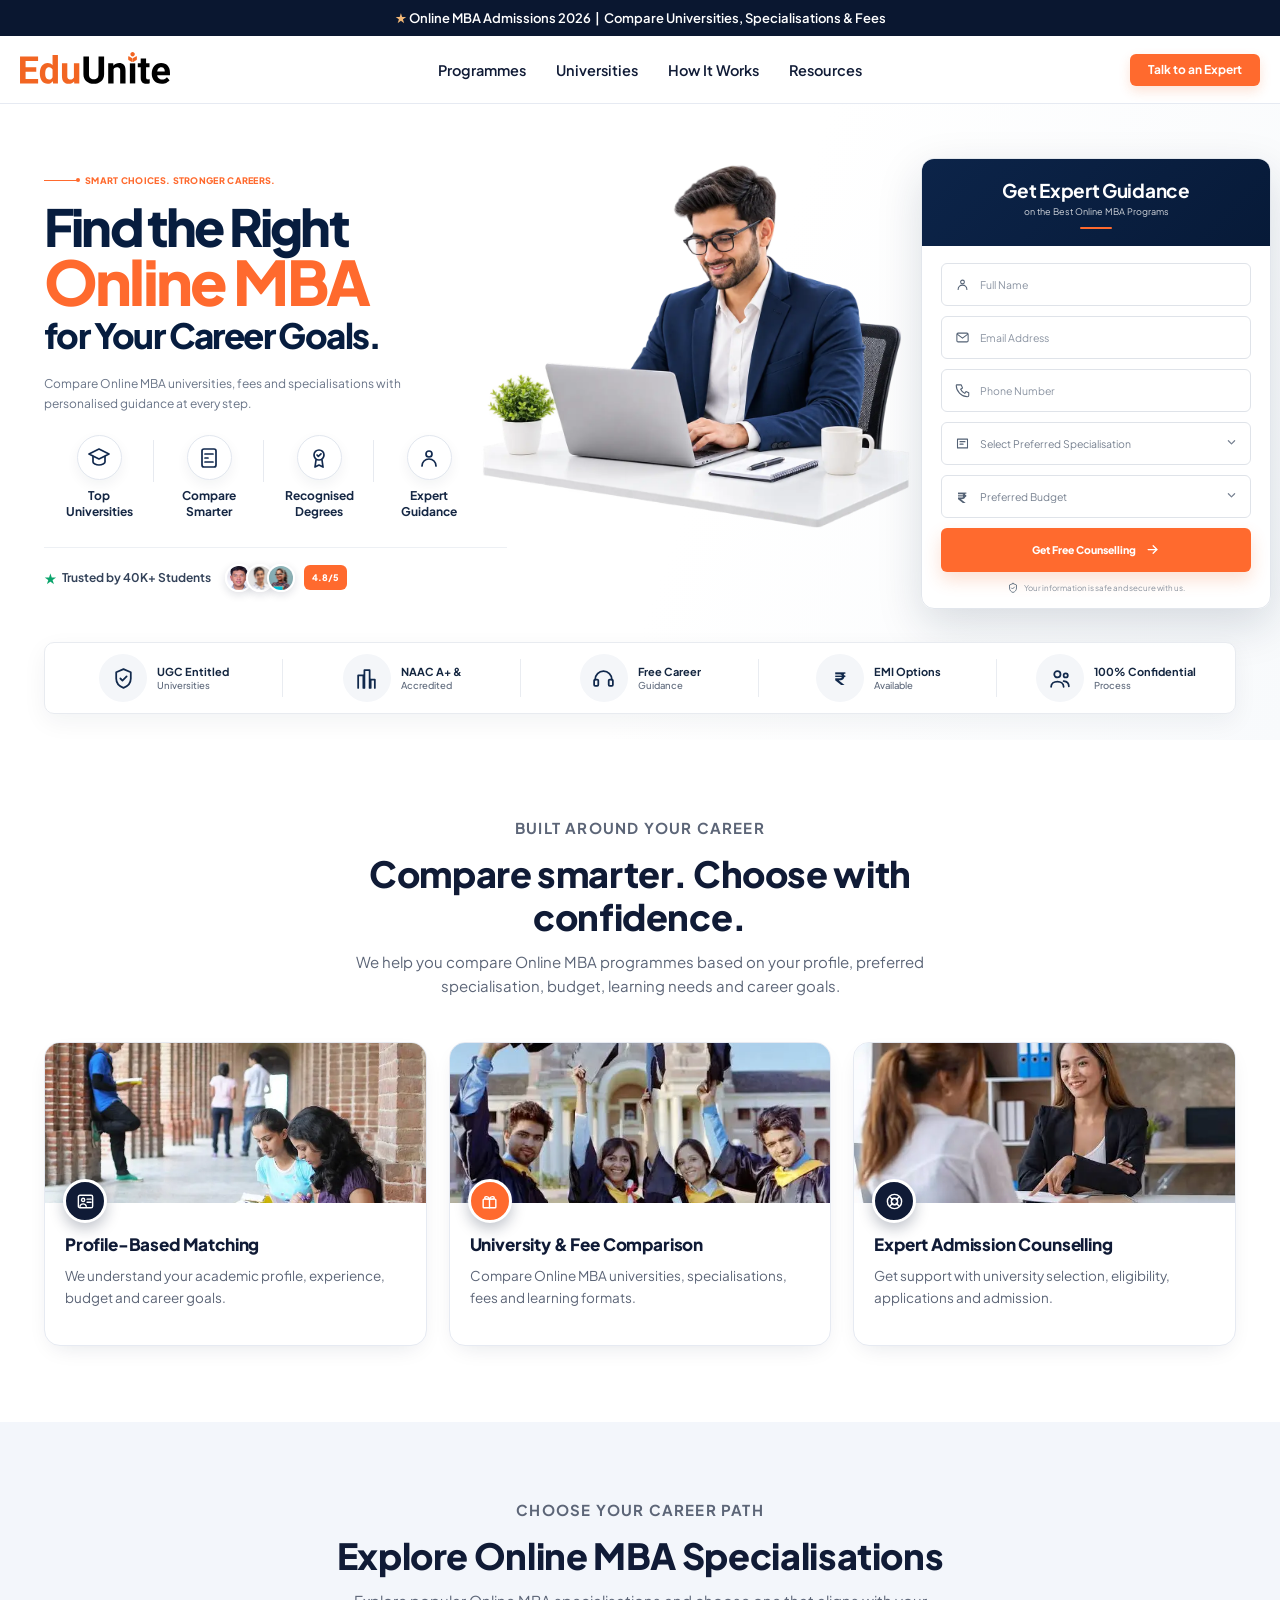
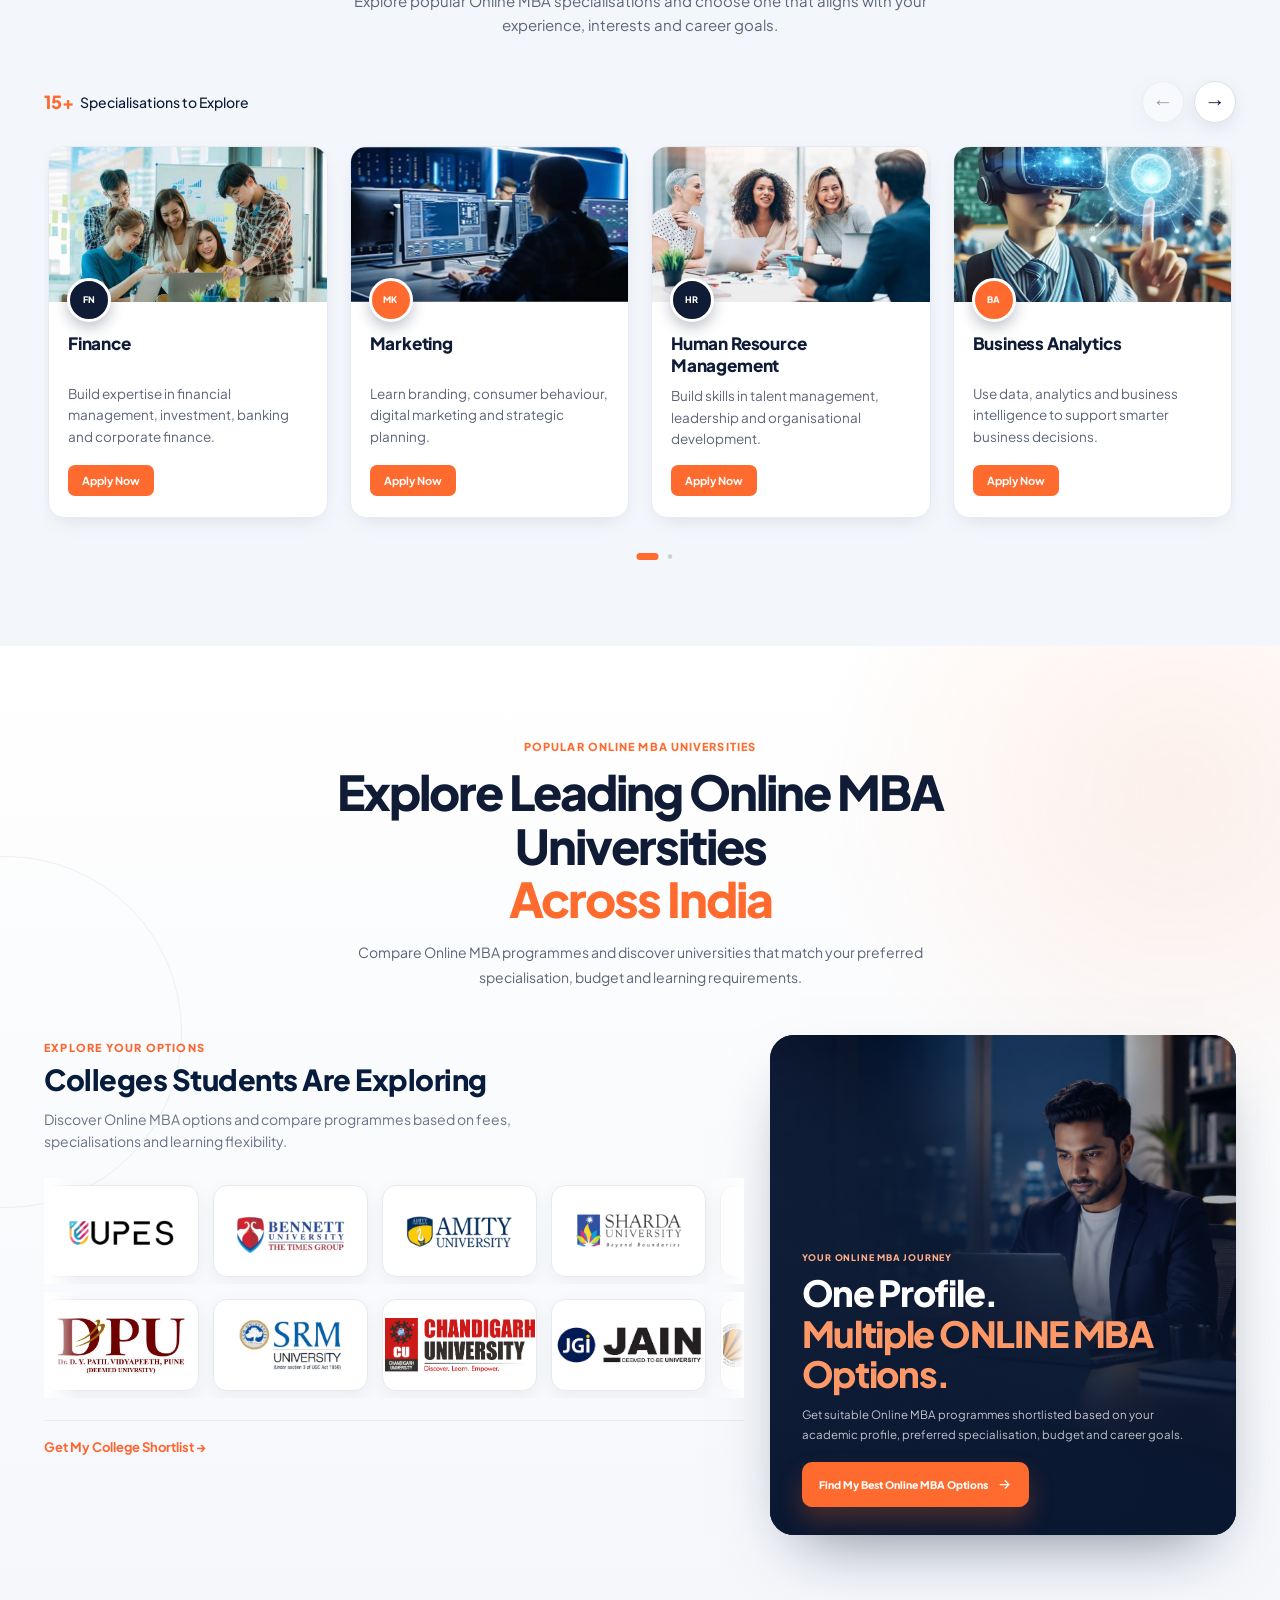
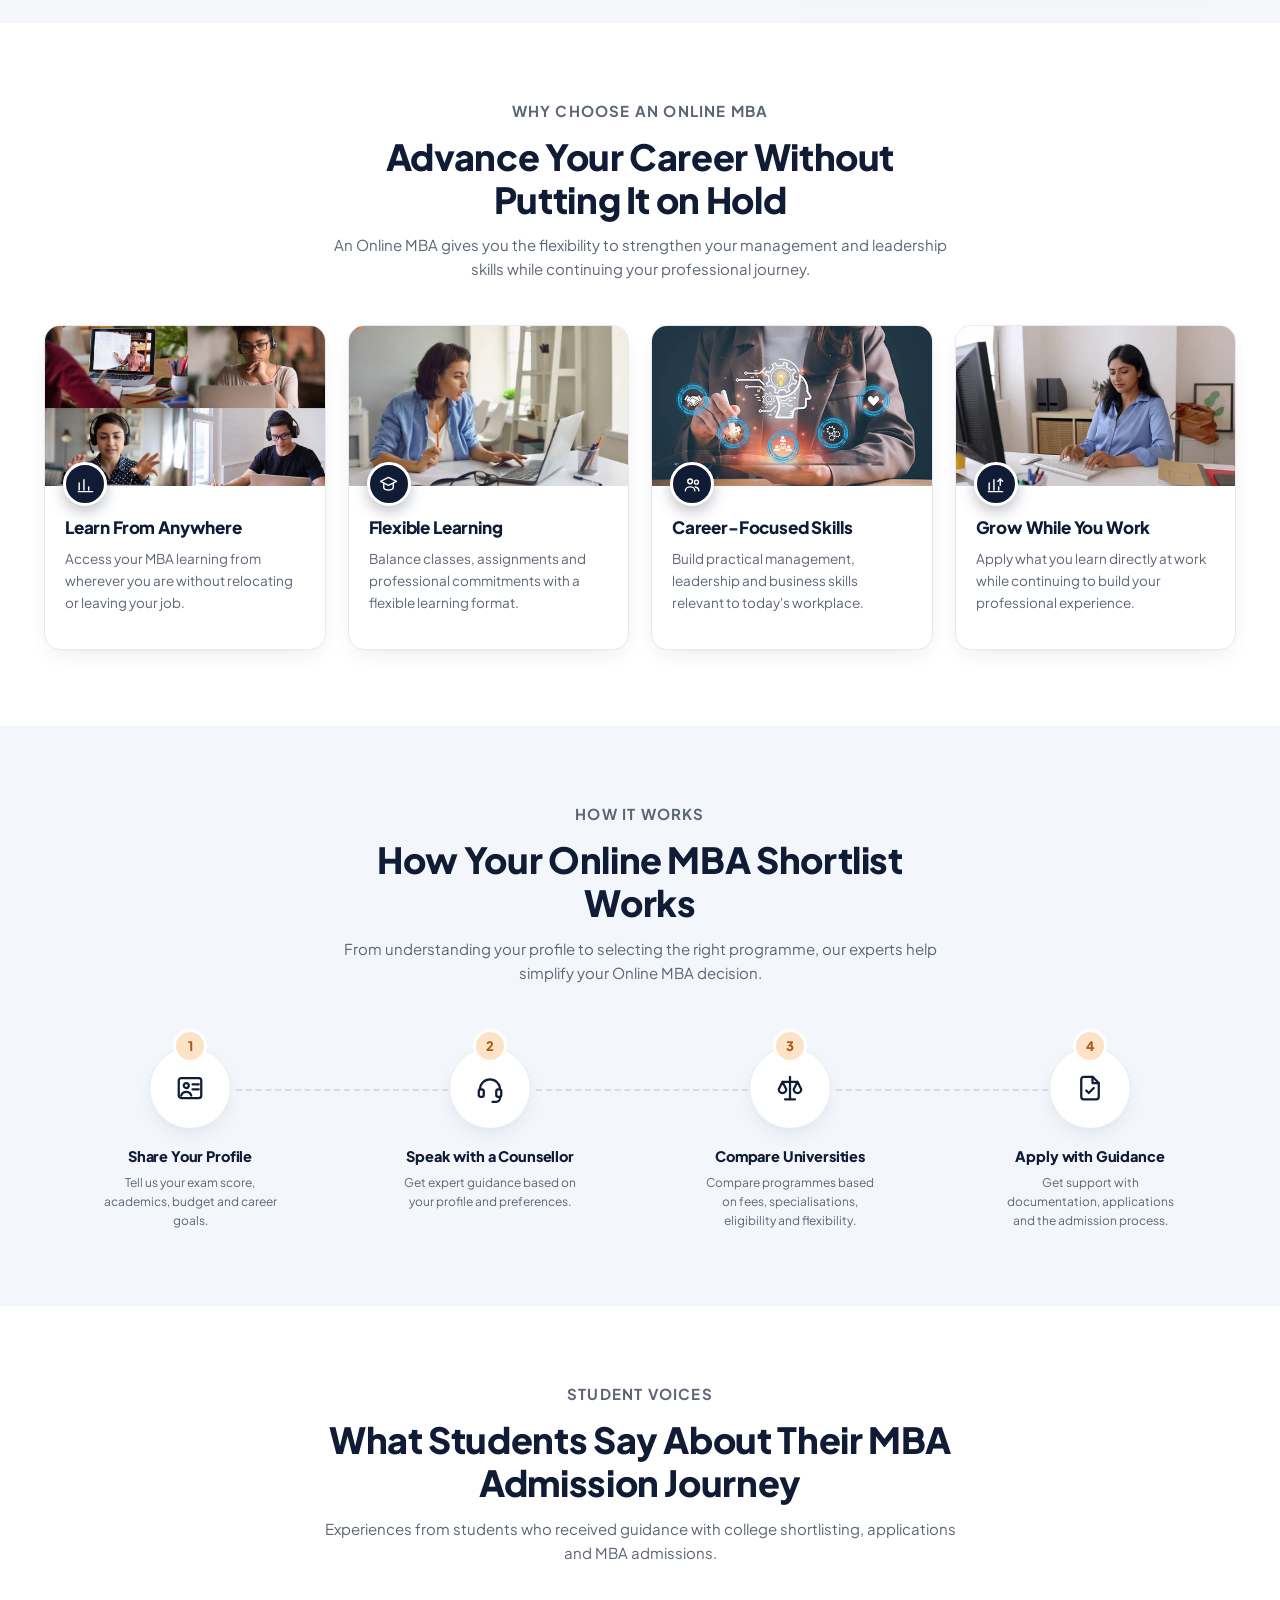
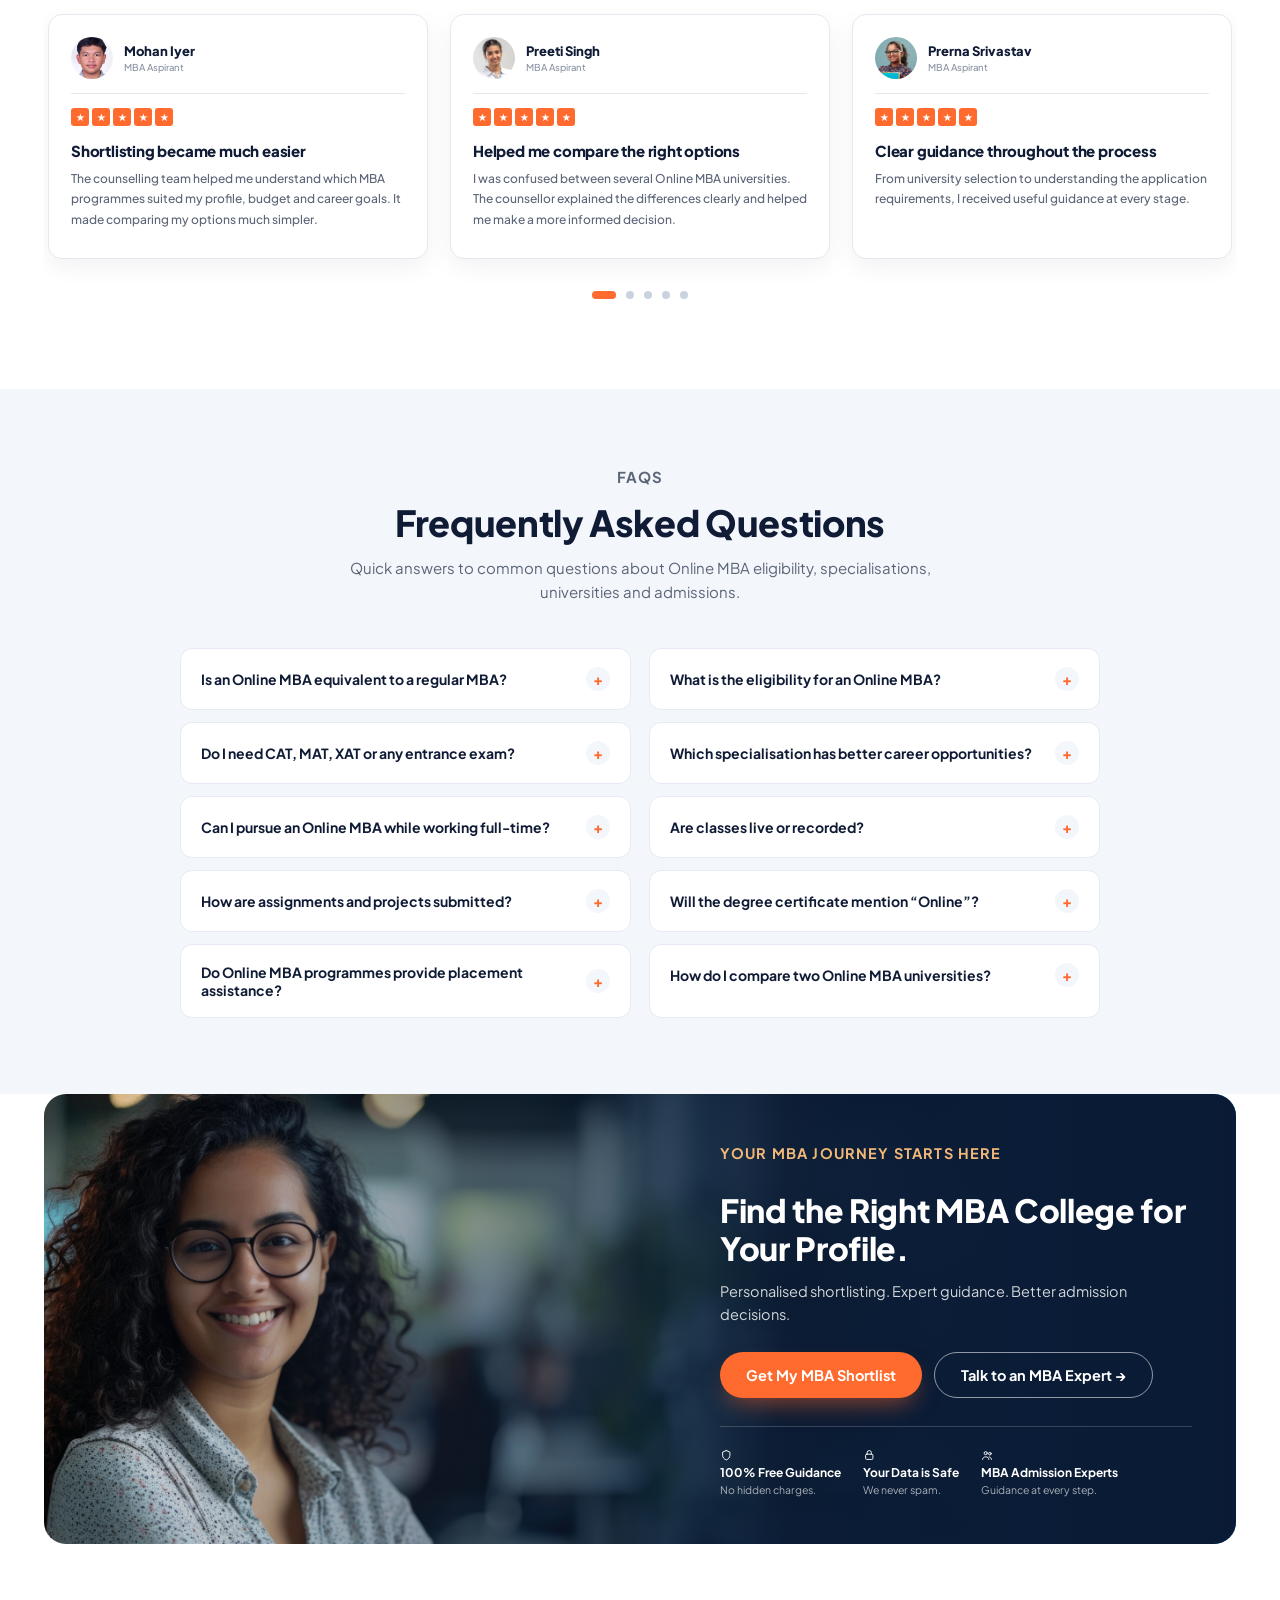
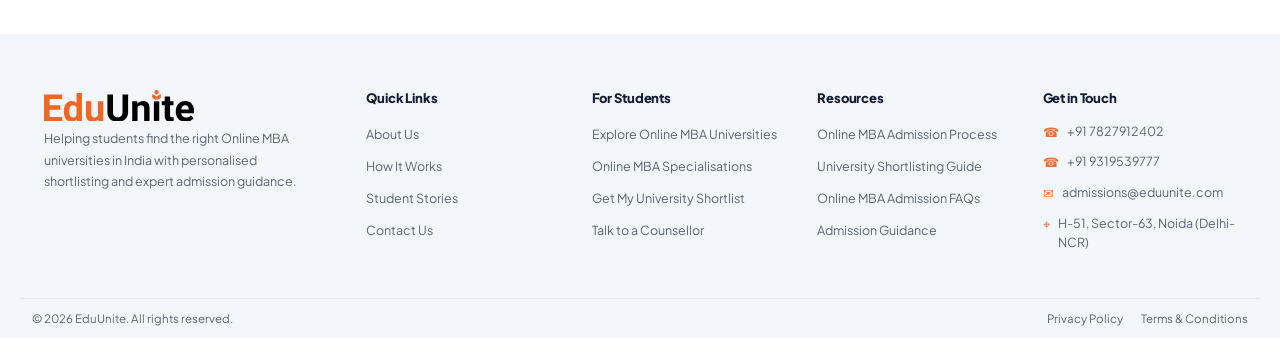
<file: online-mba/index.html>
<!DOCTYPE html>
<html lang="en">

<head>
    <meta charset="UTF-8">
    <meta name="viewport" content="width=device-width, initial-scale=1.0">
    <title>Online MBA Admission 2026 | Compare Universities & Get Expert Guidance | EduUnite</title>
    <meta name="description"
        content="Explore Online MBA programmes from leading universities in India. Compare specialisations, fees, eligibility and learning options with personalised guidance from EduUnite.">
    <link rel="preconnect" href="https://fonts.googleapis.com">
    <link rel="preconnect" href="https://fonts.gstatic.com" crossorigin>
    <link href="https://fonts.googleapis.com/css2?family=Plus+Jakarta+Sans:wght@400;500;600;700;800&display=swap"
        rel="stylesheet">
    <link rel="stylesheet" href="assets/css/swiper-bundle.min.css">
    <link rel="stylesheet" href="assets/css/style.css">
    <link rel="icon" type="image/x-icon" href="../images/favicon.ico">

    <!-- Google tag (gtag.js) -->
    <script async src="https://www.googletagmanager.com/gtag/js?id=G-DC4TXQNWMM"></script>
    <script>
        window.dataLayer = window.dataLayer || [];
        function gtag() { dataLayer.push(arguments); }
        gtag('js', new Date());
        gtag('config', 'G-DC4TXQNWMM');
    </script>

    <!-- Meta Pixel Code -->
    <script>
        !function (f, b, e, v, n, t, s) {
            if (f.fbq) return; n = f.fbq = function () {
                n.callMethod ?
                    n.callMethod.apply(n, arguments) : n.queue.push(arguments)
            };
            if (!f._fbq) f._fbq = n; n.push = n; n.loaded = !0; n.version = '2.0';
            n.queue = []; t = b.createElement(e); t.async = !0;
            t.src = v; s = b.getElementsByTagName(e)[0];
            s.parentNode.insertBefore(t, s)
        }(window, document, 'script',
            'https://connect.facebook.net/en_US/fbevents.js');
        fbq('init', '2550427602085832');
        fbq('track', 'PageView');
    </script>
    <noscript><img height="1" width="1" style="display:none"
            src="https://www.facebook.com/tr?id=2550427602085832&ev=PageView&noscript=1" /></noscript>

</head>

<body>

    <div class="topbar">
        <span class="star">★</span>
        Online MBA Admissions 2026 &nbsp;|&nbsp;
        Compare Universities, Specialisations &amp; Fees
    </div>

    <header class="site">
        <div class="wrap nav-shell">
            <a href="#top" class="brand">
                <span class="logo"><svg xmlns="http://www.w3.org/2000/svg" xml:space="preserve" width="150"
                        version="1.1"
                        style="shape-rendering:geometricPrecision; text-rendering:geometricPrecision; image-rendering:optimizeQuality; fill-rule:evenodd; clip-rule:evenodd"
                        viewBox="0 0 504.7 107.02" xmlns:xlink="http://www.w3.org/1999/xlink"
                        xmlns:xodm="http://www.corel.com/coreldraw/odm/2003">
                        <defs>
                            <style type="text/css">
                                <![CDATA[
                                .fil1 {
                                    fill: black;
                                    fill-rule: nonzero
                                }

                                .fil0 {
                                    fill: #F26522;
                                    fill-rule: nonzero
                                }
                                ]]>
                            </style>
                        </defs>
                        <g id="Layer_x0020_1">
                            <metadata id="CorelCorpID_0Corel-Layer" />
                            <g id="_1513704495360">
                                <path class="fil0"
                                    d="M366.35 14.38l10.08 5.74c0,0 1.88,1.01 2.17,3.47 0.29,2.46 0,8.92 0,8.92 0,0 0.1,1.4 -1.93,1.21l-10.61 -6.08c0,0 -1.93,-1.54 -1.98,-3.57l0 -8.49c0,0 0.34,-2.32 2.27,-1.21z" />
                                <path class="fil0"
                                    d="M381.05 33.44l10.08 -5.74c0,0 1.88,-1.01 2.17,-3.47 0.29,-2.46 0,-8.92 0,-8.92 0,0 0.1,-1.4 -1.93,-1.21l-10.61 6.08c0,0 -1.93,1.54 -1.98,3.57l0 8.49c0,0 0.34,2.32 2.27,1.21z" />
                                <path class="fil0"
                                    d="M386.3 7.44c0,4.11 -3.33,7.44 -7.44,7.44 -4.11,0 -7.44,-3.33 -7.44,-7.44 0,-4.11 3.33,-7.44 7.44,-7.44 4.11,0 7.44,3.33 7.44,7.44z" />
                                <polygon class="fil0"
                                    points="54.67,66.39 18.72,66.39 18.72,90.73 60.91,90.73 60.91,105.77 -0,105.77 -0,14.91 60.79,14.91 60.79,30.07 18.72,30.07 18.72,51.73 54.67,51.73 " />
                                <path class="fil0"
                                    d="M84.75 72.82c0,2.75 0.23,5.3 0.69,7.68 0.46,2.37 1.2,4.44 2.22,6.21 1.02,1.77 2.35,3.16 3.99,4.18 1.64,1.02 3.65,1.53 6.02,1.53 2.91,0 5.34,-0.62 7.27,-1.87 1.93,-1.25 3.44,-2.97 4.52,-5.18l0 -26.65c-1.08,-2.25 -2.59,-3.98 -4.52,-5.21 -1.93,-1.23 -4.32,-1.84 -7.15,-1.84 -2.37,0 -4.39,0.51 -6.05,1.53 -1.66,1.02 -3.01,2.42 -4.03,4.21 -1.02,1.79 -1.77,3.89 -2.25,6.3 -0.48,2.41 -0.72,5.01 -0.72,7.8l0 1.31zm-18.04 -1.31c0,-5.12 0.59,-9.8 1.78,-14.04 1.19,-4.24 2.9,-7.88 5.15,-10.92 2.25,-3.04 5.01,-5.39 8.3,-7.05 3.29,-1.66 7.03,-2.5 11.23,-2.5 3.45,0 6.52,0.65 9.21,1.93 2.68,1.29 5.04,3.1 7.08,5.43l0 -34.45 18.1 0 0 95.86 -16.29 0 -0.87 -7.18c-2.12,2.66 -4.6,4.73 -7.43,6.21 -2.83,1.48 -6.14,2.22 -9.92,2.22 -4.16,0 -7.87,-0.86 -11.14,-2.59 -3.27,-1.73 -6.02,-4.11 -8.27,-7.15 -2.25,-3.04 -3.96,-6.65 -5.15,-10.83 -1.19,-4.18 -1.78,-8.73 -1.78,-13.64l0 -1.31z" />
                                <path class="fil0"
                                    d="M181.99 98.91c-2.12,2.58 -4.7,4.58 -7.74,5.99 -3.04,1.41 -6.62,2.12 -10.74,2.12 -3.33,0 -6.37,-0.47 -9.11,-1.4 -2.75,-0.94 -5.11,-2.41 -7.08,-4.43 -1.98,-2.02 -3.51,-4.62 -4.59,-7.8 -1.08,-3.18 -1.62,-7 -1.62,-11.45l0 -43.69 18.04 0 0 43.82c0,1.87 0.24,3.48 0.72,4.81 0.48,1.33 1.14,2.4 2,3.21 0.85,0.81 1.86,1.4 3.03,1.78 1.16,0.37 2.45,0.56 3.87,0.56 3.25,0 5.89,-0.56 7.93,-1.69 2.04,-1.12 3.6,-2.68 4.68,-4.68l0 -47.81 18.1 0 0 67.54 -16.98 0 -0.5 -6.87z" />
                                <path class="fil1"
                                    d="M283.02 14.91l0 59.97c0,5.24 -0.87,9.87 -2.62,13.89 -1.75,4.02 -4.16,7.38 -7.24,10.08 -3.08,2.71 -6.75,4.74 -11.01,6.12 -4.27,1.37 -8.91,2.06 -13.95,2.06 -5.08,0 -9.75,-0.69 -14.01,-2.06 -4.26,-1.37 -7.94,-3.41 -11.02,-6.12 -3.08,-2.7 -5.48,-6.06 -7.21,-10.08 -1.73,-4.01 -2.59,-8.64 -2.59,-13.89l0 -59.97 18.72 0 0 59.97c0,5.95 1.42,10.29 4.28,13.01 2.85,2.73 6.79,4.09 11.83,4.09 5.08,0 9.02,-1.36 11.83,-4.09 2.81,-2.72 4.21,-7.06 4.21,-13.01l0 -59.97 18.79 0z" />
                                <path class="fil1"
                                    d="M313.79 38.25l0.56 7.8c2.33,-2.91 5.14,-5.15 8.43,-6.71 3.29,-1.56 6.95,-2.34 10.98,-2.34 3.2,0 6.12,0.45 8.74,1.34 2.62,0.89 4.87,2.36 6.74,4.4 1.87,2.04 3.32,4.7 4.34,7.99 1.02,3.29 1.53,7.32 1.53,12.11l0 42.94 -18.04 0 0 -43.06c0,-2.16 -0.24,-3.95 -0.72,-5.37 -0.48,-1.41 -1.18,-2.54 -2.09,-3.37 -0.92,-0.83 -2.04,-1.42 -3.37,-1.78 -1.33,-0.35 -2.87,-0.53 -4.62,-0.53 -2.66,0 -4.94,0.58 -6.83,1.75 -1.89,1.17 -3.42,2.75 -4.59,4.74l0 47.62 -18.04 0 0 -67.53 16.98 0z" />
                                <polygon class="fil1" points="387.81,105.77 369.71,105.77 369.71,38.25 387.81,38.25 " />
                                <path class="fil1"
                                    d="M424.25 21.65l0 16.6 11.55 0 0 13.23 -11.55 0 0 33.7c0,1.41 0.15,2.58 0.44,3.49 0.29,0.92 0.73,1.63 1.31,2.15 0.58,0.52 1.3,0.87 2.15,1.06 0.85,0.19 1.86,0.28 3.03,0.28 1.08,0 2.07,-0.04 2.96,-0.12 0.89,-0.08 1.67,-0.19 2.34,-0.31l0 13.67c-1.5,0.46 -3.13,0.84 -4.9,1.15 -1.77,0.31 -3.78,0.47 -6.02,0.47 -2.95,0 -5.62,-0.36 -7.99,-1.09 -2.37,-0.73 -4.4,-1.88 -6.08,-3.46 -1.69,-1.58 -2.99,-3.64 -3.9,-6.18 -0.92,-2.54 -1.37,-5.6 -1.37,-9.17l0 -35.64 -9.86 0 0 -13.23 9.86 0 0 -16.6 18.04 0z" />
                                <path class="fil1"
                                    d="M474.86 51.6c-1.96,0 -3.67,0.34 -5.15,1.03 -1.48,0.69 -2.75,1.64 -3.81,2.87 -1.06,1.23 -1.92,2.69 -2.59,4.4 -0.67,1.71 -1.14,3.6 -1.43,5.68l25.09 0 0 -1.44c-0.04,-1.79 -0.3,-3.45 -0.78,-4.99 -0.48,-1.54 -1.21,-2.87 -2.18,-3.99 -0.98,-1.12 -2.23,-2 -3.74,-2.62 -1.52,-0.62 -3.32,-0.94 -5.4,-0.94zm2.06 55.42c-5.24,0 -9.93,-0.85 -14.07,-2.56 -4.14,-1.71 -7.66,-4.03 -10.55,-6.99 -2.89,-2.95 -5.1,-6.42 -6.62,-10.39 -1.52,-3.97 -2.28,-8.23 -2.28,-12.76l0 -2.43c0,-5.12 0.74,-9.81 2.22,-14.07 1.48,-4.26 3.58,-7.94 6.3,-11.02 2.72,-3.08 6.03,-5.48 9.92,-7.21 3.89,-1.73 8.25,-2.59 13.07,-2.59 4.87,0 9.15,0.8 12.86,2.4 3.7,1.6 6.81,3.85 9.33,6.74 2.52,2.89 4.41,6.38 5.68,10.45 1.27,4.08 1.9,8.61 1.9,13.6l0 7.68 -43 0c0.29,2.21 0.88,4.2 1.78,5.99 0.89,1.79 2.04,3.32 3.43,4.59 1.39,1.27 3.03,2.26 4.9,2.96 1.87,0.71 3.97,1.06 6.3,1.06 3.29,0 6.32,-0.61 9.11,-1.84 2.79,-1.23 5.18,-3.13 7.18,-5.71l8.86 9.92c-1.08,1.54 -2.43,3.04 -4.06,4.49 -1.62,1.46 -3.54,2.76 -5.74,3.9 -2.21,1.14 -4.69,2.06 -7.46,2.75 -2.77,0.69 -5.79,1.03 -9.08,1.03z" />
                            </g>
                        </g>
                    </svg></span>

            </a>

            <nav class="main-nav" aria-label="Primary">
                <a href="#programmes">Programmes </a>
                <a href="#colleges">Universities </a>
                <a href="#how-it-works">How It Works</a>
                <a href="#resources">Resources </a>
            </nav>

            <div class="nav-actions">
                <a href="#enquire" class="nav-expert-btn">
                    Talk to an Expert
                </a>
                <button class="menu-toggle" type="button" aria-label="Open navigation menu" aria-controls="mobileNav"
                    aria-expanded="false">
                    <span></span><span></span><span></span>
                </button>
            </div>
        </div>

        <nav class="mobile-nav" id="mobileNav" aria-label="Mobile navigation">
            <a href="#programmes">Programmes</a>
            <a href="#colleges">Colleges</a>
            <a href="#how-it-works">How It Works</a>
            <a href="#resources">Resources</a>
            <a href="#enquire" class="mobile-nav__cta btn btn-orange">Get My Shortlist</a>
        </nav>
    </header>

    <!-- HERO -->
    <!-- =========================================================
     ONLINE MBA HERO
========================================================= -->
    <section class="mba-hero" id="top">

        <!-- Background -->



        <div class="wrap mba-hero__main">

            <!-- =====================================================
             LEFT CONTENT
        ====================================================== -->
            <div class="mba-hero__content">

                <div class="mba-hero__kicker">
                    <span></span>
                    Smart Choices. Stronger Careers.
                </div>


                <h1>
                    Find the Right
                    <span>Online MBA</span>
                    <small>for Your Career Goals.</small>
                </h1>


                <p class="mba-hero__description">
                    Compare Online MBA universities, fees and specialisations
                    with personalised guidance at every step.
                </p>


                <!-- Quick Benefits -->
                <div class="mba-hero__features">

                    <!-- 1 -->
                    <div class="mba-hero__feature">

                        <span class="mba-hero__feature-icon">
                            <svg viewBox="0 0 24 24">
                                <path d="M12 3 2 8l10 5 10-5-10-5Z"></path>
                                <path d="M6 10.5V16c0 1.5 3 3 6 3s6-1.5 6-3v-5.5"></path>
                            </svg>
                        </span>

                        <span>Top<br>Universities</span>

                    </div>


                    <!-- 2 -->
                    <div class="mba-hero__feature">

                        <span class="mba-hero__feature-icon">
                            <svg viewBox="0 0 24 24">
                                <rect x="5" y="3" width="14" height="18" rx="2"></rect>
                                <path d="M8 8h8M8 12h3M8 16h8"></path>
                            </svg>
                        </span>

                        <span>Compare<br>Smarter</span>

                    </div>


                    <!-- 3 -->
                    <div class="mba-hero__feature">

                        <span class="mba-hero__feature-icon">
                            <svg viewBox="0 0 24 24">
                                <circle cx="12" cy="9" r="5"></circle>
                                <path d="m9 14-1 7 4-2 4 2-1-7"></path>
                                <path d="m10 9 1.3 1.3L14 7.8"></path>
                            </svg>
                        </span>

                        <span>Recognised<br>Degrees</span>

                    </div>


                    <!-- 4 -->
                    <div class="mba-hero__feature">

                        <span class="mba-hero__feature-icon">
                            <svg viewBox="0 0 24 24">
                                <circle cx="12" cy="8" r="3"></circle>
                                <path d="M5 20c0-4 3-7 7-7s7 3 7 7"></path>
                            </svg>
                        </span>

                        <span>Expert<br>Guidance</span>

                    </div>

                </div>


                <!-- Trust Row -->
                <div class="mba-hero__trust">

                    <div class="mba-hero__trusted-text">
                        <span class="mba-hero__trust-star">★</span>
                        <span>Trusted by 40K+ Students</span>
                    </div>


                    <div class="mba-hero__avatars">

                        <img src="assets/images/reviews/student-1.webp" alt="Online MBA student">

                        <img src="assets/images/reviews/student-2.webp" alt="Online MBA student">

                        <img src="assets/images/reviews/student-3.webp" alt="Online MBA student">

                    </div>


                    <span class="mba-hero__rating">
                        4.8/5
                    </span>

                </div>

            </div>



            <!-- =====================================================
             EMPTY CENTRE
             hero-bg.png person appears here
        ====================================================== -->
            <div class="mba-hero__visual" aria-hidden="true">

                <img src="assets/images/hero-bg.webp" alt="" class="mba-hero__person">

            </div>

            <!-- =====================================================
             FORM
        ====================================================== -->
            <div class="mba-hero-form" id="enquire">

                <div class="mba-hero-form__header">

                    <h2>
                        Get Expert Guidance
                    </h2>

                    <p>
                        on the Best Online MBA Programs
                    </p>

                    <span></span>

                </div>


                <form class="mba-hero-form__body" id="europe-shortlist-form" data-lead-form novalidate>

                    <input type="hidden" name="form_started_at" value="">

                    <input class="lead-honeypot" type="text" name="website" tabindex="-1" autocomplete="off"
                        aria-hidden="true">


                    <!-- Full Name -->
                    <div class="mba-form-field">

                        <span class="mba-form-field__icon">
                            <svg viewBox="0 0 24 24">
                                <circle cx="12" cy="8" r="3"></circle>
                                <path d="M5 20c0-4 3-7 7-7s7 3 7 7"></path>
                            </svg>
                        </span>

                        <input type="text" id="fullName" name="name" placeholder="Full Name" autocomplete="name"
                            required>

                    </div>


                    <!-- Email -->
                    <div class="mba-form-field">

                        <span class="mba-form-field__icon">
                            <svg viewBox="0 0 24 24">
                                <rect x="3" y="5" width="18" height="14" rx="2"></rect>
                                <path d="m4 7 8 6 8-6"></path>
                            </svg>
                        </span>

                        <input type="email" id="email" name="email" placeholder="Email Address" autocomplete="email"
                            required>

                    </div>


                    <!-- Phone -->
                    <div class="mba-form-field mba-form-field--phone">

                        <span class="mba-form-field__icon">
                            <svg viewBox="0 0 24 24">
                                <path
                                    d="M6 3h4l2 5-3 2c1.4 3 3.6 5.2 6.6 6.6l2-3 4.4 2V20c0 1.1-.9 2-2 2C10.6 22 2 13.4 2 4c0-.6.4-1 1-1h3Z">
                                </path>
                            </svg>
                        </span>

                        <input type="tel" id="phone" name="phone" placeholder="Phone Number" autocomplete="tel"
                            inputmode="numeric" maxlength="10" pattern="[0-9]{10}" required>

                    </div>


                    <!-- Preferred Specialisation -->
                    <div class="mba-form-field mba-form-field--select">

                        <span class="mba-form-field__icon">
                            <svg viewBox="0 0 24 24">
                                <path d="M4 5h16v14H4z"></path>
                                <path d="M8 9h8M8 13h5"></path>
                            </svg>
                        </span>

                        <select id="courseInterest" name="course" required>

                            <option value="" selected disabled>
                                Select Preferred Specialisation
                            </option>

                            <option value="Finance">Finance</option>
                            <option value="Marketing">Marketing</option>

                            <option value="Human Resources">
                                Human Resources
                            </option>

                            <option value="Business Analytics">
                                Business Analytics
                            </option>

                            <option value="Operations">
                                Operations
                            </option>

                            <option value="IT & Systems">
                                IT &amp; Systems
                            </option>

                            <option value="International Business">
                                International Business
                            </option>

                            <option value="Healthcare Management">
                                Healthcare Management
                            </option>

                            <option value="Supply Chain & Logistics">
                                Supply Chain &amp; Logistics
                            </option>

                            <option value="Digital Marketing">
                                Digital Marketing
                            </option>

                            <option value="Project Management">
                                Project Management
                            </option>

                            <option value="General Management">
                                General Management
                            </option>

                        </select>


                        <span class="mba-form-field__arrow">
                            <svg viewBox="0 0 24 24">
                                <path d="m7 10 5 5 5-5"></path>
                            </svg>
                        </span>

                    </div>


                    <!-- Budget -->
                    <div class="mba-form-field mba-form-field--select">

                        <span class="mba-form-field__icon mba-form-field__rupee">
                            ₹
                        </span>

                        <select id="preferredBudget" name="preferred_budget">

                            <option value="" selected disabled>
                                Preferred Budget
                            </option>

                            <option value="Under ₹1 Lakh">
                                Under ₹1 Lakh
                            </option>

                            <option value="₹1 - ₹2 Lakh">
                                ₹1 - ₹2 Lakh
                            </option>

                            <option value="₹2 - ₹3 Lakh">
                                ₹2 - ₹3 Lakh
                            </option>

                            <option value="₹3 Lakh+">
                                ₹3 Lakh+
                            </option>

                        </select>


                        <span class="mba-form-field__arrow">
                            <svg viewBox="0 0 24 24">
                                <path d="m7 10 5 5 5-5"></path>
                            </svg>
                        </span>

                    </div>


                    <!-- Submit -->
                    <button type="submit" class="mba-hero-form__submit">

                        <span>Get Free Counselling</span>

                        <svg viewBox="0 0 24 24">
                            <path d="M5 12h14"></path>
                            <path d="m13 6 6 6-6 6"></path>
                        </svg>

                    </button>


                    <p class="mba-hero-form__privacy">

                        <svg viewBox="0 0 24 24">
                            <path d="M12 3 5 6v6c0 4.5 3 7.5 7 9 4-1.5 7-4.5 7-9V6l-7-3Z"></path>
                            <path d="m9 12 2 2 4-4"></path>
                        </svg>

                        Your information is safe and secure with us.

                    </p>


                    <p class="form-status" role="status" aria-live="polite"></p>

                </form>

            </div>

        </div>



        <!-- =====================================================
         BOTTOM TRUST BAR
    ====================================================== -->
        <div class="wrap">

            <div class="mba-hero__trustbar">


                <div class="mba-trust-item">

                    <span>
                        <svg viewBox="0 0 24 24">
                            <path d="M12 3 5 6v6c0 4.5 3 7.5 7 9 4-1.5 7-4.5 7-9V6l-7-3Z"></path>
                            <path d="m9 12 2 2 4-4"></path>
                        </svg>
                    </span>

                    <strong>
                        UGC Entitled
                        <small>Universities</small>
                    </strong>

                </div>


                <div class="mba-trust-item">

                    <span>
                        <svg viewBox="0 0 24 24">
                            <path d="M4 21V9h5v12M10 21V4h5v17M16 21v-8h4v8"></path>
                        </svg>
                    </span>

                    <strong>
                        NAAC A+ &amp;
                        <small>Accredited</small>
                    </strong>

                </div>


                <div class="mba-trust-item">

                    <span>
                        <svg viewBox="0 0 24 24">
                            <path d="M4 13a8 8 0 0 1 16 0"></path>
                            <rect x="3" y="13" width="4" height="6" rx="1"></rect>
                            <rect x="17" y="13" width="4" height="6" rx="1"></rect>
                        </svg>
                    </span>

                    <strong>
                        Free Career
                        <small>Guidance</small>
                    </strong>

                </div>


                <div class="mba-trust-item">

                    <span class="mba-trust-item__rupee">
                        ₹
                    </span>

                    <strong>
                        EMI Options
                        <small>Available</small>
                    </strong>

                </div>


                <div class="mba-trust-item">

                    <span>
                        <svg viewBox="0 0 24 24">
                            <circle cx="9" cy="8" r="3"></circle>
                            <path d="M3 20c0-3 2.7-5 6-5s6 2 6 5"></path>
                            <circle cx="17" cy="9" r="2"></circle>
                            <path d="M15 14.5c3 .3 5 2 5 5"></path>
                        </svg>
                    </span>

                    <strong>
                        100% Confidential
                        <small>Process</small>
                    </strong>

                </div>

            </div>

        </div>

    </section>

    <!-- SMART SHORTLISTING -->
    <section id="resources">
        <div class="wrap">
            <div class="section-head">
                <p class="eyebrow">BUILT AROUND YOUR CAREER</p>
                <h2>Compare smarter. Choose with confidence.</h2>
                <p>We help you compare Online MBA programmes based on your profile,
                    preferred specialisation, budget, learning needs and career goals.</p>
            </div>
            <div class="card-grid">
                <article class="photo-card">
                    <div class="media"><img src="assets/images/profile-matching.webp"
                            alt="Students reviewing profile on a laptop" loading="lazy"><span class="badge"><svg
                                class="icon" viewBox="0 0 24 24">
                                <rect x="3" y="4" width="18" height="16" rx="2" />
                                <circle cx="9" cy="10" r="2" />
                                <path d="M5 18c.5-2 2-3 4-3s3.5 1 4 3" />
                                <path d="M14 9h5M14 13h5" />
                            </svg></span></div>
                    <div class="body">
                        <h3>Profile-Based Matching</h3>
                        <p>We understand your academic profile, experience, budget and career goals.</p>
                    </div>
                </article>
                <article class="photo-card">
                    <div class="media"><img src="assets/images/top-university.webp"
                            alt="Map of India showing MBA college options" loading="lazy"><span
                            class="badge orange"><svg class="icon" viewBox="0 0 24 24">
                                <rect x="4" y="9" width="16" height="11" rx="1" />
                                <path d="M12 9v11" />
                                <path d="M12 9c-1.5-4-6-4-6-1.2C6 9 9 9 12 9Z" />
                                <path d="M12 9c1.5-4 6-4 6-1.2C18 9 15 9 12 9Z" />
                            </svg></span></div>
                    <div class="body">
                        <h3>University & Fee Comparison</h3>
                        <p>Compare Online MBA universities, specialisations, fees and learning formats.</p>
                    </div>
                </article>
                <article class="photo-card">
                    <div class="media"><img src="assets/images/counsellor.webp"
                            alt="Counsellor meeting with a student and parents" loading="lazy"><span class="badge"><svg
                                class="icon" viewBox="0 0 24 24">
                                <circle cx="12" cy="12" r="9" />
                                <circle cx="12" cy="12" r="4" />
                                <path d="m6.3 6.3 3.4 3.4M14.3 14.3l3.4 3.4M17.7 6.3l-3.4 3.4M9.7 14.3l-3.4 3.4" />
                            </svg></span></div>
                    <div class="body">
                        <h3>Expert Admission Counselling</h3>
                        <p>Get support with university selection, eligibility, applications and admission.</p>
                    </div>
                </article>
            </div>
        </div>
    </section>

    <!-- =========================================================
     ONLINE MBA SPECIALISATIONS
========================================================= -->
    <section class="tint" id="programmes">

        <div class="wrap">

            <!-- Section Heading -->
            <div class="section-head">

                <p class="eyebrow">
                    CHOOSE YOUR CAREER PATH
                </p>

                <h2>
                    Explore Online MBA Specialisations
                </h2>

                <p>
                    Explore popular Online MBA specialisations and choose one
                    that aligns with your experience, interests and career goals.
                </p>

            </div>


            <!-- =================================================
             SLIDER TOP CONTROLS
        ================================================== -->
            <div class="specialisation-header">

                <div class="specialisation-count">
                    <strong>15+</strong>
                    <span>Specialisations to Explore</span>
                </div>


                <div class="specialisation-controls">

                    <button class="specialisation-prev" type="button" aria-label="Previous specialisation">
                        ←
                    </button>

                    <button class="specialisation-next" type="button" aria-label="Next specialisation">
                        →
                    </button>

                </div>

            </div>


            <!-- =================================================
             SPECIALISATION SWIPER
        ================================================== -->
            <div class="swiper specialisation-swiper" aria-label="Online MBA specialisations">

                <div class="swiper-wrapper">


                    <!-- 1. Finance -->
                    <div class="swiper-slide">

                        <article class="photo-card specialisation-card">

                            <div class="media">

                                <img src="assets/images/specialisation/finance.jpg" alt="Online MBA Finance"
                                    loading="lazy">

                                <span class="badge">
                                    FN
                                </span>

                            </div>

                            <div class="body">

                                <h3>Finance</h3>

                                <p>
                                    Build expertise in financial management,
                                    investment, banking and corporate finance.
                                </p>

                                <a href="#enquire" class="apply-now-btn">
                                    Apply Now
                                </a>

                            </div>

                        </article>

                    </div>


                    <!-- 2. Marketing -->
                    <div class="swiper-slide">

                        <article class="photo-card specialisation-card">

                            <div class="media">

                                <img src="assets/images/specialisation/marketing.webp" alt="Online MBA Marketing"
                                    loading="lazy">

                                <span class="badge orange">
                                    MK
                                </span>

                            </div>

                            <div class="body">

                                <h3>Marketing</h3>

                                <p>
                                    Learn branding, consumer behaviour,
                                    digital marketing and strategic planning.
                                </p>

                                <a href="#enquire" class="apply-now-btn">
                                    Apply Now
                                </a>

                            </div>

                        </article>

                    </div>


                    <!-- 3. Human Resource Management -->
                    <div class="swiper-slide">

                        <article class="photo-card specialisation-card">

                            <div class="media">

                                <img src="assets/images/specialisation/human.jfif"
                                    alt="Online MBA Human Resource Management" loading="lazy">

                                <span class="badge">
                                    HR
                                </span>

                            </div>

                            <div class="body">

                                <h3>Human Resource Management</h3>

                                <p>
                                    Build skills in talent management,
                                    leadership and organisational development.
                                </p>

                                <a href="#enquire" class="apply-now-btn">
                                    Apply Now</a>

                            </div>

                        </article>

                    </div>


                    <!-- 4. Business Analytics -->
                    <div class="swiper-slide">

                        <article class="photo-card specialisation-card">

                            <div class="media">

                                <img src="assets/images/specialisation/business-analytics.webp"
                                    alt="Online MBA Business Analytics" loading="lazy">

                                <span class="badge orange">
                                    BA
                                </span>

                            </div>

                            <div class="body">

                                <h3>Business Analytics</h3>

                                <p>
                                    Use data, analytics and business intelligence
                                    to support smarter business decisions.
                                </p>

                                <a href="#enquire" class="apply-now-btn">
                                    Apply Now
                                </a>

                            </div>

                        </article>

                    </div>


                    <!-- 5. Operations Management -->
                    <div class="swiper-slide">

                        <article class="photo-card specialisation-card">

                            <div class="media">

                                <img src="assets/images/specialisation/operation.jfif"
                                    alt="Online MBA Operations Management" loading="lazy">

                                <span class="badge">
                                    OP
                                </span>

                            </div>

                            <div class="body">

                                <h3>Operations Management</h3>

                                <p>
                                    Learn process improvement, quality management
                                    and efficient business operations.
                                </p>

                                <a href="#enquire" class="apply-now-btn">
                                    Apply Now
                                </a>

                            </div>

                        </article>

                    </div>


                    <!-- 6. IT & Systems -->
                    <div class="swiper-slide">

                        <article class="photo-card specialisation-card">

                            <div class="media">

                                <img src="assets/images/specialisation/it.jfif" alt="Online MBA IT and Systems"
                                    loading="lazy">

                                <span class="badge orange">
                                    IT
                                </span>

                            </div>

                            <div class="body">

                                <h3>IT &amp; Systems</h3>

                                <p>
                                    Combine management knowledge with technology,
                                    digital systems and IT strategy.
                                </p>

                                <a href="#enquire" class="apply-now-btn">
                                    Apply Now
                                </a>

                            </div>

                        </article>

                    </div>


                    <!-- 7. International Business -->
                    <div class="swiper-slide">

                        <article class="photo-card specialisation-card">

                            <div class="media">

                                <img src="assets/images/specialisation/international.jfif"
                                    alt="Online MBA International Business" loading="lazy">

                                <span class="badge">
                                    IB
                                </span>

                            </div>

                            <div class="body">

                                <h3>International Business</h3>

                                <p>
                                    Understand global markets, international trade
                                    and cross-border business strategy.
                                </p>

                                <a href="#enquire" class="apply-now-btn">
                                    Apply Now
                                </a>

                            </div>

                        </article>

                    </div>


                    <!-- 8. Healthcare Management -->
                    <div class="swiper-slide">

                        <article class="photo-card specialisation-card">

                            <div class="media">

                                <img src="assets/images/specialisation/healthcare.jfif"
                                    alt="Online MBA Healthcare Management" loading="lazy">

                                <span class="badge orange">
                                    HM
                                </span>

                            </div>

                            <div class="body">

                                <h3>Healthcare Management</h3>

                                <p>
                                    Develop management skills for hospitals,
                                    healthcare organisations and related services.
                                </p>

                                <a href="#enquire" class="apply-now-btn">
                                    Apply Now
                                </a>

                            </div>

                        </article>

                    </div>


                    <!-- 9. Supply Chain & Logistics -->
                    <div class="swiper-slide">

                        <article class="photo-card specialisation-card">

                            <div class="media">

                                <img src="assets/images/specialisation/supply.jfif"
                                    alt="Online MBA Supply Chain and Logistics" loading="lazy">

                                <span class="badge">
                                    SC
                                </span>

                            </div>

                            <div class="body">

                                <h3>Supply Chain &amp; Logistics</h3>

                                <p>
                                    Learn procurement, logistics, distribution
                                    and end-to-end supply chain management.
                                </p>

                                <a href="#enquire" class="apply-now-btn">
                                    Apply Now
                                </a>

                            </div>

                        </article>

                    </div>


                    <!-- 10. Digital Marketing -->
                    <div class="swiper-slide">

                        <article class="photo-card specialisation-card">

                            <div class="media">

                                <img src="assets/images/specialisation/digital.jfif" alt="Online MBA Digital Marketing"
                                    loading="lazy">

                                <span class="badge orange">
                                    DM
                                </span>

                            </div>

                            <div class="body">

                                <h3>Digital Marketing</h3>

                                <p>
                                    Explore digital strategy, social media,
                                    performance marketing and online branding.
                                </p>

                                <a href="#enquire" class="apply-now-btn">
                                    Apply Now
                                </a>

                            </div>

                        </article>

                    </div>


                    <!-- 11. Project Management -->
                    <div class="swiper-slide">

                        <article class="photo-card specialisation-card">

                            <div class="media">

                                <img src="assets/images/specialisation/project.jfif" alt="Online MBA Project Management"
                                    loading="lazy">

                                <span class="badge">
                                    PM
                                </span>

                            </div>

                            <div class="body">

                                <h3>Project Management</h3>

                                <p>
                                    Develop skills in project planning,
                                    execution, risk management and delivery.
                                </p>

                                <a href="#enquire" class="apply-now-btn">
                                    Apply Now
                                </a>

                            </div>

                        </article>

                    </div>


                    <!-- 12. Entrepreneurship -->
                    <div class="swiper-slide">

                        <article class="photo-card specialisation-card">

                            <div class="media">

                                <img src="assets/images/specialisation/entre.jfif" alt="Online MBA Entrepreneurship"
                                    loading="lazy">

                                <span class="badge orange">
                                    EN
                                </span>

                            </div>

                            <div class="body">

                                <h3>Entrepreneurship</h3>

                                <p>
                                    Learn business planning, innovation,
                                    startup strategy and venture development.
                                </p>

                                <a href="#enquire" class="apply-now-btn">
                                    Apply Now
                                </a>

                            </div>

                        </article>

                    </div>


                    <!-- 13. Banking & Financial Services -->
                    <div class="swiper-slide">

                        <article class="photo-card specialisation-card">

                            <div class="media">

                                <img src="assets/images/specialisation/finance.jpg"
                                    alt="Online MBA Banking and Financial Services" loading="lazy">

                                <span class="badge">
                                    BF
                                </span>

                            </div>

                            <div class="body">

                                <h3>Banking &amp; Financial Services</h3>

                                <p>
                                    Explore banking operations, financial products,
                                    risk and modern financial services.
                                </p>

                                <a href="#enquire" class="apply-now-btn">
                                    Apply Now
                                </a>

                            </div>

                        </article>

                    </div>


                    <!-- 14. Data Science & AI -->
                    <div class="swiper-slide">

                        <article class="photo-card specialisation-card">

                            <div class="media">

                                <img src="assets/images/specialisation/business-analytics.webp"
                                    alt="Online MBA Data Science and Artificial Intelligence" loading="lazy">

                                <span class="badge orange">
                                    AI
                                </span>

                            </div>

                            <div class="body">

                                <h3>Data Science &amp; AI</h3>

                                <p>
                                    Understand data-driven decision making,
                                    AI applications and emerging business technology.
                                </p>

                                <a href="#enquire" class="apply-now-btn">
                                    Apply Now
                                </a>

                            </div>

                        </article>

                    </div>


                    <!-- 15. General Management -->
                    <div class="swiper-slide">

                        <article class="photo-card specialisation-card">

                            <div class="media">

                                <img src="assets/images/specialisation/marketing.webp"
                                    alt="Online MBA General Management" loading="lazy">

                                <span class="badge">
                                    GM
                                </span>

                            </div>

                            <div class="body">

                                <h3>General Management</h3>

                                <p>
                                    Build broad expertise across finance,
                                    marketing, operations and leadership.
                                </p>

                                <a href="#enquire" class="apply-now-btn">
                                    Apply Now
                                </a>

                            </div>

                        </article>

                    </div>


                </div>


                <!-- Pagination -->
                <div class="swiper-pagination"></div>

            </div>


            <!-- Mobile Swipe Hint -->
            <p class="specialisation-swipe-hint">
                Swipe to explore more specialisations
                <span>→</span>
            </p>

        </div>

    </section>

    <section class="college-showcase" id="colleges">

        <div class="wrap">

            <!-- =================================================
             SECTION HEADING
        ================================================== -->
            <div class="college-showcase__heading">

                <span class="college-showcase__eyebrow">
                    POPULAR ONLINE MBA UNIVERSITIES
                </span>

                <h2>
                    Explore Leading Online MBA Universities
                    <span>Across India</span>
                </h2>

                <p>
                    Compare Online MBA programmes and discover universities that match
                    your preferred specialisation, budget and learning requirements.
                </p>

            </div>


            <div class="college-showcase__layout">


                <!-- =================================================
                 LEFT SIDE - MOVING COLLEGE LOGOS
            ================================================== -->
                <div class="college-showcase__cards college-marquee">


                    <!-- Intro -->
                    <div class="college-marquee__intro">

                        <span class="college-marquee__label">
                            Explore Your Options
                        </span>

                        <h3>
                            Colleges Students Are Exploring
                        </h3>

                        <p>
                            Discover Online MBA options and compare programmes based on
                            fees, specialisations and learning flexibility.
                        </p>

                    </div>



                    <!-- =================================================
                     ROW 1 - MOVES LEFT
                ================================================== -->
                    <div class="college-logo-row college-logo-row--left">

                        <div class="college-logo-track">


                            <!-- ORIGINAL SET -->
                            <div class="college-logo-set">

                                <a href="#enquire" class="college-logo-card">
                                    <img src="assets/images/colleges/1.webp" alt="MBA College 1" loading="lazy">
                                </a>

                                <a href="#enquire" class="college-logo-card">
                                    <img src="assets/images/colleges/2.webp" alt="MBA College 2" loading="lazy">
                                </a>

                                <a href="#enquire" class="college-logo-card">
                                    <img src="assets/images/colleges/3.webp" alt="MBA College 3" loading="lazy">
                                </a>

                                <a href="#enquire" class="college-logo-card">
                                    <img src="assets/images/colleges/4.webp" alt="MBA College 4" loading="lazy">
                                </a>

                                <a href="#enquire" class="college-logo-card">
                                    <img src="assets/images/colleges/5.webp" alt="MBA College 5" loading="lazy">
                                </a>

                                <a href="#enquire" class="college-logo-card">
                                    <img src="assets/images/colleges/6.webp" alt="MBA College 6" loading="lazy">
                                </a>

                                <a href="#enquire" class="college-logo-card">
                                    <img src="assets/images/colleges/7.webp" alt="MBA College 7" loading="lazy">
                                </a>

                                <a href="#enquire" class="college-logo-card">
                                    <img src="assets/images/colleges/8.webp" alt="MBA College 8" loading="lazy">
                                </a>

                            </div>



                            <!-- DUPLICATE SET FOR SEAMLESS LOOP -->
                            <div class="college-logo-set" aria-hidden="true">

                                <a href="#enquire" class="college-logo-card" tabindex="-1">
                                    <img src="assets/images/colleges/1.webp" alt="">
                                </a>

                                <a href="#enquire" class="college-logo-card" tabindex="-1">
                                    <img src="assets/images/colleges/2.webp" alt="">
                                </a>

                                <a href="#enquire" class="college-logo-card" tabindex="-1">
                                    <img src="assets/images/colleges/3.webp" alt="">
                                </a>

                                <a href="#enquire" class="college-logo-card" tabindex="-1">
                                    <img src="assets/images/colleges/4.webp" alt="">
                                </a>

                                <a href="#enquire" class="college-logo-card" tabindex="-1">
                                    <img src="assets/images/colleges/5.webp" alt="">
                                </a>

                                <a href="#enquire" class="college-logo-card" tabindex="-1">
                                    <img src="assets/images/colleges/6.webp" alt="">
                                </a>

                                <a href="#enquire" class="college-logo-card" tabindex="-1">
                                    <img src="assets/images/colleges/7.webp" alt="">
                                </a>

                                <a href="#enquire" class="college-logo-card" tabindex="-1">
                                    <img src="assets/images/colleges/8.webp" alt="">
                                </a>

                            </div>

                        </div>

                    </div>



                    <!-- =================================================
                     ROW 2 - MOVES RIGHT
                ================================================== -->
                    <div class="college-logo-row college-logo-row--right">

                        <div class="college-logo-track">


                            <!-- ORIGINAL SET -->
                            <div class="college-logo-set">

                                <a href="#enquire" class="college-logo-card">
                                    <img src="assets/images/colleges/9.webp" alt="MBA College 9" loading="lazy">
                                </a>

                                <a href="#enquire" class="college-logo-card">
                                    <img src="assets/images/colleges/10.webp" alt="MBA College 10" loading="lazy">
                                </a>

                                <a href="#enquire" class="college-logo-card">
                                    <img src="assets/images/colleges/11.webp" alt="MBA College 11" loading="lazy">
                                </a>

                                <a href="#enquire" class="college-logo-card">
                                    <img src="assets/images/colleges/12.webp" alt="MBA College 12" loading="lazy">
                                </a>

                                <a href="#enquire" class="college-logo-card">
                                    <img src="assets/images/colleges/13.webp" alt="MBA College 13" loading="lazy">
                                </a>

                                <a href="#enquire" class="college-logo-card">
                                    <img src="assets/images/colleges/14.webp" alt="MBA College 14" loading="lazy">
                                </a>

                                <a href="#enquire" class="college-logo-card">
                                    <img src="assets/images/colleges/15.webp" alt="MBA College 15" loading="lazy">
                                </a>
                                <a href="#enquire" class="college-logo-card">
                                    <img src="assets/images/colleges/16.webp" alt="MBA College 16" loading="lazy">
                                </a>

                            </div>



                            <!-- DUPLICATE SET FOR SEAMLESS LOOP -->
                            <div class="college-logo-set" aria-hidden="true">

                                <a href="#enquire" class="college-logo-card" tabindex="-1">
                                    <img src="assets/images/colleges/9.webp" alt="">
                                </a>

                                <a href="#enquire" class="college-logo-card" tabindex="-1">
                                    <img src="assets/images/colleges/10.webp" alt="">
                                </a>

                                <a href="#enquire" class="college-logo-card" tabindex="-1">
                                    <img src="assets/images/colleges/11.webp" alt="">
                                </a>

                                <a href="#enquire" class="college-logo-card" tabindex="-1">
                                    <img src="assets/images/colleges/12.webp" alt="">
                                </a>

                                <a href="#enquire" class="college-logo-card" tabindex="-1">
                                    <img src="assets/images/colleges/13.webp" alt="">
                                </a>

                                <a href="#enquire" class="college-logo-card" tabindex="-1">
                                    <img src="assets/images/colleges/14.webp" alt="">
                                </a>

                                <a href="#enquire" class="college-logo-card" tabindex="-1">
                                    <img src="assets/images/colleges/15.webp" alt="">
                                </a>

                                <a href="#enquire" class="college-logo-card" tabindex="-1">
                                    <img src="assets/images/colleges/16.webp" alt="">
                                </a>

                            </div>

                        </div>

                    </div>



                    <!-- =================================================
                     BOTTOM
                ================================================== -->
                    <div class="college-marquee__bottom">

                        <a href="#enquire">
                            Get My College Shortlist →
                        </a>

                    </div>

                </div>



                <!-- =================================================
                 RIGHT SIDE
                 EXISTING STRUCTURE KEPT UNCHANGED
            ================================================== -->
                <div class="college-showcase__visual">

                    <div class="college-visual-card">


                        <div class="college-visual-card__image">

                            <img src="assets/images/mba.png" alt="MBA Programs">

                        </div>


                        <div class="college-visual-card__gradient"></div>



                        <!-- Main content -->
                        <div class="college-visual-card__content">

                            <span class="college-visual-card__label">
                                Your ONLINE MBA Journey
                            </span>


                            <h3>
                                One Profile.
                                <span>Multiple ONLINE MBA Options.</span>
                            </h3>


                            <p>
                                Get suitable Online MBA programmes shortlisted based on
                                your academic profile, preferred specialisation, budget
                                and career goals.
                            </p>


                            <a href="#enquire" class="college-visual-card__button">

                                Find My Best Online MBA Options

                                <svg viewBox="0 0 24 24" aria-hidden="true">
                                    <path d="M5 12h14"></path>
                                    <path d="m13 6 6 6-6 6"></path>
                                </svg>

                            </a>

                        </div>



                        <!-- Floating information card -->
                        <div class="college-visual-card__floating">

                            <span class="college-visual-card__floating-icon">
                                ✓
                            </span>

                            <div>
                                <strong>Profile-Based Matching</strong>
                                <small>Recommendations made for you</small>
                            </div>

                        </div>


                    </div>

                </div>


            </div>

        </div>

    </section>


    <!-- WHY MBA -->
    <section id="why-mba">
        <div class="wrap">

            <div class="section-head">
                <p class="eyebrow">WHY CHOOSE AN ONLINE MBA</p>

                <h2>Advance Your Career Without Putting It on Hold</h2>

                <p>
                    An Online MBA gives you the flexibility to strengthen your
                    management and leadership skills while continuing your professional journey.
                </p>
            </div>


            <div class="card-grid why-mba-grid">

                <!-- Career Growth -->
                <article class="photo-card">
                    <div class="media">

                        <img src="assets/images/learning.jpg" alt="MBA student analysing business performance"
                            loading="lazy">

                        <span class="badge">
                            <svg class="icon" viewBox="0 0 24 24">
                                <path d="M4 19V10M10 19V6M16 19v-4M3 21h18" />
                            </svg>
                        </span>

                    </div>

                    <div class="body">
                        <h3>Learn From Anywhere</h3>

                        <p>
                            Access your MBA learning from wherever you are without relocating or leaving your job.
                        </p>
                    </div>
                </article>


                <!-- Industry-Relevant Learning -->
                <article class="photo-card">
                    <div class="media">

                        <img src="assets/images/flexible.jfif" alt="MBA student learning through industry interaction"
                            loading="lazy">

                        <span class="badge">
                            <svg class="icon" viewBox="0 0 24 24">
                                <path d="M12 3 2 8l10 5 10-5-10-5Z" />
                                <path d="M6 10.5V16c0 1.5 3 3 6 3s6-1.5 6-3v-5.5" />
                            </svg>
                        </span>

                    </div>

                    <div class="body">
                        <h3>Flexible Learning</h3>

                        <p>
                            Balance classes, assignments and professional commitments with a flexible learning format.
                        </p>
                    </div>
                </article>


                <!-- Professional Network -->
                <article class="photo-card">
                    <div class="media">

                        <img src="assets/images/skills.jfif" alt="MBA students building professional connections"
                            loading="lazy">

                        <span class="badge">
                            <svg class="icon" viewBox="0 0 24 24">
                                <circle cx="9" cy="8" r="3" />
                                <path d="M3 20c0-3 2.7-5 6-5s6 2 6 5" />
                                <circle cx="17" cy="9" r="2.5" />
                                <path d="M15.5 15.2c2.4.4 4.5 2 4.5 4.8" />
                            </svg>
                        </span>

                    </div>

                    <div class="body">
                        <h3>Career-Focused Skills</h3>

                        <p>
                            Build practical management, leadership and business skills relevant to today's workplace.
                        </p>
                    </div>
                </article>

                <article class="photo-card">
                    <div class="media">

                        <img src="assets/images/grow.webp"
                            alt="Professional continuing career while studying Online MBA" loading="lazy">

                        <span class="badge">
                            <svg class="icon" viewBox="0 0 24 24">
                                <path d="M4 19V10M10 19V6M16 19v-4M3 21h18" />
                                <path d="m15 8 3-3 3 3" />
                                <path d="M18 5v8" />
                            </svg>
                        </span>

                    </div>

                    <div class="body">

                        <h3>Grow While You Work</h3>

                        <p>
                            Apply what you learn directly at work while continuing
                            to build your professional experience.
                        </p>

                    </div>
                </article>

            </div>

        </div>
    </section>

    <!-- HOW IT WORKS -->
    <section class="tint" id="how-it-works">
        <div class="wrap">
            <div class="section-head">
                <p class="eyebrow">How It Works</p>

                <h2>How Your Online MBA Shortlist Works</h2>

                <p>
                    From understanding your profile to selecting the right programme,
                    our experts help simplify your Online MBA decision.
                </p>
            </div>
            <div class="steps">
                <div class="step">
                    <span class="step-badge">1</span>
                    <span class="step-circle"><svg class="icon" viewBox="0 0 24 24">
                            <rect x="3" y="4" width="18" height="16" rx="2" />
                            <circle cx="9" cy="10" r="2" />
                            <path d="M5 18c.5-2 2-3 4-3s3.5 1 4 3" />
                            <path d="M14 9h5M14 13h5" />
                        </svg></span>
                    <h4>Share Your Profile</h4>

                    <p>
                        Tell us your exam score, academics,
                        budget and career goals.
                    </p>

                </div>
                <div class="step">
                    <span class="step-badge">2</span>
                    <span class="step-circle"><svg class="icon" viewBox="0 0 24 24">
                            <path d="M4 13a8 8 0 0 1 16 0" />
                            <rect x="3" y="13" width="4" height="6" rx="1.5" />
                            <rect x="17" y="13" width="4" height="6" rx="1.5" />
                            <path d="M20 19v1a3 3 0 0 1-3 3h-3" />
                        </svg></span>
                    <h4>Speak with a Counsellor</h4>

                    <p>
                        Get expert guidance based on
                        your profile and preferences.
                    </p>
                </div>
                <div class="step">
                    <span class="step-badge">3</span>
                    <span class="step-circle"><svg class="icon" viewBox="0 0 24 24">
                            <path
                                d="M12 3v18M6 7h12M6 7l-3 6a3 3 0 0 0 6 0l-3-6ZM18 7l-3 6a3 3 0 0 0 6 0l-3-6ZM8 21h8" />
                        </svg></span>
                    <h4>Compare Universities</h4>

                    <p>
                        Compare programmes based on fees, specialisations, eligibility and flexibility.
                    </p>
                </div>
                <div class="step">
                    <span class="step-badge">4</span>
                    <span class="step-circle"><svg class="icon" viewBox="0 0 24 24">
                            <path d="M14 3H7a2 2 0 0 0-2 2v14a2 2 0 0 0 2 2h10a2 2 0 0 0 2-2V8l-5-5Z" />
                            <path d="M14 3v5h5" />
                            <path d="m9 14 2 2 4-4" />
                        </svg></span>
                    <h4>Apply with Guidance</h4>

                    <p>
                        Get support with documentation, applications and the admission process.
                    </p>
                </div>
            </div>
        </div>
    </section>


    <!-- STUDENT VOICES -->
    <section id="student-stories">

        <div class="wrap">

            <!-- Section Heading -->
            <div class="section-head">

                <p class="eyebrow">
                    Student Voices
                </p>

                <h2>
                    What Students Say About Their MBA Admission Journey
                </h2>

                <p>
                    Experiences from students who received guidance with
                    college shortlisting, applications and MBA admissions.
                </p>

            </div>


            <!-- Testimonial Slider -->
            <div class="swiper testimonial-swiper" aria-label="Student testimonials">

                <div class="swiper-wrapper">

                    <!-- Review 1 -->
                    <div class="swiper-slide">

                        <article class="review-card">

                            <div class="review-card__author">

                                <img src="assets/images/reviews/student-1.webp" class="review-avatar-img" alt="Student">

                                <div>
                                    <strong>Mohan Iyer</strong>
                                    <span>MBA Aspirant</span>
                                </div>

                            </div>


                            <div class="review-rating" aria-label="5 out of 5 stars">
                                <span>★</span>
                                <span>★</span>
                                <span>★</span>
                                <span>★</span>
                                <span>★</span>
                            </div>


                            <h3>
                                Shortlisting became much easier
                            </h3>


                            <p>
                                The counselling team helped me understand which MBA
                                programmes suited my profile, budget and career goals.
                                It made comparing my options much simpler.
                            </p>

                        </article>

                    </div>



                    <!-- Review 2 -->
                    <div class="swiper-slide">

                        <article class="review-card">

                            <div class="review-card__author">

                                <img src="assets/images/reviews/student-2.webp" class="review-avatar-img" alt="Student">

                                <div>
                                    <strong>Preeti Singh</strong>
                                    <span>MBA Aspirant</span>
                                </div>

                            </div>


                            <div class="review-rating">
                                <span>★</span>
                                <span>★</span>
                                <span>★</span>
                                <span>★</span>
                                <span>★</span>
                            </div>


                            <h3>
                                Helped me compare the right options
                            </h3>


                            <p>
                                I was confused between several Online MBA universities.
                                The counsellor explained the differences clearly and helped
                                me make a more informed decision.
                            </p>

                        </article>

                    </div>



                    <!-- Review 3 -->
                    <div class="swiper-slide">

                        <article class="review-card">

                            <div class="review-card__author">

                                <img src="assets/images/reviews/student-3.webp" class="review-avatar-img" alt="Student">

                                <div>
                                    <strong>Prerna Srivastav</strong>
                                    <span>MBA Aspirant</span>
                                </div>

                            </div>


                            <div class="review-rating">
                                <span>★</span>
                                <span>★</span>
                                <span>★</span>
                                <span>★</span>
                                <span>★</span>
                            </div>


                            <h3>
                                Clear guidance throughout the process
                            </h3>


                            <p>
                                From university selection to understanding the application
                                requirements, I received useful guidance at every stage.
                            </p>

                        </article>

                    </div>



                    <!-- Review 4 -->
                    <div class="swiper-slide">

                        <article class="review-card">

                            <div class="review-card__author">

                                <img src="assets/images/reviews/student-4.webp" class="review-avatar-img" alt="Student">

                                <div>
                                    <strong>Rakesh Kashyap</strong>
                                    <span>MBA Aspirant</span>
                                </div>

                            </div>


                            <div class="review-rating">
                                <span>★</span>
                                <span>★</span>
                                <span>★</span>
                                <span>★</span>
                                <span>★</span>
                            </div>


                            <h3>
                                The advice felt personalised
                            </h3>


                            <p>
                                My counsellor understood my preferences before suggesting
                                programmes instead of giving me a generic list of universities.
                            </p>

                        </article>

                    </div>



                    <!-- Review 5 -->
                    <div class="swiper-slide">

                        <article class="review-card">

                            <div class="review-card__author">

                                <img src="assets/images/reviews/student-5.webp" class="review-avatar-img" alt="Student">

                                <div>
                                    <strong>Aditya Sharma</strong>
                                    <span>MBA Aspirant</span>
                                </div>

                            </div>


                            <div class="review-rating">
                                <span>★</span>
                                <span>★</span>
                                <span>★</span>
                                <span>★</span>
                                <span>★</span>
                            </div>


                            <h3>
                                Saved me from applying everywhere
                            </h3>


                            <p>
                                Instead of applying randomly, I could focus on Online MBA
                                options that were more relevant to my profile and preferences.
                            </p>

                        </article>

                    </div>

                </div>

                <div class="swiper-pagination"></div>


                <!-- Swiper Pagination -->
                <div class="swiper-pagination"></div>

            </div>

        </div>

    </section>

    <!-- FAQ -->
    <section class="tint" id="faqs">

        <div class="wrap">

            <div class="section-head">

                <p class="eyebrow">
                    FAQs
                </p>

                <h2>
                    Frequently Asked Questions
                </h2>

                <p>
                    Quick answers to common questions about Online MBA eligibility,
                    specialisations, universities and admissions.
                </p>

            </div>


            <div class="faq-grid">

                <!-- FAQ 1 -->
                <div class="faq-item">
                    <button class="faq-q">
                        Is an Online MBA equivalent to a regular MBA?
                        <span class="plus">+</span>
                    </button>

                    <div class="faq-a">
                        <div class="faq-a-inner">
                            An Online MBA and a regular MBA cover similar management concepts,
                            but the learning format is different. A regular MBA is usually
                            classroom-based, while an Online MBA offers greater flexibility
                            through digital learning. Recognition and programme quality depend
                            on the university offering the degree.
                        </div>
                    </div>
                </div>


                <!-- FAQ 2 -->
                <div class="faq-item">
                    <button class="faq-q">
                        What is the eligibility for an Online MBA?
                        <span class="plus">+</span>
                    </button>

                    <div class="faq-a">
                        <div class="faq-a-inner">
                            Eligibility varies by university, but applicants generally need
                            a recognised bachelor's degree. Some universities may also specify
                            minimum graduation marks or additional admission requirements.
                        </div>
                    </div>
                </div>


                <!-- FAQ 3 -->
                <div class="faq-item">
                    <button class="faq-q">
                        Do I need CAT, MAT, XAT or any entrance exam?
                        <span class="plus">+</span>
                    </button>

                    <div class="faq-a">
                        <div class="faq-a-inner">
                            Many Online MBA programmes do not require CAT, MAT or XAT scores.
                            However, admission criteria differ between universities, and some
                            institutions may conduct their own assessment or follow additional
                            eligibility requirements.
                        </div>
                    </div>
                </div>


                <!-- FAQ 4 -->
                <div class="faq-item">
                    <button class="faq-q">
                        Which specialisation has better career opportunities?
                        <span class="plus">+</span>
                    </button>

                    <div class="faq-a">
                        <div class="faq-a-inner">
                            There is no single best specialisation for everyone. Finance,
                            Marketing, Human Resources, Business Analytics, Operations and
                            IT-related specialisations can all offer strong opportunities.
                            The right choice depends on your experience, interests and career goals.
                        </div>
                    </div>
                </div>


                <!-- FAQ 5 -->
                <div class="faq-item">
                    <button class="faq-q">
                        Can I pursue an Online MBA while working full-time?
                        <span class="plus">+</span>
                    </button>

                    <div class="faq-a">
                        <div class="faq-a-inner">
                            Yes. Online MBA programmes are commonly designed for working
                            professionals and offer flexible learning schedules that allow
                            students to continue their jobs while completing the programme.
                        </div>
                    </div>
                </div>


                <!-- FAQ 6 -->
                <div class="faq-item">
                    <button class="faq-q">
                        Are classes live or recorded?
                        <span class="plus">+</span>
                    </button>

                    <div class="faq-a">
                        <div class="faq-a-inner">
                            The learning format varies by university. Many Online MBA programmes
                            provide a combination of live interactive classes and recorded
                            lectures so students can learn according to their schedule.
                        </div>
                    </div>
                </div>


                <!-- FAQ 7 -->
                <div class="faq-item">
                    <button class="faq-q">
                        How are assignments and projects submitted?
                        <span class="plus">+</span>
                    </button>

                    <div class="faq-a">
                        <div class="faq-a-inner">
                            Assignments, projects and other academic activities are generally
                            submitted through the university's online learning portal or
                            Learning Management System. The exact process depends on the university.
                        </div>
                    </div>
                </div>


                <!-- FAQ 8 -->
                <div class="faq-item">
                    <button class="faq-q">
                        Will the degree certificate mention “Online”?
                        <span class="plus">+</span>
                    </button>

                    <div class="faq-a">
                        <div class="faq-a-inner">
                            This depends on the university and the format of its degree certificate.
                            Students should check the university's official degree format and
                            programme details before taking admission.
                        </div>
                    </div>
                </div>


                <!-- FAQ 9 -->
                <div class="faq-item">
                    <button class="faq-q">
                        Do Online MBA programmes provide placement assistance?
                        <span class="plus">+</span>
                    </button>

                    <div class="faq-a">
                        <div class="faq-a-inner">
                            Some universities provide career and placement support such as
                            job portals, career counselling, resume guidance, interview preparation
                            and recruitment opportunities. The level of support varies by university.
                        </div>
                    </div>
                </div>


                <!-- FAQ 10 -->
                <div class="faq-item">
                    <button class="faq-q">
                        How do I compare two Online MBA universities?
                        <span class="plus">+</span>
                    </button>

                    <div class="faq-a">
                        <div class="faq-a-inner">
                            Compare factors such as university recognition, programme curriculum,
                            specialisations, total fees, learning format, faculty support,
                            examinations, career services and how well the programme matches
                            your professional goals.
                        </div>
                    </div>
                </div>

            </div>

        </div>

    </section>

    <!-- FINAL CTA -->
    <section class="final-cta">
        <div class="wrap">
            <div class="cta-banner">
                <div class="media" aria-hidden="true"><img src="assets/images/hero.webp" alt="" loading="lazy"></div>
                <div class="cta-content">
                    <p class="eyebrow">
                        Your MBA Journey Starts Here
                    </p>

                    <h2>
                        Find the Right MBA College for Your Profile.
                    </h2>

                    <p>
                        Personalised shortlisting. Expert guidance. Better admission decisions.
                    </p>
                    <div class="cta-buttons">
                        <a href="#enquire" class="btn btn-orange">
                            Get My MBA Shortlist
                        </a>

                        <a href="#enquire" class="btn btn-outline-white">
                            Talk to an MBA Expert →
                        </a>

                    </div>
                    <div class="cta-trust">
                        <span><svg class="icon" viewBox="0 0 24 24">
                                <path d="M12 3 5 6v6c0 4.5 3 7.5 7 9 4-1.5 7-4.5 7-9V6l-7-3Z" />
                            </svg> <strong>100% Free Guidance</strong><small>No hidden charges.</small></span>
                        <span><svg class="icon" viewBox="0 0 24 24">
                                <rect x="5" y="10" width="14" height="10" rx="2" />
                                <path d="M8 10V7a4 4 0 0 1 8 0v3" />
                            </svg> <strong>Your Data is Safe</strong><small>We never spam.</small></span>
                        <span><svg class="icon" viewBox="0 0 24 24">
                                <circle cx="9" cy="8" r="3" />
                                <path d="M3 20c0-3 2.7-5 6-5s6 2 6 5" />
                                <circle cx="17" cy="9" r="2.5" />
                                <path d="M15.5 15.2c2.4.4 4.5 2 4.5 4.8" />
                            </svg> <strong>MBA Admission Experts</strong>
                            <small>Guidance at every step.</small></span>
                    </div>
                </div>
            </div>
        </div>
    </section>

    <!-- FOOTER -->
    <footer class="site">
        <div class="wrap footer-grid">
            <div class="footer-about">
                <div class="logo"><svg xmlns="http://www.w3.org/2000/svg" xml:space="preserve" width="150" version="1.1"
                        style="shape-rendering:geometricPrecision; text-rendering:geometricPrecision; image-rendering:optimizeQuality; fill-rule:evenodd; clip-rule:evenodd"
                        viewBox="0 0 504.7 107.02" xmlns:xlink="http://www.w3.org/1999/xlink"
                        xmlns:xodm="http://www.corel.com/coreldraw/odm/2003">
                        <defs>
                            <style type="text/css">
                                <![CDATA[
                                .fil1 {
                                    fill: black;
                                    fill-rule: nonzero
                                }

                                .fil0 {
                                    fill: #F26522;
                                    fill-rule: nonzero
                                }
                                ]]>
                            </style>
                        </defs>
                        <g id="Layer_x0020_1">
                            <metadata id="CorelCorpID_0Corel-Layer" />
                            <g id="_1513704495360">
                                <path class="fil0"
                                    d="M366.35 14.38l10.08 5.74c0,0 1.88,1.01 2.17,3.47 0.29,2.46 0,8.92 0,8.92 0,0 0.1,1.4 -1.93,1.21l-10.61 -6.08c0,0 -1.93,-1.54 -1.98,-3.57l0 -8.49c0,0 0.34,-2.32 2.27,-1.21z" />
                                <path class="fil0"
                                    d="M381.05 33.44l10.08 -5.74c0,0 1.88,-1.01 2.17,-3.47 0.29,-2.46 0,-8.92 0,-8.92 0,0 0.1,-1.4 -1.93,-1.21l-10.61 6.08c0,0 -1.93,1.54 -1.98,3.57l0 8.49c0,0 0.34,2.32 2.27,1.21z" />
                                <path class="fil0"
                                    d="M386.3 7.44c0,4.11 -3.33,7.44 -7.44,7.44 -4.11,0 -7.44,-3.33 -7.44,-7.44 0,-4.11 3.33,-7.44 7.44,-7.44 4.11,0 7.44,3.33 7.44,7.44z" />
                                <polygon class="fil0"
                                    points="54.67,66.39 18.72,66.39 18.72,90.73 60.91,90.73 60.91,105.77 -0,105.77 -0,14.91 60.79,14.91 60.79,30.07 18.72,30.07 18.72,51.73 54.67,51.73 " />
                                <path class="fil0"
                                    d="M84.75 72.82c0,2.75 0.23,5.3 0.69,7.68 0.46,2.37 1.2,4.44 2.22,6.21 1.02,1.77 2.35,3.16 3.99,4.18 1.64,1.02 3.65,1.53 6.02,1.53 2.91,0 5.34,-0.62 7.27,-1.87 1.93,-1.25 3.44,-2.97 4.52,-5.18l0 -26.65c-1.08,-2.25 -2.59,-3.98 -4.52,-5.21 -1.93,-1.23 -4.32,-1.84 -7.15,-1.84 -2.37,0 -4.39,0.51 -6.05,1.53 -1.66,1.02 -3.01,2.42 -4.03,4.21 -1.02,1.79 -1.77,3.89 -2.25,6.3 -0.48,2.41 -0.72,5.01 -0.72,7.8l0 1.31zm-18.04 -1.31c0,-5.12 0.59,-9.8 1.78,-14.04 1.19,-4.24 2.9,-7.88 5.15,-10.92 2.25,-3.04 5.01,-5.39 8.3,-7.05 3.29,-1.66 7.03,-2.5 11.23,-2.5 3.45,0 6.52,0.65 9.21,1.93 2.68,1.29 5.04,3.1 7.08,5.43l0 -34.45 18.1 0 0 95.86 -16.29 0 -0.87 -7.18c-2.12,2.66 -4.6,4.73 -7.43,6.21 -2.83,1.48 -6.14,2.22 -9.92,2.22 -4.16,0 -7.87,-0.86 -11.14,-2.59 -3.27,-1.73 -6.02,-4.11 -8.27,-7.15 -2.25,-3.04 -3.96,-6.65 -5.15,-10.83 -1.19,-4.18 -1.78,-8.73 -1.78,-13.64l0 -1.31z" />
                                <path class="fil0"
                                    d="M181.99 98.91c-2.12,2.58 -4.7,4.58 -7.74,5.99 -3.04,1.41 -6.62,2.12 -10.74,2.12 -3.33,0 -6.37,-0.47 -9.11,-1.4 -2.75,-0.94 -5.11,-2.41 -7.08,-4.43 -1.98,-2.02 -3.51,-4.62 -4.59,-7.8 -1.08,-3.18 -1.62,-7 -1.62,-11.45l0 -43.69 18.04 0 0 43.82c0,1.87 0.24,3.48 0.72,4.81 0.48,1.33 1.14,2.4 2,3.21 0.85,0.81 1.86,1.4 3.03,1.78 1.16,0.37 2.45,0.56 3.87,0.56 3.25,0 5.89,-0.56 7.93,-1.69 2.04,-1.12 3.6,-2.68 4.68,-4.68l0 -47.81 18.1 0 0 67.54 -16.98 0 -0.5 -6.87z" />
                                <path class="fil1"
                                    d="M283.02 14.91l0 59.97c0,5.24 -0.87,9.87 -2.62,13.89 -1.75,4.02 -4.16,7.38 -7.24,10.08 -3.08,2.71 -6.75,4.74 -11.01,6.12 -4.27,1.37 -8.91,2.06 -13.95,2.06 -5.08,0 -9.75,-0.69 -14.01,-2.06 -4.26,-1.37 -7.94,-3.41 -11.02,-6.12 -3.08,-2.7 -5.48,-6.06 -7.21,-10.08 -1.73,-4.01 -2.59,-8.64 -2.59,-13.89l0 -59.97 18.72 0 0 59.97c0,5.95 1.42,10.29 4.28,13.01 2.85,2.73 6.79,4.09 11.83,4.09 5.08,0 9.02,-1.36 11.83,-4.09 2.81,-2.72 4.21,-7.06 4.21,-13.01l0 -59.97 18.79 0z" />
                                <path class="fil1"
                                    d="M313.79 38.25l0.56 7.8c2.33,-2.91 5.14,-5.15 8.43,-6.71 3.29,-1.56 6.95,-2.34 10.98,-2.34 3.2,0 6.12,0.45 8.74,1.34 2.62,0.89 4.87,2.36 6.74,4.4 1.87,2.04 3.32,4.7 4.34,7.99 1.02,3.29 1.53,7.32 1.53,12.11l0 42.94 -18.04 0 0 -43.06c0,-2.16 -0.24,-3.95 -0.72,-5.37 -0.48,-1.41 -1.18,-2.54 -2.09,-3.37 -0.92,-0.83 -2.04,-1.42 -3.37,-1.78 -1.33,-0.35 -2.87,-0.53 -4.62,-0.53 -2.66,0 -4.94,0.58 -6.83,1.75 -1.89,1.17 -3.42,2.75 -4.59,4.74l0 47.62 -18.04 0 0 -67.53 16.98 0z" />
                                <polygon class="fil1" points="387.81,105.77 369.71,105.77 369.71,38.25 387.81,38.25 " />
                                <path class="fil1"
                                    d="M424.25 21.65l0 16.6 11.55 0 0 13.23 -11.55 0 0 33.7c0,1.41 0.15,2.58 0.44,3.49 0.29,0.92 0.73,1.63 1.31,2.15 0.58,0.52 1.3,0.87 2.15,1.06 0.85,0.19 1.86,0.28 3.03,0.28 1.08,0 2.07,-0.04 2.96,-0.12 0.89,-0.08 1.67,-0.19 2.34,-0.31l0 13.67c-1.5,0.46 -3.13,0.84 -4.9,1.15 -1.77,0.31 -3.78,0.47 -6.02,0.47 -2.95,0 -5.62,-0.36 -7.99,-1.09 -2.37,-0.73 -4.4,-1.88 -6.08,-3.46 -1.69,-1.58 -2.99,-3.64 -3.9,-6.18 -0.92,-2.54 -1.37,-5.6 -1.37,-9.17l0 -35.64 -9.86 0 0 -13.23 9.86 0 0 -16.6 18.04 0z" />
                                <path class="fil1"
                                    d="M474.86 51.6c-1.96,0 -3.67,0.34 -5.15,1.03 -1.48,0.69 -2.75,1.64 -3.81,2.87 -1.06,1.23 -1.92,2.69 -2.59,4.4 -0.67,1.71 -1.14,3.6 -1.43,5.68l25.09 0 0 -1.44c-0.04,-1.79 -0.3,-3.45 -0.78,-4.99 -0.48,-1.54 -1.21,-2.87 -2.18,-3.99 -0.98,-1.12 -2.23,-2 -3.74,-2.62 -1.52,-0.62 -3.32,-0.94 -5.4,-0.94zm2.06 55.42c-5.24,0 -9.93,-0.85 -14.07,-2.56 -4.14,-1.71 -7.66,-4.03 -10.55,-6.99 -2.89,-2.95 -5.1,-6.42 -6.62,-10.39 -1.52,-3.97 -2.28,-8.23 -2.28,-12.76l0 -2.43c0,-5.12 0.74,-9.81 2.22,-14.07 1.48,-4.26 3.58,-7.94 6.3,-11.02 2.72,-3.08 6.03,-5.48 9.92,-7.21 3.89,-1.73 8.25,-2.59 13.07,-2.59 4.87,0 9.15,0.8 12.86,2.4 3.7,1.6 6.81,3.85 9.33,6.74 2.52,2.89 4.41,6.38 5.68,10.45 1.27,4.08 1.9,8.61 1.9,13.6l0 7.68 -43 0c0.29,2.21 0.88,4.2 1.78,5.99 0.89,1.79 2.04,3.32 3.43,4.59 1.39,1.27 3.03,2.26 4.9,2.96 1.87,0.71 3.97,1.06 6.3,1.06 3.29,0 6.32,-0.61 9.11,-1.84 2.79,-1.23 5.18,-3.13 7.18,-5.71l8.86 9.92c-1.08,1.54 -2.43,3.04 -4.06,4.49 -1.62,1.46 -3.54,2.76 -5.74,3.9 -2.21,1.14 -4.69,2.06 -7.46,2.75 -2.77,0.69 -5.79,1.03 -9.08,1.03z" />
                            </g>
                        </g>
                    </svg></div>
                <p>
                    Helping students find the right Online MBA universities in India with personalised shortlisting and
                    expert admission guidance.
                </p>

            </div>
            <div>
                <h4>Quick Links</h4>
                <ul>
                    <li><a href="#resources">About Us</a></li>
                    <li><a href="#how-it-works">How It Works</a></li>
                    <li><a href="#student-stories">Student Stories</a></li>
                    <li><a href="#top">Contact Us</a></li>
                </ul>
            </div>
            <!-- For Students -->
            <div>
                <h4>For Students</h4>

                <ul>
                    <li>
                        <a href="#colleges">Explore Online MBA Universities</a>
                    </li>

                    <li>
                        <a href="#programmes">Online MBA Specialisations</a>
                    </li>

                    <li>
                        <a href="#enquire">Get My University Shortlist</a>
                    </li>

                    <li>
                        <a href="#enquire">Talk to a Counsellor</a>
                    </li>
                </ul>
            </div>


            <!-- Resources -->
            <div>
                <h4>Resources</h4>

                <ul>
                    <li>
                        <a href="#how-it-works">Online MBA Admission Process</a>
                    </li>

                    <li>
                        <a href="#resources">University Shortlisting Guide</a>
                    </li>

                    <li>
                        <a href="#faqs">Online MBA Admission FAQs</a>
                    </li>

                    <li>
                        <a href="#enquire">Admission Guidance</a>
                    </li>
                </ul>
            </div>
            <div>
                <h4>Get in Touch</h4>
                <ul class="footer-contact">
                    <li><span class="fic">☎</span> +91 7827912402</li>
                    <li><span class="fic">☎</span> +91 9319539777</li>
                    <li><span class="fic">✉</span> admissions@eduunite.com</li>
                    <li><span class="fic">⌖</span> H-51, Sector-63, Noida (Delhi-NCR)</li>
                </ul>
            </div>
        </div>
        <div class="wrap footer-bottom">
            <span>© 2026 EduUnite. All rights reserved.</span>
            <span class="links"><a href="privacy-policy.html">Privacy Policy</a><a href="terms-conditions.html">Terms
                    &amp; Conditions</a>
    </footer>

    <script src="assets/js/swiper-bundle.min.js"></script>

    <script>
        document.addEventListener('DOMContentLoaded', () => {
            const menuToggle = document.querySelector('.menu-toggle');
            const mobileNav = document.querySelector('.mobile-nav');

            const closeMobileMenu = () => {
                if (!menuToggle || !mobileNav) return;

                mobileNav.classList.remove('open');
                menuToggle.classList.remove('is-open');
                menuToggle.setAttribute('aria-expanded', 'false');
                menuToggle.setAttribute('aria-label', 'Open navigation menu');
            };

            if (menuToggle && mobileNav) {
                menuToggle.addEventListener('click', () => {
                    const isOpen = mobileNav.classList.toggle('open');

                    menuToggle.classList.toggle('is-open', isOpen);
                    menuToggle.setAttribute('aria-expanded', String(isOpen));
                    menuToggle.setAttribute(
                        'aria-label',
                        isOpen ? 'Close navigation menu' : 'Open navigation menu'
                    );
                });

                mobileNav.querySelectorAll('a').forEach((link) => {
                    link.addEventListener('click', closeMobileMenu);
                });

                document.addEventListener('keydown', (event) => {
                    if (event.key === 'Escape') closeMobileMenu();
                });

                window.addEventListener('resize', () => {
                    if (window.innerWidth > 860) closeMobileMenu();
                });
            }
            /* =========================================================
               STUDENT TESTIMONIAL SLIDER
            ========================================================= */

            const testimonialSlider = document.querySelector('.testimonial-swiper');

            if (testimonialSlider) {

                if (typeof window.Swiper !== 'function') {

                    console.error(
                        'Swiper JS is not loaded. Check assets/js/swiper-bundle.min.js'
                    );

                } else {

                    const testimonialSwiper = new window.Swiper(
                        '.testimonial-swiper',
                        {
                            slidesPerView: 1,
                            slidesPerGroup: 1,
                            spaceBetween: 14,

                            speed: 650,

                            loop: true,

                            grabCursor: true,

                            autoplay: {
                                delay: 3500,
                                disableOnInteraction: false,
                                pauseOnMouseEnter: true
                            },

                            pagination: {
                                el: '.testimonial-swiper .swiper-pagination',
                                clickable: true
                            },

                            breakpoints: {

                                /* Mobile */
                                0: {
                                    slidesPerView: 1,
                                    spaceBetween: 14
                                },

                                /* Tablet */
                                640: {
                                    slidesPerView: 2,
                                    spaceBetween: 18
                                },

                                /* Desktop */
                                1024: {
                                    slidesPerView: 3,
                                    spaceBetween: 22
                                }

                            },

                            observer: true,
                            observeParents: true,
                            updateOnWindowResize: true

                        }
                    );

                    console.log(
                        'Testimonial Swiper loaded:',
                        testimonialSwiper
                    );

                }

            }
            /* =========================================================
   ONLINE MBA SPECIALISATION SLIDER
========================================================= */

            const specialisationSection = document.querySelector('#programmes');

            if (specialisationSection) {

                const specialisationSlider =
                    specialisationSection.querySelector('.specialisation-swiper');

                if (
                    specialisationSlider &&
                    typeof window.Swiper === 'function'
                ) {

                    const specialisationSwiper = new window.Swiper(
                        specialisationSlider,
                        {
                            /* -----------------------------------------
                               BASIC
                            ----------------------------------------- */

                            slidesPerView: 1.08,
                            slidesPerGroup: 1,
                            spaceBetween: 12,

                            speed: 500,
                            loop: false,

                            /* -----------------------------------------
                               TOUCH + MOUSE DRAG
                            ----------------------------------------- */

                            allowTouchMove: true,

                            // Enables mouse click + drag on desktop
                            simulateTouch: true,

                            // Card follows finger/mouse while dragging
                            followFinger: true,

                            grabCursor: true,

                            touchRatio: 1,

                            // Easier swipe detection
                            threshold: 2,

                            touchAngle: 45,

                            shortSwipes: true,
                            longSwipes: true,
                            longSwipesRatio: 0.15,

                            resistance: true,
                            resistanceRatio: 0.85,

                            touchMoveStopPropagation: false,

                            preventClicks: true,
                            preventClicksPropagation: false,

                            /* -----------------------------------------
                               TRACKPAD / MOUSE WHEEL
                            ----------------------------------------- */

                            mousewheel: {
                                forceToAxis: true,
                                sensitivity: 1,
                                releaseOnEdges: true
                            },

                            /* -----------------------------------------
                               NAVIGATION
                            ----------------------------------------- */

                            navigation: {
                                nextEl:
                                    specialisationSection.querySelector(
                                        '.specialisation-next'
                                    ),

                                prevEl:
                                    specialisationSection.querySelector(
                                        '.specialisation-prev'
                                    )
                            },

                            /* -----------------------------------------
                               PAGINATION
                            ----------------------------------------- */

                            pagination: {
                                el:
                                    specialisationSlider.querySelector(
                                        '.swiper-pagination'
                                    ),

                                clickable: true,
                                dynamicBullets: true
                            },

                            /* -----------------------------------------
                               RESPONSIVE
                            ----------------------------------------- */

                            breakpoints: {

                                // Mobile
                                0: {
                                    slidesPerView: 1.08,
                                    spaceBetween: 12
                                },

                                // Larger mobile
                                480: {
                                    slidesPerView: 1.2,
                                    spaceBetween: 14
                                },

                                // Tablet
                                640: {
                                    slidesPerView: 2,
                                    spaceBetween: 18
                                },

                                // Laptop
                                900: {
                                    slidesPerView: 3,
                                    spaceBetween: 20
                                },

                                // Desktop
                                1180: {
                                    slidesPerView: 4,
                                    spaceBetween: 22
                                }

                            },

                            observer: true,
                            observeParents: true,
                            observeSlideChildren: true,

                            resizeObserver: true,
                            updateOnWindowResize: true,

                            on: {
                                init(swiper) {
                                    swiper.update();
                                }
                            }
                        }
                    );


                    /* -----------------------------------------
                       Extra update after images/layout settle
                    ----------------------------------------- */

                    window.addEventListener('load', () => {
                        specialisationSwiper.update();
                    });

                } else {

                    console.error(
                        'Specialisation Swiper could not initialise.'
                    );

                }

            }
            /* FAQ accordion */
            document.querySelectorAll('.faq-item').forEach((item) => {
                const button = item.querySelector('.faq-q');
                if (!button) return;

                button.setAttribute('aria-expanded', 'false');

                button.addEventListener('click', () => {
                    const wasOpen = item.classList.contains('open');

                    document.querySelectorAll('.faq-item').forEach((otherItem) => {
                        otherItem.classList.remove('open');

                        const otherButton = otherItem.querySelector('.faq-q');
                        if (otherButton) {
                            otherButton.setAttribute('aria-expanded', 'false');
                        }
                    });

                    if (!wasOpen) {
                        item.classList.add('open');
                        button.setAttribute('aria-expanded', 'true');
                    }
                });
            });

            /* =======================================================
                N8N WEBHOOK LEAD SUBMISSION
            ======================================================= */

            const LEAD_CONFIG = {

                endpoint:
                    'https://n8n.dreamofsoul.com/webhook/online-mba-eduunite',

                thankYouPage: 'thank-you.html',

                phone: '+919355907407',

                attributionStorageKey: 'eduunite_attribution'

            };

            const queryValue = (name) => {
                try {
                    return new URLSearchParams(window.location.search).get(name) || '';
                } catch (error) {
                    return '';
                }
            };

            const attributionKeys = [
                'gclid',
                'gbraid',
                'wbraid',
                'utm_source',
                'utm_medium',
                'utm_campaign',
                'utm_term',
                'utm_content',
                'matchtype'
            ];

            const storeAttribution = () => {
                try {
                    const stored = JSON.parse(
                        sessionStorage.getItem(LEAD_CONFIG.attributionStorageKey) || '{}'
                    );

                    attributionKeys.forEach((key) => {
                        const current = queryValue(key);

                        if (current) {
                            stored[key] = current;
                        }
                    });

                    sessionStorage.setItem(
                        LEAD_CONFIG.attributionStorageKey,
                        JSON.stringify(stored)
                    );
                } catch (error) {
                    /* Form submission continues without sessionStorage. */
                }
            };

            const attributionValue = (name) => {
                const current = queryValue(name);

                if (current) {
                    return current;
                }

                try {
                    const stored = JSON.parse(
                        sessionStorage.getItem(LEAD_CONFIG.attributionStorageKey) || '{}'
                    );

                    return stored[name] || '';
                } catch (error) {
                    return '';
                }
            };

            const getValue = (form, name) => {
                const field = form.elements.namedItem(name);

                if (field && 'value' in field) {
                    return String(field.value).trim();
                }

                return '';
            };

            const setStatus = (form, message, isError = false) => {
                const status = form.querySelector('.form-status');

                if (!status) {
                    return;
                }

                status.textContent = message;
                status.classList.toggle('is-error', Boolean(isError));
                status.classList.toggle('is-visible', Boolean(message));
            };

            const clearInvalidState = (form) => {
                form.querySelectorAll('[aria-invalid="true"]').forEach((field) => {
                    field.setAttribute('aria-invalid', 'false');
                });
            };

            const markInvalid = (field) => {
                if (field) {
                    field.setAttribute('aria-invalid', 'true');
                }
            };

            const validateLeadForm = (form) => {
                clearInvalidState(form);
                setStatus(form, '');

                const nameField = form.elements.namedItem('name');
                const phoneField = form.elements.namedItem('phone');
                const emailField = form.elements.namedItem('email');
                const courseField = form.elements.namedItem('course');

                const fullName = getValue(form, 'name');
                const phone = getValue(form, 'phone').replace(/\D/g, '');
                const email = getValue(form, 'email');
                const course = getValue(form, 'course');

                let message = '';
                let firstInvalid = null;

                if (fullName.length < 2) {
                    message = 'Please enter your full name.';
                    firstInvalid = nameField;
                } else if (!/^[6-9]\d{9}$/.test(phone)) {
                    message = 'Please enter a valid 10-digit Indian mobile number.';
                    firstInvalid = phoneField;
                } else if (!/^[^\s@]+@[^\s@]+\.[^\s@]+$/.test(email)) {
                    message = 'Please enter a valid email address.';
                    firstInvalid = emailField;
                } else if (!course) {
                    message = 'Please select your course interest.';
                    firstInvalid = courseField;
                }

                if (firstInvalid) {
                    markInvalid(firstInvalid);
                    setStatus(form, message, true);
                    firstInvalid.focus();

                    return {
                        valid: false,
                        phone
                    };
                }

                return {
                    valid: true,
                    phone
                };
            };

            const pushEvent = (eventName, details = {}) => {
                window.dataLayer = window.dataLayer || [];

                window.dataLayer.push({
                    event: eventName,
                    ...details
                });
            };

            const buildPayload = (form) => {

                const phone =
                    getValue(form, 'phone').replace(/\D/g, '');

                const startedAt =
                    Number(getValue(form, 'form_started_at')) || Date.now();


                const fields = {

                    /* =========================================
                       USER DETAILS
                    ========================================= */

                    name: getValue(form, 'name'),

                    phone: phone,

                    email: getValue(form, 'email'),


                    /* =========================================
                       ONLINE MBA DETAILS
                    ========================================= */

                    course:
                        getValue(form, 'course') ||
                        'Online MBA',

                    /* =========================================
                       LEAD INFORMATION
                    ========================================= */

                    source: 'EduUnite Online MBA Landing Page',

                    event_type: 'online_mba_lead',

                    is_basic_registration: 'true',

                    should_send: 'true',


                    /* =========================================
                       PAGE INFORMATION
                    ========================================= */

                    page: window.location.pathname,

                    page_url: window.location.href,

                    referrer: document.referrer,


                    /* =========================================
                       GOOGLE ADS / UTM ATTRIBUTION
                    ========================================= */

                    gclid: attributionValue('gclid'),

                    gbraid: attributionValue('gbraid'),

                    wbraid: attributionValue('wbraid'),

                    utm_source: attributionValue('utm_source'),

                    utm_medium: attributionValue('utm_medium'),

                    utm_campaign: attributionValue('utm_campaign'),

                    utm_term: attributionValue('utm_term'),

                    utm_content: attributionValue('utm_content'),

                    matchtype: attributionValue('matchtype'),


                    /* =========================================
                       CONSENT + FORM INFO
                    ========================================= */

                    consent: 'Yes',

                    form_id:
                        form.id || 'online-mba-form',

                    form_fill_seconds: Math.max(
                        0,
                        Math.round(
                            (Date.now() - startedAt) / 1000
                        )
                    ),

                    ts: new Date().toISOString()

                };


                return new URLSearchParams(fields);

            };

            const submitLead = async (form) => {
                const honeypot = getValue(form, 'website');

                if (honeypot) {
                    window.location.assign(LEAD_CONFIG.thankYouPage);
                    return;
                }

                const button = form.querySelector('button[type="submit"]');
                const buttonLabel = button ? button.querySelector('span') : null;
                const originalLabel = buttonLabel
                    ? buttonLabel.textContent
                    : 'Get My Free Shortlist';

                if (button) {
                    button.disabled = true;
                }

                if (buttonLabel) {
                    buttonLabel.textContent = 'Submitting...';
                }

                setStatus(form, 'Sending your details...');

                let completed = false;

                const complete = () => {
                    if (completed) {
                        return;
                    }

                    completed = true;

                    pushEvent('generate_lead', {
                        course:
                            getValue(form, 'course') ||
                            'Online MBA',

                        lead_source: 'Google Ads-EduUnite'
                    });

                    if (typeof window.gtag === 'function') {
                        window.gtag('event', 'online_mba_thank_you', {
                            value: 0,
                            currency: 'INR'
                        });
                    }

                    setStatus(form, 'Thank you. Redirecting...');

                    window.setTimeout(() => {
                        window.location.assign(LEAD_CONFIG.thankYouPage);
                    }, 350);
                };

                const fail = () => {
                    if (completed) {
                        return;
                    }

                    if (button) {
                        button.disabled = false;
                    }

                    if (buttonLabel) {
                        buttonLabel.textContent = originalLabel;
                    }

                    const readablePhone = LEAD_CONFIG.phone.replace('+91', '');

                    setStatus(
                        form,
                        `We could not send the form. Please call ${readablePhone} or try again.`,
                        true
                    );
                };

                const timeout = window.setTimeout(complete, 4500);

                try {
                    await fetch(LEAD_CONFIG.endpoint, {
                        method: 'POST',
                        mode: 'no-cors',
                        body: buildPayload(form),
                        keepalive: true
                    });

                    window.clearTimeout(timeout);
                    complete();
                } catch (error) {
                    window.clearTimeout(timeout);
                    fail();
                }
            };

            storeAttribution();

            document.querySelectorAll('[data-lead-form]').forEach((form) => {
                const startedAt = form.elements.namedItem('form_started_at');

                if (startedAt && 'value' in startedAt) {
                    startedAt.value = String(Date.now());
                }

                form.addEventListener('input', (event) => {
                    if (event.target && event.target.setAttribute) {
                        event.target.setAttribute('aria-invalid', 'false');
                    }

                    setStatus(form, '');
                });

                form.addEventListener('change', (event) => {
                    if (event.target && event.target.setAttribute) {
                        event.target.setAttribute('aria-invalid', 'false');
                    }

                    setStatus(form, '');
                });

                form.addEventListener('submit', (event) => {
                    event.preventDefault();
                    event.stopPropagation();

                    const validation = validateLeadForm(form);

                    if (!validation.valid) {
                        return;
                    }

                    submitLead(form);
                });
            });
        });
    </script>

</body>

</html>
</file>
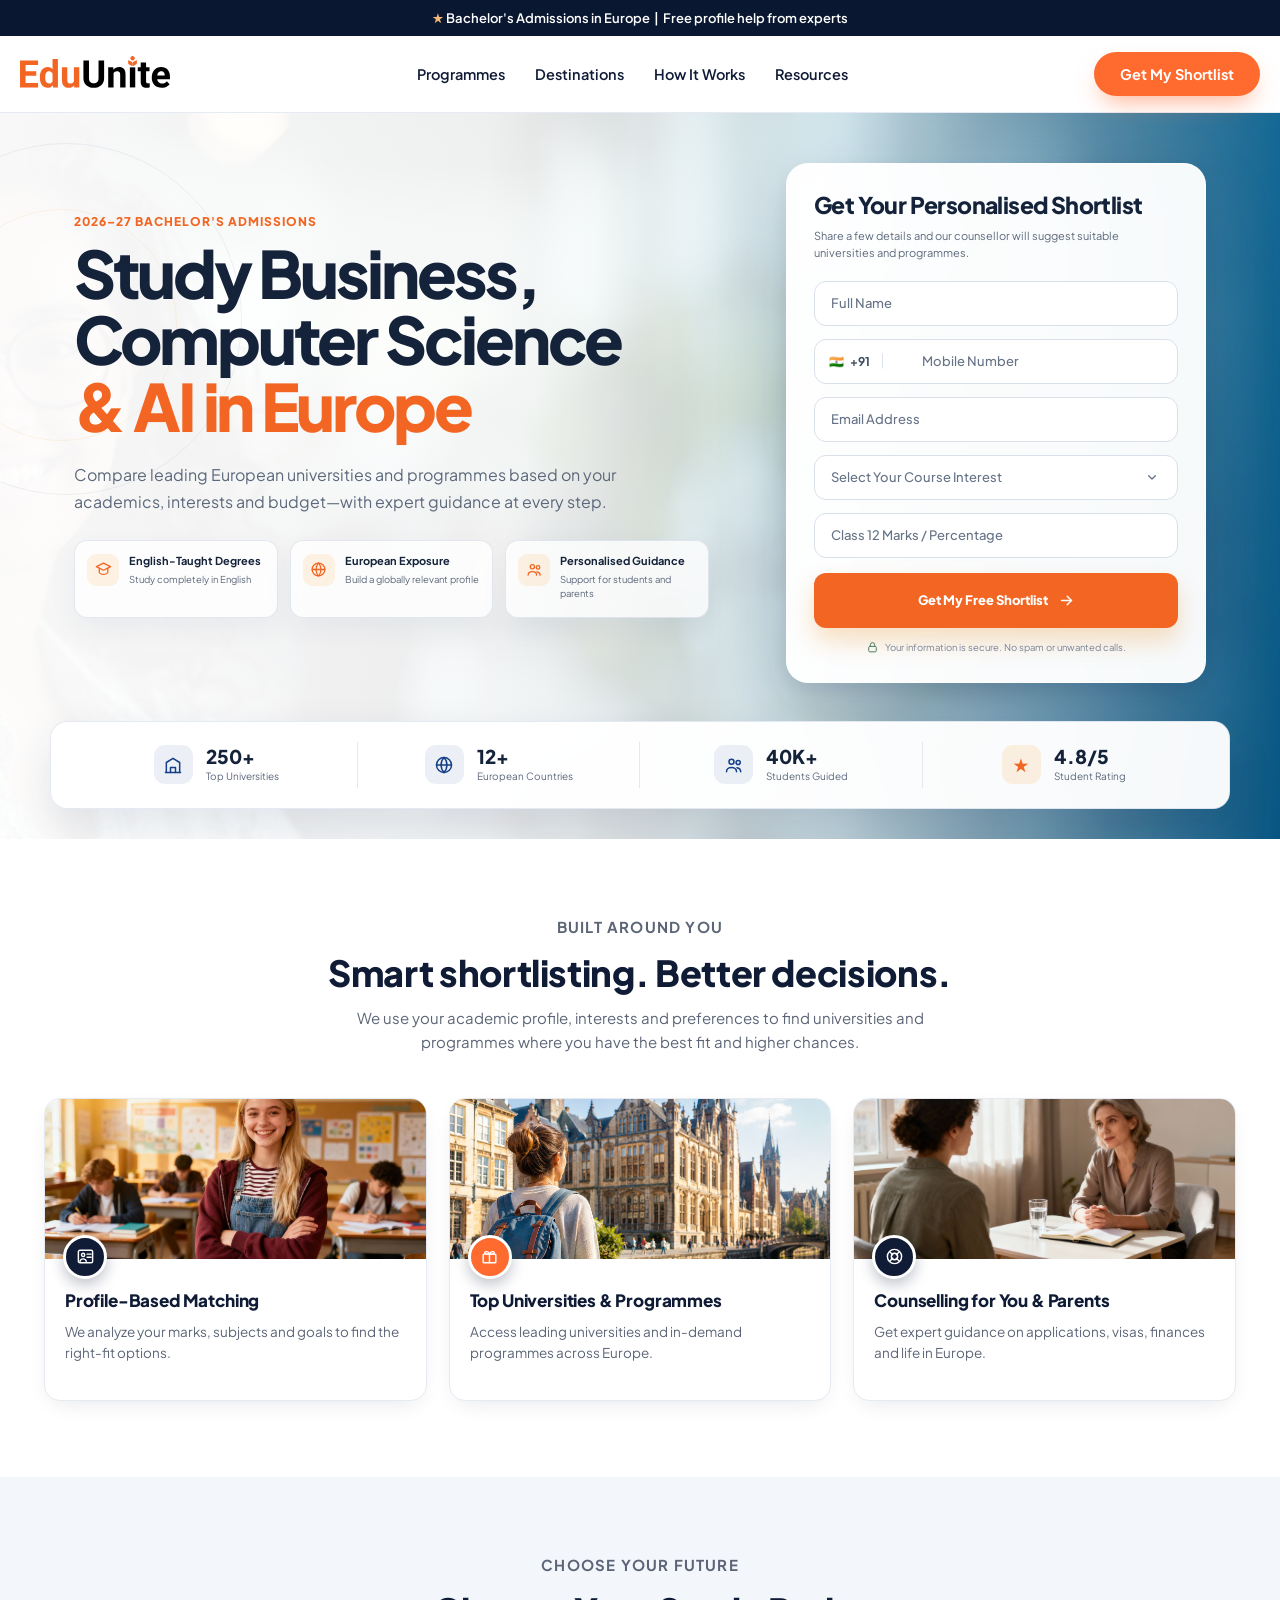
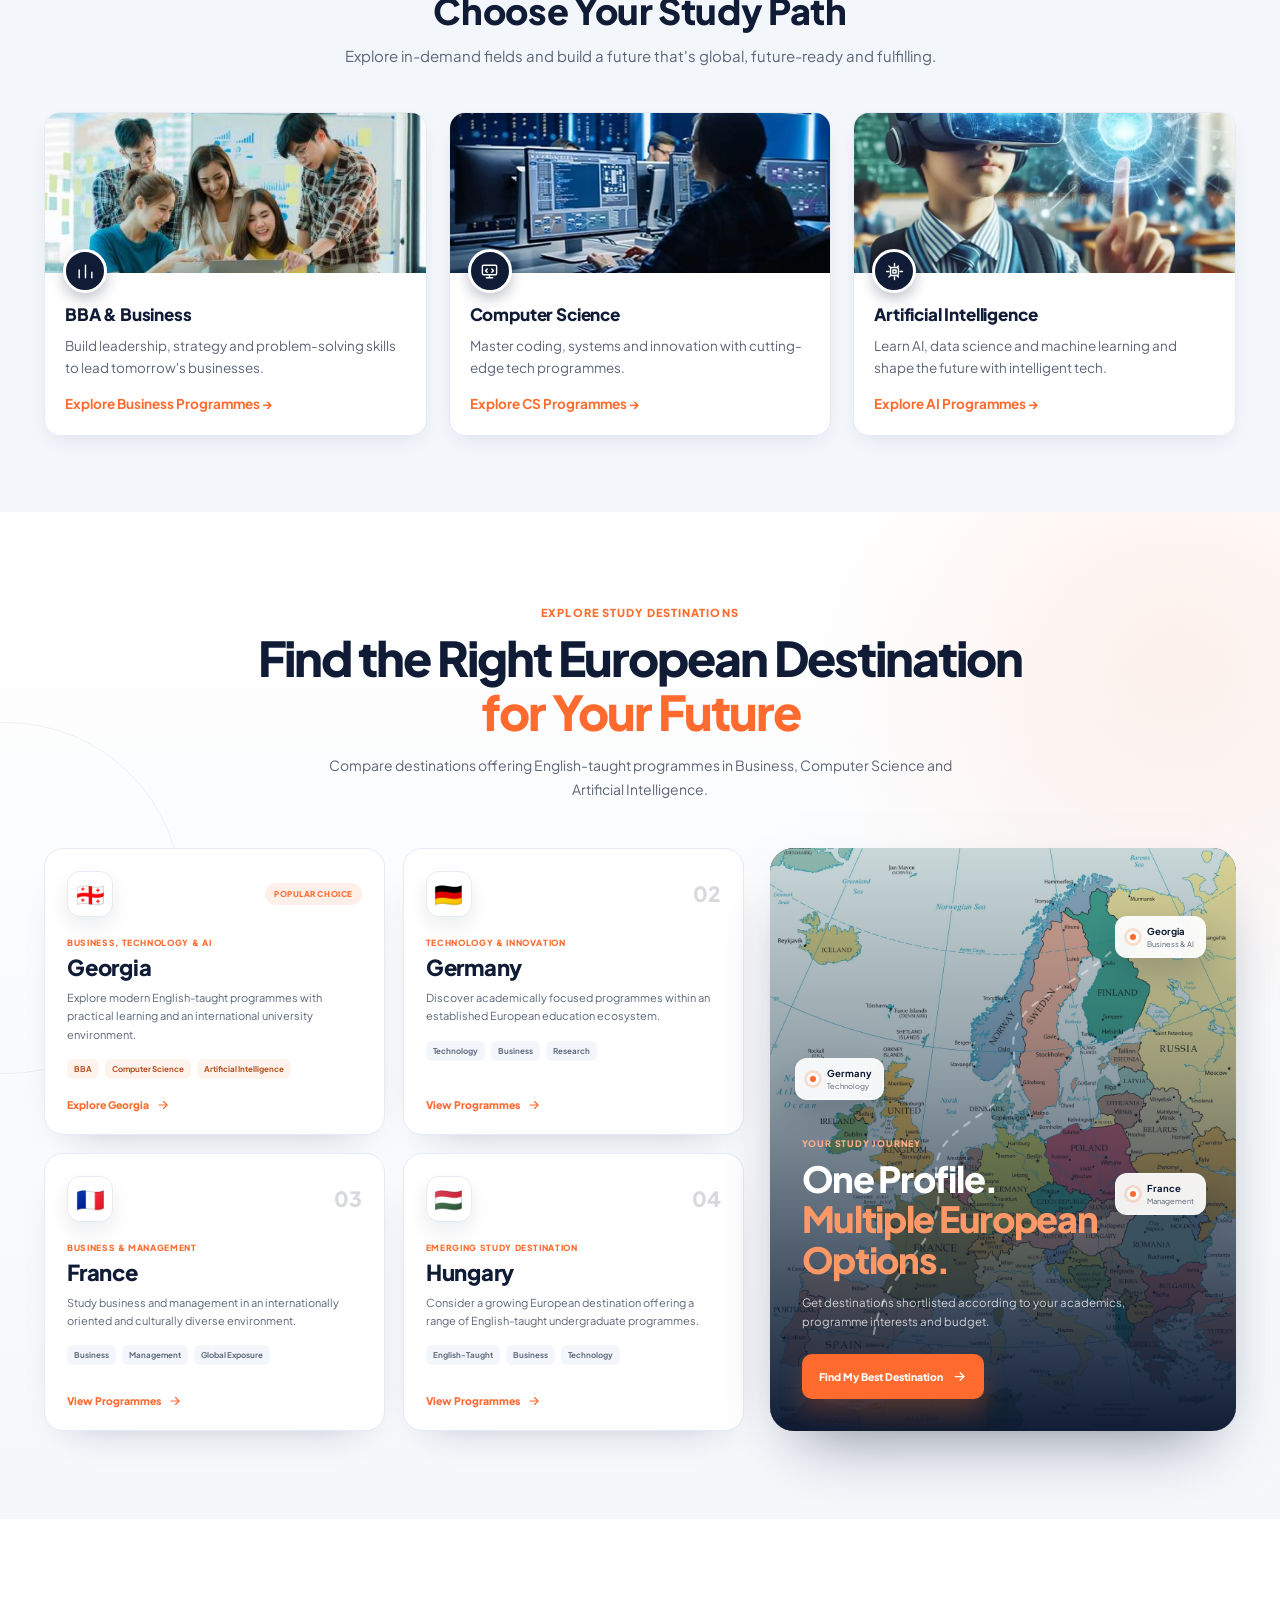
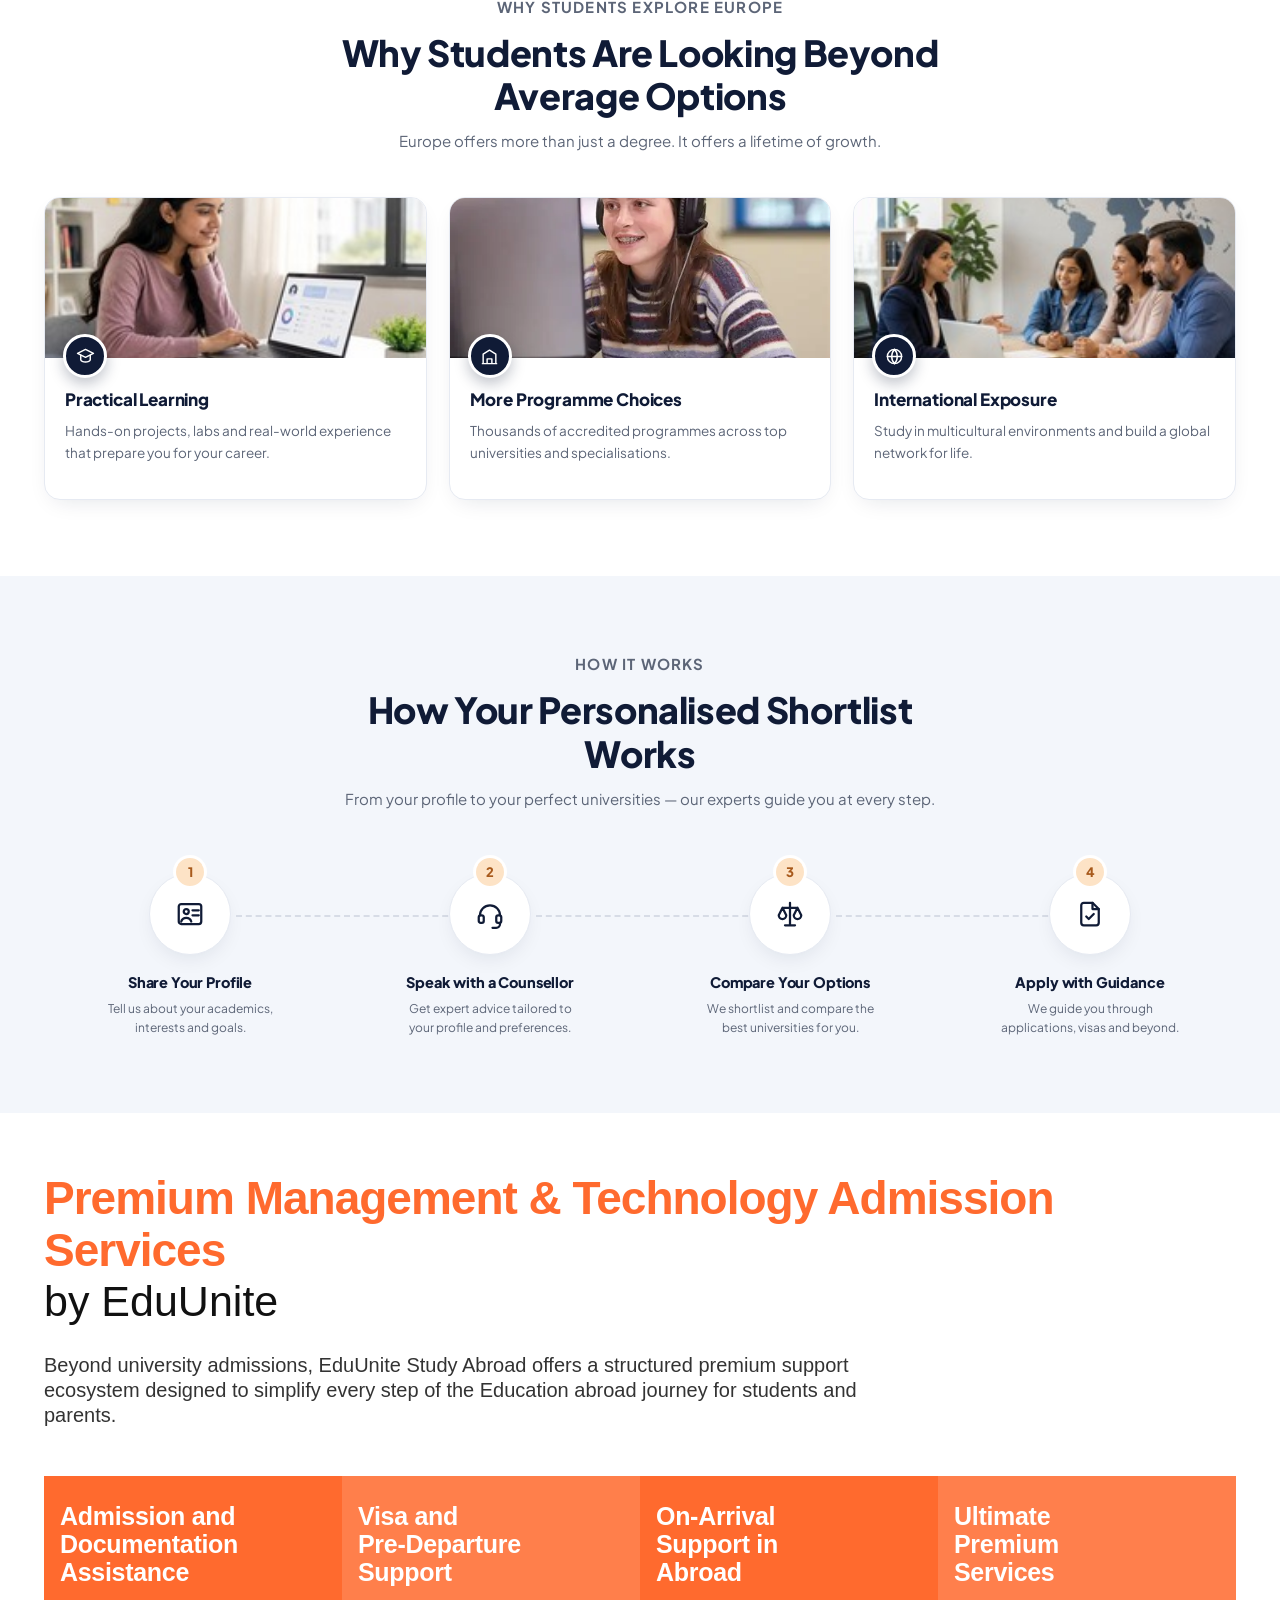
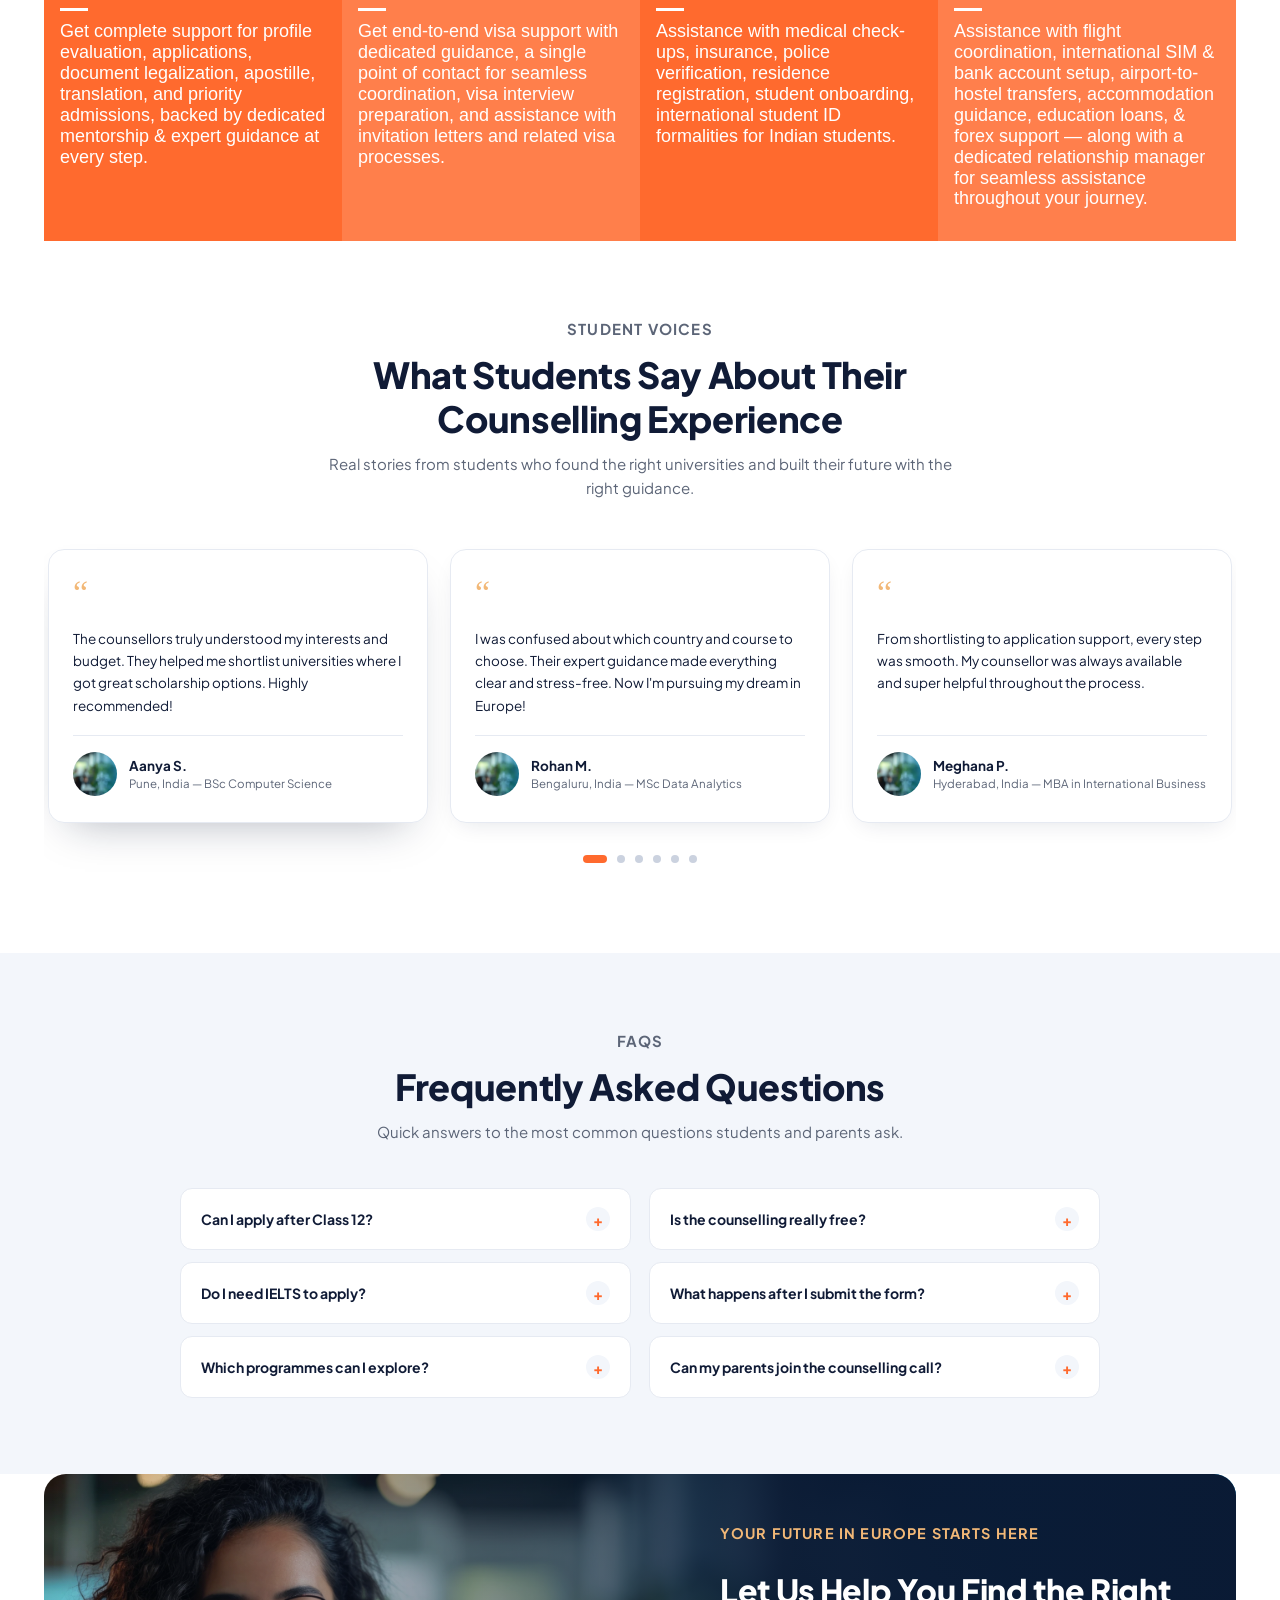
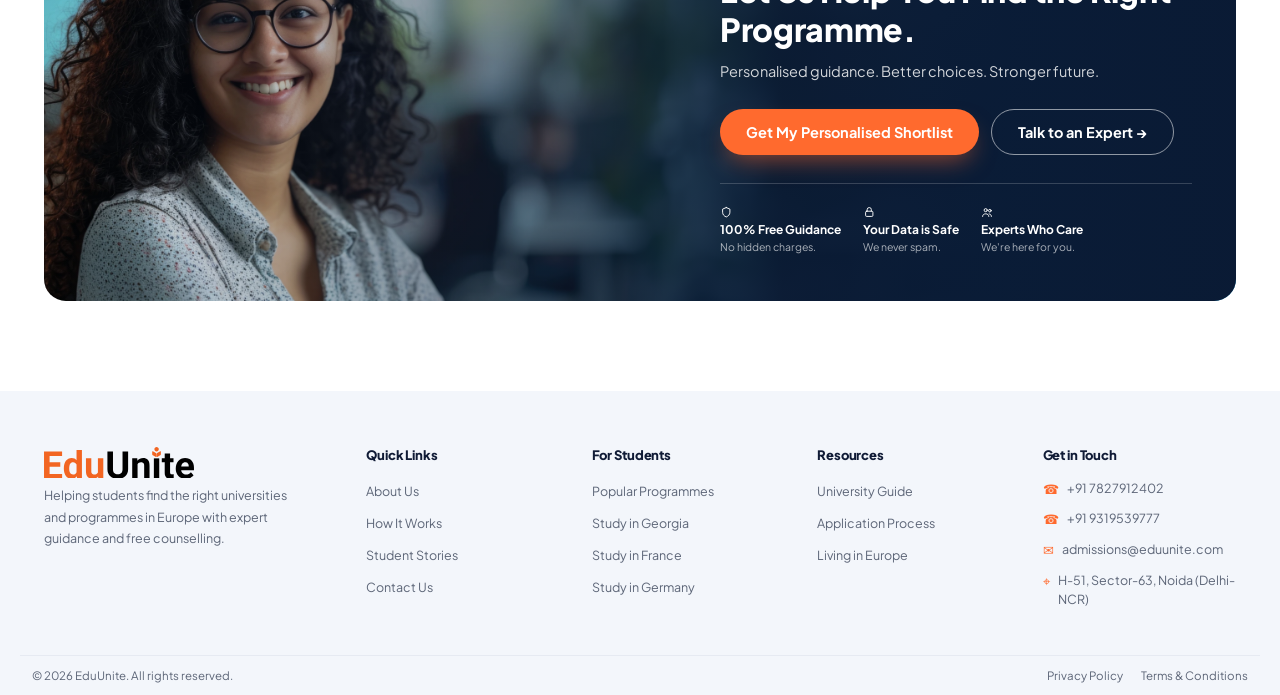
<file: study-abroad/index.html>
<!DOCTYPE html>
<html lang="en">

<head>
    <meta charset="UTF-8">
    <meta name="viewport" content="width=device-width, initial-scale=1.0">
    <title>Study Business, Computer Science &amp; AI in Europe</title>
    <meta name="description"
        content="Get a personalised university and programme shortlist for Bachelor's admissions in Europe — free expert counselling from EduUnite.">
    <link rel="preconnect" href="https://fonts.googleapis.com">
    <link rel="preconnect" href="https://fonts.gstatic.com" crossorigin>
    <link href="https://fonts.googleapis.com/css2?family=Plus+Jakarta+Sans:wght@400;500;600;700;800&display=swap"
        rel="stylesheet">
    <link rel="stylesheet" href="assets/css/swiper-bundle.min.css">
    <link rel="stylesheet" href="assets/css/style.css">
    <link rel="icon" type="image/x-icon" href="../images/favicon.ico"> 

<!-- Google tag (gtag.js) -->
<script async src="https://www.googletagmanager.com/gtag/js?id=G-DC4TXQNWMM"></script>
<script>
  window.dataLayer = window.dataLayer || [];
  function gtag(){dataLayer.push(arguments);}
  gtag('js', new Date());
  gtag('config', 'G-DC4TXQNWMM');
</script>

    <!-- Meta Pixel Code -->
<script>
!function(f,b,e,v,n,t,s)
{if(f.fbq)return;n=f.fbq=function(){n.callMethod?
n.callMethod.apply(n,arguments):n.queue.push(arguments)};
if(!f._fbq)f._fbq=n;n.push=n;n.loaded=!0;n.version='2.0';
n.queue=[];t=b.createElement(e);t.async=!0;
t.src=v;s=b.getElementsByTagName(e)[0];
s.parentNode.insertBefore(t,s)}(window, document,'script',
'https://connect.facebook.net/en_US/fbevents.js');
fbq('init', '2550427602085832');
fbq('track', 'PageView');
</script>
<noscript><img height="1" width="1" style="display:none"
src="https://www.facebook.com/tr?id=2550427602085832&ev=PageView&noscript=1"
/></noscript>
<!-- End Meta Pixel Code -->
  <style>
    /* =========================================
   PREMIUM MBBS SERVICES
========================================= */

.eduservices {
    width: 100%;
    background: #ffffff;
    padding: 60px 20px 0;
    box-sizing: border-box;
}

.eduservices__container {
    width: 100%;
    max-width: 1425px;
    margin: 0 auto;
}

/* Header */

.eduservices__header {
    margin-bottom: 48px;
}

.eduservices__header h2 {
    margin: 0;
    font-family: Arial, Helvetica, sans-serif;
    font-size: 46px;
    line-height: 1.12;
    font-weight: 700;
    color: #ff6a2e;
    letter-spacing: -1px;
}

.eduservices__brand {
    margin-top: 2px;
    font-family: Arial, Helvetica, sans-serif;
    font-size: 43px;
    line-height: 1.1;
    font-weight: 300;
    color: #111111;
}

.eduservices__header p {
    max-width: 820px;
    margin: 28px 0 0;
    font-family: Arial, Helvetica, sans-serif;
    font-size: 20px;
    line-height: 1.25;
    font-weight: 400;
    color: #333333;
}


/* Cards Grid */

.eduservices__grid {
    display: grid;
    grid-template-columns: repeat(4, 1fr);
    width: 100%;
}


/* Individual Card */

.eduservices__card {
    min-height: 365px;
    padding: 26px 16px 28px;
    box-sizing: border-box;
    color: #ffffff;
}

.eduservices__card h3 {
    margin: 0;
    font-family: Arial, Helvetica, sans-serif;
    font-size: 25px;
    line-height: 1.12;
    font-weight: 700;
    letter-spacing: -0.3px;
}

.eduservices__card p {
    margin: 10px 0 0;
    font-family: Arial, Helvetica, sans-serif;
    font-size: 18px;
    line-height: 1.16;
    font-weight: 400;
}

.eduservices__dash {
    display: block;
    width: 28px;
    height: 3px;
    background: #ffffff;
    margin-top: 22px;
    margin-bottom: 0;
}


/* Card Colors */

.eduservices__card--dark {
    background: #ff6a2e;
}

.eduservices__card--red {
    background: #ff6a2edb;
}

.eduservices__card--light-red {
    background: #ff6a2e;
}

.eduservices__card--pink-red {
    background: #ff7f4c;
}


/* =========================================
   TABLET
========================================= */

@media (max-width: 991px) {

    .eduservices {
        padding: 45px 20px 0;
    }

    .eduservices__header {
        margin-bottom: 35px;
    }

    .eduservices__header h2 {
        font-size: 38px;
    }

    .eduservices__brand {
        font-size: 36px;
    }

    .eduservices__header p {
        font-size: 18px;
    }

    .eduservices__grid {
        grid-template-columns: repeat(2, 1fr);
    }

    .eduservices__card {
        min-height: 330px;
        padding: 24px 20px;
    }

    .eduservices__card h3 {
        font-size: 23px;
    }

    .eduservices__card p {
        font-size: 17px;
    }
}


/* =========================================
   MOBILE
========================================= */

@media (max-width: 600px) {

    .eduservices {
        padding: 35px 15px 0;
    }

    .eduservices__header {
        margin-bottom: 30px;
    }

    .eduservices__header h2 {
        font-size: 30px;
        letter-spacing: -0.5px;
    }

    .eduservices__brand {
        font-size: 30px;
    }

    .eduservices__header p {
        margin-top: 20px;
        font-size: 16px;
        line-height: 1.35;
    }

    .eduservices__grid {
        grid-template-columns: 1fr;
    }

    .eduservices__card {
        min-height: auto;
        padding: 25px 20px 30px;
    }

    .eduservices__card h3 {
        font-size: 23px;
    }

    .eduservices__card p {
        font-size: 17px;
        line-height: 1.3;
    }

    .eduservices__dash {
        margin-top: 18px;
    }
}
        </style>

</head>

<body>

    <div class="topbar"><span class="star">★</span> Bachelor's Admissions in Europe &nbsp;|&nbsp; Free profile help from
        experts</div>

    <header class="site">
        <div class="wrap nav-shell">
            <a href="#top" class="brand">
                <span class="logo"><svg xmlns="http://www.w3.org/2000/svg" xml:space="preserve" width="150"
                        version="1.1"
                        style="shape-rendering:geometricPrecision; text-rendering:geometricPrecision; image-rendering:optimizeQuality; fill-rule:evenodd; clip-rule:evenodd"
                        viewBox="0 0 504.7 107.02" xmlns:xlink="http://www.w3.org/1999/xlink"
                        xmlns:xodm="http://www.corel.com/coreldraw/odm/2003">
                        <defs>
                            <style type="text/css">
                                <![CDATA[
                                .fil1 {
                                    fill: black;
                                    fill-rule: nonzero
                                }

                                .fil0 {
                                    fill: #F26522;
                                    fill-rule: nonzero
                                }
                                ]]>
                            </style>
                        </defs>
                        <g id="Layer_x0020_1">
                            <metadata id="CorelCorpID_0Corel-Layer" />
                            <g id="_1513704495360">
                                <path class="fil0"
                                    d="M366.35 14.38l10.08 5.74c0,0 1.88,1.01 2.17,3.47 0.29,2.46 0,8.92 0,8.92 0,0 0.1,1.4 -1.93,1.21l-10.61 -6.08c0,0 -1.93,-1.54 -1.98,-3.57l0 -8.49c0,0 0.34,-2.32 2.27,-1.21z" />
                                <path class="fil0"
                                    d="M381.05 33.44l10.08 -5.74c0,0 1.88,-1.01 2.17,-3.47 0.29,-2.46 0,-8.92 0,-8.92 0,0 0.1,-1.4 -1.93,-1.21l-10.61 6.08c0,0 -1.93,1.54 -1.98,3.57l0 8.49c0,0 0.34,2.32 2.27,1.21z" />
                                <path class="fil0"
                                    d="M386.3 7.44c0,4.11 -3.33,7.44 -7.44,7.44 -4.11,0 -7.44,-3.33 -7.44,-7.44 0,-4.11 3.33,-7.44 7.44,-7.44 4.11,0 7.44,3.33 7.44,7.44z" />
                                <polygon class="fil0"
                                    points="54.67,66.39 18.72,66.39 18.72,90.73 60.91,90.73 60.91,105.77 -0,105.77 -0,14.91 60.79,14.91 60.79,30.07 18.72,30.07 18.72,51.73 54.67,51.73 " />
                                <path class="fil0"
                                    d="M84.75 72.82c0,2.75 0.23,5.3 0.69,7.68 0.46,2.37 1.2,4.44 2.22,6.21 1.02,1.77 2.35,3.16 3.99,4.18 1.64,1.02 3.65,1.53 6.02,1.53 2.91,0 5.34,-0.62 7.27,-1.87 1.93,-1.25 3.44,-2.97 4.52,-5.18l0 -26.65c-1.08,-2.25 -2.59,-3.98 -4.52,-5.21 -1.93,-1.23 -4.32,-1.84 -7.15,-1.84 -2.37,0 -4.39,0.51 -6.05,1.53 -1.66,1.02 -3.01,2.42 -4.03,4.21 -1.02,1.79 -1.77,3.89 -2.25,6.3 -0.48,2.41 -0.72,5.01 -0.72,7.8l0 1.31zm-18.04 -1.31c0,-5.12 0.59,-9.8 1.78,-14.04 1.19,-4.24 2.9,-7.88 5.15,-10.92 2.25,-3.04 5.01,-5.39 8.3,-7.05 3.29,-1.66 7.03,-2.5 11.23,-2.5 3.45,0 6.52,0.65 9.21,1.93 2.68,1.29 5.04,3.1 7.08,5.43l0 -34.45 18.1 0 0 95.86 -16.29 0 -0.87 -7.18c-2.12,2.66 -4.6,4.73 -7.43,6.21 -2.83,1.48 -6.14,2.22 -9.92,2.22 -4.16,0 -7.87,-0.86 -11.14,-2.59 -3.27,-1.73 -6.02,-4.11 -8.27,-7.15 -2.25,-3.04 -3.96,-6.65 -5.15,-10.83 -1.19,-4.18 -1.78,-8.73 -1.78,-13.64l0 -1.31z" />
                                <path class="fil0"
                                    d="M181.99 98.91c-2.12,2.58 -4.7,4.58 -7.74,5.99 -3.04,1.41 -6.62,2.12 -10.74,2.12 -3.33,0 -6.37,-0.47 -9.11,-1.4 -2.75,-0.94 -5.11,-2.41 -7.08,-4.43 -1.98,-2.02 -3.51,-4.62 -4.59,-7.8 -1.08,-3.18 -1.62,-7 -1.62,-11.45l0 -43.69 18.04 0 0 43.82c0,1.87 0.24,3.48 0.72,4.81 0.48,1.33 1.14,2.4 2,3.21 0.85,0.81 1.86,1.4 3.03,1.78 1.16,0.37 2.45,0.56 3.87,0.56 3.25,0 5.89,-0.56 7.93,-1.69 2.04,-1.12 3.6,-2.68 4.68,-4.68l0 -47.81 18.1 0 0 67.54 -16.98 0 -0.5 -6.87z" />
                                <path class="fil1"
                                    d="M283.02 14.91l0 59.97c0,5.24 -0.87,9.87 -2.62,13.89 -1.75,4.02 -4.16,7.38 -7.24,10.08 -3.08,2.71 -6.75,4.74 -11.01,6.12 -4.27,1.37 -8.91,2.06 -13.95,2.06 -5.08,0 -9.75,-0.69 -14.01,-2.06 -4.26,-1.37 -7.94,-3.41 -11.02,-6.12 -3.08,-2.7 -5.48,-6.06 -7.21,-10.08 -1.73,-4.01 -2.59,-8.64 -2.59,-13.89l0 -59.97 18.72 0 0 59.97c0,5.95 1.42,10.29 4.28,13.01 2.85,2.73 6.79,4.09 11.83,4.09 5.08,0 9.02,-1.36 11.83,-4.09 2.81,-2.72 4.21,-7.06 4.21,-13.01l0 -59.97 18.79 0z" />
                                <path class="fil1"
                                    d="M313.79 38.25l0.56 7.8c2.33,-2.91 5.14,-5.15 8.43,-6.71 3.29,-1.56 6.95,-2.34 10.98,-2.34 3.2,0 6.12,0.45 8.74,1.34 2.62,0.89 4.87,2.36 6.74,4.4 1.87,2.04 3.32,4.7 4.34,7.99 1.02,3.29 1.53,7.32 1.53,12.11l0 42.94 -18.04 0 0 -43.06c0,-2.16 -0.24,-3.95 -0.72,-5.37 -0.48,-1.41 -1.18,-2.54 -2.09,-3.37 -0.92,-0.83 -2.04,-1.42 -3.37,-1.78 -1.33,-0.35 -2.87,-0.53 -4.62,-0.53 -2.66,0 -4.94,0.58 -6.83,1.75 -1.89,1.17 -3.42,2.75 -4.59,4.74l0 47.62 -18.04 0 0 -67.53 16.98 0z" />
                                <polygon class="fil1" points="387.81,105.77 369.71,105.77 369.71,38.25 387.81,38.25 " />
                                <path class="fil1"
                                    d="M424.25 21.65l0 16.6 11.55 0 0 13.23 -11.55 0 0 33.7c0,1.41 0.15,2.58 0.44,3.49 0.29,0.92 0.73,1.63 1.31,2.15 0.58,0.52 1.3,0.87 2.15,1.06 0.85,0.19 1.86,0.28 3.03,0.28 1.08,0 2.07,-0.04 2.96,-0.12 0.89,-0.08 1.67,-0.19 2.34,-0.31l0 13.67c-1.5,0.46 -3.13,0.84 -4.9,1.15 -1.77,0.31 -3.78,0.47 -6.02,0.47 -2.95,0 -5.62,-0.36 -7.99,-1.09 -2.37,-0.73 -4.4,-1.88 -6.08,-3.46 -1.69,-1.58 -2.99,-3.64 -3.9,-6.18 -0.92,-2.54 -1.37,-5.6 -1.37,-9.17l0 -35.64 -9.86 0 0 -13.23 9.86 0 0 -16.6 18.04 0z" />
                                <path class="fil1"
                                    d="M474.86 51.6c-1.96,0 -3.67,0.34 -5.15,1.03 -1.48,0.69 -2.75,1.64 -3.81,2.87 -1.06,1.23 -1.92,2.69 -2.59,4.4 -0.67,1.71 -1.14,3.6 -1.43,5.68l25.09 0 0 -1.44c-0.04,-1.79 -0.3,-3.45 -0.78,-4.99 -0.48,-1.54 -1.21,-2.87 -2.18,-3.99 -0.98,-1.12 -2.23,-2 -3.74,-2.62 -1.52,-0.62 -3.32,-0.94 -5.4,-0.94zm2.06 55.42c-5.24,0 -9.93,-0.85 -14.07,-2.56 -4.14,-1.71 -7.66,-4.03 -10.55,-6.99 -2.89,-2.95 -5.1,-6.42 -6.62,-10.39 -1.52,-3.97 -2.28,-8.23 -2.28,-12.76l0 -2.43c0,-5.12 0.74,-9.81 2.22,-14.07 1.48,-4.26 3.58,-7.94 6.3,-11.02 2.72,-3.08 6.03,-5.48 9.92,-7.21 3.89,-1.73 8.25,-2.59 13.07,-2.59 4.87,0 9.15,0.8 12.86,2.4 3.7,1.6 6.81,3.85 9.33,6.74 2.52,2.89 4.41,6.38 5.68,10.45 1.27,4.08 1.9,8.61 1.9,13.6l0 7.68 -43 0c0.29,2.21 0.88,4.2 1.78,5.99 0.89,1.79 2.04,3.32 3.43,4.59 1.39,1.27 3.03,2.26 4.9,2.96 1.87,0.71 3.97,1.06 6.3,1.06 3.29,0 6.32,-0.61 9.11,-1.84 2.79,-1.23 5.18,-3.13 7.18,-5.71l8.86 9.92c-1.08,1.54 -2.43,3.04 -4.06,4.49 -1.62,1.46 -3.54,2.76 -5.74,3.9 -2.21,1.14 -4.69,2.06 -7.46,2.75 -2.77,0.69 -5.79,1.03 -9.08,1.03z" />
                            </g>
                        </g>
                    </svg></span>

            </a>

            <nav class="main-nav" aria-label="Primary">
                <a href="#programmes">Programmes </a>
                <a href="#destinations">Destinations </a>
                <a href="#how-it-works">How It Works</a>
                <a href="#resources">Resources </a>
            </nav>

            <div class="nav-actions">
                <a href="#enquire" class="btn btn-orange desktop-header-cta">Get My Shortlist</a>
                <button class="menu-toggle" type="button" aria-label="Open navigation menu" aria-controls="mobileNav"
                    aria-expanded="false">
                    <span></span><span></span><span></span>
                </button>
            </div>
        </div>

        <nav class="mobile-nav" id="mobileNav" aria-label="Mobile navigation">
            <a href="#programmes">Programmes</a>
            <a href="#destinations">Destinations</a>
            <a href="#how-it-works">How It Works</a>
            <a href="#resources">Resources</a>
            <a href="#enquire" class="mobile-nav__cta btn btn-orange">Get My Shortlist</a>
        </nav>
    </header>

    <!-- HERO -->
    <section class="study-hero" id="top">

        <!-- Hero Background Image -->
        <div class="study-hero__media" aria-hidden="true">
            <img src="assets/images/hero.webp" alt="">
        </div>

        <div class="study-hero__overlay" aria-hidden="true"></div>

        <div class="wrap study-hero__inner">

            <!-- Hero Content -->
            <div class="study-hero__content">


                <p class="study-hero__admission">
                    2026–27 Bachelor's Admissions
                </p>

                <h1>
                    Study Business, Computer Science
                    <span>&amp; AI in Europe</span>
                </h1>

                <p class="study-hero__description">
                    Compare leading European universities and programmes based on
                    your academics, interests and budget—with expert guidance at every step.
                </p>

                <div class="study-hero__features">

                    <div class="study-hero__feature">
                        <span class="study-hero__feature-icon">
                            <svg viewBox="0 0 24 24" aria-hidden="true">
                                <path d="M12 3 2 8l10 5 10-5-10-5Z"></path>
                                <path d="M6 10.5V16c0 1.5 3 3 6 3s6-1.5 6-3v-5.5"></path>
                            </svg>
                        </span>

                        <div>
                            <strong>English-Taught Degrees</strong>
                            <small>Study completely in English</small>
                        </div>
                    </div>

                    <div class="study-hero__feature">
                        <span class="study-hero__feature-icon">
                            <svg viewBox="0 0 24 24" aria-hidden="true">
                                <circle cx="12" cy="12" r="9"></circle>
                                <path d="M3 12h18"></path>
                                <path d="M12 3c2.5 2.5 3.5 6 3.5 9s-1 6.5-3.5 9"></path>
                                <path d="M12 3c-2.5 2.5-3.5 6-3.5 9s1 6.5 3.5 9"></path>
                            </svg>
                        </span>

                        <div>
                            <strong>European Exposure</strong>
                            <small>Build a globally relevant profile</small>
                        </div>
                    </div>

                    <div class="study-hero__feature">
                        <span class="study-hero__feature-icon">
                            <svg viewBox="0 0 24 24" aria-hidden="true">
                                <circle cx="9" cy="8" r="3"></circle>
                                <path d="M3 20c0-3 2.7-5 6-5s6 2 6 5"></path>
                                <circle cx="17" cy="9" r="2.5"></circle>
                                <path d="M15.5 15.2c2.4.4 4.5 2 4.5 4.8"></path>
                            </svg>
                        </span>

                        <div>
                            <strong>Personalised Guidance</strong>
                            <small>Support for students and parents</small>
                        </div>
                    </div>

                </div>


            </div>

            <!-- Hero Form -->
            <div class="shortlist-card" id="enquire">

                <div class="shortlist-card__top">

                    <h2>Get Your Personalised Shortlist</h2>

                    <p>
                        Share a few details and our counsellor will suggest suitable
                        universities and programmes.
                    </p>
                </div>

                <form class="shortlist-form" id="europe-shortlist-form" data-lead-form novalidate>
                    <input type="hidden" name="form_started_at" value="">
                    <input class="lead-honeypot" type="text" name="website" tabindex="-1" autocomplete="off"
                        aria-hidden="true">


                    <!-- Full Name -->
                    <div class="floating-field">
                        <input type="text" id="fullName" name="name" placeholder="Full Name" autocomplete="name"
                            required>
                        <span class="floating-field__text">Full Name</span>
                    </div>

                    <!-- WhatsApp Number -->
                    <div class="floating-field floating-field--phone">
                        <span class="floating-field__prefix">
                            <span>🇮🇳</span>
                            <strong>+91</strong>
                        </span>

                        <input type="tel" id="phone" name="phone" placeholder="Mobile Number" autocomplete="tel"
                            inputmode="numeric" maxlength="10" pattern="[0-9]{10}" required>

                        <span class="floating-field__text">
                            Mobile Number
                        </span>
                    </div>

                    <!-- Email -->
                    <div class="floating-field">
                        <input type="email" id="email" name="email" placeholder="Email Address" autocomplete="email"
                            required>
                        <span class="floating-field__text">Email Address</span>
                    </div>

                    <!-- Course -->
                    <div class="floating-field floating-field--select">
                        <select id="courseInterest" name="course" required>
                            <option value="" selected disabled>
                                Select Your Course Interest
                            </option>
                            <option value="Business &amp; BBA">
                                Business &amp; BBA
                            </option>
                            <option value="Computer Science">
                                Computer Science
                            </option>
                            <option value="Artificial Intelligence">
                                Artificial Intelligence
                            </option>
                        </select>

                        <span class="floating-field__text">
                            Course Interest
                        </span>

                        <span class="floating-field__arrow" aria-hidden="true">
                            <svg viewBox="0 0 24 24">
                                <path d="m7 10 5 5 5-5"></path>
                            </svg>
                        </span>
                    </div>

                    <!-- Marks -->
                    <div class="floating-field">
                        <input type="text" id="classMarks" name="class_12_percentage"
                            placeholder="Class 12 Marks / Percentage" inputmode="decimal">
                        <span class="floating-field__text">
                            Class 12 Marks / Percentage
                        </span>
                    </div>

                    <button type="submit" class="shortlist-form__button">
                        <span>Get My Free Shortlist</span>
                        <svg viewBox="0 0 24 24" aria-hidden="true">
                            <path d="M5 12h14"></path>
                            <path d="m13 6 6 6-6 6"></path>
                        </svg>
                    </button>

                    <p class="shortlist-form__privacy">
                        <svg viewBox="0 0 24 24" aria-hidden="true">
                            <rect x="5" y="10" width="14" height="10" rx="2"></rect>
                            <path d="M8 10V7a4 4 0 0 1 8 0v3"></path>
                        </svg>

                        Your information is secure. No spam or unwanted calls.
                    </p>

                    <p class="form-status" role="status" aria-live="polite"></p>

                </form>

            </div>

        </div>

        <!-- Statistics -->
        <div class="wrap study-hero__stats">

            <div class="study-stat">
                <span class="study-stat__icon">
                    <svg viewBox="0 0 24 24" aria-hidden="true">
                        <path d="M3 21h18"></path>
                        <path d="M4 21V9l8-5 8 5v12"></path>
                        <path d="M9 21v-6h6v6"></path>
                    </svg>
                </span>

                <div>
                    <strong>250+</strong>
                    <small>Top Universities</small>
                </div>
            </div>

            <div class="study-stat">
                <span class="study-stat__icon">
                    <svg viewBox="0 0 24 24" aria-hidden="true">
                        <circle cx="12" cy="12" r="9"></circle>
                        <path d="M3 12h18"></path>
                        <path d="M12 3c2.5 2.5 3.5 6 3.5 9s-1 6.5-3.5 9"></path>
                        <path d="M12 3c-2.5 2.5-3.5 6-3.5 9s1 6.5 3.5 9"></path>
                    </svg>
                </span>

                <div>
                    <strong>12+</strong>
                    <small>European Countries</small>
                </div>
            </div>

            <div class="study-stat">
                <span class="study-stat__icon">
                    <svg viewBox="0 0 24 24" aria-hidden="true">
                        <circle cx="9" cy="8" r="3"></circle>
                        <path d="M3 20c0-3 2.7-5 6-5s6 2 6 5"></path>
                        <circle cx="17" cy="9" r="2.5"></circle>
                        <path d="M15.5 15.2c2.4.4 4.5 2 4.5 4.8"></path>
                    </svg>
                </span>

                <div>
                    <strong>40K+</strong>
                    <small>Students Guided</small>
                </div>
            </div>

            <div class="study-stat">
                <span class="study-stat__icon study-stat__icon--star">
                    ★
                </span>

                <div>
                    <strong>4.8/5</strong>
                    <small>Student Rating</small>
                </div>
            </div>

        </div>

    </section>

    <!-- SMART SHORTLISTING -->
    <section id="resources">
        <div class="wrap">
            <div class="section-head">
                <p class="eyebrow">Built Around You</p>
                <h2>Smart shortlisting. Better decisions.</h2>
                <p>We use your academic profile, interests and preferences to find universities and programmes where you
                    have
                    the best fit and higher chances.</p>
            </div>
            <div class="card-grid">
                <article class="photo-card">
                    <div class="media"><img src="assets/images/profile-matching.jpeg"
                            alt="Students reviewing profile on a laptop" loading="lazy"><span class="badge"><svg
                                class="icon" viewBox="0 0 24 24">
                                <rect x="3" y="4" width="18" height="16" rx="2" />
                                <circle cx="9" cy="10" r="2" />
                                <path d="M5 18c.5-2 2-3 4-3s3.5 1 4 3" />
                                <path d="M14 9h5M14 13h5" />
                            </svg></span></div>
                    <div class="body">
                        <h3>Profile-Based Matching</h3>
                        <p>We analyze your marks, subjects and goals to find the right-fit options.</p>
                    </div>
                </article>
                <article class="photo-card">
                    <div class="media"><img src="assets/images/top-university.png"
                            alt="European canal-side university town" loading="lazy"><span class="badge orange"><svg
                                class="icon" viewBox="0 0 24 24">
                                <rect x="4" y="9" width="16" height="11" rx="1" />
                                <path d="M12 9v11" />
                                <path d="M12 9c-1.5-4-6-4-6-1.2C6 9 9 9 12 9Z" />
                                <path d="M12 9c1.5-4 6-4 6-1.2C18 9 15 9 12 9Z" />
                            </svg></span></div>
                    <div class="body">
                        <h3>Top Universities &amp; Programmes</h3>
                        <p>Access leading universities and in-demand programmes across Europe.</p>
                    </div>
                </article>
                <article class="photo-card">
                    <div class="media"><img src="assets/images/counsellor.jpg"
                            alt="Counsellor meeting with a student and parents" loading="lazy"><span class="badge"><svg
                                class="icon" viewBox="0 0 24 24">
                                <circle cx="12" cy="12" r="9" />
                                <circle cx="12" cy="12" r="4" />
                                <path d="m6.3 6.3 3.4 3.4M14.3 14.3l3.4 3.4M17.7 6.3l-3.4 3.4M9.7 14.3l-3.4 3.4" />
                            </svg></span></div>
                    <div class="body">
                        <h3>Counselling for You &amp; Parents</h3>
                        <p>Get expert guidance on applications, visas, finances and life in Europe.</p>
                    </div>
                </article>
            </div>
        </div>
    </section>

    <!-- CHOOSE YOUR STUDY PATH -->
    <section class="tint" id="programmes">
        <div class="wrap">
            <div class="section-head">
                <p class="eyebrow">Choose Your Future</p>
                <h2>Choose Your Study Path</h2>
                <p>Explore in-demand fields and build a future that's global, future-ready and fulfilling.</p>
            </div>
            <div class="card-grid">
                <article class="photo-card">
                    <div class="media"><img src="assets/images/IFM-Business.jpg"
                            alt="Students collaborating in a business meeting" loading="lazy"><span class="badge"><svg
                                class="icon" viewBox="0 0 24 24">
                                <path d="M4 20V10M12 20V4M20 20v-7" />
                            </svg></span></div>
                    <div class="body">
                        <h3>BBA &amp; Business</h3>
                        <p>Build leadership, strategy and problem-solving skills to lead tomorrow's businesses.</p>
                        <a class="link" href="#enquire">Explore Business Programmes →</a>
                    </div>
                </article>
                <article class="photo-card">
                    <div class="media"><img src="assets/images/computer-science.webp"
                            alt="Student coding on a laptop at night" loading="lazy"><span class="badge"><svg
                                class="icon" viewBox="0 0 24 24">
                                <rect x="3" y="4" width="18" height="12" rx="1.5" />
                                <path d="M8 20h8M12 16v4" />
                                <path d="m9 9-2 2 2 2M15 9l2 2-2 2" />
                            </svg></span></div>
                    <div class="body">
                        <h3>Computer Science</h3>
                        <p>Master coding, systems and innovation with cutting-edge tech programmes.</p>
                        <a class="link" href="#enquire">Explore CS Programmes →</a>
                    </div>
                </article>
                <article class="photo-card">
                    <div class="media"><img src="assets/images/ai-student.webp"
                            alt="Student working with AI on dual monitors" loading="lazy"><span class="badge"><svg
                                class="icon" viewBox="0 0 24 24">
                                <rect x="7" y="7" width="10" height="10" rx="1.5" />
                                <rect x="10" y="10" width="4" height="4" />
                                <path d="M12 2v3M12 19v3M2 12h3M19 12h3M5 5l2 2M17 5l-2 2M5 19l2-2M17 19l-2-2" />
                            </svg></span></div>
                    <div class="body">
                        <h3>Artificial Intelligence</h3>
                        <p>Learn AI, data science and machine learning and shape the future with intelligent tech.</p>
                        <a class="link" href="#enquire">Explore AI Programmes →</a>
                    </div>
                </article>
            </div>
        </div>
    </section>

    <section class="destination-showcase" id="destinations">
        <div class="wrap">

            <!-- Centred section heading -->
            <div class="destination-showcase__heading">
                <span class="destination-showcase__eyebrow">
                    Explore Study Destinations
                </span>

                <h2>
                    Find the Right European Destination
                    <span>for Your Future</span>
                </h2>

                <p>
                    Compare destinations offering English-taught programmes in Business,
                    Computer Science and Artificial Intelligence.
                </p>
            </div>

            <div class="destination-showcase__layout">

                <!-- Left: destination cards -->
                <div class="destination-showcase__cards">

                    <!-- Georgia -->
                    <article class="destination-country-card destination-country-card--featured">
                        <div class="destination-country-card__header">
                            <span class="destination-country-card__flag">
                                🇬🇪
                            </span>

                            <span class="destination-country-card__badge">
                                Popular Choice
                            </span>
                        </div>

                        <div class="destination-country-card__content">
                            <span class="destination-country-card__type">
                                Business, Technology &amp; AI
                            </span>

                            <h3>Georgia</h3>

                            <p>
                                Explore modern English-taught programmes with practical learning
                                and an international university environment.
                            </p>

                            <div class="destination-country-card__tags">
                                <span>BBA</span>
                                <span>Computer Science</span>
                                <span>Artificial Intelligence</span>
                            </div>

                            <a href="#enquire" class="destination-country-card__link">
                                Explore Georgia

                                <svg viewBox="0 0 24 24" aria-hidden="true">
                                    <path d="M5 12h14"></path>
                                    <path d="m13 6 6 6-6 6"></path>
                                </svg>
                            </a>
                        </div>
                    </article>

                    <!-- Germany -->
                    <article class="destination-country-card">
                        <div class="destination-country-card__header">
                            <span class="destination-country-card__flag">
                                🇩🇪
                            </span>

                            <span class="destination-country-card__number">
                                02
                            </span>
                        </div>

                        <div class="destination-country-card__content">
                            <span class="destination-country-card__type">
                                Technology &amp; Innovation
                            </span>

                            <h3>Germany</h3>

                            <p>
                                Discover academically focused programmes within an established
                                European education ecosystem.
                            </p>

                            <div class="destination-country-card__tags">
                                <span>Technology</span>
                                <span>Business</span>
                                <span>Research</span>
                            </div>

                            <a href="#enquire" class="destination-country-card__link">
                                View Programmes

                                <svg viewBox="0 0 24 24" aria-hidden="true">
                                    <path d="M5 12h14"></path>
                                    <path d="m13 6 6 6-6 6"></path>
                                </svg>
                            </a>
                        </div>
                    </article>

                    <!-- France -->
                    <article class="destination-country-card">
                        <div class="destination-country-card__header">
                            <span class="destination-country-card__flag">
                                🇫🇷
                            </span>

                            <span class="destination-country-card__number">
                                03
                            </span>
                        </div>

                        <div class="destination-country-card__content">
                            <span class="destination-country-card__type">
                                Business &amp; Management
                            </span>

                            <h3>France</h3>

                            <p>
                                Study business and management in an internationally oriented and
                                culturally diverse environment.
                            </p>

                            <div class="destination-country-card__tags">
                                <span>Business</span>
                                <span>Management</span>
                                <span>Global Exposure</span>
                            </div>

                            <a href="#enquire" class="destination-country-card__link">
                                View Programmes

                                <svg viewBox="0 0 24 24" aria-hidden="true">
                                    <path d="M5 12h14"></path>
                                    <path d="m13 6 6 6-6 6"></path>
                                </svg>
                            </a>
                        </div>
                    </article>

                    <!-- Hungary -->
                    <article class="destination-country-card">
                        <div class="destination-country-card__header">
                            <span class="destination-country-card__flag">
                                🇭🇺
                            </span>

                            <span class="destination-country-card__number">
                                04
                            </span>
                        </div>

                        <div class="destination-country-card__content">
                            <span class="destination-country-card__type">
                                Emerging Study Destination
                            </span>

                            <h3>Hungary</h3>

                            <p>
                                Consider a growing European destination offering a range of
                                English-taught undergraduate programmes.
                            </p>

                            <div class="destination-country-card__tags">
                                <span>English-Taught</span>
                                <span>Business</span>
                                <span>Technology</span>
                            </div>

                            <a href="#enquire" class="destination-country-card__link">
                                View Programmes

                                <svg viewBox="0 0 24 24" aria-hidden="true">
                                    <path d="M5 12h14"></path>
                                    <path d="m13 6 6 6-6 6"></path>
                                </svg>
                            </a>
                        </div>
                    </article>

                </div>

                <!-- Right: illustration design -->
                <div class="destination-showcase__visual">

                    <div class="destination-visual-card">

                        <div class="destination-visual-card__image">
                            <img src="assets/images/map.webp" alt="Student exploring study destinations in Europe">
                        </div>

                        <div class="destination-visual-card__gradient"></div>

                        <!-- Decorative destination path -->
                        <div class="destination-route" aria-hidden="true">
                            <svg viewBox="0 0 350 520">
                                <path d="M52 445C62 377 123 363 112 299C102 237 194 244 185 177C178 119 253 121 292 64">
                                </path>
                            </svg>
                        </div>

                        <!-- Floating pins -->
                        <div class="destination-pin destination-pin--one">
                            <span class="destination-pin__dot"></span>

                            <div>
                                <strong>Georgia</strong>
                                <small>Business &amp; AI</small>
                            </div>
                        </div>

                        <div class="destination-pin destination-pin--two">
                            <span class="destination-pin__dot"></span>

                            <div>
                                <strong>Germany</strong>
                                <small>Technology</small>
                            </div>
                        </div>

                        <div class="destination-pin destination-pin--three">
                            <span class="destination-pin__dot"></span>

                            <div>
                                <strong>France</strong>
                                <small>Management</small>
                            </div>
                        </div>

                        <div class="destination-visual-card__content">
                            <span class="destination-visual-card__label">
                                Your Study Journey
                            </span>

                            <h3>
                                One Profile.
                                <span>Multiple European Options.</span>
                            </h3>

                            <p>
                                Get destinations shortlisted according to your academics,
                                programme interests and budget.
                            </p>

                            <a href="#enquire" class="destination-visual-card__button">
                                Find My Best Destination

                                <svg viewBox="0 0 24 24" aria-hidden="true">
                                    <path d="M5 12h14"></path>
                                    <path d="m13 6 6 6-6 6"></path>
                                </svg>
                            </a>
                        </div>

                        <!-- Floating information card -->
                        <div class="destination-visual-card__floating">
                            <span class="destination-visual-card__floating-icon">
                                ✓
                            </span>

                            <div>
                                <strong>Profile-Based Matching</strong>
                                <small>Recommendations made for you</small>
                            </div>
                        </div>

                    </div>

                </div>

            </div>

        </div>
    </section>


    <!-- WHY STUDENTS EXPLORE EUROPE -->
    <section id="destinations">
        <div class="wrap">
            <div class="section-head">
                <p class="eyebrow">Why Students Explore Europe</p>
                <h2>Why Students Are Looking Beyond Average Options</h2>
                <p>Europe offers more than just a degree. It offers a lifetime of growth.</p>
            </div>
            <div class="card-grid">
                <article class="photo-card">
                    <div class="media"><img src="assets/images/learning.jpeg"
                            alt="Students working on a robotics project" loading="lazy"><span class="badge"><svg
                                class="icon" viewBox="0 0 24 24">
                                <path d="M12 3 2 8l10 5 10-5-10-5Z" />
                                <path d="M6 10.5V16c0 1.5 3 3 6 3s6-1.5 6-3v-5.5" />
                            </svg></span></div>
                    <div class="body">
                        <h3>Practical Learning</h3>
                        <p>Hands-on projects, labs and real-world experience that prepare you for your career.</p>
                    </div>
                </article>
                <article class="photo-card">
                    <div class="media"><img src="assets/images/choice.webp"
                            alt="European canal-side town with historic buildings" loading="lazy"><span
                            class="badge"><svg class="icon" viewBox="0 0 24 24">
                                <path d="M3 21h18M4 21V9l8-5 8 5v12M9 21v-6h6v6" />
                            </svg></span></div>
                    <div class="body">
                        <h3>More Programme Choices</h3>
                        <p>Thousands of accredited programmes across top universities and specialisations.</p>
                    </div>
                </article>
                <article class="photo-card">
                    <div class="media"><img src="assets/images/counselling.jpeg"
                            alt="Group of international students walking through a city" loading="lazy"><span
                            class="badge"><svg class="icon" viewBox="0 0 24 24">
                                <circle cx="12" cy="12" r="9" />
                                <path
                                    d="M3 12h18M12 3c2.5 2.5 3.5 6 3.5 9s-1 6.5-3.5 9c-2.5-2.5-3.5-6-3.5-9s1-6.5 3.5-9Z" />
                            </svg></span></div>
                    <div class="body">
                        <h3>International Exposure</h3>
                        <p>Study in multicultural environments and build a global network for life.</p>
                    </div>
                </article>
            </div>
        </div>
    </section>

    <!-- HOW IT WORKS -->
    <section class="tint" id="how-it-works">
        <div class="wrap">
            <div class="section-head">
                <p class="eyebrow">How It Works</p>
                <h2>How Your Personalised Shortlist Works</h2>
                <p>From your profile to your perfect universities — our experts guide you at every step.</p>
            </div>
            <div class="steps">
                <div class="step">
                    <span class="step-badge">1</span>
                    <span class="step-circle"><svg class="icon" viewBox="0 0 24 24">
                            <rect x="3" y="4" width="18" height="16" rx="2" />
                            <circle cx="9" cy="10" r="2" />
                            <path d="M5 18c.5-2 2-3 4-3s3.5 1 4 3" />
                            <path d="M14 9h5M14 13h5" />
                        </svg></span>
                    <h4>Share Your Profile</h4>
                    <p>Tell us about your academics, interests and goals.</p>
                </div>
                <div class="step">
                    <span class="step-badge">2</span>
                    <span class="step-circle"><svg class="icon" viewBox="0 0 24 24">
                            <path d="M4 13a8 8 0 0 1 16 0" />
                            <rect x="3" y="13" width="4" height="6" rx="1.5" />
                            <rect x="17" y="13" width="4" height="6" rx="1.5" />
                            <path d="M20 19v1a3 3 0 0 1-3 3h-3" />
                        </svg></span>
                    <h4>Speak with a Counsellor</h4>
                    <p>Get expert advice tailored to your profile and preferences.</p>
                </div>
                <div class="step">
                    <span class="step-badge">3</span>
                    <span class="step-circle"><svg class="icon" viewBox="0 0 24 24">
                            <path
                                d="M12 3v18M6 7h12M6 7l-3 6a3 3 0 0 0 6 0l-3-6ZM18 7l-3 6a3 3 0 0 0 6 0l-3-6ZM8 21h8" />
                        </svg></span>
                    <h4>Compare Your Options</h4>
                    <p>We shortlist and compare the best universities for you.</p>
                </div>
                <div class="step">
                    <span class="step-badge">4</span>
                    <span class="step-circle"><svg class="icon" viewBox="0 0 24 24">
                            <path d="M14 3H7a2 2 0 0 0-2 2v14a2 2 0 0 0 2 2h10a2 2 0 0 0 2-2V8l-5-5Z" />
                            <path d="M14 3v5h5" />
                            <path d="m9 14 2 2 4-4" />
                        </svg></span>
                    <h4>Apply with Guidance</h4>
                    <p>We guide you through applications, visas and beyond.</p>
                </div>
            </div>
        </div>
    </section>

    <section class="eduservices" id="services">
    <div class="wrap">

        <div class="eduservices__header">
            <h2>Premium Management & Technology Admission Services</h2>
            <div class="eduservices__brand">by EduUnite</div>

            <p>
                Beyond university admissions, EduUnite Study Abroad offers a structured premium
                support ecosystem designed to simplify every step of the Education abroad journey for
                students and parents.
            </p>
        </div>

        <div class="eduservices__grid">

            <!-- Box 1 -->
            <div class="eduservices__card eduservices__card--dark">
                <h3>
                    Admission and<br>
                    Documentation<br>
                    Assistance
                </h3>

                <span class="eduservices__dash"></span>

                <p>
                    Get complete support for profile evaluation, applications,
                    document legalization, apostille, translation, and priority
                    admissions, backed by dedicated mentorship & expert guidance
                    at every step.
                </p>
            </div>

            <!-- Box 2 -->
            <div class="eduservices__card eduservices__card--red">
                <h3>
                    Visa and<br>
                    Pre-Departure<br>
                    Support
                </h3>

                <span class="eduservices__dash"></span>

                <p>
                    Get end-to-end visa support with dedicated guidance, a single
                    point of contact for seamless coordination, visa interview
                    preparation, and assistance with invitation letters and
                    related visa processes.
                </p>
            </div>

            <!-- Box 3 -->
            <div class="eduservices__card eduservices__card--light-red">
                <h3>
                    On-Arrival<br>
                    Support in<br>
                    Abroad
                </h3>

                <span class="eduservices__dash"></span>

                <p>
                    Assistance with medical check-ups, insurance, police
                    verification, residence registration, student onboarding,
                    international student ID formalities for Indian students.
                </p>
            </div>

            <!-- Box 4 -->
            <div class="eduservices__card eduservices__card--pink-red">
                <h3>
                    Ultimate<br>
                    Premium<br>
                    Services
                </h3>

                <span class="eduservices__dash"></span>

                <p>
                    Assistance with flight coordination, international SIM &
                    bank account setup, airport-to-hostel transfers, accommodation
                    guidance, education loans, & forex support — along with a
                    dedicated relationship manager for seamless assistance
                    throughout your journey.
                </p>
            </div>

        </div>

    </div>
</section>

    <!-- STUDENT VOICES -->
    <section id="student-stories">
        <div class="wrap">
            <div class="section-head">
                <p class="eyebrow">Student Voices</p>
                <h2>What Students Say About Their Counselling Experience</h2>
                <p>Real stories from students who found the right universities and built their future with the right
                    guidance.
                </p>
            </div>
            <div class="swiper testimonial-swiper" aria-label="Student testimonials">
                <div class="swiper-wrapper">
                    <div class="swiper-slide">
                        <article class="testi-card">
                            <span class="quote">“</span>
                            <p class="q">The counsellors truly understood my interests and budget. They helped me
                                shortlist
                                universities
                                where I got great scholarship options. Highly recommended!</p>
                            <footer>
                                <img src="assets/images/hero.webp" alt="Aanya S." loading="lazy">
                                <div><strong>Aanya S.</strong><small>Pune, India — BSc Computer Science</small></div>
                            </footer>
                        </article>
                    </div>

                    <div class="swiper-slide">
                        <article class="testi-card">
                            <span class="quote">“</span>
                            <p class="q">I was confused about which country and course to choose. Their expert guidance
                                made
                                everything
                                clear and stress-free. Now I'm pursuing my dream in Europe!</p>
                            <footer>
                                <img src="assets/images/hero.webp" alt="Rohan M." loading="lazy">
                                <div><strong>Rohan M.</strong><small>Bengaluru, India — MSc Data Analytics</small></div>
                            </footer>
                        </article>
                    </div>

                    <div class="swiper-slide">
                        <article class="testi-card">
                            <span class="quote">“</span>
                            <p class="q">From shortlisting to application support, every step was smooth. My counsellor
                                was always
                                available and super helpful throughout the process.</p>
                            <footer>
                                <img src="assets/images/hero.webp" alt="Meghana P." loading="lazy">
                                <div><strong>Meghana P.</strong><small>Hyderabad, India — MBA in International
                                        Business</small></div>
                            </footer>
                        </article>
                    </div>

                    <div class="swiper-slide">
                        <article class="testi-card">
                            <span class="quote">“</span>
                            <p class="q">I was confused about which country and course to choose. Their expert guidance
                                made
                                everything
                                clear and stress-free. Now I'm pursuing my dream in Europe!</p>
                            <footer>
                                <img src="assets/images/hero.webp" alt="Rohan M." loading="lazy">
                                <div><strong>Rohan M.</strong><small>Bengaluru, India — MSc Data Analytics</small></div>
                            </footer>
                        </article>
                    </div>
                    
                    <div class="swiper-slide">
                        <article class="testi-card">
                            <span class="quote">“</span>
                            <p class="q">From shortlisting to application support, every step was smooth. My counsellor
                                was always
                                available and super helpful throughout the process.</p>
                            <footer>
                                <img src="assets/images/hero.webp" alt="Meghana P." loading="lazy">
                                <div><strong>Meghana P.</strong><small>Hyderabad, India — MBA in International
                                        Business</small></div>
                            </footer>
                        </article>
                    </div>
                </div>

               
                <div class="swiper-pagination"></div>
            </div>
        </div>
    </section>

    <!-- FAQ -->
    <section class="tint" id="faqs">
        <div class="wrap">
            <div class="section-head">
                <p class="eyebrow">FAQs</p>
                <h2>Frequently Asked Questions</h2>
                <p>Quick answers to the most common questions students and parents ask.</p>
            </div>
            <div class="faq-grid">
                <div class="faq-item">
                    <button class="faq-q">Can I apply after Class 12?<span class="plus">+</span></button>
                    <div class="faq-a">
                        <div class="faq-a-inner">Yes — our Bachelor's programmes are designed for students who have just
                            completed
                            or are completing Class 12, across the Science, Commerce and Humanities streams.</div>
                    </div>
                </div>
                <div class="faq-item">
                    <button class="faq-q">Is the counselling really free?<span class="plus">+</span></button>
                    <div class="faq-a">
                        <div class="faq-a-inner">Yes. Your profile evaluation and initial counselling session are
                            completely free,
                            with no obligation to proceed.</div>
                    </div>
                </div>
                <div class="faq-item">
                    <button class="faq-q">Do I need IELTS to apply?<span class="plus">+</span></button>
                    <div class="faq-a">
                        <div class="faq-a-inner">Many of our partner programmes accept alternatives like Duolingo or a
                            Medium of
                            Instruction certificate. Your counsellor will confirm what your shortlisted universities
                            require.</div>
                    </div>
                </div>
                <div class="faq-item">
                    <button class="faq-q">What happens after I submit the form?<span class="plus">+</span></button>
                    <div class="faq-a">
                        <div class="faq-a-inner">A counsellor will call you within 24 hours to understand your goals and
                            share a
                            personalised shortlist of universities and programmes.</div>
                    </div>
                </div>
                <div class="faq-item">
                    <button class="faq-q">Which programmes can I explore?<span class="plus">+</span></button>
                    <div class="faq-a">
                        <div class="faq-a-inner">We currently specialise in Business &amp; BBA, Computer Science, and
                            Artificial
                            Intelligence programmes across our partner universities in Europe.</div>
                    </div>
                </div>
                <div class="faq-item">
                    <button class="faq-q">Can my parents join the counselling call?<span class="plus">+</span></button>
                    <div class="faq-a">
                        <div class="faq-a-inner">Absolutely — we encourage parents to join, since financing, visas and
                            living
                            arrangements are usually a family decision.</div>
                    </div>
                </div>
            </div>
        </div>
    </section>

    <!-- FINAL CTA -->
    <section class="final-cta">
        <div class="wrap">
            <div class="cta-banner">
                <div class="media" aria-hidden="true"><img src="assets/images/hero.webp" alt="" loading="lazy"></div>
                <div class="cta-content">
                    <p class="eyebrow">Your Future in Europe Starts Here</p>
                    <h2>Let Us Help You Find the Right Programme.</h2>
                    <p>Personalised guidance. Better choices. Stronger future.</p>
                    <div class="cta-buttons">
                        <a href="#enquire" class="btn btn-orange">Get My Personalised Shortlist</a>
                        <a href="#enquire" class="btn btn-outline-white">Talk to an Expert →</a>
                    </div>
                    <div class="cta-trust">
                        <span><svg class="icon" viewBox="0 0 24 24">
                                <path d="M12 3 5 6v6c0 4.5 3 7.5 7 9 4-1.5 7-4.5 7-9V6l-7-3Z" />
                            </svg> <strong>100% Free Guidance</strong><small>No hidden charges.</small></span>
                        <span><svg class="icon" viewBox="0 0 24 24">
                                <rect x="5" y="10" width="14" height="10" rx="2" />
                                <path d="M8 10V7a4 4 0 0 1 8 0v3" />
                            </svg> <strong>Your Data is Safe</strong><small>We never spam.</small></span>
                        <span><svg class="icon" viewBox="0 0 24 24">
                                <circle cx="9" cy="8" r="3" />
                                <path d="M3 20c0-3 2.7-5 6-5s6 2 6 5" />
                                <circle cx="17" cy="9" r="2.5" />
                                <path d="M15.5 15.2c2.4.4 4.5 2 4.5 4.8" />
                            </svg> <strong>Experts Who Care</strong><small>We're here for you.</small></span>
                    </div>
                </div>
            </div>
        </div>
    </section>

    <!-- FOOTER -->
    <footer class="site">
        <div class="wrap footer-grid">
            <div class="footer-about">
                <div class="logo"><svg xmlns="http://www.w3.org/2000/svg" xml:space="preserve" width="150" version="1.1"
                        style="shape-rendering:geometricPrecision; text-rendering:geometricPrecision; image-rendering:optimizeQuality; fill-rule:evenodd; clip-rule:evenodd"
                        viewBox="0 0 504.7 107.02" xmlns:xlink="http://www.w3.org/1999/xlink"
                        xmlns:xodm="http://www.corel.com/coreldraw/odm/2003">
                        <defs>
                            <style type="text/css">
                                <![CDATA[
                                .fil1 {
                                    fill: black;
                                    fill-rule: nonzero
                                }

                                .fil0 {
                                    fill: #F26522;
                                    fill-rule: nonzero
                                }
                                ]]>
                            </style>
                        </defs>
                        <g id="Layer_x0020_1">
                            <metadata id="CorelCorpID_0Corel-Layer" />
                            <g id="_1513704495360">
                                <path class="fil0"
                                    d="M366.35 14.38l10.08 5.74c0,0 1.88,1.01 2.17,3.47 0.29,2.46 0,8.92 0,8.92 0,0 0.1,1.4 -1.93,1.21l-10.61 -6.08c0,0 -1.93,-1.54 -1.98,-3.57l0 -8.49c0,0 0.34,-2.32 2.27,-1.21z" />
                                <path class="fil0"
                                    d="M381.05 33.44l10.08 -5.74c0,0 1.88,-1.01 2.17,-3.47 0.29,-2.46 0,-8.92 0,-8.92 0,0 0.1,-1.4 -1.93,-1.21l-10.61 6.08c0,0 -1.93,1.54 -1.98,3.57l0 8.49c0,0 0.34,2.32 2.27,1.21z" />
                                <path class="fil0"
                                    d="M386.3 7.44c0,4.11 -3.33,7.44 -7.44,7.44 -4.11,0 -7.44,-3.33 -7.44,-7.44 0,-4.11 3.33,-7.44 7.44,-7.44 4.11,0 7.44,3.33 7.44,7.44z" />
                                <polygon class="fil0"
                                    points="54.67,66.39 18.72,66.39 18.72,90.73 60.91,90.73 60.91,105.77 -0,105.77 -0,14.91 60.79,14.91 60.79,30.07 18.72,30.07 18.72,51.73 54.67,51.73 " />
                                <path class="fil0"
                                    d="M84.75 72.82c0,2.75 0.23,5.3 0.69,7.68 0.46,2.37 1.2,4.44 2.22,6.21 1.02,1.77 2.35,3.16 3.99,4.18 1.64,1.02 3.65,1.53 6.02,1.53 2.91,0 5.34,-0.62 7.27,-1.87 1.93,-1.25 3.44,-2.97 4.52,-5.18l0 -26.65c-1.08,-2.25 -2.59,-3.98 -4.52,-5.21 -1.93,-1.23 -4.32,-1.84 -7.15,-1.84 -2.37,0 -4.39,0.51 -6.05,1.53 -1.66,1.02 -3.01,2.42 -4.03,4.21 -1.02,1.79 -1.77,3.89 -2.25,6.3 -0.48,2.41 -0.72,5.01 -0.72,7.8l0 1.31zm-18.04 -1.31c0,-5.12 0.59,-9.8 1.78,-14.04 1.19,-4.24 2.9,-7.88 5.15,-10.92 2.25,-3.04 5.01,-5.39 8.3,-7.05 3.29,-1.66 7.03,-2.5 11.23,-2.5 3.45,0 6.52,0.65 9.21,1.93 2.68,1.29 5.04,3.1 7.08,5.43l0 -34.45 18.1 0 0 95.86 -16.29 0 -0.87 -7.18c-2.12,2.66 -4.6,4.73 -7.43,6.21 -2.83,1.48 -6.14,2.22 -9.92,2.22 -4.16,0 -7.87,-0.86 -11.14,-2.59 -3.27,-1.73 -6.02,-4.11 -8.27,-7.15 -2.25,-3.04 -3.96,-6.65 -5.15,-10.83 -1.19,-4.18 -1.78,-8.73 -1.78,-13.64l0 -1.31z" />
                                <path class="fil0"
                                    d="M181.99 98.91c-2.12,2.58 -4.7,4.58 -7.74,5.99 -3.04,1.41 -6.62,2.12 -10.74,2.12 -3.33,0 -6.37,-0.47 -9.11,-1.4 -2.75,-0.94 -5.11,-2.41 -7.08,-4.43 -1.98,-2.02 -3.51,-4.62 -4.59,-7.8 -1.08,-3.18 -1.62,-7 -1.62,-11.45l0 -43.69 18.04 0 0 43.82c0,1.87 0.24,3.48 0.72,4.81 0.48,1.33 1.14,2.4 2,3.21 0.85,0.81 1.86,1.4 3.03,1.78 1.16,0.37 2.45,0.56 3.87,0.56 3.25,0 5.89,-0.56 7.93,-1.69 2.04,-1.12 3.6,-2.68 4.68,-4.68l0 -47.81 18.1 0 0 67.54 -16.98 0 -0.5 -6.87z" />
                                <path class="fil1"
                                    d="M283.02 14.91l0 59.97c0,5.24 -0.87,9.87 -2.62,13.89 -1.75,4.02 -4.16,7.38 -7.24,10.08 -3.08,2.71 -6.75,4.74 -11.01,6.12 -4.27,1.37 -8.91,2.06 -13.95,2.06 -5.08,0 -9.75,-0.69 -14.01,-2.06 -4.26,-1.37 -7.94,-3.41 -11.02,-6.12 -3.08,-2.7 -5.48,-6.06 -7.21,-10.08 -1.73,-4.01 -2.59,-8.64 -2.59,-13.89l0 -59.97 18.72 0 0 59.97c0,5.95 1.42,10.29 4.28,13.01 2.85,2.73 6.79,4.09 11.83,4.09 5.08,0 9.02,-1.36 11.83,-4.09 2.81,-2.72 4.21,-7.06 4.21,-13.01l0 -59.97 18.79 0z" />
                                <path class="fil1"
                                    d="M313.79 38.25l0.56 7.8c2.33,-2.91 5.14,-5.15 8.43,-6.71 3.29,-1.56 6.95,-2.34 10.98,-2.34 3.2,0 6.12,0.45 8.74,1.34 2.62,0.89 4.87,2.36 6.74,4.4 1.87,2.04 3.32,4.7 4.34,7.99 1.02,3.29 1.53,7.32 1.53,12.11l0 42.94 -18.04 0 0 -43.06c0,-2.16 -0.24,-3.95 -0.72,-5.37 -0.48,-1.41 -1.18,-2.54 -2.09,-3.37 -0.92,-0.83 -2.04,-1.42 -3.37,-1.78 -1.33,-0.35 -2.87,-0.53 -4.62,-0.53 -2.66,0 -4.94,0.58 -6.83,1.75 -1.89,1.17 -3.42,2.75 -4.59,4.74l0 47.62 -18.04 0 0 -67.53 16.98 0z" />
                                <polygon class="fil1" points="387.81,105.77 369.71,105.77 369.71,38.25 387.81,38.25 " />
                                <path class="fil1"
                                    d="M424.25 21.65l0 16.6 11.55 0 0 13.23 -11.55 0 0 33.7c0,1.41 0.15,2.58 0.44,3.49 0.29,0.92 0.73,1.63 1.31,2.15 0.58,0.52 1.3,0.87 2.15,1.06 0.85,0.19 1.86,0.28 3.03,0.28 1.08,0 2.07,-0.04 2.96,-0.12 0.89,-0.08 1.67,-0.19 2.34,-0.31l0 13.67c-1.5,0.46 -3.13,0.84 -4.9,1.15 -1.77,0.31 -3.78,0.47 -6.02,0.47 -2.95,0 -5.62,-0.36 -7.99,-1.09 -2.37,-0.73 -4.4,-1.88 -6.08,-3.46 -1.69,-1.58 -2.99,-3.64 -3.9,-6.18 -0.92,-2.54 -1.37,-5.6 -1.37,-9.17l0 -35.64 -9.86 0 0 -13.23 9.86 0 0 -16.6 18.04 0z" />
                                <path class="fil1"
                                    d="M474.86 51.6c-1.96,0 -3.67,0.34 -5.15,1.03 -1.48,0.69 -2.75,1.64 -3.81,2.87 -1.06,1.23 -1.92,2.69 -2.59,4.4 -0.67,1.71 -1.14,3.6 -1.43,5.68l25.09 0 0 -1.44c-0.04,-1.79 -0.3,-3.45 -0.78,-4.99 -0.48,-1.54 -1.21,-2.87 -2.18,-3.99 -0.98,-1.12 -2.23,-2 -3.74,-2.62 -1.52,-0.62 -3.32,-0.94 -5.4,-0.94zm2.06 55.42c-5.24,0 -9.93,-0.85 -14.07,-2.56 -4.14,-1.71 -7.66,-4.03 -10.55,-6.99 -2.89,-2.95 -5.1,-6.42 -6.62,-10.39 -1.52,-3.97 -2.28,-8.23 -2.28,-12.76l0 -2.43c0,-5.12 0.74,-9.81 2.22,-14.07 1.48,-4.26 3.58,-7.94 6.3,-11.02 2.72,-3.08 6.03,-5.48 9.92,-7.21 3.89,-1.73 8.25,-2.59 13.07,-2.59 4.87,0 9.15,0.8 12.86,2.4 3.7,1.6 6.81,3.85 9.33,6.74 2.52,2.89 4.41,6.38 5.68,10.45 1.27,4.08 1.9,8.61 1.9,13.6l0 7.68 -43 0c0.29,2.21 0.88,4.2 1.78,5.99 0.89,1.79 2.04,3.32 3.43,4.59 1.39,1.27 3.03,2.26 4.9,2.96 1.87,0.71 3.97,1.06 6.3,1.06 3.29,0 6.32,-0.61 9.11,-1.84 2.79,-1.23 5.18,-3.13 7.18,-5.71l8.86 9.92c-1.08,1.54 -2.43,3.04 -4.06,4.49 -1.62,1.46 -3.54,2.76 -5.74,3.9 -2.21,1.14 -4.69,2.06 -7.46,2.75 -2.77,0.69 -5.79,1.03 -9.08,1.03z" />
                            </g>
                        </g>
                    </svg></div>
                <p>Helping students find the right universities and programmes in Europe with expert guidance and free
                    counselling.</p>

            </div>
            <div>
                <h4>Quick Links</h4>
                <ul>
                    <li><a href="#resources">About Us</a></li>
                    <li><a href="#how-it-works">How It Works</a></li>
                    <li><a href="#student-stories">Student Stories</a></li>
                    <li><a href="#top">Contact Us</a></li>
                </ul>
            </div>
            <div>
                <h4>For Students</h4>
                <ul>
                    <li><a href="#programmes">Popular Programmes</a></li>
                    <li><a href="#destinations">Study in Georgia</a></li>
                    <li><a href="#destinations">Study in France</a></li>
                    <li><a href="#destinations">Study in Germany</a></li>
                </ul>
            </div>
            <div>
                <h4>Resources</h4>
                <ul>
                    <li><a href="#top">University Guide</a></li>
                    <li><a href="#how-it-works">Application Process</a></li>
                    <li><a href="#destinations">Living in Europe</a></li>
                </ul>
            </div>
            <div>
                <h4>Get in Touch</h4>
                <ul class="footer-contact">
                    <li><span class="fic">☎</span> +91 7827912402</li>
                    <li><span class="fic">☎</span> +91 9319539777</li>
                    <li><span class="fic">✉</span> admissions@eduunite.com</li>
                    <li><span class="fic">⌖</span> H-51, Sector-63, Noida (Delhi-NCR)</li>
                </ul>
            </div>
        </div>
        <div class="wrap footer-bottom">
            <span>© 2026 EduUnite. All rights reserved.</span>
            <span class="links"><a href="privacy-policy.html">Privacy Policy</a><a href="terms-conditions.html">Terms
                    &amp; Conditions</a>
    </footer>

    <script src="assets/js/swiper-bundle.min.js"></script>

    <script>
        document.addEventListener('DOMContentLoaded', () => {
            const menuToggle = document.querySelector('.menu-toggle');
            const mobileNav = document.querySelector('.mobile-nav');

            const closeMobileMenu = () => {
                if (!menuToggle || !mobileNav) return;

                mobileNav.classList.remove('open');
                menuToggle.classList.remove('is-open');
                menuToggle.setAttribute('aria-expanded', 'false');
                menuToggle.setAttribute('aria-label', 'Open navigation menu');
            };

            if (menuToggle && mobileNav) {
                menuToggle.addEventListener('click', () => {
                    const isOpen = mobileNav.classList.toggle('open');

                    menuToggle.classList.toggle('is-open', isOpen);
                    menuToggle.setAttribute('aria-expanded', String(isOpen));
                    menuToggle.setAttribute(
                        'aria-label',
                        isOpen ? 'Close navigation menu' : 'Open navigation menu'
                    );
                });

                mobileNav.querySelectorAll('a').forEach((link) => {
                    link.addEventListener('click', closeMobileMenu);
                });

                document.addEventListener('keydown', (event) => {
                    if (event.key === 'Escape') closeMobileMenu();
                });

                window.addEventListener('resize', () => {
                    if (window.innerWidth > 860) closeMobileMenu();
                });
            }

            /* Testimonial slider */
           const testimonialSlider = document.querySelector('.testimonial-swiper');

            if (testimonialSlider && typeof Swiper !== 'undefined') {
                const wrapper = testimonialSlider.querySelector('.swiper-wrapper');
                const originalSlides = Array.from(
                    wrapper.querySelectorAll('.swiper-slide')
                );

                /*
                 * Ensure enough slides for a smooth infinite loop
                 * when 3 slides are visible on desktop.
                 */
                if (originalSlides.length > 0 && originalSlides.length < 6) {
                    let slideIndex = 0;

                    while (wrapper.children.length < 6) {
                        const clonedSlide =
                            originalSlides[slideIndex % originalSlides.length]
                                .cloneNode(true);

                        wrapper.appendChild(clonedSlide);
                        slideIndex++;
                    }
                }

                new Swiper(testimonialSlider, {
                    slidesPerView: 1,
                    slidesPerGroup: 1,
                    spaceBetween: 18,
                    speed: 650,

                    loop: true,
                    loopAdditionalSlides: 3,

                    grabCursor: true,

                    autoplay: {
                        delay: 3000,
                        disableOnInteraction: false,
                        pauseOnMouseEnter: false,
                        stopOnLastSlide: false,
                        waitForTransition: true
                    },

                    pagination: {
                        el: testimonialSlider.querySelector('.swiper-pagination'),
                        clickable: true
                    },

                    navigation: {
                        nexEl: testimonialSlider.querySelector('.swiper-button-next'),
                        prevEl: testimonialSlider.querySelector('.swiper-button-prev')
                    },

                    breakpoints: {
                        640: {
                            slidesPerView: 2,
                            spaceBetween: 20
                        },

                        1024: {
                            slidesPerView: 3,
                            spaceBetween: 22
                        }
                    }
                });
            }
            /* FAQ accordion */
            document.querySelectorAll('.faq-item').forEach((item) => {
                const button = item.querySelector('.faq-q');
                if (!button) return;

                button.setAttribute('aria-expanded', 'false');

                button.addEventListener('click', () => {
                    const wasOpen = item.classList.contains('open');

                    document.querySelectorAll('.faq-item').forEach((otherItem) => {
                        otherItem.classList.remove('open');

                        const otherButton = otherItem.querySelector('.faq-q');
                        if (otherButton) {
                            otherButton.setAttribute('aria-expanded', 'false');
                        }
                    });

                    if (!wasOpen) {
                        item.classList.add('open');
                        button.setAttribute('aria-expanded', 'true');
                    }
                });
            });

            /* =======================================================
               GOOGLE SHEET LEAD SUBMISSION
            ======================================================= */

            const LEAD_CONFIG = {
                endpoint:
                    'https://script.google.com/macros/s/AKfycbw-HOftjFnVmfT5yzvJ3sqf7Q-qARkvIVbrEMFaELKNwaAko1cbIC1ylEZE13M2eVe_xQ/exec',

                thankYouPage: 'thank-you.html',

                phone: '+919355907407',

                attributionStorageKey: 'eduunite_attribution'
            };

            const queryValue = (name) => {
                try {
                    return new URLSearchParams(window.location.search).get(name) || '';
                } catch (error) {
                    return '';
                }
            };

            const attributionKeys = [
                'gclid',
                'gbraid',
                'wbraid',
                'utm_source',
                'utm_medium',
                'utm_campaign',
                'utm_term',
                'utm_content',
                'matchtype'
            ];

            const storeAttribution = () => {
                try {
                    const stored = JSON.parse(
                        sessionStorage.getItem(LEAD_CONFIG.attributionStorageKey) || '{}'
                    );

                    attributionKeys.forEach((key) => {
                        const current = queryValue(key);

                        if (current) {
                            stored[key] = current;
                        }
                    });

                    sessionStorage.setItem(
                        LEAD_CONFIG.attributionStorageKey,
                        JSON.stringify(stored)
                    );
                } catch (error) {
                    /* Form submission continues without sessionStorage. */
                }
            };

            const attributionValue = (name) => {
                const current = queryValue(name);

                if (current) {
                    return current;
                }

                try {
                    const stored = JSON.parse(
                        sessionStorage.getItem(LEAD_CONFIG.attributionStorageKey) || '{}'
                    );

                    return stored[name] || '';
                } catch (error) {
                    return '';
                }
            };

            const getValue = (form, name) => {
                const field = form.elements.namedItem(name);

                if (field && 'value' in field) {
                    return String(field.value).trim();
                }

                return '';
            };

            const setStatus = (form, message, isError = false) => {
                const status = form.querySelector('.form-status');

                if (!status) {
                    return;
                }

                status.textContent = message;
                status.classList.toggle('is-error', Boolean(isError));
                status.classList.toggle('is-visible', Boolean(message));
            };

            const clearInvalidState = (form) => {
                form.querySelectorAll('[aria-invalid="true"]').forEach((field) => {
                    field.setAttribute('aria-invalid', 'false');
                });
            };

            const markInvalid = (field) => {
                if (field) {
                    field.setAttribute('aria-invalid', 'true');
                }
            };

            const validateLeadForm = (form) => {
                clearInvalidState(form);
                setStatus(form, '');

                const nameField = form.elements.namedItem('name');
                const phoneField = form.elements.namedItem('phone');
                const emailField = form.elements.namedItem('email');
                const courseField = form.elements.namedItem('course');

                const fullName = getValue(form, 'name');
                const phone = getValue(form, 'phone').replace(/\D/g, '');
                const email = getValue(form, 'email');
                const course = getValue(form, 'course');

                let message = '';
                let firstInvalid = null;

                if (fullName.length < 2) {
                    message = 'Please enter your full name.';
                    firstInvalid = nameField;
                } else if (!/^[6-9]\d{9}$/.test(phone)) {
                    message = 'Please enter a valid 10-digit Indian mobile number.';
                    firstInvalid = phoneField;
                } else if (!/^[^\s@]+@[^\s@]+\.[^\s@]+$/.test(email)) {
                    message = 'Please enter a valid email address.';
                    firstInvalid = emailField;
                } else if (!course) {
                    message = 'Please select your course interest.';
                    firstInvalid = courseField;
                }

                if (firstInvalid) {
                    markInvalid(firstInvalid);
                    setStatus(form, message, true);
                    firstInvalid.focus();

                    return {
                        valid: false,
                        phone
                    };
                }

                return {
                    valid: true,
                    phone
                };
            };

            const pushEvent = (eventName, details = {}) => {
                window.dataLayer = window.dataLayer || [];

                window.dataLayer.push({
                    event: eventName,
                    ...details
                });
            };

            const buildPayload = (form) => {
                const phone = getValue(form, 'phone').replace(/\D/g, '');
                const marks = getValue(form, 'class_12_percentage');
                const startedAt =
                    Number(getValue(form, 'form_started_at')) || Date.now();

                const fields = {
                    Lead_Source: 'Google Ads-EduUnite',

                    name: getValue(form, 'name'),

                    phone,

                    email: getValue(form, 'email'),

                    /* Compatibility with the existing sheet structure. */
                    neet: 'Not Applicable - Europe Bachelor',

                    state: 'Not Provided',

                    class_12_status:
                        marks ? 'Marks Provided' : 'Not Provided',

                    class_12_percentage: marks,

                    preferred_country: 'Europe',

                    preferred_intake: '2026-27',

                    course:
                        getValue(form, 'course') ||
                        'Business, Computer Science & AI',

                    source: 'EduUnite Europe Landing Page',

                    event_type: 'europe_bachelors_lead',

                    is_basic_registration: 'true',

                    should_send: 'true',

                    page: window.location.pathname,

                    page_url: window.location.href,

                    referrer: document.referrer,

                    gclid: attributionValue('gclid'),

                    gbraid: attributionValue('gbraid'),

                    wbraid: attributionValue('wbraid'),

                    utm_source: attributionValue('utm_source'),

                    utm_medium: attributionValue('utm_medium'),

                    utm_campaign: attributionValue('utm_campaign'),

                    utm_term: attributionValue('utm_term'),

                    utm_content: attributionValue('utm_content'),

                    matchtype: attributionValue('matchtype'),

                    consent: 'Yes',

                    form_id: form.id || 'europe-shortlist-form',

                    form_fill_seconds: Math.max(
                        0,
                        Math.round((Date.now() - startedAt) / 1000)
                    ),

                    ts: new Date().toISOString()
                };

                return new URLSearchParams(fields);
            };

            const submitLead = async (form) => {
                const honeypot = getValue(form, 'website');

                if (honeypot) {
                    window.location.assign(LEAD_CONFIG.thankYouPage);
                    return;
                }

                const button = form.querySelector('button[type="submit"]');
                const buttonLabel = button ? button.querySelector('span') : null;
                const originalLabel = buttonLabel
                    ? buttonLabel.textContent
                    : 'Get My Free Shortlist';

                if (button) {
                    button.disabled = true;
                }

                if (buttonLabel) {
                    buttonLabel.textContent = 'Submitting...';
                }

                setStatus(form, 'Sending your details...');

                let completed = false;

                const complete = () => {
                    if (completed) {
                        return;
                    }

                    completed = true;

                    pushEvent('generate_lead', {
                        course:
                            getValue(form, 'course') ||
                            'Business, Computer Science & AI',

                        lead_source: 'Google Ads-EduUnite'
                    });

                    if (typeof window.gtag === 'function') {
                        window.gtag('event', 'europe_bachelors_thank_you', {
                            value: 0,
                            currency: 'INR'
                        });
                    }

                    setStatus(form, 'Thank you. Redirecting...');

                    window.setTimeout(() => {
                        window.location.assign(LEAD_CONFIG.thankYouPage);
                    }, 350);
                };

                const fail = () => {
                    if (completed) {
                        return;
                    }

                    if (button) {
                        button.disabled = false;
                    }

                    if (buttonLabel) {
                        buttonLabel.textContent = originalLabel;
                    }

                    const readablePhone = LEAD_CONFIG.phone.replace('+91', '');

                    setStatus(
                        form,
                        `We could not send the form. Please call ${readablePhone} or try again.`,
                        true
                    );
                };

                const timeout = window.setTimeout(complete, 4500);

                try {
                    await fetch(LEAD_CONFIG.endpoint, {
                        method: 'POST',
                        mode: 'no-cors',
                        body: buildPayload(form),
                        keepalive: true
                    });

                    window.clearTimeout(timeout);
                    complete();
                } catch (error) {
                    window.clearTimeout(timeout);
                    fail();
                }
            };

            storeAttribution();

            document.querySelectorAll('[data-lead-form]').forEach((form) => {
                const startedAt = form.elements.namedItem('form_started_at');

                if (startedAt && 'value' in startedAt) {
                    startedAt.value = String(Date.now());
                }

                form.addEventListener('input', (event) => {
                    if (event.target && event.target.setAttribute) {
                        event.target.setAttribute('aria-invalid', 'false');
                    }

                    setStatus(form, '');
                });

                form.addEventListener('change', (event) => {
                    if (event.target && event.target.setAttribute) {
                        event.target.setAttribute('aria-invalid', 'false');
                    }

                    setStatus(form, '');
                });

                form.addEventListener('submit', (event) => {
                    event.preventDefault();
                    event.stopPropagation();

                    const validation = validateLeadForm(form);

                    if (!validation.valid) {
                        return;
                    }

                    submitLead(form);
                });
            });
        });
    </script>

</body>

</html>
</file>
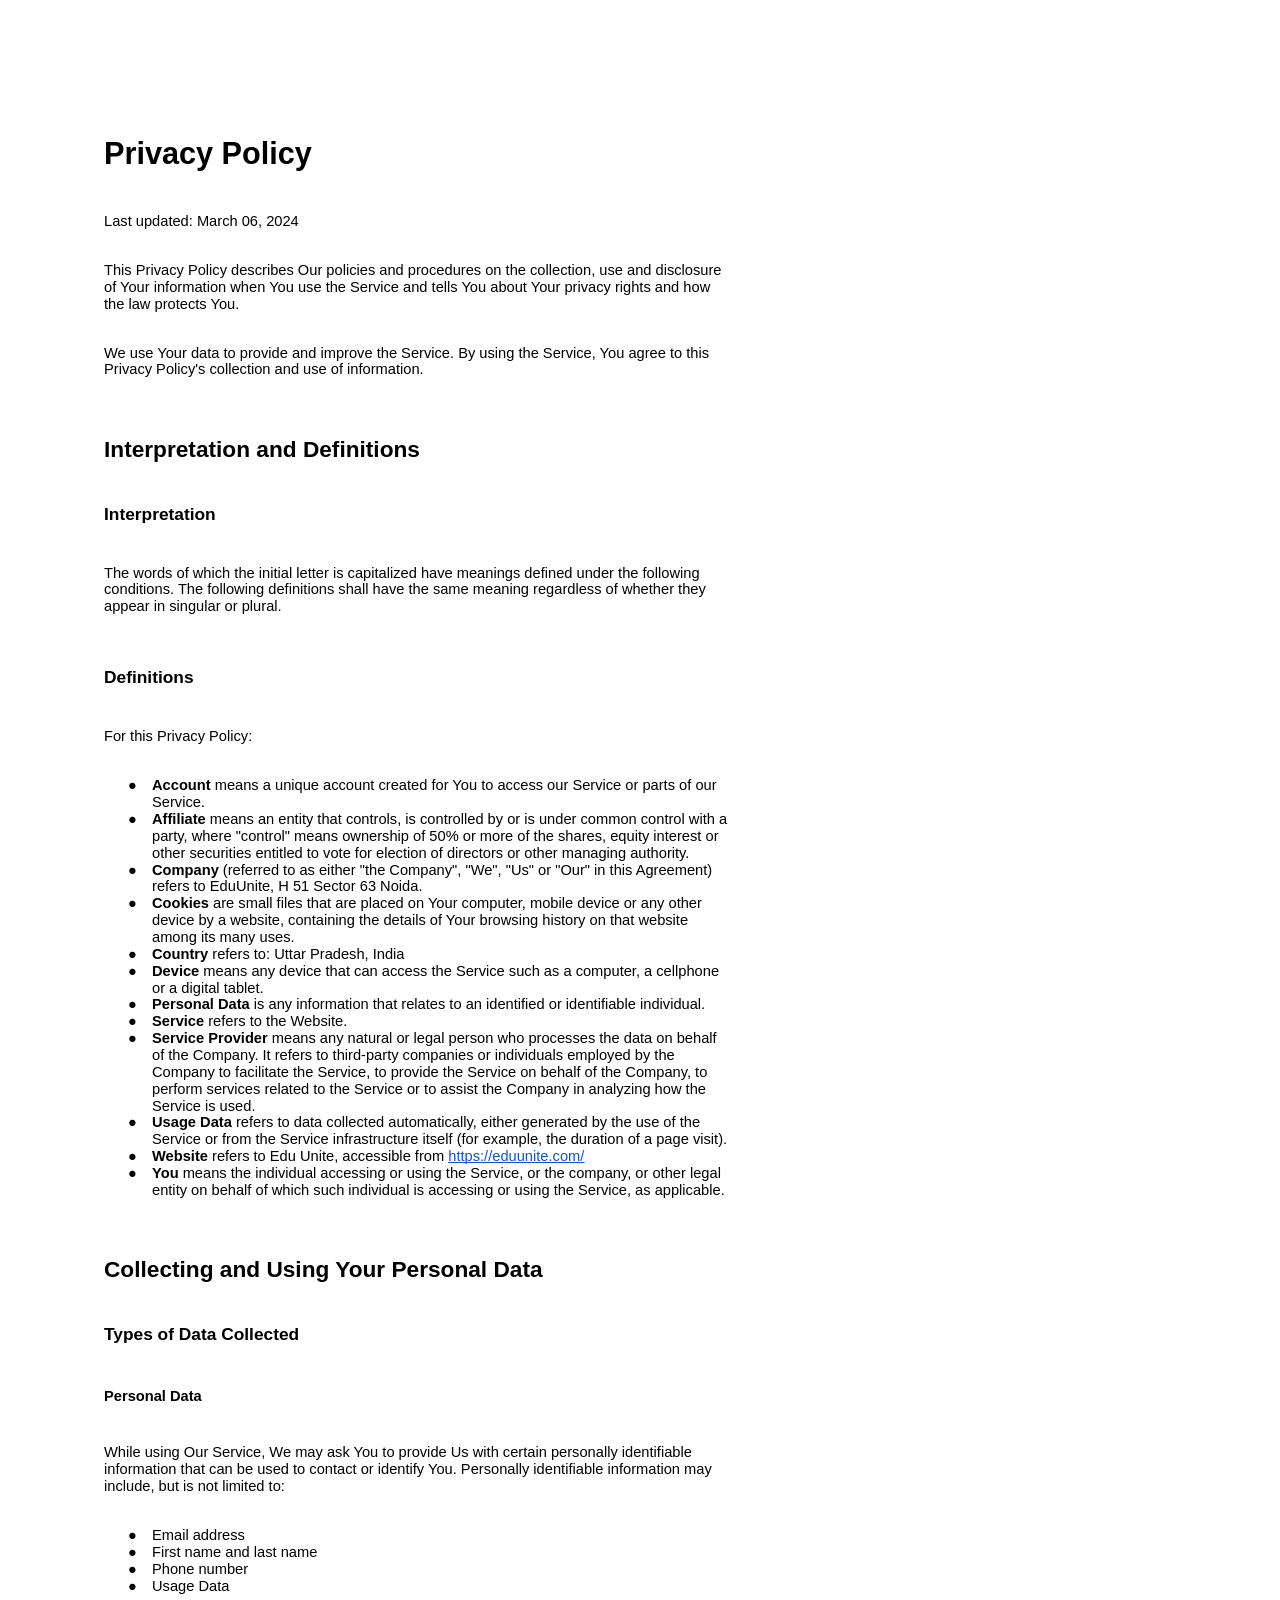
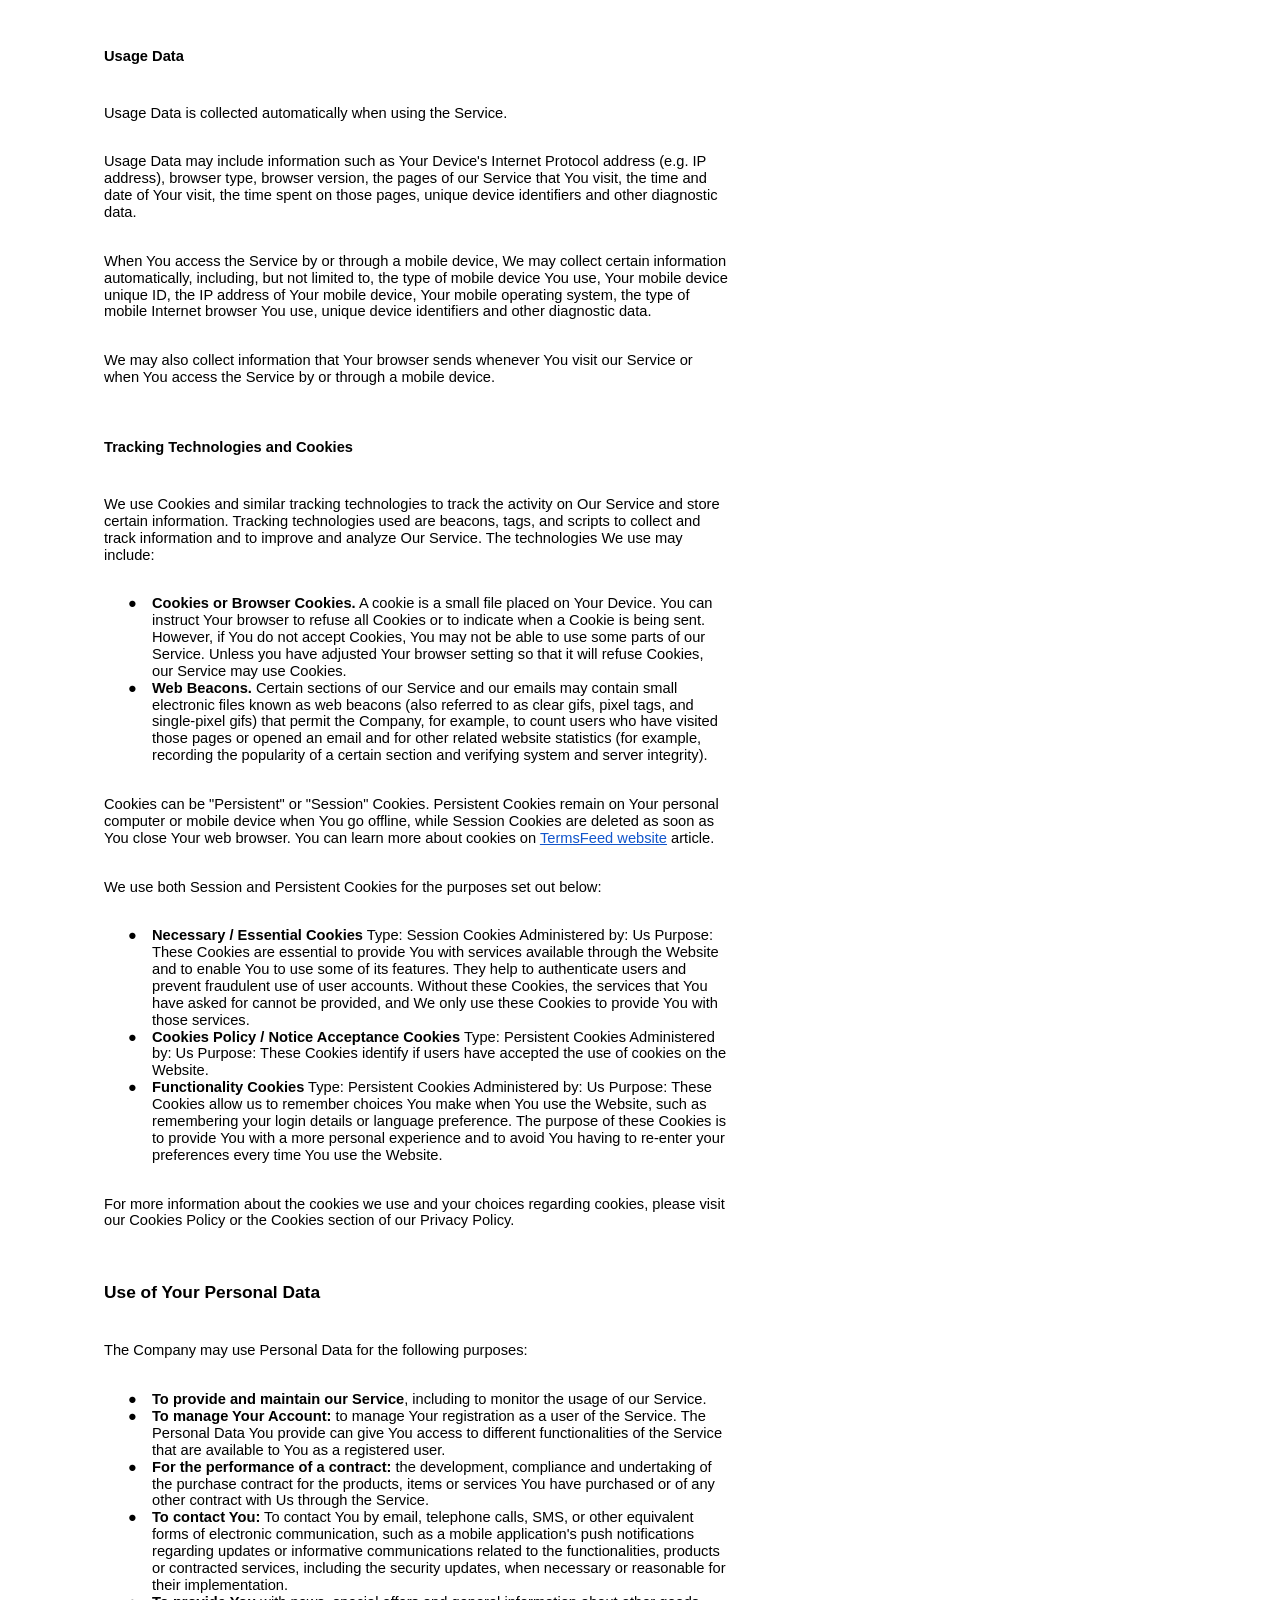
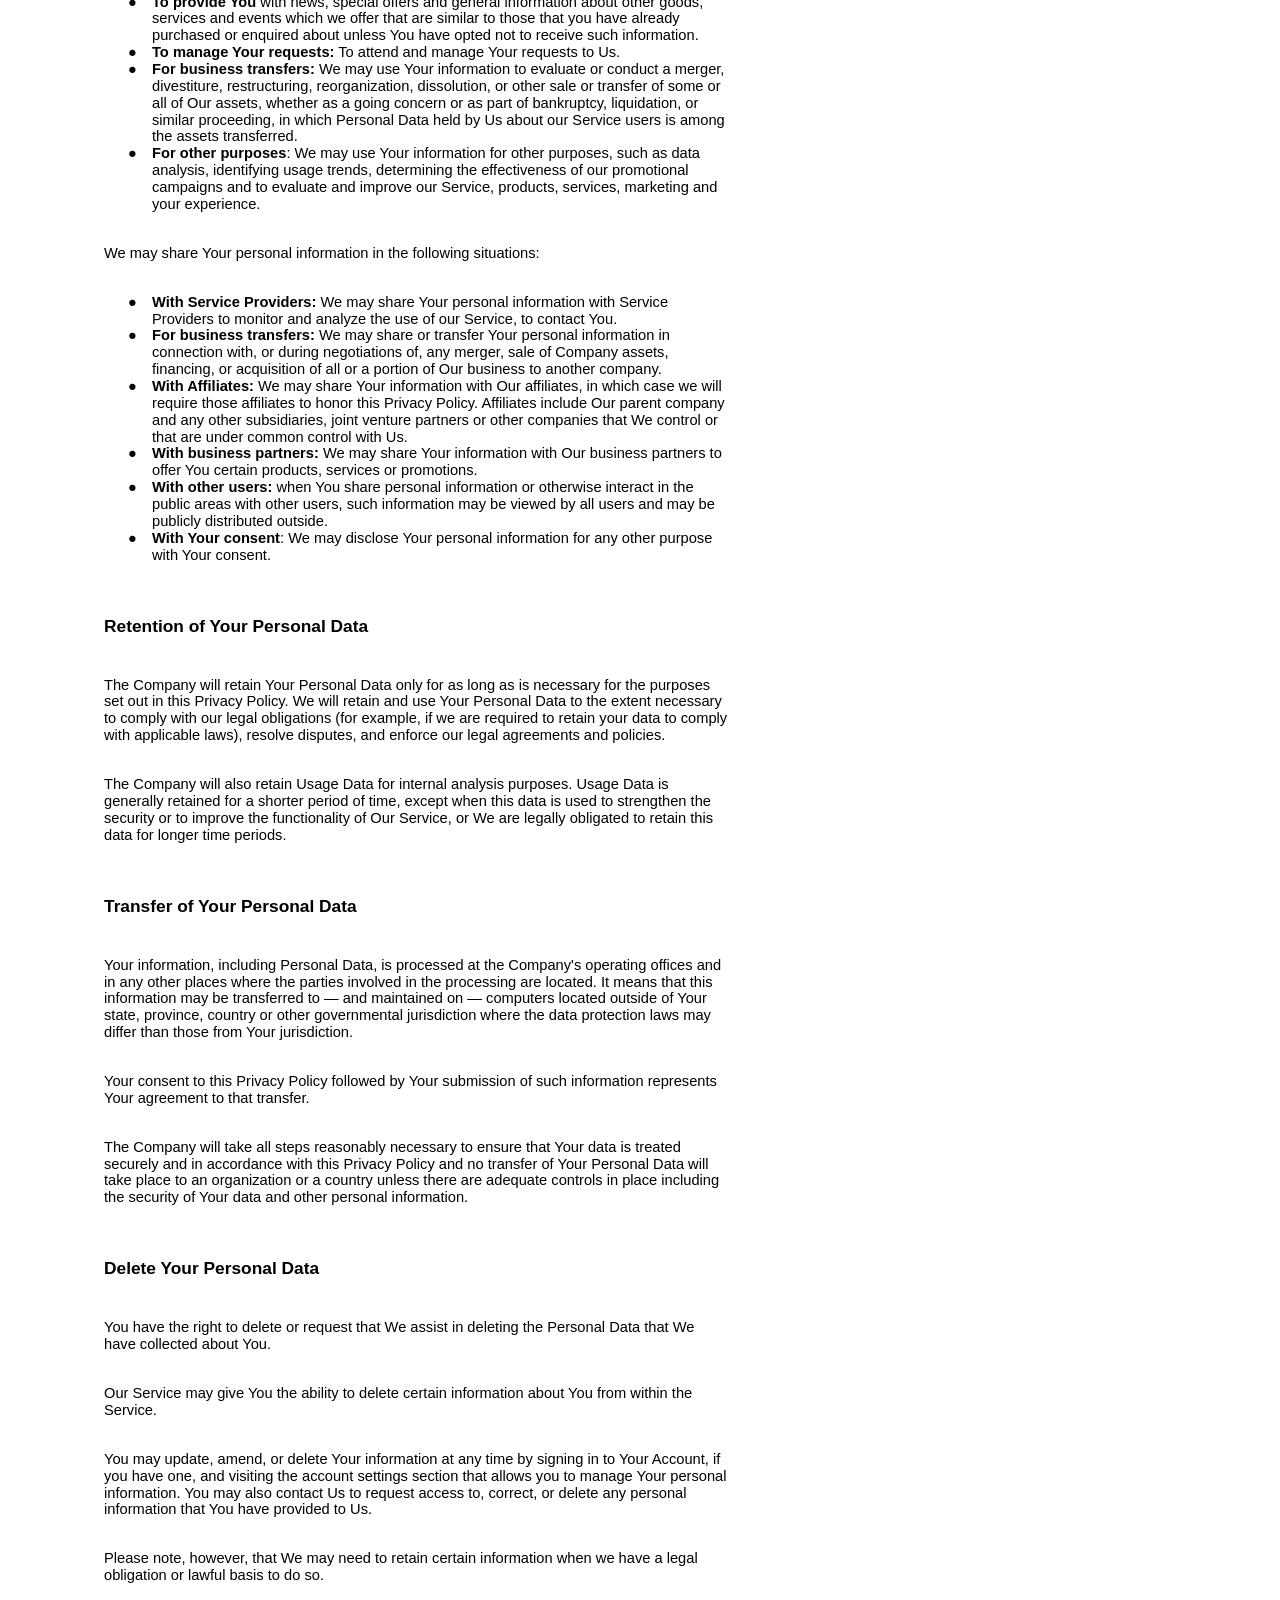
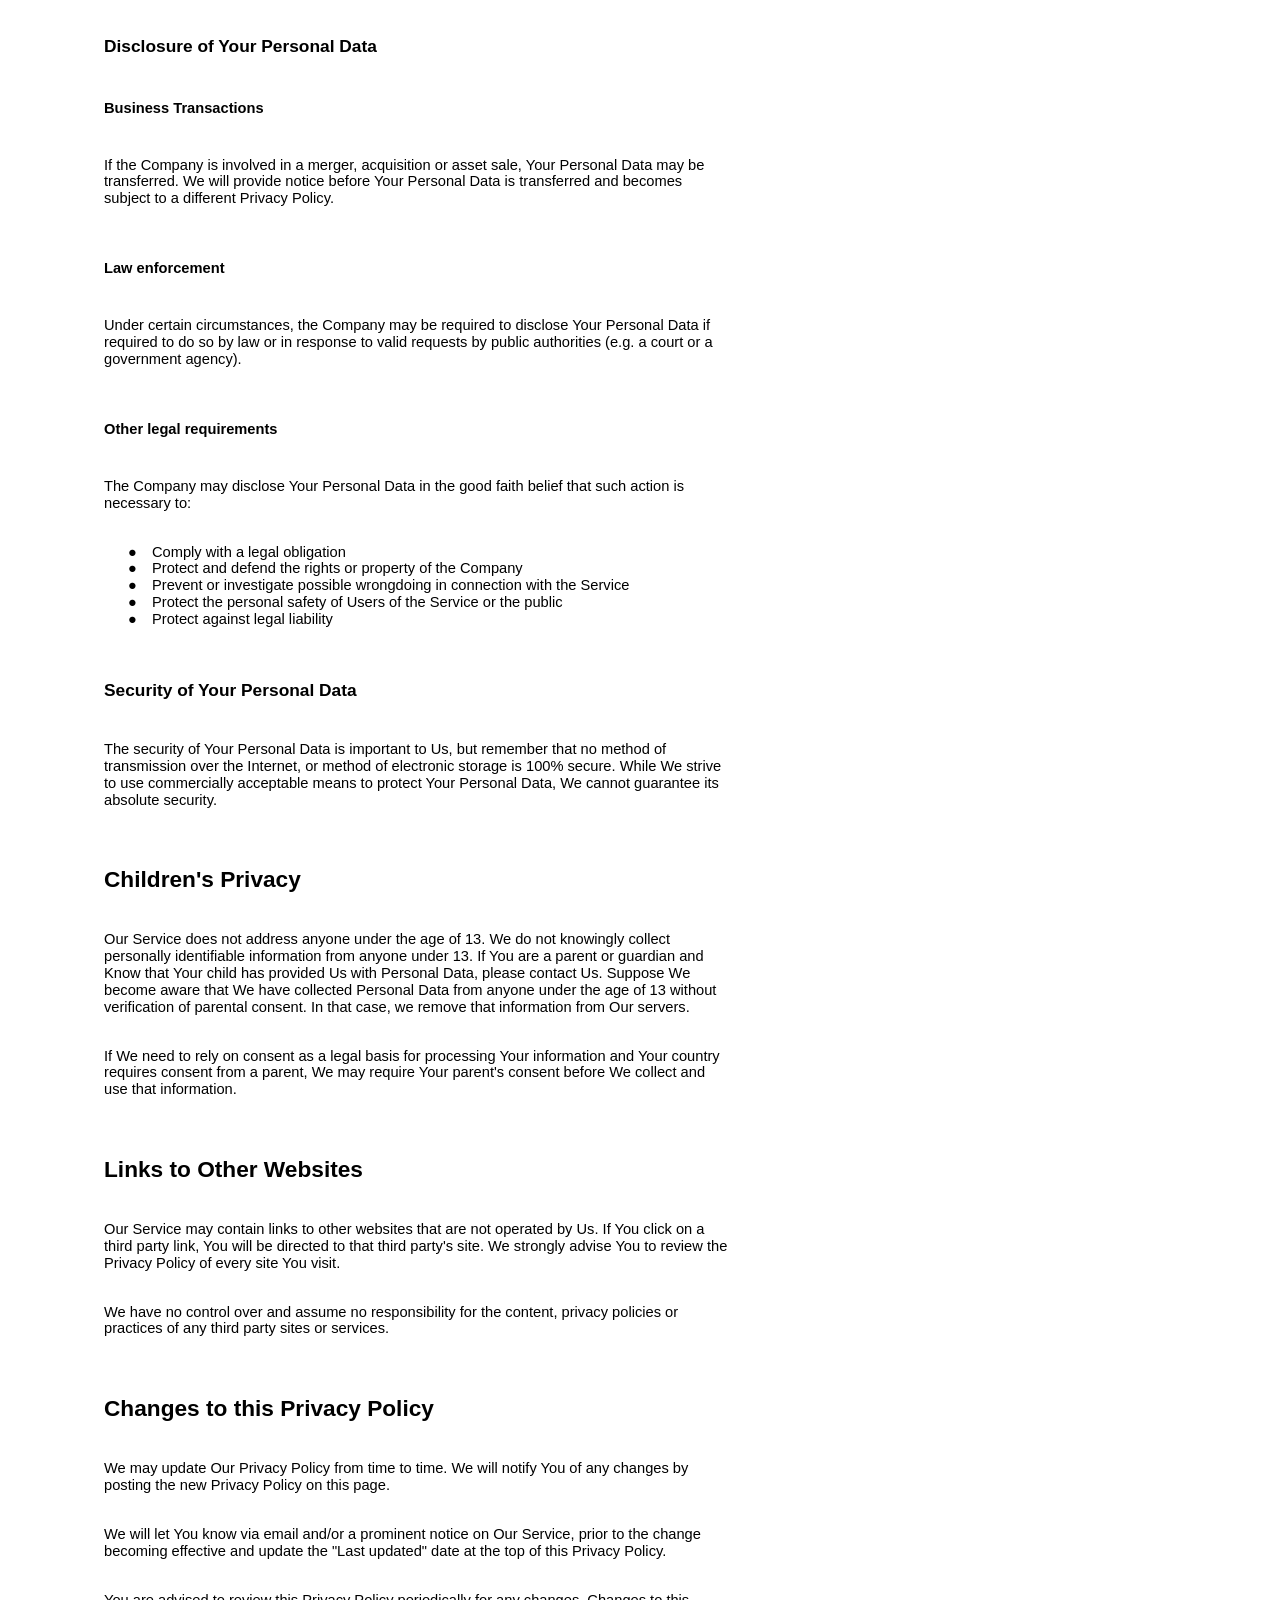
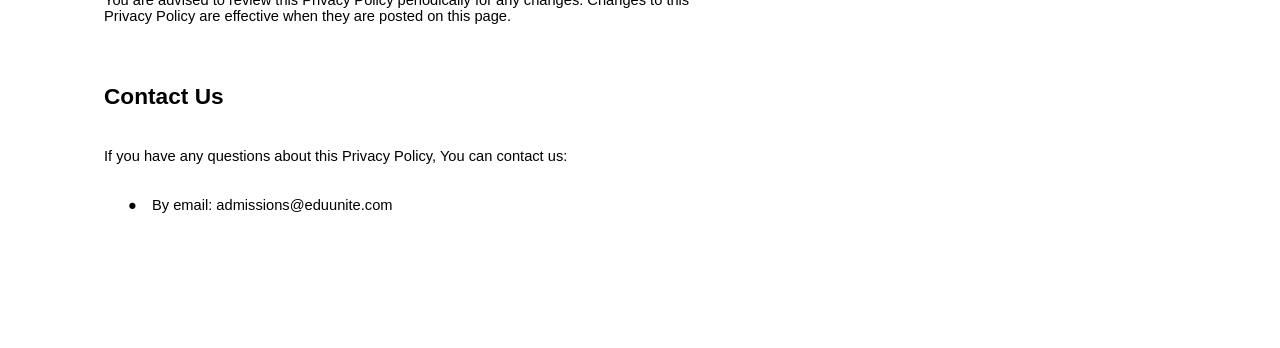
<file: privacy-policy.html>
<html><head><meta content="text/html; charset=UTF-8" http-equiv="content-type"><style type="text/css">ul.lst-kix_list_1-0{list-style-type:none}.lst-kix_list_3-0>li:before{content:"\0025cf   "}ul.lst-kix_list_5-7{list-style-type:none}ul.lst-kix_list_5-8{list-style-type:none}.lst-kix_list_3-1>li:before{content:"\0025cb   "}.lst-kix_list_3-2>li:before{content:"\0025a0   "}ul.lst-kix_list_5-5{list-style-type:none}ul.lst-kix_list_5-6{list-style-type:none}.lst-kix_list_8-1>li:before{content:"\0025cb   "}.lst-kix_list_8-2>li:before{content:"\0025a0   "}ul.lst-kix_list_1-3{list-style-type:none}.lst-kix_list_3-5>li:before{content:"\0025a0   "}ul.lst-kix_list_5-0{list-style-type:none}ul.lst-kix_list_1-4{list-style-type:none}ul.lst-kix_list_1-1{list-style-type:none}.lst-kix_list_3-4>li:before{content:"\0025cb   "}ul.lst-kix_list_1-2{list-style-type:none}ul.lst-kix_list_5-3{list-style-type:none}ul.lst-kix_list_1-7{list-style-type:none}.lst-kix_list_3-3>li:before{content:"\0025cf   "}ul.lst-kix_list_5-4{list-style-type:none}ul.lst-kix_list_1-8{list-style-type:none}ul.lst-kix_list_5-1{list-style-type:none}.lst-kix_list_8-0>li:before{content:"\0025cf   "}ul.lst-kix_list_1-5{list-style-type:none}ul.lst-kix_list_5-2{list-style-type:none}ul.lst-kix_list_1-6{list-style-type:none}.lst-kix_list_8-7>li:before{content:"\0025cb   "}.lst-kix_list_3-8>li:before{content:"\0025a0   "}.lst-kix_list_8-5>li:before{content:"\0025a0   "}.lst-kix_list_8-6>li:before{content:"\0025cf   "}.lst-kix_list_8-3>li:before{content:"\0025cf   "}.lst-kix_list_3-6>li:before{content:"\0025cf   "}.lst-kix_list_3-7>li:before{content:"\0025cb   "}.lst-kix_list_8-4>li:before{content:"\0025cb   "}.lst-kix_list_8-8>li:before{content:"\0025a0   "}.lst-kix_list_5-0>li:before{content:"\0025cf   "}.lst-kix_list_4-8>li:before{content:"\0025a0   "}.lst-kix_list_5-3>li:before{content:"\0025cf   "}.lst-kix_list_4-7>li:before{content:"\0025cb   "}.lst-kix_list_5-2>li:before{content:"\0025a0   "}.lst-kix_list_5-1>li:before{content:"\0025cb   "}ul.lst-kix_list_4-8{list-style-type:none}.lst-kix_list_5-7>li:before{content:"\0025cb   "}ul.lst-kix_list_8-4{list-style-type:none}ul.lst-kix_list_8-5{list-style-type:none}ul.lst-kix_list_4-6{list-style-type:none}.lst-kix_list_5-6>li:before{content:"\0025cf   "}.lst-kix_list_5-8>li:before{content:"\0025a0   "}ul.lst-kix_list_8-2{list-style-type:none}ul.lst-kix_list_4-7{list-style-type:none}ul.lst-kix_list_8-3{list-style-type:none}ul.lst-kix_list_8-8{list-style-type:none}ul.lst-kix_list_8-6{list-style-type:none}ul.lst-kix_list_8-7{list-style-type:none}ul.lst-kix_list_4-0{list-style-type:none}ul.lst-kix_list_4-1{list-style-type:none}.lst-kix_list_5-4>li:before{content:"\0025cb   "}ul.lst-kix_list_4-4{list-style-type:none}.lst-kix_list_5-5>li:before{content:"\0025a0   "}ul.lst-kix_list_8-0{list-style-type:none}ul.lst-kix_list_4-5{list-style-type:none}ul.lst-kix_list_8-1{list-style-type:none}ul.lst-kix_list_4-2{list-style-type:none}ul.lst-kix_list_4-3{list-style-type:none}.lst-kix_list_6-1>li:before{content:"\0025cb   "}.lst-kix_list_6-3>li:before{content:"\0025cf   "}.lst-kix_list_6-0>li:before{content:"\0025cf   "}.lst-kix_list_6-4>li:before{content:"\0025cb   "}.lst-kix_list_6-2>li:before{content:"\0025a0   "}.lst-kix_list_6-8>li:before{content:"\0025a0   "}.lst-kix_list_6-5>li:before{content:"\0025a0   "}.lst-kix_list_6-7>li:before{content:"\0025cb   "}.lst-kix_list_7-0>li:before{content:"\0025cf   "}.lst-kix_list_6-6>li:before{content:"\0025cf   "}.lst-kix_list_2-6>li:before{content:"\0025cf   "}.lst-kix_list_2-7>li:before{content:"\0025cb   "}.lst-kix_list_7-4>li:before{content:"\0025cb   "}.lst-kix_list_7-6>li:before{content:"\0025cf   "}.lst-kix_list_2-4>li:before{content:"\0025cb   "}.lst-kix_list_2-5>li:before{content:"\0025a0   "}.lst-kix_list_2-8>li:before{content:"\0025a0   "}.lst-kix_list_7-1>li:before{content:"\0025cb   "}.lst-kix_list_7-5>li:before{content:"\0025a0   "}.lst-kix_list_7-2>li:before{content:"\0025a0   "}.lst-kix_list_7-3>li:before{content:"\0025cf   "}ul.lst-kix_list_7-5{list-style-type:none}ul.lst-kix_list_7-6{list-style-type:none}ul.lst-kix_list_7-3{list-style-type:none}ul.lst-kix_list_3-7{list-style-type:none}ul.lst-kix_list_7-4{list-style-type:none}ul.lst-kix_list_3-8{list-style-type:none}ul.lst-kix_list_7-7{list-style-type:none}ul.lst-kix_list_7-8{list-style-type:none}ul.lst-kix_list_3-1{list-style-type:none}ul.lst-kix_list_3-2{list-style-type:none}.lst-kix_list_7-8>li:before{content:"\0025a0   "}ul.lst-kix_list_3-0{list-style-type:none}ul.lst-kix_list_7-1{list-style-type:none}ul.lst-kix_list_3-5{list-style-type:none}ul.lst-kix_list_7-2{list-style-type:none}ul.lst-kix_list_3-6{list-style-type:none}ul.lst-kix_list_3-3{list-style-type:none}ul.lst-kix_list_7-0{list-style-type:none}.lst-kix_list_7-7>li:before{content:"\0025cb   "}ul.lst-kix_list_3-4{list-style-type:none}.lst-kix_list_4-0>li:before{content:"\0025cf   "}.lst-kix_list_4-1>li:before{content:"\0025cb   "}.lst-kix_list_4-4>li:before{content:"\0025cb   "}.lst-kix_list_4-3>li:before{content:"\0025cf   "}.lst-kix_list_4-5>li:before{content:"\0025a0   "}.lst-kix_list_4-2>li:before{content:"\0025a0   "}.lst-kix_list_4-6>li:before{content:"\0025cf   "}ul.lst-kix_list_6-6{list-style-type:none}ul.lst-kix_list_6-7{list-style-type:none}ul.lst-kix_list_6-4{list-style-type:none}ul.lst-kix_list_2-8{list-style-type:none}ul.lst-kix_list_6-5{list-style-type:none}ul.lst-kix_list_6-8{list-style-type:none}ul.lst-kix_list_2-2{list-style-type:none}.lst-kix_list_1-0>li:before{content:"\0025cf   "}ul.lst-kix_list_2-3{list-style-type:none}ul.lst-kix_list_2-0{list-style-type:none}ul.lst-kix_list_2-1{list-style-type:none}ul.lst-kix_list_6-2{list-style-type:none}ul.lst-kix_list_2-6{list-style-type:none}ul.lst-kix_list_6-3{list-style-type:none}.lst-kix_list_1-1>li:before{content:"\0025cb   "}.lst-kix_list_1-2>li:before{content:"\0025a0   "}ul.lst-kix_list_2-7{list-style-type:none}ul.lst-kix_list_6-0{list-style-type:none}ul.lst-kix_list_2-4{list-style-type:none}ul.lst-kix_list_6-1{list-style-type:none}ul.lst-kix_list_2-5{list-style-type:none}.lst-kix_list_1-3>li:before{content:"\0025cf   "}.lst-kix_list_1-4>li:before{content:"\0025cb   "}.lst-kix_list_1-7>li:before{content:"\0025cb   "}.lst-kix_list_1-5>li:before{content:"\0025a0   "}.lst-kix_list_1-6>li:before{content:"\0025cf   "}li.li-bullet-0:before{margin-left:-18pt;white-space:nowrap;display:inline-block;min-width:18pt}.lst-kix_list_2-0>li:before{content:"\0025cf   "}.lst-kix_list_2-1>li:before{content:"\0025cb   "}.lst-kix_list_1-8>li:before{content:"\0025a0   "}.lst-kix_list_2-2>li:before{content:"\0025a0   "}.lst-kix_list_2-3>li:before{content:"\0025cf   "}ol{margin:0;padding:0}table td,table th{padding:0}.c8{margin-left:36pt;padding-top:0pt;padding-left:0pt;padding-bottom:0pt;line-height:1.1500000000000001;orphans:2;widows:2;text-align:left}.c17{padding-top:0pt;padding-bottom:0pt;line-height:1.1500000000000001;orphans:2;widows:2;text-align:left;height:11pt}.c1{color:#000000;font-weight:400;text-decoration:none;vertical-align:baseline;font-size:11pt;font-family:"Arial";font-style:normal}.c13{padding-top:12pt;padding-bottom:0pt;line-height:1.1500000000000001;orphans:2;widows:2;text-align:left}.c7{color:#000000;text-decoration:none;vertical-align:baseline;font-size:17pt;font-family:"Arial";font-style:normal}.c5{padding-top:18pt;padding-bottom:4pt;line-height:1.1500000000000001;orphans:2;widows:2;text-align:left}.c6{color:#000000;text-decoration:none;vertical-align:baseline;font-size:11pt;font-family:"Arial";font-style:normal}.c10{padding-top:12pt;padding-bottom:2pt;line-height:1.1500000000000001;orphans:2;widows:2;text-align:left}.c14{padding-top:0pt;padding-bottom:12pt;line-height:1.1500000000000001;orphans:2;widows:2;text-align:left}.c18{color:#000000;text-decoration:none;vertical-align:baseline;font-size:23pt;font-family:"Arial";font-style:normal}.c3{padding-top:12pt;padding-bottom:12pt;line-height:1.1500000000000001;orphans:2;widows:2;text-align:left}.c19{padding-top:24pt;padding-bottom:6pt;line-height:1.1500000000000001;orphans:2;widows:2;text-align:left}.c0{padding-top:14pt;padding-bottom:4pt;line-height:1.1500000000000001;orphans:2;widows:2;text-align:left}.c15{color:#000000;text-decoration:none;vertical-align:baseline;font-size:13pt;font-family:"Arial";font-style:normal}.c11{text-decoration-skip-ink:none;-webkit-text-decoration-skip:none;color:#1155cc;text-decoration:underline}.c16{background-color:#ffffff;max-width:468pt;padding:72pt 72pt 72pt 72pt}.c12{margin-left:36pt;padding-left:0pt}.c2{color:inherit;text-decoration:inherit}.c9{padding:0;margin:0}.c4{font-weight:700}.title{padding-top:0pt;color:#000000;font-size:26pt;padding-bottom:3pt;font-family:"Arial";line-height:1.1500000000000001;page-break-after:avoid;orphans:2;widows:2;text-align:left}.subtitle{padding-top:0pt;color:#666666;font-size:15pt;padding-bottom:16pt;font-family:"Arial";line-height:1.1500000000000001;page-break-after:avoid;orphans:2;widows:2;text-align:left}li{color:#000000;font-size:11pt;font-family:"Arial"}p{margin:0;color:#000000;font-size:11pt;font-family:"Arial"}h1{padding-top:20pt;color:#000000;font-size:20pt;padding-bottom:6pt;font-family:"Arial";line-height:1.1500000000000001;page-break-after:avoid;orphans:2;widows:2;text-align:left}h2{padding-top:18pt;color:#000000;font-size:16pt;padding-bottom:6pt;font-family:"Arial";line-height:1.1500000000000001;page-break-after:avoid;orphans:2;widows:2;text-align:left}h3{padding-top:16pt;color:#434343;font-size:14pt;padding-bottom:4pt;font-family:"Arial";line-height:1.1500000000000001;page-break-after:avoid;orphans:2;widows:2;text-align:left}h4{padding-top:14pt;color:#666666;font-size:12pt;padding-bottom:4pt;font-family:"Arial";line-height:1.1500000000000001;page-break-after:avoid;orphans:2;widows:2;text-align:left}h5{padding-top:12pt;color:#666666;font-size:11pt;padding-bottom:4pt;font-family:"Arial";line-height:1.1500000000000001;page-break-after:avoid;orphans:2;widows:2;text-align:left}h6{padding-top:12pt;color:#666666;font-size:11pt;padding-bottom:4pt;font-family:"Arial";line-height:1.1500000000000001;page-break-after:avoid;font-style:italic;orphans:2;widows:2;text-align:left}</style></head><body class="c16 doc-content"><h1 class="c19" id="h.gjdgxs"><span class="c4 c18">Privacy Policy</span></h1><p class="c3"><span class="c1">Last updated: March 06, 2024</span></p><p class="c3"><span class="c1">This Privacy Policy describes Our policies and procedures on the collection, use and disclosure of Your information when You use the Service and tells You about Your privacy rights and how the law protects You.</span></p><p class="c3"><span class="c1">We use Your data to provide and improve the Service. By using the Service, You agree to this Privacy Policy&#39;s collection and use of information.</span></p><h2 class="c5" id="h.30j0zll"><span class="c7 c4">Interpretation and Definitions</span></h2><h3 class="c0" id="h.1fob9te"><span class="c15 c4">Interpretation</span></h3><p class="c3"><span class="c1">The words of which the initial letter is capitalized have meanings defined under the following conditions. The following definitions shall have the same meaning regardless of whether they appear in singular or plural.</span></p><h3 class="c0" id="h.3znysh7"><span class="c15 c4">Definitions</span></h3><p class="c3"><span class="c1">For this Privacy Policy:</span></p><ul class="c9 lst-kix_list_6-0 start"><li class="c13 c12 li-bullet-0"><span class="c4">Account</span><span class="c1">&nbsp;means a unique account created for You to access our Service or parts of our Service.</span></li><li class="c8 li-bullet-0"><span class="c4">Affiliate</span><span class="c1">&nbsp;means an entity that controls, is controlled by or is under common control with a party, where &quot;control&quot; means ownership of 50% or more of the shares, equity interest or other securities entitled to vote for election of directors or other managing authority.</span></li><li class="c8 li-bullet-0"><span class="c4">Company</span><span class="c1">&nbsp;(referred to as either &quot;the Company&quot;, &quot;We&quot;, &quot;Us&quot; or &quot;Our&quot; in this Agreement) refers to EduUnite, H 51 Sector 63 Noida.</span></li><li class="c8 li-bullet-0"><span class="c4">Cookies</span><span class="c1">&nbsp;are small files that are placed on Your computer, mobile device or any other device by a website, containing the details of Your browsing history on that website among its many uses.</span></li><li class="c8 li-bullet-0"><span class="c4">Country</span><span class="c1">&nbsp;refers to: Uttar Pradesh, India</span></li><li class="c8 li-bullet-0"><span class="c4">Device</span><span class="c1">&nbsp;means any device that can access the Service such as a computer, a cellphone or a digital tablet.</span></li><li class="c8 li-bullet-0"><span class="c4">Personal Data</span><span class="c1">&nbsp;is any information that relates to an identified or identifiable individual.</span></li><li class="c8 li-bullet-0"><span class="c4">Service</span><span class="c1">&nbsp;refers to the Website.</span></li><li class="c8 li-bullet-0"><span class="c4">Service Provider</span><span class="c1">&nbsp;means any natural or legal person who processes the data on behalf of the Company. It refers to third-party companies or individuals employed by the Company to facilitate the Service, to provide the Service on behalf of the Company, to perform services related to the Service or to assist the Company in analyzing how the Service is used.</span></li><li class="c8 li-bullet-0"><span class="c4">Usage Data</span><span class="c1">&nbsp;refers to data collected automatically, either generated by the use of the Service or from the Service infrastructure itself (for example, the duration of a page visit).</span></li><li class="c8 li-bullet-0"><span class="c4">Website</span><span>&nbsp;refers to Edu Unite, accessible from</span><span><a class="c2" href="https://www.google.com/url?q=https://eduunite.com/&amp;sa=D&amp;source=editors&amp;ust=1709728241610250&amp;usg=AOvVaw3_9q0U07GRfXo7zicVvVgR">&nbsp;</a></span><span class="c11"><a class="c2" href="https://www.google.com/url?q=https://eduunite.com/&amp;sa=D&amp;source=editors&amp;ust=1709728241610529&amp;usg=AOvVaw22TBaIDPsvalAONWeYki5W">https://eduunite.com/</a></span></li><li class="c14 c12 li-bullet-0"><span class="c4">You</span><span class="c1">&nbsp;means the individual accessing or using the Service, or the company, or other legal entity on behalf of which such individual is accessing or using the Service, as applicable.</span></li></ul><h2 class="c5" id="h.2et92p0"><span class="c7 c4">Collecting and Using Your Personal Data</span></h2><h3 class="c0" id="h.tyjcwt"><span class="c15 c4">Types of Data Collected</span></h3><h4 class="c10" id="h.3dy6vkm"><span class="c6 c4">Personal Data</span></h4><p class="c3"><span class="c1">While using Our Service, We may ask You to provide Us with certain personally identifiable information that can be used to contact or identify You. Personally identifiable information may include, but is not limited to:</span></p><ul class="c9 lst-kix_list_7-0 start"><li class="c13 c12 li-bullet-0"><span class="c1">Email address</span></li><li class="c8 li-bullet-0"><span class="c1">First name and last name</span></li><li class="c8 li-bullet-0"><span class="c1">Phone number</span></li><li class="c14 c12 li-bullet-0"><span class="c1">Usage Data</span></li></ul><h4 class="c10" id="h.1t3h5sf"><span class="c4 c6">Usage Data</span></h4><p class="c3"><span class="c1">Usage Data is collected automatically when using the Service.</span></p><p class="c3"><span class="c1">Usage Data may include information such as Your Device&#39;s Internet Protocol address (e.g. IP address), browser type, browser version, the pages of our Service that You visit, the time and date of Your visit, the time spent on those pages, unique device identifiers and other diagnostic data.</span></p><p class="c3"><span class="c1">When You access the Service by or through a mobile device, We may collect certain information automatically, including, but not limited to, the type of mobile device You use, Your mobile device unique ID, the IP address of Your mobile device, Your mobile operating system, the type of mobile Internet browser You use, unique device identifiers and other diagnostic data.</span></p><p class="c3"><span class="c1">We may also collect information that Your browser sends whenever You visit our Service or when You access the Service by or through a mobile device.</span></p><h4 class="c10" id="h.4d34og8"><span class="c6 c4">Tracking Technologies and Cookies</span></h4><p class="c3"><span class="c1">We use Cookies and similar tracking technologies to track the activity on Our Service and store certain information. Tracking technologies used are beacons, tags, and scripts to collect and track information and to improve and analyze Our Service. The technologies We use may include:</span></p><ul class="c9 lst-kix_list_5-0 start"><li class="c13 c12 li-bullet-0"><span class="c4">Cookies or Browser Cookies.</span><span class="c1">&nbsp;A cookie is a small file placed on Your Device. You can instruct Your browser to refuse all Cookies or to indicate when a Cookie is being sent. However, if You do not accept Cookies, You may not be able to use some parts of our Service. Unless you have adjusted Your browser setting so that it will refuse Cookies, our Service may use Cookies.</span></li><li class="c12 c14 li-bullet-0"><span class="c4">Web Beacons.</span><span class="c1">&nbsp;Certain sections of our Service and our emails may contain small electronic files known as web beacons (also referred to as clear gifs, pixel tags, and single-pixel gifs) that permit the Company, for example, to count users who have visited those pages or opened an email and for other related website statistics (for example, recording the popularity of a certain section and verifying system and server integrity).</span></li></ul><p class="c3"><span>Cookies can be &quot;Persistent&quot; or &quot;Session&quot; Cookies. Persistent Cookies remain on Your personal computer or mobile device when You go offline, while Session Cookies are deleted as soon as You close Your web browser. You can learn more about cookies on</span><span><a class="c2" href="https://www.google.com/url?q=https://www.termsfeed.com/blog/cookies/%23What_Are_Cookies&amp;sa=D&amp;source=editors&amp;ust=1709728241612345&amp;usg=AOvVaw23N4DvtzTsKFTNOWVNFbMV">&nbsp;</a></span><span class="c11"><a class="c2" href="https://www.google.com/url?q=https://www.termsfeed.com/blog/cookies/%23What_Are_Cookies&amp;sa=D&amp;source=editors&amp;ust=1709728241612494&amp;usg=AOvVaw21ELDsjuWM2m5r3PfK0Y3l">TermsFeed website</a></span><span class="c1">&nbsp;article.</span></p><p class="c3"><span class="c1">We use both Session and Persistent Cookies for the purposes set out below:</span></p><ul class="c9 lst-kix_list_1-0 start"><li class="c12 c13 li-bullet-0"><span class="c4">Necessary / Essential Cookies</span><span class="c1">&nbsp;Type: Session Cookies Administered by: Us Purpose: These Cookies are essential to provide You with services available through the Website and to enable You to use some of its features. They help to authenticate users and prevent fraudulent use of user accounts. Without these Cookies, the services that You have asked for cannot be provided, and We only use these Cookies to provide You with those services.</span></li><li class="c8 li-bullet-0"><span class="c4">Cookies Policy / Notice Acceptance Cookies</span><span class="c1">&nbsp;Type: Persistent Cookies Administered by: Us Purpose: These Cookies identify if users have accepted the use of cookies on the Website.</span></li><li class="c14 c12 li-bullet-0"><span class="c4">Functionality Cookies</span><span class="c1">&nbsp;Type: Persistent Cookies Administered by: Us Purpose: These Cookies allow us to remember choices You make when You use the Website, such as remembering your login details or language preference. The purpose of these Cookies is to provide You with a more personal experience and to avoid You having to re-enter your preferences every time You use the Website.</span></li></ul><p class="c3"><span class="c1">For more information about the cookies we use and your choices regarding cookies, please visit our Cookies Policy or the Cookies section of our Privacy Policy.</span></p><h3 class="c0" id="h.2s8eyo1"><span class="c4 c15">Use of Your Personal Data</span></h3><p class="c3"><span class="c1">The Company may use Personal Data for the following purposes:</span></p><ul class="c9 lst-kix_list_4-0 start"><li class="c13 c12 li-bullet-0"><span class="c4">To provide and maintain our Service</span><span class="c1">, including to monitor the usage of our Service.</span></li><li class="c8 li-bullet-0"><span class="c4">To manage Your Account:</span><span class="c1">&nbsp;to manage Your registration as a user of the Service. The Personal Data You provide can give You access to different functionalities of the Service that are available to You as a registered user.</span></li><li class="c8 li-bullet-0"><span class="c4">For the performance of a contract:</span><span class="c1">&nbsp;the development, compliance and undertaking of the purchase contract for the products, items or services You have purchased or of any other contract with Us through the Service.</span></li><li class="c8 li-bullet-0"><span class="c4">To contact You:</span><span class="c1">&nbsp;To contact You by email, telephone calls, SMS, or other equivalent forms of electronic communication, such as a mobile application&#39;s push notifications regarding updates or informative communications related to the functionalities, products or contracted services, including the security updates, when necessary or reasonable for their implementation.</span></li><li class="c8 li-bullet-0"><span class="c4">To provide You</span><span class="c1">&nbsp;with news, special offers and general information about other goods, services and events which we offer that are similar to those that you have already purchased or enquired about unless You have opted not to receive such information.</span></li><li class="c8 li-bullet-0"><span class="c4">To manage Your requests:</span><span class="c1">&nbsp;To attend and manage Your requests to Us.</span></li><li class="c8 li-bullet-0"><span class="c4">For business transfers:</span><span class="c1">&nbsp;We may use Your information to evaluate or conduct a merger, divestiture, restructuring, reorganization, dissolution, or other sale or transfer of some or all of Our assets, whether as a going concern or as part of bankruptcy, liquidation, or similar proceeding, in which Personal Data held by Us about our Service users is among the assets transferred.</span></li><li class="c14 c12 li-bullet-0"><span class="c4">For other purposes</span><span class="c1">: We may use Your information for other purposes, such as data analysis, identifying usage trends, determining the effectiveness of our promotional campaigns and to evaluate and improve our Service, products, services, marketing and your experience.</span></li></ul><p class="c3"><span class="c1">We may share Your personal information in the following situations:</span></p><ul class="c9 lst-kix_list_2-0 start"><li class="c13 c12 li-bullet-0"><span class="c4">With Service Providers:</span><span class="c1">&nbsp;We may share Your personal information with Service Providers to monitor and analyze the use of our Service, to contact You.</span></li><li class="c8 li-bullet-0"><span class="c4">For business transfers:</span><span class="c1">&nbsp;We may share or transfer Your personal information in connection with, or during negotiations of, any merger, sale of Company assets, financing, or acquisition of all or a portion of Our business to another company.</span></li><li class="c8 li-bullet-0"><span class="c4">With Affiliates:</span><span class="c1">&nbsp;We may share Your information with Our affiliates, in which case we will require those affiliates to honor this Privacy Policy. Affiliates include Our parent company and any other subsidiaries, joint venture partners or other companies that We control or that are under common control with Us.</span></li><li class="c8 li-bullet-0"><span class="c4">With business partners:</span><span class="c1">&nbsp;We may share Your information with Our business partners to offer You certain products, services or promotions.</span></li><li class="c8 li-bullet-0"><span class="c4">With other users:</span><span class="c1">&nbsp;when You share personal information or otherwise interact in the public areas with other users, such information may be viewed by all users and may be publicly distributed outside.</span></li><li class="c14 c12 li-bullet-0"><span class="c4">With Your consent</span><span class="c1">: We may disclose Your personal information for any other purpose with Your consent.</span></li></ul><h3 class="c0" id="h.17dp8vu"><span class="c15 c4">Retention of Your Personal Data</span></h3><p class="c3"><span class="c1">The Company will retain Your Personal Data only for as long as is necessary for the purposes set out in this Privacy Policy. We will retain and use Your Personal Data to the extent necessary to comply with our legal obligations (for example, if we are required to retain your data to comply with applicable laws), resolve disputes, and enforce our legal agreements and policies.</span></p><p class="c3"><span class="c1">The Company will also retain Usage Data for internal analysis purposes. Usage Data is generally retained for a shorter period of time, except when this data is used to strengthen the security or to improve the functionality of Our Service, or We are legally obligated to retain this data for longer time periods.</span></p><h3 class="c0" id="h.3rdcrjn"><span class="c15 c4">Transfer of Your Personal Data</span></h3><p class="c3"><span class="c1">Your information, including Personal Data, is processed at the Company&#39;s operating offices and in any other places where the parties involved in the processing are located. It means that this information may be transferred to &mdash; and maintained on &mdash; computers located outside of Your state, province, country or other governmental jurisdiction where the data protection laws may differ than those from Your jurisdiction.</span></p><p class="c3"><span class="c1">Your consent to this Privacy Policy followed by Your submission of such information represents Your agreement to that transfer.</span></p><p class="c3"><span class="c1">The Company will take all steps reasonably necessary to ensure that Your data is treated securely and in accordance with this Privacy Policy and no transfer of Your Personal Data will take place to an organization or a country unless there are adequate controls in place including the security of Your data and other personal information.</span></p><h3 class="c0" id="h.26in1rg"><span class="c15 c4">Delete Your Personal Data</span></h3><p class="c3"><span class="c1">You have the right to delete or request that We assist in deleting the Personal Data that We have collected about You.</span></p><p class="c3"><span class="c1">Our Service may give You the ability to delete certain information about You from within the Service.</span></p><p class="c3"><span class="c1">You may update, amend, or delete Your information at any time by signing in to Your Account, if you have one, and visiting the account settings section that allows you to manage Your personal information. You may also contact Us to request access to, correct, or delete any personal information that You have provided to Us.</span></p><p class="c3"><span class="c1">Please note, however, that We may need to retain certain information when we have a legal obligation or lawful basis to do so.</span></p><h3 class="c0" id="h.lnxbz9"><span class="c15 c4">Disclosure of Your Personal Data</span></h3><h4 class="c10" id="h.35nkun2"><span class="c6 c4">Business Transactions</span></h4><p class="c3"><span class="c1">If the Company is involved in a merger, acquisition or asset sale, Your Personal Data may be transferred. We will provide notice before Your Personal Data is transferred and becomes subject to a different Privacy Policy.</span></p><h4 class="c10" id="h.1ksv4uv"><span class="c6 c4">Law enforcement</span></h4><p class="c3"><span class="c1">Under certain circumstances, the Company may be required to disclose Your Personal Data if required to do so by law or in response to valid requests by public authorities (e.g. a court or a government agency).</span></p><h4 class="c10" id="h.44sinio"><span class="c6 c4">Other legal requirements</span></h4><p class="c3"><span class="c1">The Company may disclose Your Personal Data in the good faith belief that such action is necessary to:</span></p><ul class="c9 lst-kix_list_3-0 start"><li class="c13 c12 li-bullet-0"><span class="c1">Comply with a legal obligation</span></li><li class="c8 li-bullet-0"><span class="c1">Protect and defend the rights or property of the Company</span></li><li class="c8 li-bullet-0"><span class="c1">Prevent or investigate possible wrongdoing in connection with the Service</span></li><li class="c8 li-bullet-0"><span class="c1">Protect the personal safety of Users of the Service or the public</span></li><li class="c14 c12 li-bullet-0"><span class="c1">Protect against legal liability</span></li></ul><h3 class="c0" id="h.2jxsxqh"><span class="c15 c4">Security of Your Personal Data</span></h3><p class="c3"><span class="c1">The security of Your Personal Data is important to Us, but remember that no method of transmission over the Internet, or method of electronic storage is 100% secure. While We strive to use commercially acceptable means to protect Your Personal Data, We cannot guarantee its absolute security.</span></p><h2 class="c5" id="h.z337ya"><span class="c7 c4">Children&#39;s Privacy</span></h2><p class="c3"><span class="c1">Our Service does not address anyone under the age of 13. We do not knowingly collect personally identifiable information from anyone under 13. If You are a parent or guardian and Know that Your child has provided Us with Personal Data, please contact Us. Suppose We become aware that We have collected Personal Data from anyone under the age of 13 without verification of parental consent. In that case, we remove that information from Our servers.</span></p><p class="c3"><span class="c1">If We need to rely on consent as a legal basis for processing Your information and Your country requires consent from a parent, We may require Your parent&#39;s consent before We collect and use that information.</span></p><h2 class="c5" id="h.3j2qqm3"><span class="c4 c7">Links to Other Websites</span></h2><p class="c3"><span class="c1">Our Service may contain links to other websites that are not operated by Us. If You click on a third party link, You will be directed to that third party&#39;s site. We strongly advise You to review the Privacy Policy of every site You visit.</span></p><p class="c3"><span class="c1">We have no control over and assume no responsibility for the content, privacy policies or practices of any third party sites or services.</span></p><h2 class="c5" id="h.1y810tw"><span class="c7 c4">Changes to this Privacy Policy</span></h2><p class="c3"><span class="c1">We may update Our Privacy Policy from time to time. We will notify You of any changes by posting the new Privacy Policy on this page.</span></p><p class="c3"><span class="c1">We will let You know via email and/or a prominent notice on Our Service, prior to the change becoming effective and update the &quot;Last updated&quot; date at the top of this Privacy Policy.</span></p><p class="c3"><span class="c1">You are advised to review this Privacy Policy periodically for any changes. Changes to this Privacy Policy are effective when they are posted on this page.</span></p><h2 class="c5" id="h.4i7ojhp"><span class="c7 c4">Contact Us</span></h2><p class="c3"><span class="c1">If you have any questions about this Privacy Policy, You can contact us:</span></p><ul class="c9 lst-kix_list_8-0 start"><li class="c3 c12 li-bullet-0"><span class="c1">By email: admissions@eduunite.com</span></li></ul><p class="c17"><span class="c1"></span></p></body></html>
</file>
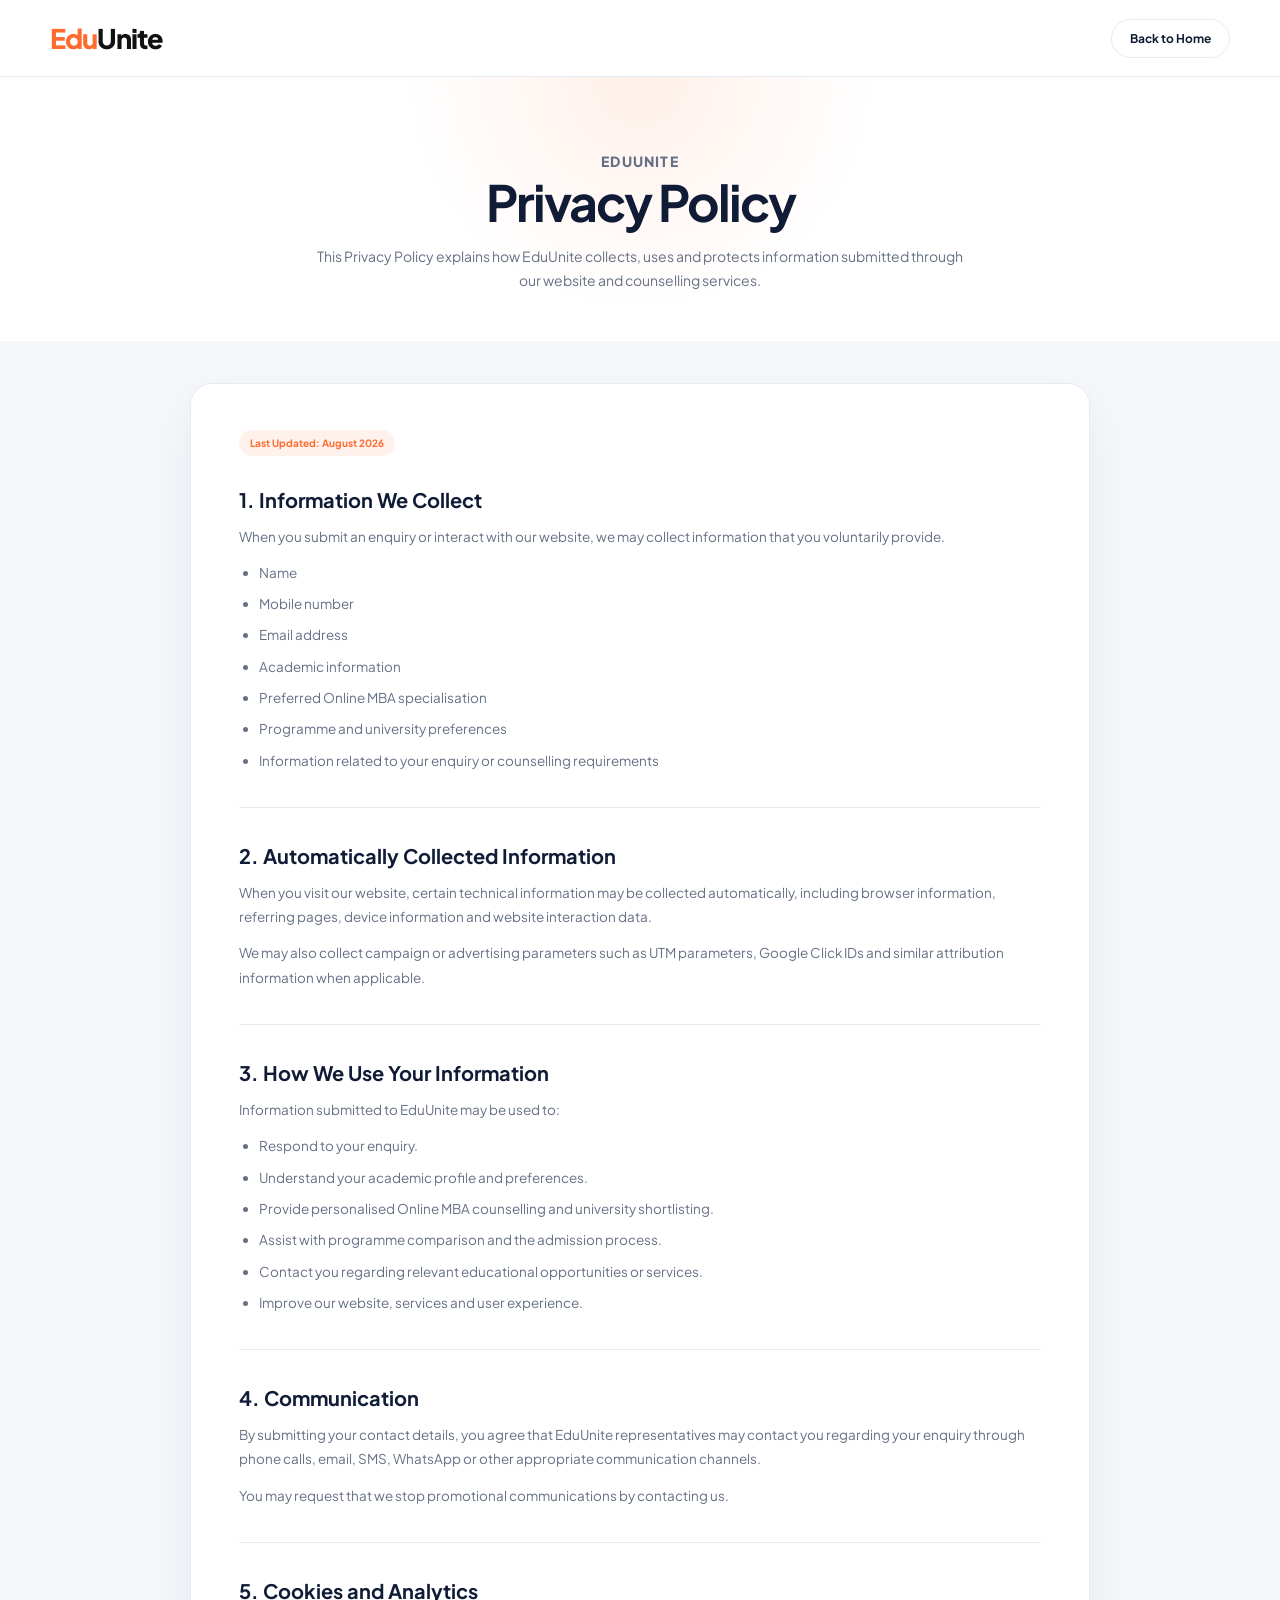
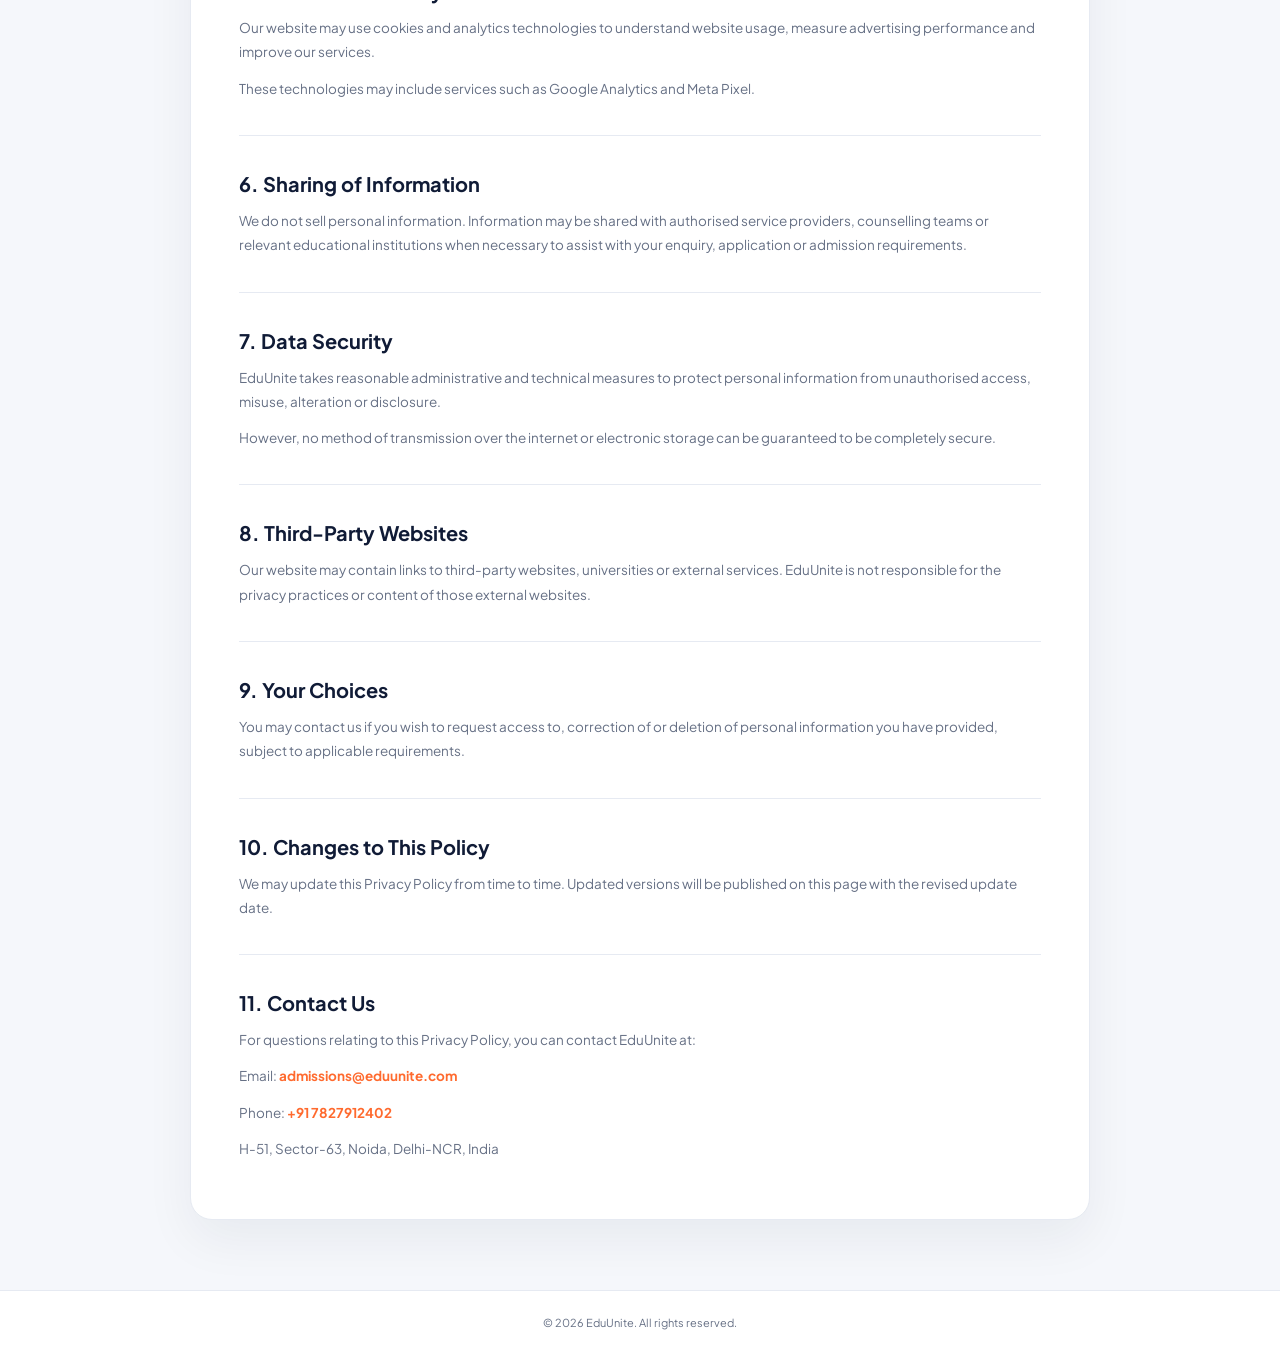
<file: online-mba/privacy-policy.html>
<!DOCTYPE html>
<html lang="en">

<head>

    <meta charset="UTF-8">

    <meta name="viewport"
        content="width=device-width, initial-scale=1.0">

    <title>Privacy Policy | EduUnite</title>

    <meta name="description"
        content="Read EduUnite's Privacy Policy to understand how we collect, use and protect information submitted through our Online MBA counselling platform.">

    <meta name="robots" content="index, follow">

    <link rel="preconnect"
        href="https://fonts.googleapis.com">

    <link rel="preconnect"
        href="https://fonts.gstatic.com"
        crossorigin>

    <link
        href="https://fonts.googleapis.com/css2?family=Plus+Jakarta+Sans:wght@400;500;600;700;800&display=swap"
        rel="stylesheet">


    <style>

        :root {
            --navy: #101b36;
            --orange: #ff6a2e;
            --orange-dark: #e9561f;
            --muted: #667085;
            --line: #e6eaf2;
            --bg: #f5f7fb;
            --white: #ffffff;
        }


        * {
            box-sizing: border-box;
        }


        html {
            scroll-behavior: smooth;
        }


        body {
            margin: 0;

            font-family:
                "Plus Jakarta Sans",
                sans-serif;

            color: var(--navy);

            background: var(--bg);

            -webkit-font-smoothing: antialiased;
        }


        a {
            color: inherit;
            text-decoration: none;
        }


        /* ================================
           HEADER
        ================================ */

        .header {
            position: sticky;
            top: 0;
            z-index: 100;

            background: rgba(255, 255, 255, 0.96);

            border-bottom:
                1px solid var(--line);

            backdrop-filter: blur(12px);
        }


        .header-inner {
            width: min(1180px, calc(100% - 40px));

            min-height: 76px;

            margin: auto;

            display: flex;
            align-items: center;
            justify-content: space-between;

            gap: 20px;
        }


        .logo {
            color: #111111;

            font-size: 27px;
            font-weight: 800;

            letter-spacing: -1px;
        }


        .logo span {
            color: var(--orange);
        }


        .back {
            padding:
                11px
                18px;

            border:
                1px solid var(--line);

            border-radius: 999px;

            background: #ffffff;

            color: var(--navy);

            font-size: 12px;
            font-weight: 700;
        }


        .back:hover {
            border-color:
                var(--orange);

            color: var(--orange);
        }


        /* ================================
           HERO
        ================================ */

        .page-hero {
            padding:
                72px
                20px
                48px;

            text-align: center;

            background:
                radial-gradient(
                    circle at 50% 0,
                    rgba(255, 106, 46, 0.10),
                    transparent 34%
                ),
                #ffffff;
        }


        .eyebrow {
            margin-bottom:
                11px;

            color: var(--orange);

            font-size: 11px;
            font-weight: 800;

            letter-spacing: 1.2px;

            text-transform: uppercase;
        }


        .page-hero h1 {
            margin:
                0
                auto
                15px;

            font-size:
                clamp(34px, 5vw, 50px);

            line-height: 1.1;

            letter-spacing: -2px;
        }


        .page-hero p {
            max-width: 650px;

            margin: auto;

            color: var(--muted);

            font-size: 14px;
            line-height: 1.75;
        }


        /* ================================
           CONTENT
        ================================ */

        .content-wrap {
            width: min(900px, calc(100% - 40px));

            margin:
                42px
                auto
                70px;
        }


        .policy-card {
            padding:
                46px
                48px;

            background: var(--white);

            border:
                1px solid var(--line);

            border-radius: 22px;

            box-shadow:
                0 20px 50px
                rgba(16, 27, 54, 0.06);
        }


        .updated {
            display: inline-flex;

            margin-bottom: 30px;

            padding:
                7px
                11px;

            border-radius: 999px;

            background:
                rgba(255, 106, 46, 0.09);

            color: var(--orange);

            font-size: 10px;
            font-weight: 700;
        }


        .policy-section + .policy-section {
            margin-top: 34px;

            padding-top: 34px;

            border-top:
                1px solid var(--line);
        }


        .policy-section h2 {
            margin:
                0
                0
                12px;

            color: var(--navy);

            font-size: 20px;

            line-height: 1.35;
        }


        .policy-section p,
        .policy-section li {
            color: var(--muted);

            font-size: 13.5px;

            line-height: 1.8;
        }


        .policy-section p {
            margin:
                0
                0
                12px;
        }


        .policy-section ul {
            margin:
                10px
                0
                0;

            padding-left:
                20px;
        }


        .policy-section li {
            margin-bottom:
                7px;
        }


        .policy-section a {
            color: var(--orange);

            font-weight: 700;
        }


        /* ================================
           FOOTER
        ================================ */

        .footer {
            padding:
                25px
                20px;

            border-top:
                1px solid var(--line);

            background: #ffffff;

            color: var(--muted);

            font-size: 11px;

            text-align: center;
        }


        /* ================================
           MOBILE
        ================================ */

        @media (max-width: 600px) {

            .header-inner {
                width:
                    calc(100% - 30px);

                min-height:
                    68px;
            }


            .logo {
                font-size:
                    23px;
            }


            .back {
                padding:
                    9px
                    13px;

                font-size:
                    10px;
            }


            .page-hero {
                padding:
                    52px
                    18px
                    36px;
            }


            .page-hero h1 {
                font-size:
                    34px;
            }


            .content-wrap {
                width:
                    calc(100% - 28px);

                margin-top:
                    28px;
            }


            .policy-card {
                padding:
                    29px
                    20px;

                border-radius:
                    18px;
            }


            .policy-section h2 {
                font-size:
                    18px;
            }


            .policy-section p,
            .policy-section li {
                font-size:
                    13px;
            }

        }

    </style>

</head>


<body>


    <header class="header">

        <div class="header-inner">

            <a href="index.html"
                class="logo">

                <span>Edu</span>Unite

            </a>


            <a href="index.html"
                class="back">

                Back to Home

            </a>

        </div>

    </header>



    <section class="page-hero">

        <p class="eyebrow">
            EduUnite
        </p>

        <h1>
            Privacy Policy
        </h1>

        <p>
            This Privacy Policy explains how EduUnite
            collects, uses and protects information
            submitted through our website and counselling services.
        </p>

    </section>



    <main class="content-wrap">

        <article class="policy-card">

            <span class="updated">
                Last Updated: August 2026
            </span>


            <section class="policy-section">

                <h2>
                    1. Information We Collect
                </h2>

                <p>
                    When you submit an enquiry or interact
                    with our website, we may collect information
                    that you voluntarily provide.
                </p>

                <ul>
                    <li>
                        Name
                    </li>

                    <li>
                        Mobile number
                    </li>

                    <li>
                        Email address
                    </li>

                    <li>
                        Academic information
                    </li>

                    <li>
                        Preferred Online MBA specialisation
                    </li>

                    <li>
                        Programme and university preferences
                    </li>

                    <li>
                        Information related to your enquiry
                        or counselling requirements
                    </li>
                </ul>

            </section>


            <section class="policy-section">

                <h2>
                    2. Automatically Collected Information
                </h2>

                <p>
                    When you visit our website, certain technical
                    information may be collected automatically,
                    including browser information, referring pages,
                    device information and website interaction data.
                </p>

                <p>
                    We may also collect campaign or advertising
                    parameters such as UTM parameters, Google Click IDs
                    and similar attribution information when applicable.
                </p>

            </section>


            <section class="policy-section">

                <h2>
                    3. How We Use Your Information
                </h2>

                <p>
                    Information submitted to EduUnite may be used to:
                </p>

                <ul>
                    <li>
                        Respond to your enquiry.
                    </li>

                    <li>
                        Understand your academic profile
                        and preferences.
                    </li>

                    <li>
                        Provide personalised Online MBA
                        counselling and university shortlisting.
                    </li>

                    <li>
                        Assist with programme comparison
                        and the admission process.
                    </li>

                    <li>
                        Contact you regarding relevant
                        educational opportunities or services.
                    </li>

                    <li>
                        Improve our website, services
                        and user experience.
                    </li>
                </ul>

            </section>


            <section class="policy-section">

                <h2>
                    4. Communication
                </h2>

                <p>
                    By submitting your contact details,
                    you agree that EduUnite representatives
                    may contact you regarding your enquiry
                    through phone calls, email, SMS, WhatsApp
                    or other appropriate communication channels.
                </p>

                <p>
                    You may request that we stop promotional
                    communications by contacting us.
                </p>

            </section>


            <section class="policy-section">

                <h2>
                    5. Cookies and Analytics
                </h2>

                <p>
                    Our website may use cookies and analytics
                    technologies to understand website usage,
                    measure advertising performance and improve
                    our services.
                </p>

                <p>
                    These technologies may include services
                    such as Google Analytics and Meta Pixel.
                </p>

            </section>


            <section class="policy-section">

                <h2>
                    6. Sharing of Information
                </h2>

                <p>
                    We do not sell personal information.
                    Information may be shared with authorised
                    service providers, counselling teams or
                    relevant educational institutions when
                    necessary to assist with your enquiry,
                    application or admission requirements.
                </p>

            </section>


            <section class="policy-section">

                <h2>
                    7. Data Security
                </h2>

                <p>
                    EduUnite takes reasonable administrative
                    and technical measures to protect personal
                    information from unauthorised access,
                    misuse, alteration or disclosure.
                </p>

                <p>
                    However, no method of transmission over
                    the internet or electronic storage can
                    be guaranteed to be completely secure.
                </p>

            </section>


            <section class="policy-section">

                <h2>
                    8. Third-Party Websites
                </h2>

                <p>
                    Our website may contain links to third-party
                    websites, universities or external services.
                    EduUnite is not responsible for the privacy
                    practices or content of those external websites.
                </p>

            </section>


            <section class="policy-section">

                <h2>
                    9. Your Choices
                </h2>

                <p>
                    You may contact us if you wish to request
                    access to, correction of or deletion of
                    personal information you have provided,
                    subject to applicable requirements.
                </p>

            </section>


            <section class="policy-section">

                <h2>
                    10. Changes to This Policy
                </h2>

                <p>
                    We may update this Privacy Policy from
                    time to time. Updated versions will be
                    published on this page with the revised
                    update date.
                </p>

            </section>


            <section class="policy-section">

                <h2>
                    11. Contact Us
                </h2>

                <p>
                    For questions relating to this Privacy Policy,
                    you can contact EduUnite at:
                </p>

                <p>
                    Email:
                    <a href="mailto:admissions@eduunite.com">
                        admissions@eduunite.com
                    </a>
                </p>

                <p>
                    Phone:
                    <a href="tel:+917827912402">
                        +91 7827912402
                    </a>
                </p>

                <p>
                    H-51, Sector-63,
                    Noida, Delhi-NCR, India
                </p>

            </section>

        </article>

    </main>



    <footer class="footer">

        © 2026 EduUnite. All rights reserved.

    </footer>


</body>

</html>
</file>
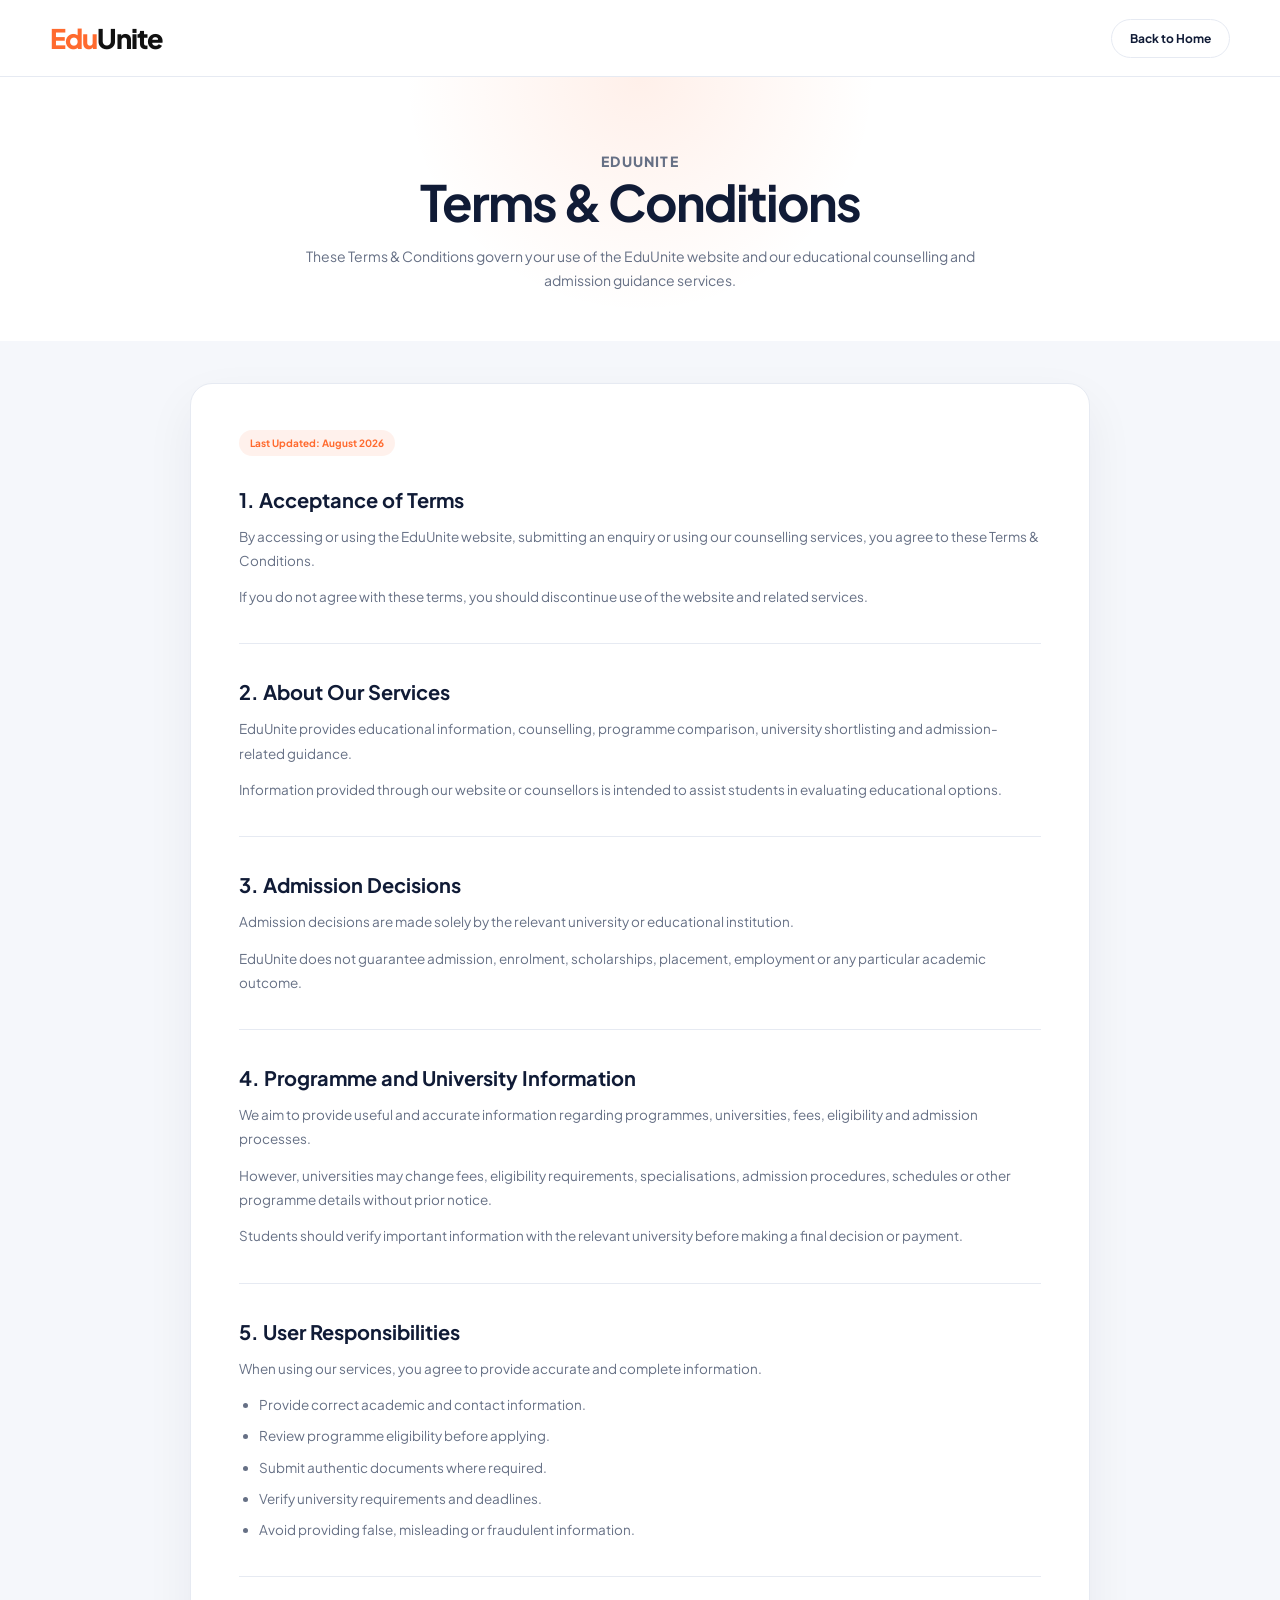
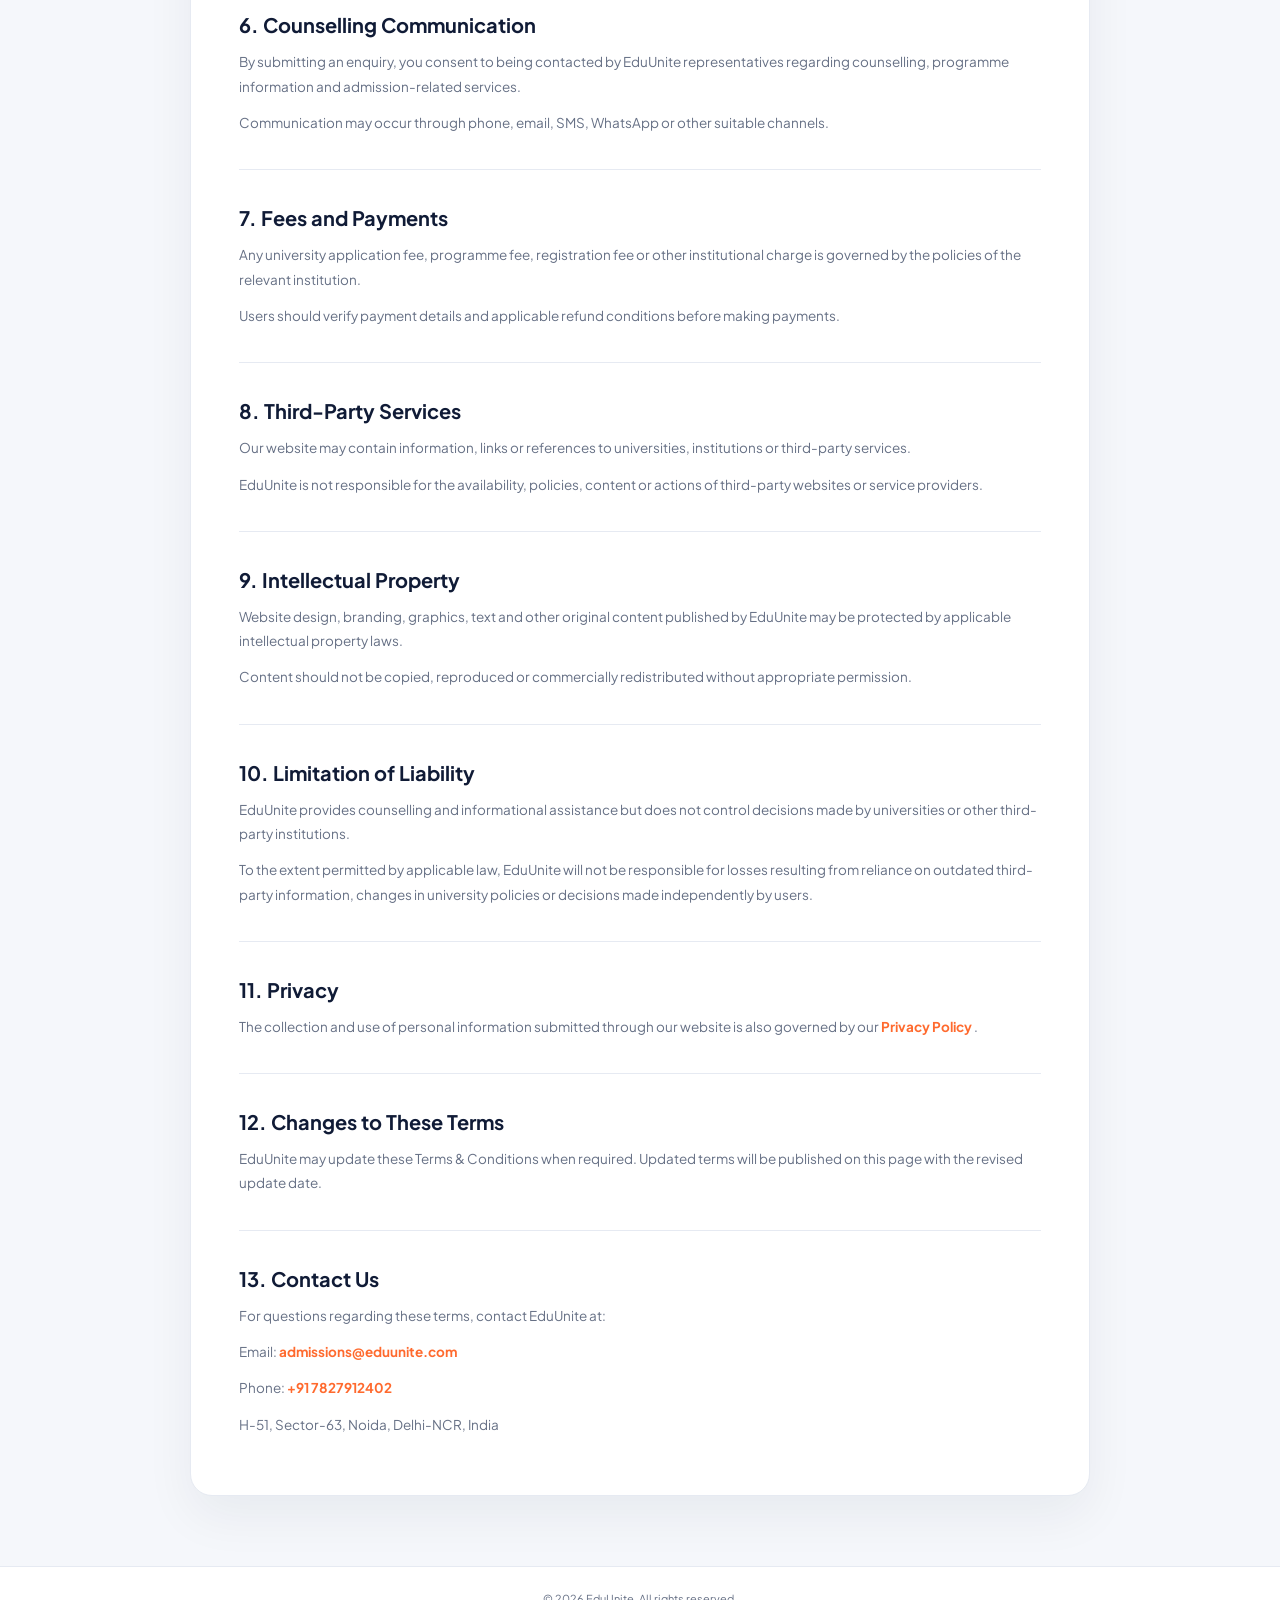
<file: online-mba/terms-conditions.html>
<!DOCTYPE html>
<html lang="en">

<head>

    <meta charset="UTF-8">

    <meta name="viewport"
        content="width=device-width, initial-scale=1.0">

    <title>Terms & Conditions | EduUnite</title>

    <meta name="description"
        content="Read the terms and conditions governing use of EduUnite's website, Online MBA counselling and admission guidance services.">

    <meta name="robots" content="index, follow">

    <link rel="preconnect"
        href="https://fonts.googleapis.com">

    <link rel="preconnect"
        href="https://fonts.gstatic.com"
        crossorigin>

    <link
        href="https://fonts.googleapis.com/css2?family=Plus+Jakarta+Sans:wght@400;500;600;700;800&display=swap"
        rel="stylesheet">


    <style>

        :root {
            --navy: #101b36;
            --orange: #ff6a2e;
            --muted: #667085;
            --line: #e6eaf2;
            --bg: #f5f7fb;
            --white: #ffffff;
        }


        * {
            box-sizing: border-box;
        }


        html {
            scroll-behavior: smooth;
        }


        body {
            margin: 0;

            font-family:
                "Plus Jakarta Sans",
                sans-serif;

            color: var(--navy);

            background: var(--bg);

            -webkit-font-smoothing: antialiased;
        }


        a {
            color: inherit;
            text-decoration: none;
        }


        /* ================================
           HEADER
        ================================ */

        .header {
            position: sticky;
            top: 0;
            z-index: 100;

            background: rgba(255, 255, 255, 0.96);

            border-bottom:
                1px solid var(--line);

            backdrop-filter: blur(12px);
        }


        .header-inner {
            width: min(1180px, calc(100% - 40px));

            min-height: 76px;

            margin: auto;

            display: flex;
            align-items: center;
            justify-content: space-between;
        }


        .logo {
            color: #111111;

            font-size: 27px;
            font-weight: 800;

            letter-spacing: -1px;
        }


        .logo span {
            color: var(--orange);
        }


        .back {
            padding:
                11px
                18px;

            border:
                1px solid var(--line);

            border-radius: 999px;

            background: #ffffff;

            font-size: 12px;
            font-weight: 700;
        }


        .back:hover {
            border-color:
                var(--orange);

            color: var(--orange);
        }


        /* ================================
           HERO
        ================================ */

        .page-hero {
            padding:
                72px
                20px
                48px;

            background:
                radial-gradient(
                    circle at 50% 0,
                    rgba(255, 106, 46, 0.10),
                    transparent 34%
                ),
                #ffffff;

            text-align: center;
        }


        .eyebrow {
            margin-bottom:
                11px;

            color: var(--orange);

            font-size: 11px;
            font-weight: 800;

            letter-spacing: 1.2px;

            text-transform: uppercase;
        }


        .page-hero h1 {
            margin:
                0
                auto
                15px;

            font-size:
                clamp(34px, 5vw, 50px);

            line-height: 1.1;

            letter-spacing: -2px;
        }


        .page-hero p {
            max-width: 680px;

            margin: auto;

            color: var(--muted);

            font-size: 14px;
            line-height: 1.75;
        }


        /* ================================
           CONTENT
        ================================ */

        .content-wrap {
            width: min(900px, calc(100% - 40px));

            margin:
                42px
                auto
                70px;
        }


        .terms-card {
            padding:
                46px
                48px;

            background: var(--white);

            border:
                1px solid var(--line);

            border-radius: 22px;

            box-shadow:
                0 20px 50px
                rgba(16, 27, 54, 0.06);
        }


        .updated {
            display: inline-flex;

            margin-bottom: 30px;

            padding:
                7px
                11px;

            border-radius: 999px;

            background:
                rgba(255, 106, 46, 0.09);

            color: var(--orange);

            font-size: 10px;
            font-weight: 700;
        }


        .terms-section + .terms-section {
            margin-top: 34px;

            padding-top: 34px;

            border-top:
                1px solid var(--line);
        }


        .terms-section h2 {
            margin:
                0
                0
                12px;

            font-size: 20px;

            line-height: 1.35;
        }


        .terms-section p,
        .terms-section li {
            color: var(--muted);

            font-size: 13.5px;

            line-height: 1.8;
        }


        .terms-section p {
            margin:
                0
                0
                12px;
        }


        .terms-section ul {
            margin:
                10px
                0
                0;

            padding-left:
                20px;
        }


        .terms-section li {
            margin-bottom:
                7px;
        }


        .terms-section a {
            color: var(--orange);

            font-weight: 700;
        }


        /* ================================
           FOOTER
        ================================ */

        .footer {
            padding:
                25px
                20px;

            border-top:
                1px solid var(--line);

            background: #ffffff;

            color: var(--muted);

            font-size: 11px;

            text-align: center;
        }


        /* ================================
           MOBILE
        ================================ */

        @media (max-width: 600px) {

            .header-inner {
                width:
                    calc(100% - 30px);

                min-height:
                    68px;
            }


            .logo {
                font-size:
                    23px;
            }


            .back {
                padding:
                    9px
                    13px;

                font-size:
                    10px;
            }


            .page-hero {
                padding:
                    52px
                    18px
                    36px;
            }


            .page-hero h1 {
                font-size:
                    34px;
            }


            .content-wrap {
                width:
                    calc(100% - 28px);

                margin-top:
                    28px;
            }


            .terms-card {
                padding:
                    29px
                    20px;

                border-radius:
                    18px;
            }


            .terms-section h2 {
                font-size:
                    18px;
            }


            .terms-section p,
            .terms-section li {
                font-size:
                    13px;
            }

        }

    </style>

</head>


<body>


    <header class="header">

        <div class="header-inner">

            <a href="index.html"
                class="logo">

                <span>Edu</span>Unite

            </a>


            <a href="index.html"
                class="back">

                Back to Home

            </a>

        </div>

    </header>



    <section class="page-hero">

        <p class="eyebrow">
            EduUnite
        </p>

        <h1>
            Terms &amp; Conditions
        </h1>

        <p>
            These Terms &amp; Conditions govern your
            use of the EduUnite website and our
            educational counselling and admission guidance services.
        </p>

    </section>



    <main class="content-wrap">

        <article class="terms-card">

            <span class="updated">
                Last Updated: August 2026
            </span>


            <section class="terms-section">

                <h2>
                    1. Acceptance of Terms
                </h2>

                <p>
                    By accessing or using the EduUnite website,
                    submitting an enquiry or using our counselling
                    services, you agree to these Terms &amp; Conditions.
                </p>

                <p>
                    If you do not agree with these terms,
                    you should discontinue use of the website
                    and related services.
                </p>

            </section>


            <section class="terms-section">

                <h2>
                    2. About Our Services
                </h2>

                <p>
                    EduUnite provides educational information,
                    counselling, programme comparison, university
                    shortlisting and admission-related guidance.
                </p>

                <p>
                    Information provided through our website
                    or counsellors is intended to assist students
                    in evaluating educational options.
                </p>

            </section>


            <section class="terms-section">

                <h2>
                    3. Admission Decisions
                </h2>

                <p>
                    Admission decisions are made solely by
                    the relevant university or educational institution.
                </p>

                <p>
                    EduUnite does not guarantee admission,
                    enrolment, scholarships, placement,
                    employment or any particular academic outcome.
                </p>

            </section>


            <section class="terms-section">

                <h2>
                    4. Programme and University Information
                </h2>

                <p>
                    We aim to provide useful and accurate information
                    regarding programmes, universities, fees,
                    eligibility and admission processes.
                </p>

                <p>
                    However, universities may change fees,
                    eligibility requirements, specialisations,
                    admission procedures, schedules or other
                    programme details without prior notice.
                </p>

                <p>
                    Students should verify important information
                    with the relevant university before making
                    a final decision or payment.
                </p>

            </section>


            <section class="terms-section">

                <h2>
                    5. User Responsibilities
                </h2>

                <p>
                    When using our services, you agree to provide
                    accurate and complete information.
                </p>

                <ul>
                    <li>
                        Provide correct academic and contact information.
                    </li>

                    <li>
                        Review programme eligibility before applying.
                    </li>

                    <li>
                        Submit authentic documents where required.
                    </li>

                    <li>
                        Verify university requirements and deadlines.
                    </li>

                    <li>
                        Avoid providing false, misleading
                        or fraudulent information.
                    </li>
                </ul>

            </section>


            <section class="terms-section">

                <h2>
                    6. Counselling Communication
                </h2>

                <p>
                    By submitting an enquiry, you consent
                    to being contacted by EduUnite representatives
                    regarding counselling, programme information
                    and admission-related services.
                </p>

                <p>
                    Communication may occur through phone,
                    email, SMS, WhatsApp or other suitable channels.
                </p>

            </section>


            <section class="terms-section">

                <h2>
                    7. Fees and Payments
                </h2>

                <p>
                    Any university application fee,
                    programme fee, registration fee or other
                    institutional charge is governed by the
                    policies of the relevant institution.
                </p>

                <p>
                    Users should verify payment details
                    and applicable refund conditions before
                    making payments.
                </p>

            </section>


            <section class="terms-section">

                <h2>
                    8. Third-Party Services
                </h2>

                <p>
                    Our website may contain information,
                    links or references to universities,
                    institutions or third-party services.
                </p>

                <p>
                    EduUnite is not responsible for the
                    availability, policies, content or actions
                    of third-party websites or service providers.
                </p>

            </section>


            <section class="terms-section">

                <h2>
                    9. Intellectual Property
                </h2>

                <p>
                    Website design, branding, graphics,
                    text and other original content published
                    by EduUnite may be protected by applicable
                    intellectual property laws.
                </p>

                <p>
                    Content should not be copied,
                    reproduced or commercially redistributed
                    without appropriate permission.
                </p>

            </section>


            <section class="terms-section">

                <h2>
                    10. Limitation of Liability
                </h2>

                <p>
                    EduUnite provides counselling and
                    informational assistance but does not control
                    decisions made by universities or other
                    third-party institutions.
                </p>

                <p>
                    To the extent permitted by applicable law,
                    EduUnite will not be responsible for losses
                    resulting from reliance on outdated third-party
                    information, changes in university policies
                    or decisions made independently by users.
                </p>

            </section>


            <section class="terms-section">

                <h2>
                    11. Privacy
                </h2>

                <p>
                    The collection and use of personal information
                    submitted through our website is also governed
                    by our
                    <a href="privacy-policy.html">
                        Privacy Policy
                    </a>.
                </p>

            </section>


            <section class="terms-section">

                <h2>
                    12. Changes to These Terms
                </h2>

                <p>
                    EduUnite may update these Terms &amp; Conditions
                    when required. Updated terms will be published
                    on this page with the revised update date.
                </p>

            </section>


            <section class="terms-section">

                <h2>
                    13. Contact Us
                </h2>

                <p>
                    For questions regarding these terms,
                    contact EduUnite at:
                </p>

                <p>
                    Email:
                    <a href="mailto:admissions@eduunite.com">
                        admissions@eduunite.com
                    </a>
                </p>

                <p>
                    Phone:
                    <a href="tel:+917827912402">
                        +91 7827912402
                    </a>
                </p>

                <p>
                    H-51, Sector-63,
                    Noida, Delhi-NCR, India
                </p>

            </section>

        </article>

    </main>



    <footer class="footer">

        © 2026 EduUnite. All rights reserved.

    </footer>


</body>

</html>
</file>
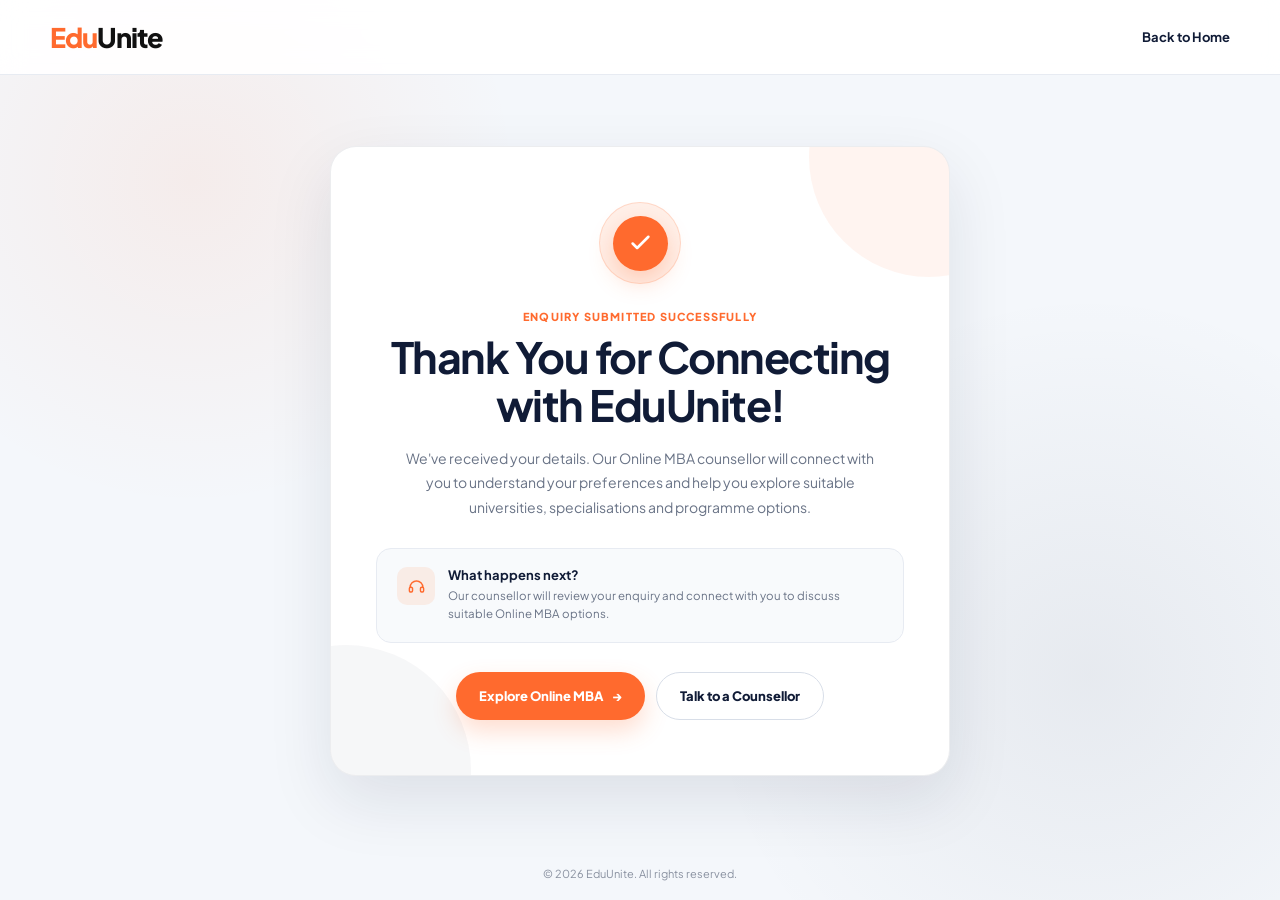
<file: online-mba/thank-you.html>
<!DOCTYPE html>
<html lang="en">

<head>

    <meta charset="UTF-8">

    <meta name="viewport"
        content="width=device-width, initial-scale=1.0">

    <title>Thank You | EduUnite</title>

    <meta name="robots" content="noindex, nofollow">

    <link rel="preconnect"
        href="https://fonts.googleapis.com">

    <link rel="preconnect"
        href="https://fonts.gstatic.com"
        crossorigin>

    <link
        href="https://fonts.googleapis.com/css2?family=Plus+Jakarta+Sans:wght@400;500;600;700;800&display=swap"
        rel="stylesheet">


    <style>

        :root {
            --navy: #101b36;
            --navy-dark: #09162f;
            --orange: #ff6a2e;
            --orange-dark: #e9561f;
            --muted: #697386;
            --line: #e7ebf2;
            --bg: #f4f7fb;
            --white: #ffffff;
        }


        * {
            box-sizing: border-box;
        }


        html {
            scroll-behavior: smooth;
        }


        body {
            margin: 0;

            min-height: 100vh;

            display: flex;
            flex-direction: column;

            font-family:
                "Plus Jakarta Sans",
                sans-serif;

            color: var(--navy);

            background:
                radial-gradient(
                    circle at 15% 20%,
                    rgba(255, 106, 46, 0.08),
                    transparent 25%
                ),
                radial-gradient(
                    circle at 85% 75%,
                    rgba(16, 27, 54, 0.06),
                    transparent 30%
                ),
                var(--bg);
        }


        a {
            text-decoration: none;
        }


        /* ========================================
           HEADER
        ======================================== */

        .header {
            width: 100%;

            padding: 20px 30px;

            background: rgba(255, 255, 255, 0.92);

            border-bottom:
                1px solid var(--line);

            backdrop-filter: blur(12px);
        }


        .header-inner {
            width: min(1180px, 100%);

            margin: 0 auto;

            display: flex;
            align-items: center;
            justify-content: space-between;
        }


        .logo {
            font-size: 27px;
            font-weight: 800;
            letter-spacing: -1px;

            color: #111111;
        }


        .logo span {
            color: var(--orange);
        }


        .home-link {
            color: var(--navy);

            font-size: 13px;
            font-weight: 700;
        }


        .home-link:hover {
            color: var(--orange);
        }


        /* ========================================
           MAIN
        ======================================== */

        .thank-you-main {
            flex: 1;

            display: flex;
            align-items: center;
            justify-content: center;

            padding: 55px 22px;
        }


        .thank-you-card {
            position: relative;

            width: min(620px, 100%);

            padding: 55px 45px;

            overflow: hidden;

            background: var(--white);

            border:
                1px solid rgba(16, 27, 54, 0.08);

            border-radius: 26px;

            text-align: center;

            box-shadow:
                0 25px 65px
                rgba(16, 27, 54, 0.10);
        }


        .thank-you-card::before {
            content: "";

            position: absolute;

            top: -110px;
            right: -100px;

            width: 240px;
            height: 240px;

            border-radius: 50%;

            background:
                rgba(255, 106, 46, 0.07);
        }


        .thank-you-card::after {
            content: "";

            position: absolute;

            bottom: -120px;
            left: -110px;

            width: 250px;
            height: 250px;

            border-radius: 50%;

            background:
                rgba(16, 27, 54, 0.035);
        }


        /* ========================================
           SUCCESS ICON
        ======================================== */

        .success-icon {
            position: relative;
            z-index: 2;

            width: 82px;
            height: 82px;

            margin:
                0 auto 26px;

            display: grid;
            place-items: center;

            border-radius: 50%;

            background:
                rgba(255, 106, 46, 0.10);

            border:
                1px solid
                rgba(255, 106, 46, 0.18);
        }


        .success-icon-inner {
            width: 55px;
            height: 55px;

            display: grid;
            place-items: center;

            border-radius: 50%;

            background: var(--orange);

            color: #ffffff;

            box-shadow:
                0 10px 24px
                rgba(255, 106, 46, 0.28);
        }


        .success-icon svg {
            width: 27px;
            height: 27px;

            fill: none;

            stroke: currentColor;

            stroke-width: 2.3;

            stroke-linecap: round;
            stroke-linejoin: round;
        }


        /* ========================================
           CONTENT
        ======================================== */

        .eyebrow {
            position: relative;
            z-index: 2;

            margin-bottom: 10px;

            color: var(--orange);

            font-size: 11px;
            font-weight: 800;

            letter-spacing: 1.2px;

            text-transform: uppercase;
        }


        h1 {
            position: relative;
            z-index: 2;

            max-width: 500px;

            margin:
                0 auto 16px;

            color: var(--navy);

            font-size:
                clamp(31px, 5vw, 43px);

            line-height: 1.12;

            letter-spacing: -1.5px;
        }


        .description {
            position: relative;
            z-index: 2;

            max-width: 485px;

            margin:
                0 auto 29px;

            color: var(--muted);

            font-size: 14px;

            line-height: 1.75;
        }


        /* ========================================
           NEXT STEP
        ======================================== */

        .next-step {
            position: relative;
            z-index: 2;

            margin-bottom: 29px;

            padding: 18px 20px;

            display: flex;
            align-items: flex-start;

            gap: 13px;

            background: #f8fafc;

            border:
                1px solid var(--line);

            border-radius: 15px;

            text-align: left;
        }


        .next-step-icon {
            flex: 0 0 38px;

            width: 38px;
            height: 38px;

            display: grid;
            place-items: center;

            border-radius: 10px;

            background:
                rgba(255, 106, 46, 0.10);

            color: var(--orange);
        }


        .next-step-icon svg {
            width: 19px;
            height: 19px;

            fill: none;

            stroke: currentColor;

            stroke-width: 1.8;

            stroke-linecap: round;
            stroke-linejoin: round;
        }


        .next-step strong {
            display: block;

            margin-bottom: 4px;

            color: var(--navy);

            font-size: 13px;
        }


        .next-step p {
            margin: 0;

            color: var(--muted);

            font-size: 11.5px;

            line-height: 1.6;
        }


        /* ========================================
           BUTTONS
        ======================================== */

        .buttons {
            position: relative;
            z-index: 2;

            display: flex;
            justify-content: center;
            flex-wrap: wrap;

            gap: 11px;
        }


        .btn {
            min-height: 48px;

            padding: 0 23px;

            display: inline-flex;
            align-items: center;
            justify-content: center;

            gap: 8px;

            border-radius: 999px;

            font-size: 13px;
            font-weight: 800;

            transition:
                transform .2s ease,
                background .2s ease,
                border-color .2s ease;
        }


        .btn-primary {
            background: var(--orange);

            color: #ffffff;

            box-shadow:
                0 11px 24px
                rgba(255, 106, 46, 0.23);
        }


        .btn-primary:hover {
            background:
                var(--orange-dark);

            transform:
                translateY(-2px);
        }


        .btn-secondary {
            border:
                1px solid
                #d8dee8;

            background: #ffffff;

            color: var(--navy);
        }


        .btn-secondary:hover {
            border-color:
                var(--navy);

            transform:
                translateY(-2px);
        }


        /* ========================================
           FOOTER
        ======================================== */

        .footer {
            padding: 20px;

            color: #8991a0;

            font-size: 11px;

            text-align: center;
        }


        /* ========================================
           MOBILE
        ======================================== */

        @media (max-width: 600px) {

            .header {
                padding:
                    16px 20px;
            }


            .logo {
                font-size: 23px;
            }


            .home-link {
                font-size: 11px;
            }


            .thank-you-main {
                padding:
                    35px 16px;
            }


            .thank-you-card {
                padding:
                    38px
                    20px;

                border-radius:
                    20px;
            }


            .success-icon {
                width: 72px;
                height: 72px;

                margin-bottom:
                    21px;
            }


            .success-icon-inner {
                width: 49px;
                height: 49px;
            }


            h1 {
                font-size:
                    30px;
            }


            .description {
                font-size:
                    13px;
            }


            .next-step {
                padding:
                    16px;
            }


            .buttons {
                flex-direction:
                    column;
            }


            .btn {
                width: 100%;
            }

        }

    </style>

</head>


<body>


    <!-- ========================================
         HEADER
    ========================================= -->

    <header class="header">

        <div class="header-inner">

            <a href="index.html"
                class="logo">

                <span>Edu</span>Unite

            </a>


            <a href="index.html"
                class="home-link">

                Back to Home

            </a>

        </div>

    </header>



    <!-- ========================================
         THANK YOU
    ========================================= -->

    <main class="thank-you-main">

        <div class="thank-you-card">


            <!-- Success Icon -->

            <div class="success-icon">

                <div class="success-icon-inner">

                    <svg viewBox="0 0 24 24"
                        aria-hidden="true">

                        <path
                            d="m5 12 4 4L19 6">
                        </path>

                    </svg>

                </div>

            </div>



            <p class="eyebrow">
                Enquiry Submitted Successfully
            </p>


            <h1>
                Thank You for Connecting with EduUnite!
            </h1>


            <p class="description">
                We've received your details.
                Our Online MBA counsellor will connect
                with you to understand your preferences
                and help you explore suitable universities,
                specialisations and programme options.
            </p>



            <!-- What Happens Next -->

            <div class="next-step">

                <div class="next-step-icon">

                    <svg viewBox="0 0 24 24"
                        aria-hidden="true">

                        <path
                            d="M4 13a8 8 0 0 1 16 0">
                        </path>

                        <rect
                            x="3"
                            y="13"
                            width="4"
                            height="6"
                            rx="1.5">
                        </rect>

                        <rect
                            x="17"
                            y="13"
                            width="4"
                            height="6"
                            rx="1.5">
                        </rect>

                    </svg>

                </div>


                <div>

                    <strong>
                        What happens next?
                    </strong>

                    <p>
                        Our counsellor will review your
                        enquiry and connect with you to
                        discuss suitable Online MBA options.
                    </p>

                </div>

            </div>



            <!-- Buttons -->

            <div class="buttons">

                <a href="index.html"
                    class="btn btn-primary">

                    Explore Online MBA

                    <span>→</span>

                </a>


                <a href="tel:+919355907407"
                    class="btn btn-secondary">

                    Talk to a Counsellor

                </a>

            </div>


        </div>

    </main>



    <!-- ========================================
         FOOTER
    ========================================= -->

    <footer class="footer">

        © 2026 EduUnite. All rights reserved.

    </footer>


</body>

</html>
</file>
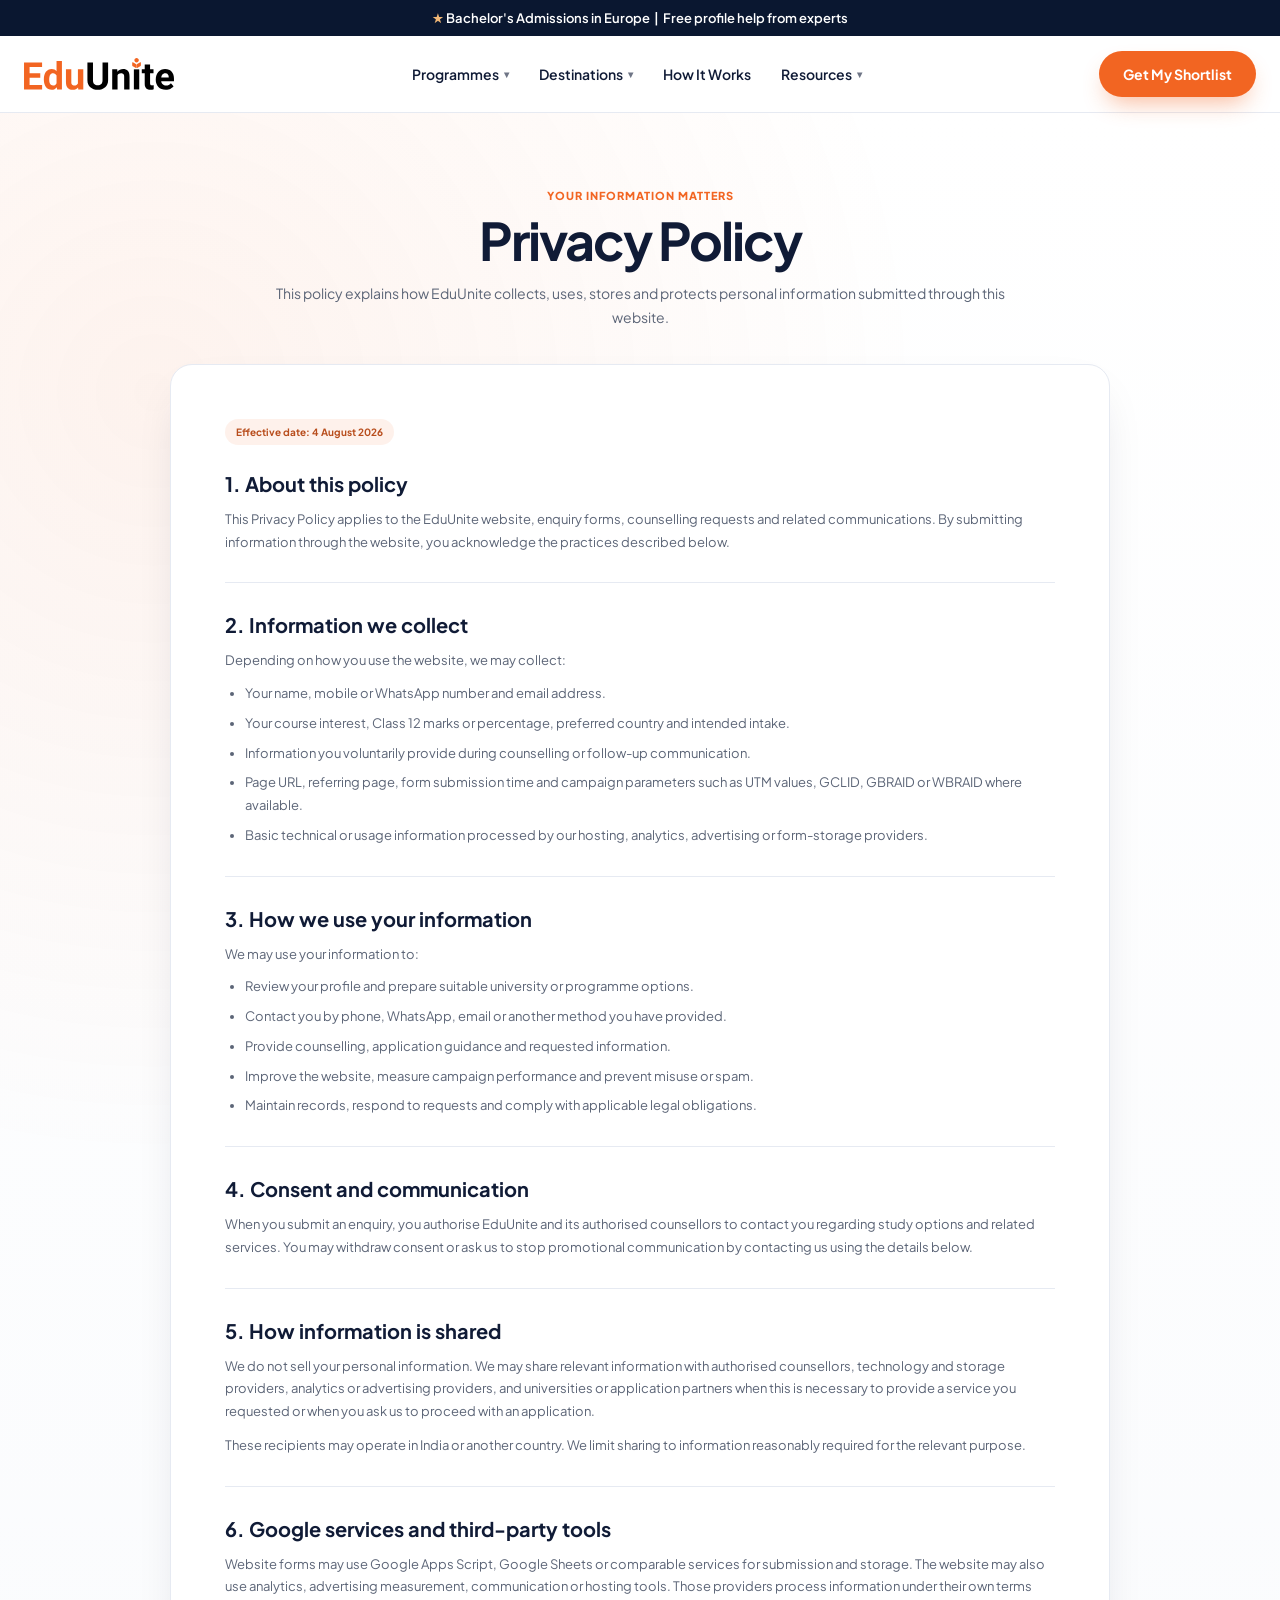
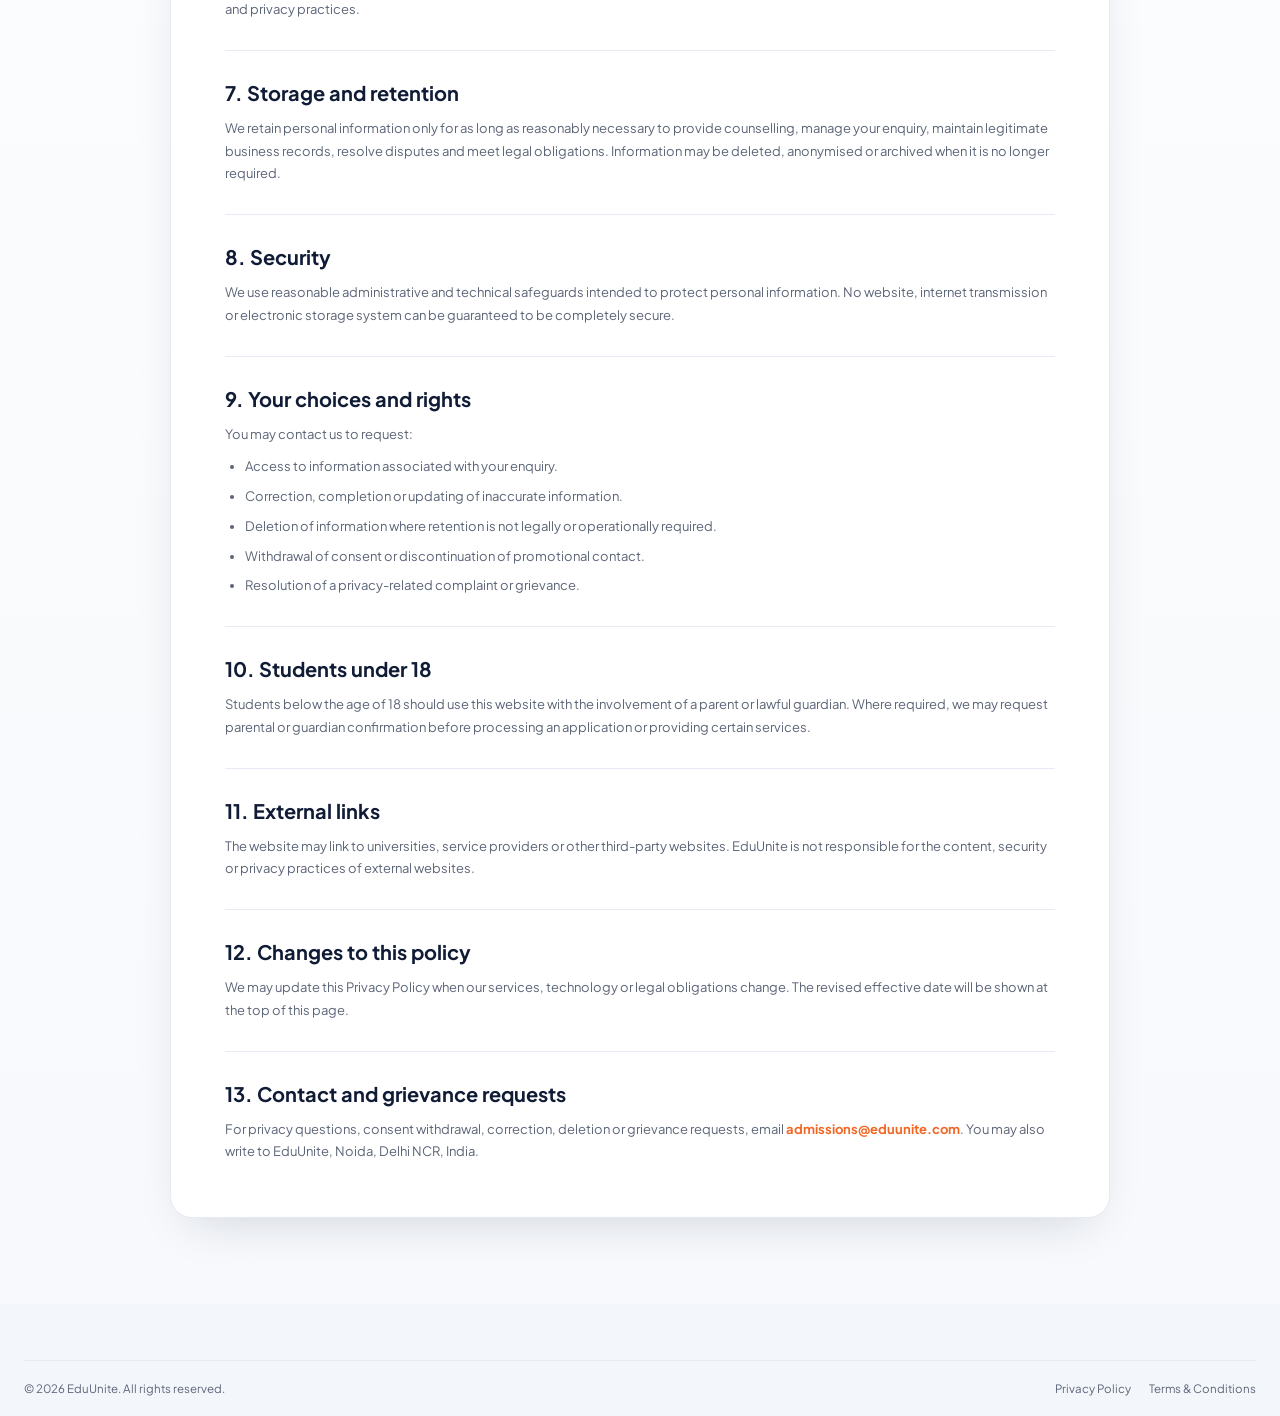
<file: study-abroad/privacy-policy.html>
<!DOCTYPE html>
<html lang="en">

<head>
  <meta charset="UTF-8">
  <meta name="viewport" content="width=device-width, initial-scale=1.0">
  <title>Privacy Policy | EduUnite</title>
  <meta name="description"
    content="Read how EduUnite collects, uses, stores and protects personal information submitted through its website.">

  <link rel="preconnect" href="https://fonts.googleapis.com">
  <link rel="preconnect" href="https://fonts.gstatic.com" crossorigin>
  <link href="https://fonts.googleapis.com/css2?family=Plus+Jakarta+Sans:wght@400;500;600;700;800&display=swap"
    rel="stylesheet">
  <style>
    :root {
      --navy: #101b36;
      --navy-deep: #0a1730;
      --orange: #f26522;
      --orange-dark: #e5541c;
      --peach-dark: #f2b877;
      --bg-tint: #f3f6fb;
      --line: #e6eaf2;
      --muted: #5c6577;
      --white: #ffffff;
      --shadow: 0 20px 50px -20px rgba(16, 27, 54, 0.18);
      --shadow-sm: 0 8px 24px -10px rgba(16, 27, 54, 0.14);
    }

    * {
      box-sizing: border-box;
    }

    html {
      scroll-behavior: smooth;
    }

    body {
      margin: 0;
      font-family: "Plus Jakarta Sans", sans-serif;
      color: var(--navy);
      background: #fff;
      -webkit-font-smoothing: antialiased;
    }

    body.menu-open {
      overflow: hidden;
    }

    a {
      color: inherit;
      text-decoration: none;
    }

    button {
      font: inherit;
    }

    ul {
      margin: 0;
      padding: 0;
      list-style: none;
    }

    .wrap {
      width: min(1240px, calc(100% - 48px));
      margin-inline: auto;
    }

    .btn {
      display: inline-flex;
      min-height: 46px;
      align-items: center;
      justify-content: center;
      gap: 8px;
      padding: 0 24px;
      border: 0;
      border-radius: 999px;
      font-size: 14px;
      font-weight: 700;
      cursor: pointer;
      transition: transform .2s ease, background .2s ease, box-shadow .2s ease;
    }

    .btn-orange {
      background: var(--orange);
      color: #fff;
      box-shadow: 0 12px 24px -8px rgba(242, 101, 34, .48);
    }

    .btn-orange:hover {
      background: var(--orange-dark);
      transform: translateY(-2px);
    }

    /* Same top bar and header */
    .topbar {
      padding: 10px 16px;
      background: var(--navy-deep);
      color: #fff;
      text-align: center;
      font-size: 13px;
      font-weight: 600;
    }

    .topbar .star {
      color: var(--peach-dark);
    }

    header.site {
      position: sticky;
      z-index: 100;
      top: 0;
      border-bottom: 1px solid var(--line);
      background: #fff;
    }

    .nav-shell {
      display: flex;
      min-height: 76px;
      align-items: center;
      justify-content: space-between;
      gap: 24px;
    }

    .brand {
      display: inline-flex;
      align-items: center;
    }

    .brand .logo {
      display: block;
      width: 150px;
      line-height: 0;
    }

    .brand .logo svg {
      width: 100%;
      height: auto;
    }

    .main-nav {
      display: flex;
      align-items: center;
      gap: 30px;
    }

    .main-nav a {
      display: inline-flex;
      align-items: center;
      gap: 5px;
      color: var(--navy);
      font-size: 14px;
      font-weight: 600;
    }

    .main-nav a:hover {
      color: var(--orange);
    }

    .main-nav .caret {
      font-size: 10px;
      opacity: .6;
    }

    .nav-actions {
      display: flex;
      align-items: center;
      gap: 14px;
    }

    .menu-toggle {
      display: none;
      width: 43px;
      height: 43px;
      padding: 0;
      border: 1px solid var(--line);
      border-radius: 10px;
      background: #fff;
      cursor: pointer;
    }

    .menu-toggle span {
      display: block;
      width: 19px;
      height: 2px;
      margin: 4px auto;
      border-radius: 2px;
      background: var(--navy);
      transition: transform .2s ease, opacity .2s ease;
    }

    .menu-toggle.is-active span:nth-child(1) {
      transform: translateY(6px) rotate(45deg);
    }

    .menu-toggle.is-active span:nth-child(2) {
      opacity: 0;
    }

    .menu-toggle.is-active span:nth-child(3) {
      transform: translateY(-6px) rotate(-45deg);
    }

    .mobile-nav {
      display: none;
    }

    /* Same footer */
    footer.site {
      padding: 56px 0 0;
      background: var(--bg-tint);
    }

    .footer-grid {
      display: grid;
      grid-template-columns: 1.5fr repeat(4, 1fr);
      gap: 32px;
      padding-bottom: 36px;
    }

    .footer-about .logo {
      margin-bottom: 2px;
      font-size: 21px;
      font-weight: 800;
    }

    .footer-about .logo .edu {
      color: var(--navy);
    }

    .footer-about .logo .unite {
      color: var(--orange);
    }

    .footer-about .tag {
      margin-bottom: 14px;
      color: var(--muted);
      font-size: 11px;
      font-weight: 600;
    }

    .footer-about p {
      max-width: 260px;
      margin: 0 0 18px;
      color: var(--muted);
      font-size: 12.5px;
      line-height: 1.7;
    }

    .footer-social {
      display: flex;
      gap: 10px;
    }

    .footer-social a {
      display: grid;
      width: 34px;
      height: 34px;
      place-items: center;
      border: 1px solid var(--line);
      border-radius: 50%;
      background: #fff;
      color: var(--navy);
      font-size: 13px;
    }

    .footer-grid h4 {
      margin: 0 0 16px;
      font-size: 13px;
    }

    .footer-grid ul li {
      margin-bottom: 11px;
    }

    .footer-grid ul li a {
      color: var(--muted);
      font-size: 12.5px;
    }

    .footer-grid ul li a:hover {
      color: var(--orange);
    }

    .footer-contact li {
      display: flex;
      align-items: flex-start;
      gap: 8px;
      color: var(--muted);
      font-size: 12.5px;
      line-height: 1.5;
    }

    .footer-contact .fic {
      flex: 0 0 auto;
      margin-top: 1px;
      color: var(--orange);
    }

    .footer-bottom {
      display: flex;
      justify-content: space-between;
      gap: 14px;
      padding: 20px 0;
      border-top: 1px solid var(--line);
      color: var(--muted);
      font-size: 11.5px;
    }

    .footer-bottom .links {
      display: flex;
      flex-wrap: wrap;
      gap: 18px;
    }

    /* Inner legal pages */
    .inner-page {
      min-height: 520px;
      padding: 70px 0 86px;
      background:
        radial-gradient(circle at 12% 10%, rgba(242, 101, 34, .08), transparent 28%),
        linear-gradient(180deg, #fff 0%, #f7f9fc 100%);
    }

    .legal-heading {
      max-width: 760px;
      margin: 0 auto 34px;
      text-align: center;
    }

    .legal-heading .eyebrow {
      display: inline-block;
      margin-bottom: 10px;
      color: var(--orange);
      font-size: 11px;
      font-weight: 800;
      letter-spacing: 1px;
      text-transform: uppercase;
    }

    .legal-heading h1 {
      margin: 0 0 13px;
      font-size: clamp(34px, 5vw, 52px);
      line-height: 1.1;
      letter-spacing: -2px;
    }

    .legal-heading p {
      margin: 0;
      color: var(--muted);
      font-size: 14px;
      line-height: 1.7;
    }

    .legal-card {
      max-width: 940px;
      margin: 0 auto;
      padding: clamp(26px, 5vw, 54px);
      border: 1px solid var(--line);
      border-radius: 22px;
      background: #fff;
      box-shadow: var(--shadow);
    }

    .legal-card .updated {
      display: inline-flex;
      margin-bottom: 26px;
      padding: 7px 11px;
      border-radius: 999px;
      background: rgba(242, 101, 34, .09);
      color: #b84d1c;
      font-size: 10px;
      font-weight: 700;
    }

    .legal-card section {
      padding: 0;
    }

    .legal-card section+section {
      margin-top: 29px;
      padding-top: 29px;
      border-top: 1px solid var(--line);
    }

    .legal-card h2 {
      margin: 0 0 11px;
      font-size: 20px;
      line-height: 1.3;
    }

    .legal-card h3 {
      margin: 18px 0 8px;
      font-size: 15px;
    }

    .legal-card p,
    .legal-card li {
      color: var(--muted);
      font-size: 13px;
      line-height: 1.75;
    }

    .legal-card p {
      margin: 0;
    }

    .legal-card p+p {
      margin-top: 11px;
    }

    .legal-card ul {
      margin-top: 10px;
      padding-left: 20px;
      list-style: disc;
    }

    .legal-card li+li {
      margin-top: 7px;
    }

    .legal-card a {
      color: var(--orange);
      font-weight: 700;
    }

    /* Minimal thank-you page */
    .thank-you-main {
      display: grid;
      min-height: 560px;
      place-items: center;
      padding: 70px 0;
      background:
        radial-gradient(circle at 18% 20%, rgba(242, 101, 34, .10), transparent 30%),
        linear-gradient(180deg, #fff 0%, #f5f8fc 100%);
    }

    .thank-you-card {
      width: min(560px, 100%);
      padding: clamp(34px, 6vw, 55px);
      border: 1px solid var(--line);
      border-radius: 24px;
      background: #fff;
      text-align: center;
      box-shadow: 0 25px 65px -28px rgba(16, 27, 54, .28);
    }

    .thank-you-icon {
      display: grid;
      width: 68px;
      height: 68px;
      place-items: center;
      margin: 0 auto 22px;
      border-radius: 50%;
      background: rgba(242, 101, 34, .10);
      color: var(--orange);
    }

    .thank-you-icon svg {
      width: 31px;
      height: 31px;
      fill: none;
      stroke: currentColor;
      stroke-width: 2.4;
      stroke-linecap: round;
      stroke-linejoin: round;
    }

    .thank-you-card h1 {
      margin: 0 0 13px;
      font-size: clamp(32px, 6vw, 46px);
      line-height: 1.08;
      letter-spacing: -1.8px;
    }

    .thank-you-card p {
      max-width: 430px;
      margin: 0 auto 25px;
      color: var(--muted);
      font-size: 14px;
      line-height: 1.7;
    }

    .home-button svg {
      width: 16px;
      height: 16px;
      fill: none;
      stroke: currentColor;
      stroke-width: 2;
      stroke-linecap: round;
      stroke-linejoin: round;
    }

    @media (max-width: 980px) {

      .main-nav,
      .desktop-header-cta {
        display: none;
      }

      .menu-toggle {
        display: block;
      }

      .mobile-nav {
        position: absolute;
        top: 100%;
        right: 0;
        left: 0;
        display: none;
        flex-direction: column;
        gap: 0;
        padding: 8px 24px 22px;
        border-top: 1px solid var(--line);
        background: #fff;
        box-shadow: 0 18px 35px rgba(16, 27, 54, .12);
      }

      .mobile-nav.open {
        display: flex;
      }

      .mobile-nav>a:not(.mobile-nav__cta) {
        padding: 14px 0;
        border-bottom: 1px solid var(--line);
        font-size: 14px;
        font-weight: 650;
      }

      .mobile-nav__cta {
        display: inline-flex;
        width: 100%;
        margin-top: 16px;
      }

      .footer-grid {
        grid-template-columns: repeat(2, 1fr);
      }

      .footer-about {
        grid-column: 1 / -1;
      }
    }

    @media (max-width: 640px) {
      .wrap {
        width: min(100% - 28px, 1240px);
      }

      .topbar {
        padding-block: 8px;
        font-size: 11px;
      }

      .nav-shell {
        min-height: 66px;
      }

      .brand .logo {
        width: 130px;
      }

      .footer-grid {
        grid-template-columns: 1fr;
      }

      .footer-about {
        grid-column: auto;
      }

      .footer-bottom {
        flex-direction: column;
        align-items: center;
        text-align: center;
      }

      .footer-bottom .links {
        justify-content: center;
      }

      .inner-page {
        padding: 52px 0 65px;
      }

      .legal-heading {
        margin-bottom: 26px;
      }

      .legal-heading h1 {
        font-size: 34px;
        letter-spacing: -1.3px;
      }

      .legal-card {
        padding: 25px 19px;
        border-radius: 18px;
      }

      .legal-card h2 {
        font-size: 18px;
      }

      .thank-you-main {
        min-height: 470px;
        padding: 55px 0;
      }

      .thank-you-card {
        padding: 34px 21px;
        border-radius: 20px;
      }

      .thank-you-card h1 {
        font-size: 35px;
      }
    }
  </style>
</head>

<body>
  <div class="topbar"><span class="star">★</span> Bachelor's Admissions in Europe &nbsp;|&nbsp; Free profile help from
    experts</div>
  <header class="site">
    <div class="wrap nav-shell">
      <a href="index.html" class="brand">
        <span class="logo"><svg xmlns="http://www.w3.org/2000/svg" xml:space="preserve" width="150" version="1.1"
            style="shape-rendering:geometricPrecision; text-rendering:geometricPrecision; image-rendering:optimizeQuality; fill-rule:evenodd; clip-rule:evenodd"
            viewBox="0 0 504.7 107.02" xmlns:xlink="http://www.w3.org/1999/xlink"
            xmlns:xodm="http://www.corel.com/coreldraw/odm/2003">
            <defs>
              <style type="text/css">
                <![CDATA[
                .fil1 {
                  fill: black;
                  fill-rule: nonzero
                }

                .fil0 {
                  fill: #F26522;
                  fill-rule: nonzero
                }
                ]]>
              </style>
            </defs>
            <g id="Layer_x0020_1">
              <metadata id="CorelCorpID_0Corel-Layer" />
              <g id="_1513704495360">
                <path class="fil0"
                  d="M366.35 14.38l10.08 5.74c0,0 1.88,1.01 2.17,3.47 0.29,2.46 0,8.92 0,8.92 0,0 0.1,1.4 -1.93,1.21l-10.61 -6.08c0,0 -1.93,-1.54 -1.98,-3.57l0 -8.49c0,0 0.34,-2.32 2.27,-1.21z" />
                <path class="fil0"
                  d="M381.05 33.44l10.08 -5.74c0,0 1.88,-1.01 2.17,-3.47 0.29,-2.46 0,-8.92 0,-8.92 0,0 0.1,-1.4 -1.93,-1.21l-10.61 6.08c0,0 -1.93,1.54 -1.98,3.57l0 8.49c0,0 0.34,2.32 2.27,1.21z" />
                <path class="fil0"
                  d="M386.3 7.44c0,4.11 -3.33,7.44 -7.44,7.44 -4.11,0 -7.44,-3.33 -7.44,-7.44 0,-4.11 3.33,-7.44 7.44,-7.44 4.11,0 7.44,3.33 7.44,7.44z" />
                <polygon class="fil0"
                  points="54.67,66.39 18.72,66.39 18.72,90.73 60.91,90.73 60.91,105.77 -0,105.77 -0,14.91 60.79,14.91 60.79,30.07 18.72,30.07 18.72,51.73 54.67,51.73 " />
                <path class="fil0"
                  d="M84.75 72.82c0,2.75 0.23,5.3 0.69,7.68 0.46,2.37 1.2,4.44 2.22,6.21 1.02,1.77 2.35,3.16 3.99,4.18 1.64,1.02 3.65,1.53 6.02,1.53 2.91,0 5.34,-0.62 7.27,-1.87 1.93,-1.25 3.44,-2.97 4.52,-5.18l0 -26.65c-1.08,-2.25 -2.59,-3.98 -4.52,-5.21 -1.93,-1.23 -4.32,-1.84 -7.15,-1.84 -2.37,0 -4.39,0.51 -6.05,1.53 -1.66,1.02 -3.01,2.42 -4.03,4.21 -1.02,1.79 -1.77,3.89 -2.25,6.3 -0.48,2.41 -0.72,5.01 -0.72,7.8l0 1.31zm-18.04 -1.31c0,-5.12 0.59,-9.8 1.78,-14.04 1.19,-4.24 2.9,-7.88 5.15,-10.92 2.25,-3.04 5.01,-5.39 8.3,-7.05 3.29,-1.66 7.03,-2.5 11.23,-2.5 3.45,0 6.52,0.65 9.21,1.93 2.68,1.29 5.04,3.1 7.08,5.43l0 -34.45 18.1 0 0 95.86 -16.29 0 -0.87 -7.18c-2.12,2.66 -4.6,4.73 -7.43,6.21 -2.83,1.48 -6.14,2.22 -9.92,2.22 -4.16,0 -7.87,-0.86 -11.14,-2.59 -3.27,-1.73 -6.02,-4.11 -8.27,-7.15 -2.25,-3.04 -3.96,-6.65 -5.15,-10.83 -1.19,-4.18 -1.78,-8.73 -1.78,-13.64l0 -1.31z" />
                <path class="fil0"
                  d="M181.99 98.91c-2.12,2.58 -4.7,4.58 -7.74,5.99 -3.04,1.41 -6.62,2.12 -10.74,2.12 -3.33,0 -6.37,-0.47 -9.11,-1.4 -2.75,-0.94 -5.11,-2.41 -7.08,-4.43 -1.98,-2.02 -3.51,-4.62 -4.59,-7.8 -1.08,-3.18 -1.62,-7 -1.62,-11.45l0 -43.69 18.04 0 0 43.82c0,1.87 0.24,3.48 0.72,4.81 0.48,1.33 1.14,2.4 2,3.21 0.85,0.81 1.86,1.4 3.03,1.78 1.16,0.37 2.45,0.56 3.87,0.56 3.25,0 5.89,-0.56 7.93,-1.69 2.04,-1.12 3.6,-2.68 4.68,-4.68l0 -47.81 18.1 0 0 67.54 -16.98 0 -0.5 -6.87z" />
                <path class="fil1"
                  d="M283.02 14.91l0 59.97c0,5.24 -0.87,9.87 -2.62,13.89 -1.75,4.02 -4.16,7.38 -7.24,10.08 -3.08,2.71 -6.75,4.74 -11.01,6.12 -4.27,1.37 -8.91,2.06 -13.95,2.06 -5.08,0 -9.75,-0.69 -14.01,-2.06 -4.26,-1.37 -7.94,-3.41 -11.02,-6.12 -3.08,-2.7 -5.48,-6.06 -7.21,-10.08 -1.73,-4.01 -2.59,-8.64 -2.59,-13.89l0 -59.97 18.72 0 0 59.97c0,5.95 1.42,10.29 4.28,13.01 2.85,2.73 6.79,4.09 11.83,4.09 5.08,0 9.02,-1.36 11.83,-4.09 2.81,-2.72 4.21,-7.06 4.21,-13.01l0 -59.97 18.79 0z" />
                <path class="fil1"
                  d="M313.79 38.25l0.56 7.8c2.33,-2.91 5.14,-5.15 8.43,-6.71 3.29,-1.56 6.95,-2.34 10.98,-2.34 3.2,0 6.12,0.45 8.74,1.34 2.62,0.89 4.87,2.36 6.74,4.4 1.87,2.04 3.32,4.7 4.34,7.99 1.02,3.29 1.53,7.32 1.53,12.11l0 42.94 -18.04 0 0 -43.06c0,-2.16 -0.24,-3.95 -0.72,-5.37 -0.48,-1.41 -1.18,-2.54 -2.09,-3.37 -0.92,-0.83 -2.04,-1.42 -3.37,-1.78 -1.33,-0.35 -2.87,-0.53 -4.62,-0.53 -2.66,0 -4.94,0.58 -6.83,1.75 -1.89,1.17 -3.42,2.75 -4.59,4.74l0 47.62 -18.04 0 0 -67.53 16.98 0z" />
                <polygon class="fil1" points="387.81,105.77 369.71,105.77 369.71,38.25 387.81,38.25 " />
                <path class="fil1"
                  d="M424.25 21.65l0 16.6 11.55 0 0 13.23 -11.55 0 0 33.7c0,1.41 0.15,2.58 0.44,3.49 0.29,0.92 0.73,1.63 1.31,2.15 0.58,0.52 1.3,0.87 2.15,1.06 0.85,0.19 1.86,0.28 3.03,0.28 1.08,0 2.07,-0.04 2.96,-0.12 0.89,-0.08 1.67,-0.19 2.34,-0.31l0 13.67c-1.5,0.46 -3.13,0.84 -4.9,1.15 -1.77,0.31 -3.78,0.47 -6.02,0.47 -2.95,0 -5.62,-0.36 -7.99,-1.09 -2.37,-0.73 -4.4,-1.88 -6.08,-3.46 -1.69,-1.58 -2.99,-3.64 -3.9,-6.18 -0.92,-2.54 -1.37,-5.6 -1.37,-9.17l0 -35.64 -9.86 0 0 -13.23 9.86 0 0 -16.6 18.04 0z" />
                <path class="fil1"
                  d="M474.86 51.6c-1.96,0 -3.67,0.34 -5.15,1.03 -1.48,0.69 -2.75,1.64 -3.81,2.87 -1.06,1.23 -1.92,2.69 -2.59,4.4 -0.67,1.71 -1.14,3.6 -1.43,5.68l25.09 0 0 -1.44c-0.04,-1.79 -0.3,-3.45 -0.78,-4.99 -0.48,-1.54 -1.21,-2.87 -2.18,-3.99 -0.98,-1.12 -2.23,-2 -3.74,-2.62 -1.52,-0.62 -3.32,-0.94 -5.4,-0.94zm2.06 55.42c-5.24,0 -9.93,-0.85 -14.07,-2.56 -4.14,-1.71 -7.66,-4.03 -10.55,-6.99 -2.89,-2.95 -5.1,-6.42 -6.62,-10.39 -1.52,-3.97 -2.28,-8.23 -2.28,-12.76l0 -2.43c0,-5.12 0.74,-9.81 2.22,-14.07 1.48,-4.26 3.58,-7.94 6.3,-11.02 2.72,-3.08 6.03,-5.48 9.92,-7.21 3.89,-1.73 8.25,-2.59 13.07,-2.59 4.87,0 9.15,0.8 12.86,2.4 3.7,1.6 6.81,3.85 9.33,6.74 2.52,2.89 4.41,6.38 5.68,10.45 1.27,4.08 1.9,8.61 1.9,13.6l0 7.68 -43 0c0.29,2.21 0.88,4.2 1.78,5.99 0.89,1.79 2.04,3.32 3.43,4.59 1.39,1.27 3.03,2.26 4.9,2.96 1.87,0.71 3.97,1.06 6.3,1.06 3.29,0 6.32,-0.61 9.11,-1.84 2.79,-1.23 5.18,-3.13 7.18,-5.71l8.86 9.92c-1.08,1.54 -2.43,3.04 -4.06,4.49 -1.62,1.46 -3.54,2.76 -5.74,3.9 -2.21,1.14 -4.69,2.06 -7.46,2.75 -2.77,0.69 -5.79,1.03 -9.08,1.03z" />
              </g>
            </g>
          </svg></span>

      </a>

      <nav class="main-nav" aria-label="Primary">
        <a href="index.html#programmes">Programmes <span class="caret">▾</span></a>
        <a href="index.html#destinations">Destinations <span class="caret">▾</span></a>
        <a href="index.html#how-it-works">How It Works</a>
        <a href="index.html#resources">Resources <span class="caret">▾</span></a>
      </nav>

      <div class="nav-actions">
        <a href="index.html#enquire" class="btn btn-orange desktop-header-cta">Get My Shortlist</a>
        <button class="menu-toggle" type="button" aria-label="Open navigation menu" aria-controls="mobileNav"
          aria-expanded="false">
          <span></span><span></span><span></span>
        </button>
      </div>
    </div>

    <nav class="mobile-nav" id="mobileNav" aria-label="Mobile navigation">
      <a href="index.html#programmes">Programmes</a>
      <a href="index.html#destinations">Destinations</a>
      <a href="index.html#how-it-works">How It Works</a>
      <a href="index.html#resources">Resources</a>
      <a href="index.html#enquire" class="mobile-nav__cta btn btn-orange">Get My Shortlist</a>
    </nav>
  </header>

  <main class="inner-page">
    <div class="wrap">
      <div class="legal-heading">
        <span class="eyebrow">Your Information Matters</span>
        <h1>Privacy Policy</h1>
        <p>
          This policy explains how EduUnite collects, uses, stores and protects
          personal information submitted through this website.
        </p>
      </div>

      <article class="legal-card">
        <span class="updated">Effective date: 4 August 2026</span>

        <section>
          <h2>1. About this policy</h2>
          <p>
            This Privacy Policy applies to the EduUnite website, enquiry forms,
            counselling requests and related communications. By submitting
            information through the website, you acknowledge the practices
            described below.
          </p>
        </section>

        <section>
          <h2>2. Information we collect</h2>
          <p>Depending on how you use the website, we may collect:</p>
          <ul>
            <li>Your name, mobile or WhatsApp number and email address.</li>
            <li>Your course interest, Class 12 marks or percentage, preferred country and intended intake.</li>
            <li>Information you voluntarily provide during counselling or follow-up communication.</li>
            <li>Page URL, referring page, form submission time and campaign parameters such as UTM values, GCLID, GBRAID
              or WBRAID where available.</li>
            <li>Basic technical or usage information processed by our hosting, analytics, advertising or form-storage
              providers.</li>
          </ul>
        </section>

        <section>
          <h2>3. How we use your information</h2>
          <p>We may use your information to:</p>
          <ul>
            <li>Review your profile and prepare suitable university or programme options.</li>
            <li>Contact you by phone, WhatsApp, email or another method you have provided.</li>
            <li>Provide counselling, application guidance and requested information.</li>
            <li>Improve the website, measure campaign performance and prevent misuse or spam.</li>
            <li>Maintain records, respond to requests and comply with applicable legal obligations.</li>
          </ul>
        </section>

        <section>
          <h2>4. Consent and communication</h2>
          <p>
            When you submit an enquiry, you authorise EduUnite and its authorised
            counsellors to contact you regarding study options and related
            services. You may withdraw consent or ask us to stop promotional
            communication by contacting us using the details below.
          </p>
        </section>

        <section>
          <h2>5. How information is shared</h2>
          <p>
            We do not sell your personal information. We may share relevant
            information with authorised counsellors, technology and storage
            providers, analytics or advertising providers, and universities or
            application partners when this is necessary to provide a service you
            requested or when you ask us to proceed with an application.
          </p>
          <p>
            These recipients may operate in India or another country. We limit
            sharing to information reasonably required for the relevant purpose.
          </p>
        </section>

        <section>
          <h2>6. Google services and third-party tools</h2>
          <p>
            Website forms may use Google Apps Script, Google Sheets or comparable
            services for submission and storage. The website may also use
            analytics, advertising measurement, communication or hosting tools.
            Those providers process information under their own terms and privacy
            practices.
          </p>
        </section>

        <section>
          <h2>7. Storage and retention</h2>
          <p>
            We retain personal information only for as long as reasonably
            necessary to provide counselling, manage your enquiry, maintain
            legitimate business records, resolve disputes and meet legal
            obligations. Information may be deleted, anonymised or archived when
            it is no longer required.
          </p>
        </section>

        <section>
          <h2>8. Security</h2>
          <p>
            We use reasonable administrative and technical safeguards intended to
            protect personal information. No website, internet transmission or
            electronic storage system can be guaranteed to be completely secure.
          </p>
        </section>

        <section>
          <h2>9. Your choices and rights</h2>
          <p>You may contact us to request:</p>
          <ul>
            <li>Access to information associated with your enquiry.</li>
            <li>Correction, completion or updating of inaccurate information.</li>
            <li>Deletion of information where retention is not legally or operationally required.</li>
            <li>Withdrawal of consent or discontinuation of promotional contact.</li>
            <li>Resolution of a privacy-related complaint or grievance.</li>
          </ul>
        </section>

        <section>
          <h2>10. Students under 18</h2>
          <p>
            Students below the age of 18 should use this website with the
            involvement of a parent or lawful guardian. Where required, we may
            request parental or guardian confirmation before processing an
            application or providing certain services.
          </p>
        </section>

        <section>
          <h2>11. External links</h2>
          <p>
            The website may link to universities, service providers or other
            third-party websites. EduUnite is not responsible for the content,
            security or privacy practices of external websites.
          </p>
        </section>

        <section>
          <h2>12. Changes to this policy</h2>
          <p>
            We may update this Privacy Policy when our services, technology or
            legal obligations change. The revised effective date will be shown at
            the top of this page.
          </p>
        </section>

        <section>
          <h2>13. Contact and grievance requests</h2>
          <p>
            For privacy questions, consent withdrawal, correction, deletion or
            grievance requests, email
            <a href="mailto:admissions@eduunite.com">admissions@eduunite.com</a>.
            You may also write to EduUnite, Noida, Delhi NCR, India.
          </p>
        </section>
      </article>
    </div>
  </main>

  <footer class="site">
   
    <div class="wrap footer-bottom">
      <span>© 2026 EduUnite. All rights reserved.</span>
      <span class="links"><a href="privacy-policy.html">Privacy Policy</a><a href="terms-conditions.html">Terms &amp;
          Conditions</a>
    </div>
  </footer>

  <script>
    (() => {
      const toggle = document.querySelector(".menu-toggle");
      const menu = document.getElementById("mobileNav");

      if (!toggle || !menu) return;

      const closeMenu = () => {
        menu.classList.remove("open");
        toggle.classList.remove("is-active");
        toggle.setAttribute("aria-expanded", "false");
        toggle.setAttribute("aria-label", "Open navigation menu");
        document.body.classList.remove("menu-open");
      };

      toggle.addEventListener("click", () => {
        const open = !menu.classList.contains("open");
        menu.classList.toggle("open", open);
        toggle.classList.toggle("is-active", open);
        toggle.setAttribute("aria-expanded", String(open));
        toggle.setAttribute(
          "aria-label",
          open ? "Close navigation menu" : "Open navigation menu"
        );
        document.body.classList.toggle("menu-open", open);
      });

      menu.querySelectorAll("a").forEach(link => {
        link.addEventListener("click", closeMenu);
      });

      document.addEventListener("click", event => {
        if (!menu.contains(event.target) && !toggle.contains(event.target)) {
          closeMenu();
        }
      });

      window.addEventListener("resize", () => {
        if (window.innerWidth > 980) closeMenu();
      });
    })();
  </script>

</body>

</html>
</file>
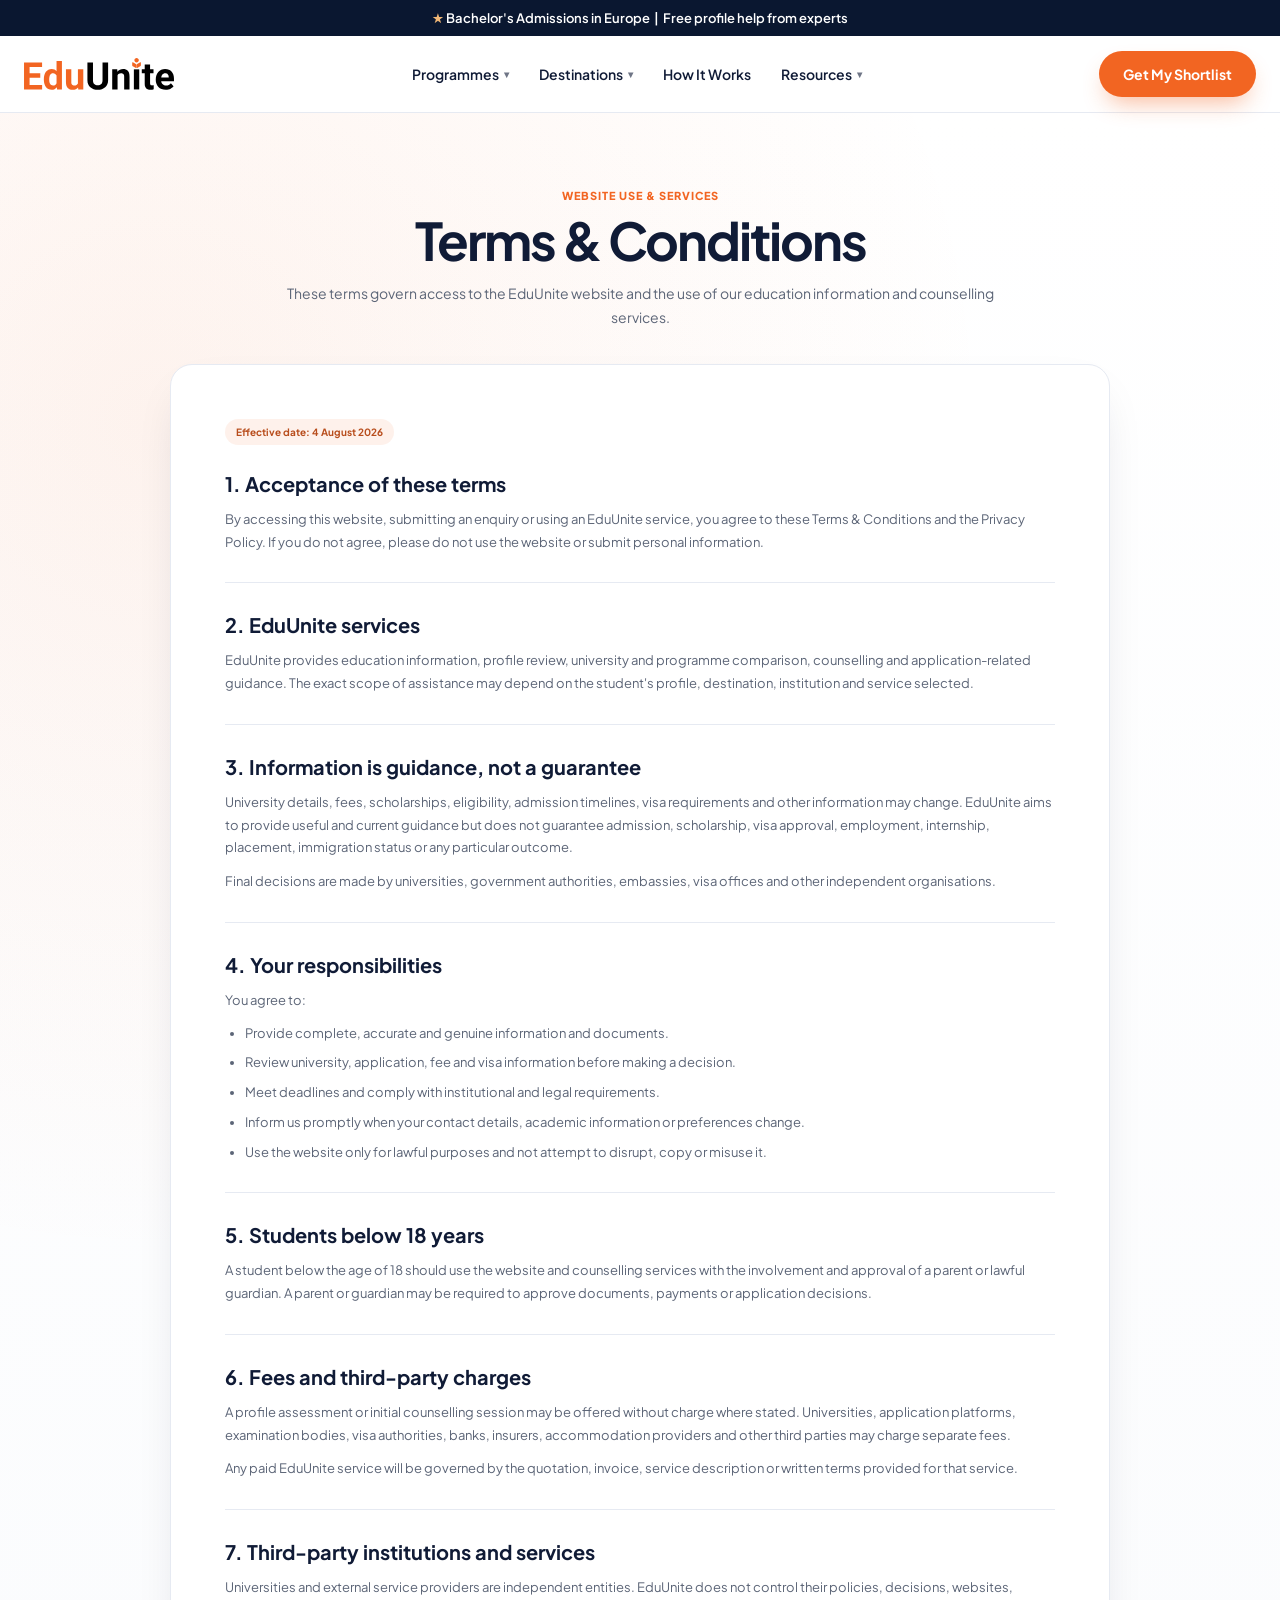
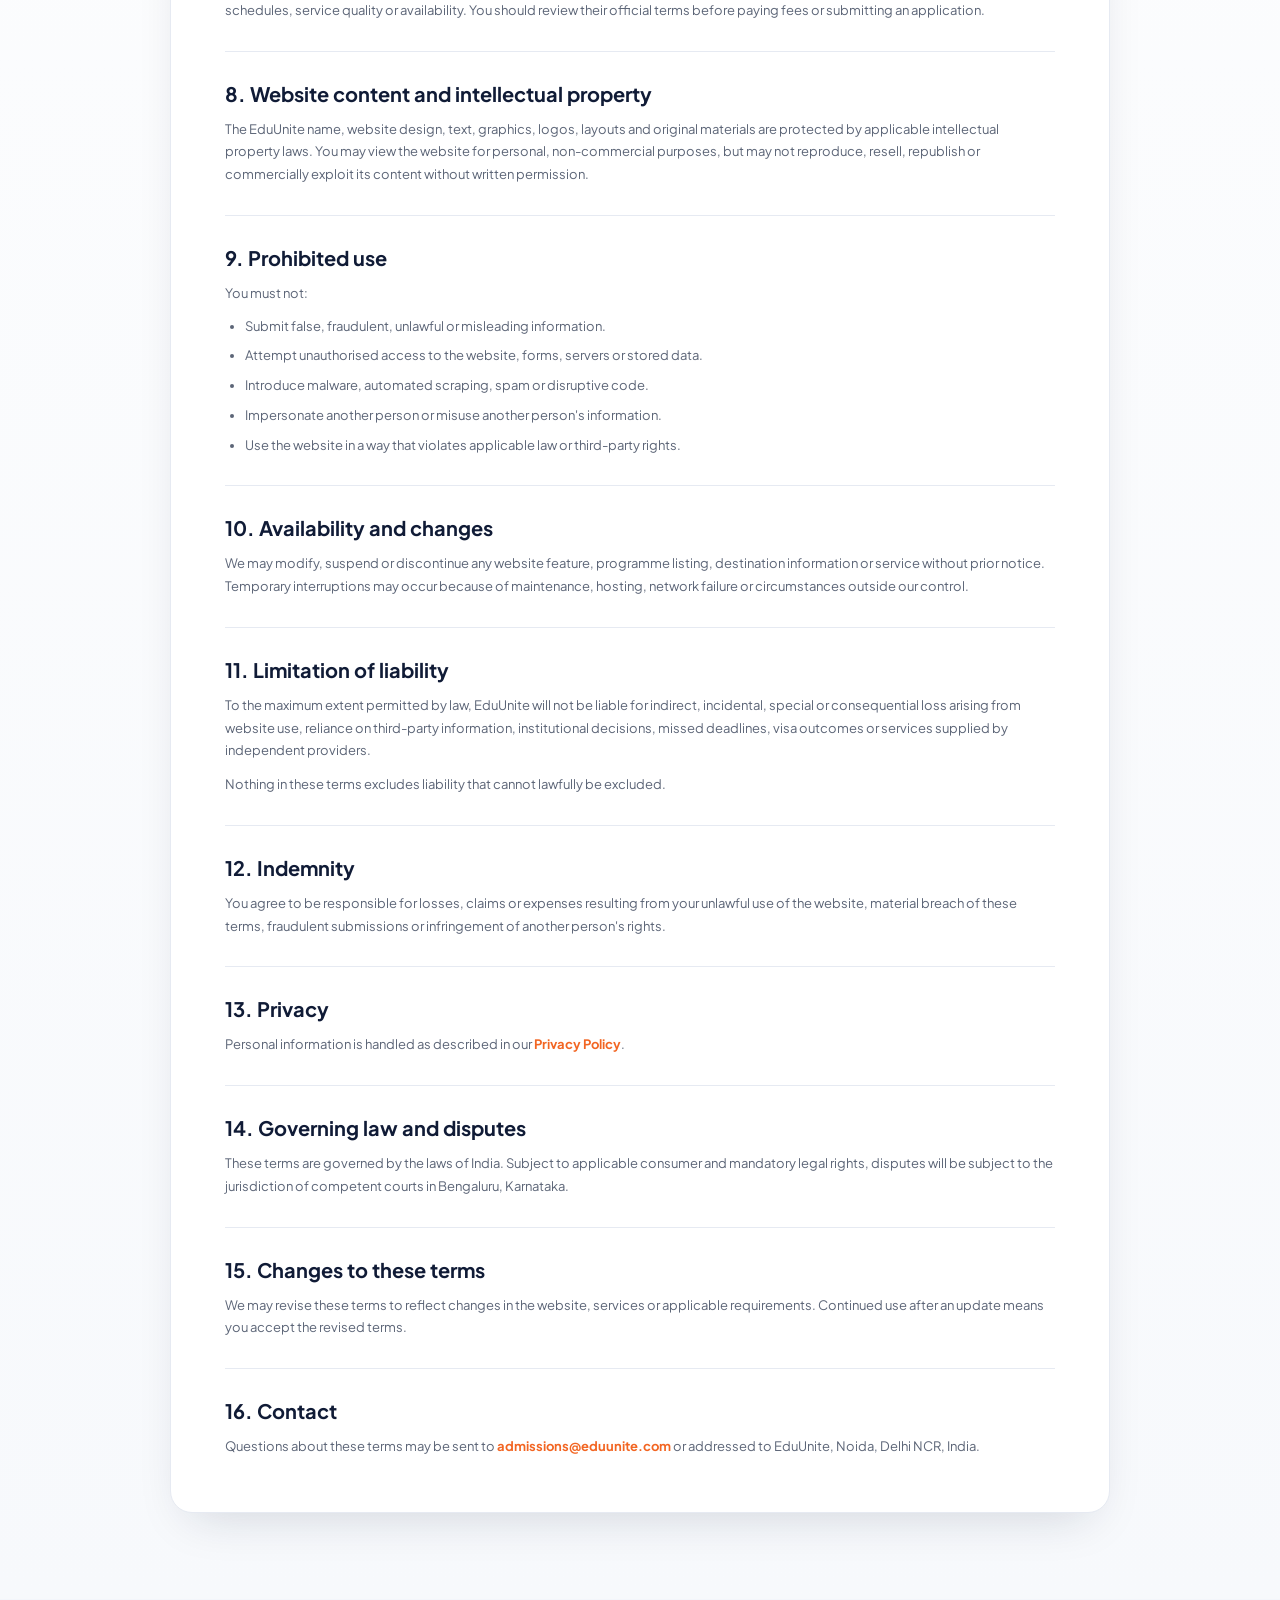
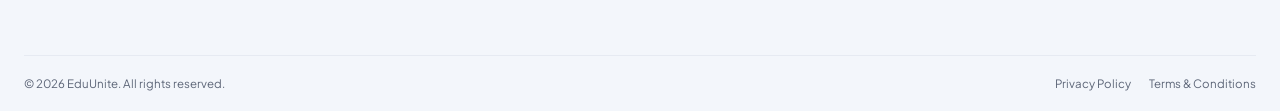
<file: study-abroad/terms-conditions.html>
<!DOCTYPE html>
<html lang="en">

<head>
  <meta charset="UTF-8">
  <meta name="viewport" content="width=device-width, initial-scale=1.0">
  <title>Terms &amp; Conditions | EduUnite</title>
  <meta name="description"
    content="Read the terms governing use of the EduUnite website and education counselling services.">

  <link rel="preconnect" href="https://fonts.googleapis.com">
  <link rel="preconnect" href="https://fonts.gstatic.com" crossorigin>
  <link href="https://fonts.googleapis.com/css2?family=Plus+Jakarta+Sans:wght@400;500;600;700;800&display=swap"
    rel="stylesheet">
  <style>
    :root {
      --navy: #101b36;
      --navy-deep: #0a1730;
      --orange: #f26522;
      --orange-dark: #e5541c;
      --peach-dark: #f2b877;
      --bg-tint: #f3f6fb;
      --line: #e6eaf2;
      --muted: #5c6577;
      --white: #ffffff;
      --shadow: 0 20px 50px -20px rgba(16, 27, 54, 0.18);
      --shadow-sm: 0 8px 24px -10px rgba(16, 27, 54, 0.14);
    }

    * {
      box-sizing: border-box;
    }

    html {
      scroll-behavior: smooth;
    }

    body {
      margin: 0;
      font-family: "Plus Jakarta Sans", sans-serif;
      color: var(--navy);
      background: #fff;
      -webkit-font-smoothing: antialiased;
    }

    body.menu-open {
      overflow: hidden;
    }

    a {
      color: inherit;
      text-decoration: none;
    }

    button {
      font: inherit;
    }

    ul {
      margin: 0;
      padding: 0;
      list-style: none;
    }

    .wrap {
      width: min(1240px, calc(100% - 48px));
      margin-inline: auto;
    }

    .btn {
      display: inline-flex;
      min-height: 46px;
      align-items: center;
      justify-content: center;
      gap: 8px;
      padding: 0 24px;
      border: 0;
      border-radius: 999px;
      font-size: 14px;
      font-weight: 700;
      cursor: pointer;
      transition: transform .2s ease, background .2s ease, box-shadow .2s ease;
    }

    .btn-orange {
      background: var(--orange);
      color: #fff;
      box-shadow: 0 12px 24px -8px rgba(242, 101, 34, .48);
    }

    .btn-orange:hover {
      background: var(--orange-dark);
      transform: translateY(-2px);
    }

    /* Same top bar and header */
    .topbar {
      padding: 10px 16px;
      background: var(--navy-deep);
      color: #fff;
      text-align: center;
      font-size: 13px;
      font-weight: 600;
    }

    .topbar .star {
      color: var(--peach-dark);
    }

    header.site {
      position: sticky;
      z-index: 100;
      top: 0;
      border-bottom: 1px solid var(--line);
      background: #fff;
    }

    .nav-shell {
      display: flex;
      min-height: 76px;
      align-items: center;
      justify-content: space-between;
      gap: 24px;
    }

    .brand {
      display: inline-flex;
      align-items: center;
    }

    .brand .logo {
      display: block;
      width: 150px;
      line-height: 0;
    }

    .brand .logo svg {
      width: 100%;
      height: auto;
    }

    .main-nav {
      display: flex;
      align-items: center;
      gap: 30px;
    }

    .main-nav a {
      display: inline-flex;
      align-items: center;
      gap: 5px;
      color: var(--navy);
      font-size: 14px;
      font-weight: 600;
    }

    .main-nav a:hover {
      color: var(--orange);
    }

    .main-nav .caret {
      font-size: 10px;
      opacity: .6;
    }

    .nav-actions {
      display: flex;
      align-items: center;
      gap: 14px;
    }

    .menu-toggle {
      display: none;
      width: 43px;
      height: 43px;
      padding: 0;
      border: 1px solid var(--line);
      border-radius: 10px;
      background: #fff;
      cursor: pointer;
    }

    .menu-toggle span {
      display: block;
      width: 19px;
      height: 2px;
      margin: 4px auto;
      border-radius: 2px;
      background: var(--navy);
      transition: transform .2s ease, opacity .2s ease;
    }

    .menu-toggle.is-active span:nth-child(1) {
      transform: translateY(6px) rotate(45deg);
    }

    .menu-toggle.is-active span:nth-child(2) {
      opacity: 0;
    }

    .menu-toggle.is-active span:nth-child(3) {
      transform: translateY(-6px) rotate(-45deg);
    }

    .mobile-nav {
      display: none;
    }

    /* Same footer */
    footer.site {
      padding: 56px 0 0;
      background: var(--bg-tint);
    }

    .footer-grid {
      display: grid;
      grid-template-columns: 1.5fr repeat(4, 1fr);
      gap: 32px;
      padding-bottom: 36px;
    }

    .footer-about .logo {
      margin-bottom: 2px;
      font-size: 21px;
      font-weight: 800;
    }

    .footer-about .logo .edu {
      color: var(--navy);
    }

    .footer-about .logo .unite {
      color: var(--orange);
    }

    .footer-about .tag {
      margin-bottom: 14px;
      color: var(--muted);
      font-size: 11px;
      font-weight: 600;
    }

    .footer-about p {
      max-width: 260px;
      margin: 0 0 18px;
      color: var(--muted);
      font-size: 12.5px;
      line-height: 1.7;
    }

    .footer-social {
      display: flex;
      gap: 10px;
    }

    .footer-social a {
      display: grid;
      width: 34px;
      height: 34px;
      place-items: center;
      border: 1px solid var(--line);
      border-radius: 50%;
      background: #fff;
      color: var(--navy);
      font-size: 13px;
    }

    .footer-grid h4 {
      margin: 0 0 16px;
      font-size: 13px;
    }

    .footer-grid ul li {
      margin-bottom: 11px;
    }

    .footer-grid ul li a {
      color: var(--muted);
      font-size: 12.5px;
    }

    .footer-grid ul li a:hover {
      color: var(--orange);
    }

    .footer-contact li {
      display: flex;
      align-items: flex-start;
      gap: 8px;
      color: var(--muted);
      font-size: 12.5px;
      line-height: 1.5;
    }

    .footer-contact .fic {
      flex: 0 0 auto;
      margin-top: 1px;
      color: var(--orange);
    }

    .footer-bottom {
      display: flex;
      justify-content: space-between;
      gap: 14px;
      padding: 20px 0;
      border-top: 1px solid var(--line);
      color: var(--muted);
      font-size: 11.5px;
    }

    .footer-bottom .links {
      display: flex;
      flex-wrap: wrap;
      gap: 18px;
    }

    /* Inner legal pages */
    .inner-page {
      min-height: 520px;
      padding: 70px 0 86px;
      background:
        radial-gradient(circle at 12% 10%, rgba(242, 101, 34, .08), transparent 28%),
        linear-gradient(180deg, #fff 0%, #f7f9fc 100%);
    }

    .legal-heading {
      max-width: 760px;
      margin: 0 auto 34px;
      text-align: center;
    }

    .legal-heading .eyebrow {
      display: inline-block;
      margin-bottom: 10px;
      color: var(--orange);
      font-size: 11px;
      font-weight: 800;
      letter-spacing: 1px;
      text-transform: uppercase;
    }

    .legal-heading h1 {
      margin: 0 0 13px;
      font-size: clamp(34px, 5vw, 52px);
      line-height: 1.1;
      letter-spacing: -2px;
    }

    .legal-heading p {
      margin: 0;
      color: var(--muted);
      font-size: 14px;
      line-height: 1.7;
    }

    .legal-card {
      max-width: 940px;
      margin: 0 auto;
      padding: clamp(26px, 5vw, 54px);
      border: 1px solid var(--line);
      border-radius: 22px;
      background: #fff;
      box-shadow: var(--shadow);
    }

    .legal-card .updated {
      display: inline-flex;
      margin-bottom: 26px;
      padding: 7px 11px;
      border-radius: 999px;
      background: rgba(242, 101, 34, .09);
      color: #b84d1c;
      font-size: 10px;
      font-weight: 700;
    }

    .legal-card section {
      padding: 0;
    }

    .legal-card section+section {
      margin-top: 29px;
      padding-top: 29px;
      border-top: 1px solid var(--line);
    }

    .legal-card h2 {
      margin: 0 0 11px;
      font-size: 20px;
      line-height: 1.3;
    }

    .legal-card h3 {
      margin: 18px 0 8px;
      font-size: 15px;
    }

    .legal-card p,
    .legal-card li {
      color: var(--muted);
      font-size: 13px;
      line-height: 1.75;
    }

    .legal-card p {
      margin: 0;
    }

    .legal-card p+p {
      margin-top: 11px;
    }

    .legal-card ul {
      margin-top: 10px;
      padding-left: 20px;
      list-style: disc;
    }

    .legal-card li+li {
      margin-top: 7px;
    }

    .legal-card a {
      color: var(--orange);
      font-weight: 700;
    }

    /* Minimal thank-you page */
    .thank-you-main {
      display: grid;
      min-height: 560px;
      place-items: center;
      padding: 70px 0;
      background:
        radial-gradient(circle at 18% 20%, rgba(242, 101, 34, .10), transparent 30%),
        linear-gradient(180deg, #fff 0%, #f5f8fc 100%);
    }

    .thank-you-card {
      width: min(560px, 100%);
      padding: clamp(34px, 6vw, 55px);
      border: 1px solid var(--line);
      border-radius: 24px;
      background: #fff;
      text-align: center;
      box-shadow: 0 25px 65px -28px rgba(16, 27, 54, .28);
    }

    .thank-you-icon {
      display: grid;
      width: 68px;
      height: 68px;
      place-items: center;
      margin: 0 auto 22px;
      border-radius: 50%;
      background: rgba(242, 101, 34, .10);
      color: var(--orange);
    }

    .thank-you-icon svg {
      width: 31px;
      height: 31px;
      fill: none;
      stroke: currentColor;
      stroke-width: 2.4;
      stroke-linecap: round;
      stroke-linejoin: round;
    }

    .thank-you-card h1 {
      margin: 0 0 13px;
      font-size: clamp(32px, 6vw, 46px);
      line-height: 1.08;
      letter-spacing: -1.8px;
    }

    .thank-you-card p {
      max-width: 430px;
      margin: 0 auto 25px;
      color: var(--muted);
      font-size: 14px;
      line-height: 1.7;
    }

    .home-button svg {
      width: 16px;
      height: 16px;
      fill: none;
      stroke: currentColor;
      stroke-width: 2;
      stroke-linecap: round;
      stroke-linejoin: round;
    }

    @media (max-width: 980px) {

      .main-nav,
      .desktop-header-cta {
        display: none;
      }

      .menu-toggle {
        display: block;
      }

      .mobile-nav {
        position: absolute;
        top: 100%;
        right: 0;
        left: 0;
        display: none;
        flex-direction: column;
        gap: 0;
        padding: 8px 24px 22px;
        border-top: 1px solid var(--line);
        background: #fff;
        box-shadow: 0 18px 35px rgba(16, 27, 54, .12);
      }

      .mobile-nav.open {
        display: flex;
      }

      .mobile-nav>a:not(.mobile-nav__cta) {
        padding: 14px 0;
        border-bottom: 1px solid var(--line);
        font-size: 14px;
        font-weight: 650;
      }

      .mobile-nav__cta {
        display: inline-flex;
        width: 100%;
        margin-top: 16px;
      }

      .footer-grid {
        grid-template-columns: repeat(2, 1fr);
      }

      .footer-about {
        grid-column: 1 / -1;
      }
    }

    @media (max-width: 640px) {
      .wrap {
        width: min(100% - 28px, 1240px);
      }

      .topbar {
        padding-block: 8px;
        font-size: 11px;
      }

      .nav-shell {
        min-height: 66px;
      }

      .brand .logo {
        width: 130px;
      }

      .footer-grid {
        grid-template-columns: 1fr;
      }

      .footer-about {
        grid-column: auto;
      }

      .footer-bottom {
        flex-direction: column;
        align-items: center;
        text-align: center;
      }

      .footer-bottom .links {
        justify-content: center;
      }

      .inner-page {
        padding: 52px 0 65px;
      }

      .legal-heading {
        margin-bottom: 26px;
      }

      .legal-heading h1 {
        font-size: 34px;
        letter-spacing: -1.3px;
      }

      .legal-card {
        padding: 25px 19px;
        border-radius: 18px;
      }

      .legal-card h2 {
        font-size: 18px;
      }

      .thank-you-main {
        min-height: 470px;
        padding: 55px 0;
      }

      .thank-you-card {
        padding: 34px 21px;
        border-radius: 20px;
      }

      .thank-you-card h1 {
        font-size: 35px;
      }
    }
  </style>
</head>

<body>
  <div class="topbar"><span class="star">★</span> Bachelor's Admissions in Europe &nbsp;|&nbsp; Free profile help from
    experts</div>
  <header class="site">
    <div class="wrap nav-shell">
      <a href="index.html" class="brand">
        <span class="logo"><svg xmlns="http://www.w3.org/2000/svg" xml:space="preserve" width="150" version="1.1"
            style="shape-rendering:geometricPrecision; text-rendering:geometricPrecision; image-rendering:optimizeQuality; fill-rule:evenodd; clip-rule:evenodd"
            viewBox="0 0 504.7 107.02" xmlns:xlink="http://www.w3.org/1999/xlink"
            xmlns:xodm="http://www.corel.com/coreldraw/odm/2003">
            <defs>
              <style type="text/css">
                <![CDATA[
                .fil1 {
                  fill: black;
                  fill-rule: nonzero
                }

                .fil0 {
                  fill: #F26522;
                  fill-rule: nonzero
                }
                ]]>
              </style>
            </defs>
            <g id="Layer_x0020_1">
              <metadata id="CorelCorpID_0Corel-Layer" />
              <g id="_1513704495360">
                <path class="fil0"
                  d="M366.35 14.38l10.08 5.74c0,0 1.88,1.01 2.17,3.47 0.29,2.46 0,8.92 0,8.92 0,0 0.1,1.4 -1.93,1.21l-10.61 -6.08c0,0 -1.93,-1.54 -1.98,-3.57l0 -8.49c0,0 0.34,-2.32 2.27,-1.21z" />
                <path class="fil0"
                  d="M381.05 33.44l10.08 -5.74c0,0 1.88,-1.01 2.17,-3.47 0.29,-2.46 0,-8.92 0,-8.92 0,0 0.1,-1.4 -1.93,-1.21l-10.61 6.08c0,0 -1.93,1.54 -1.98,3.57l0 8.49c0,0 0.34,2.32 2.27,1.21z" />
                <path class="fil0"
                  d="M386.3 7.44c0,4.11 -3.33,7.44 -7.44,7.44 -4.11,0 -7.44,-3.33 -7.44,-7.44 0,-4.11 3.33,-7.44 7.44,-7.44 4.11,0 7.44,3.33 7.44,7.44z" />
                <polygon class="fil0"
                  points="54.67,66.39 18.72,66.39 18.72,90.73 60.91,90.73 60.91,105.77 -0,105.77 -0,14.91 60.79,14.91 60.79,30.07 18.72,30.07 18.72,51.73 54.67,51.73 " />
                <path class="fil0"
                  d="M84.75 72.82c0,2.75 0.23,5.3 0.69,7.68 0.46,2.37 1.2,4.44 2.22,6.21 1.02,1.77 2.35,3.16 3.99,4.18 1.64,1.02 3.65,1.53 6.02,1.53 2.91,0 5.34,-0.62 7.27,-1.87 1.93,-1.25 3.44,-2.97 4.52,-5.18l0 -26.65c-1.08,-2.25 -2.59,-3.98 -4.52,-5.21 -1.93,-1.23 -4.32,-1.84 -7.15,-1.84 -2.37,0 -4.39,0.51 -6.05,1.53 -1.66,1.02 -3.01,2.42 -4.03,4.21 -1.02,1.79 -1.77,3.89 -2.25,6.3 -0.48,2.41 -0.72,5.01 -0.72,7.8l0 1.31zm-18.04 -1.31c0,-5.12 0.59,-9.8 1.78,-14.04 1.19,-4.24 2.9,-7.88 5.15,-10.92 2.25,-3.04 5.01,-5.39 8.3,-7.05 3.29,-1.66 7.03,-2.5 11.23,-2.5 3.45,0 6.52,0.65 9.21,1.93 2.68,1.29 5.04,3.1 7.08,5.43l0 -34.45 18.1 0 0 95.86 -16.29 0 -0.87 -7.18c-2.12,2.66 -4.6,4.73 -7.43,6.21 -2.83,1.48 -6.14,2.22 -9.92,2.22 -4.16,0 -7.87,-0.86 -11.14,-2.59 -3.27,-1.73 -6.02,-4.11 -8.27,-7.15 -2.25,-3.04 -3.96,-6.65 -5.15,-10.83 -1.19,-4.18 -1.78,-8.73 -1.78,-13.64l0 -1.31z" />
                <path class="fil0"
                  d="M181.99 98.91c-2.12,2.58 -4.7,4.58 -7.74,5.99 -3.04,1.41 -6.62,2.12 -10.74,2.12 -3.33,0 -6.37,-0.47 -9.11,-1.4 -2.75,-0.94 -5.11,-2.41 -7.08,-4.43 -1.98,-2.02 -3.51,-4.62 -4.59,-7.8 -1.08,-3.18 -1.62,-7 -1.62,-11.45l0 -43.69 18.04 0 0 43.82c0,1.87 0.24,3.48 0.72,4.81 0.48,1.33 1.14,2.4 2,3.21 0.85,0.81 1.86,1.4 3.03,1.78 1.16,0.37 2.45,0.56 3.87,0.56 3.25,0 5.89,-0.56 7.93,-1.69 2.04,-1.12 3.6,-2.68 4.68,-4.68l0 -47.81 18.1 0 0 67.54 -16.98 0 -0.5 -6.87z" />
                <path class="fil1"
                  d="M283.02 14.91l0 59.97c0,5.24 -0.87,9.87 -2.62,13.89 -1.75,4.02 -4.16,7.38 -7.24,10.08 -3.08,2.71 -6.75,4.74 -11.01,6.12 -4.27,1.37 -8.91,2.06 -13.95,2.06 -5.08,0 -9.75,-0.69 -14.01,-2.06 -4.26,-1.37 -7.94,-3.41 -11.02,-6.12 -3.08,-2.7 -5.48,-6.06 -7.21,-10.08 -1.73,-4.01 -2.59,-8.64 -2.59,-13.89l0 -59.97 18.72 0 0 59.97c0,5.95 1.42,10.29 4.28,13.01 2.85,2.73 6.79,4.09 11.83,4.09 5.08,0 9.02,-1.36 11.83,-4.09 2.81,-2.72 4.21,-7.06 4.21,-13.01l0 -59.97 18.79 0z" />
                <path class="fil1"
                  d="M313.79 38.25l0.56 7.8c2.33,-2.91 5.14,-5.15 8.43,-6.71 3.29,-1.56 6.95,-2.34 10.98,-2.34 3.2,0 6.12,0.45 8.74,1.34 2.62,0.89 4.87,2.36 6.74,4.4 1.87,2.04 3.32,4.7 4.34,7.99 1.02,3.29 1.53,7.32 1.53,12.11l0 42.94 -18.04 0 0 -43.06c0,-2.16 -0.24,-3.95 -0.72,-5.37 -0.48,-1.41 -1.18,-2.54 -2.09,-3.37 -0.92,-0.83 -2.04,-1.42 -3.37,-1.78 -1.33,-0.35 -2.87,-0.53 -4.62,-0.53 -2.66,0 -4.94,0.58 -6.83,1.75 -1.89,1.17 -3.42,2.75 -4.59,4.74l0 47.62 -18.04 0 0 -67.53 16.98 0z" />
                <polygon class="fil1" points="387.81,105.77 369.71,105.77 369.71,38.25 387.81,38.25 " />
                <path class="fil1"
                  d="M424.25 21.65l0 16.6 11.55 0 0 13.23 -11.55 0 0 33.7c0,1.41 0.15,2.58 0.44,3.49 0.29,0.92 0.73,1.63 1.31,2.15 0.58,0.52 1.3,0.87 2.15,1.06 0.85,0.19 1.86,0.28 3.03,0.28 1.08,0 2.07,-0.04 2.96,-0.12 0.89,-0.08 1.67,-0.19 2.34,-0.31l0 13.67c-1.5,0.46 -3.13,0.84 -4.9,1.15 -1.77,0.31 -3.78,0.47 -6.02,0.47 -2.95,0 -5.62,-0.36 -7.99,-1.09 -2.37,-0.73 -4.4,-1.88 -6.08,-3.46 -1.69,-1.58 -2.99,-3.64 -3.9,-6.18 -0.92,-2.54 -1.37,-5.6 -1.37,-9.17l0 -35.64 -9.86 0 0 -13.23 9.86 0 0 -16.6 18.04 0z" />
                <path class="fil1"
                  d="M474.86 51.6c-1.96,0 -3.67,0.34 -5.15,1.03 -1.48,0.69 -2.75,1.64 -3.81,2.87 -1.06,1.23 -1.92,2.69 -2.59,4.4 -0.67,1.71 -1.14,3.6 -1.43,5.68l25.09 0 0 -1.44c-0.04,-1.79 -0.3,-3.45 -0.78,-4.99 -0.48,-1.54 -1.21,-2.87 -2.18,-3.99 -0.98,-1.12 -2.23,-2 -3.74,-2.62 -1.52,-0.62 -3.32,-0.94 -5.4,-0.94zm2.06 55.42c-5.24,0 -9.93,-0.85 -14.07,-2.56 -4.14,-1.71 -7.66,-4.03 -10.55,-6.99 -2.89,-2.95 -5.1,-6.42 -6.62,-10.39 -1.52,-3.97 -2.28,-8.23 -2.28,-12.76l0 -2.43c0,-5.12 0.74,-9.81 2.22,-14.07 1.48,-4.26 3.58,-7.94 6.3,-11.02 2.72,-3.08 6.03,-5.48 9.92,-7.21 3.89,-1.73 8.25,-2.59 13.07,-2.59 4.87,0 9.15,0.8 12.86,2.4 3.7,1.6 6.81,3.85 9.33,6.74 2.52,2.89 4.41,6.38 5.68,10.45 1.27,4.08 1.9,8.61 1.9,13.6l0 7.68 -43 0c0.29,2.21 0.88,4.2 1.78,5.99 0.89,1.79 2.04,3.32 3.43,4.59 1.39,1.27 3.03,2.26 4.9,2.96 1.87,0.71 3.97,1.06 6.3,1.06 3.29,0 6.32,-0.61 9.11,-1.84 2.79,-1.23 5.18,-3.13 7.18,-5.71l8.86 9.92c-1.08,1.54 -2.43,3.04 -4.06,4.49 -1.62,1.46 -3.54,2.76 -5.74,3.9 -2.21,1.14 -4.69,2.06 -7.46,2.75 -2.77,0.69 -5.79,1.03 -9.08,1.03z" />
              </g>
            </g>
          </svg></span>

      </a>

      <nav class="main-nav" aria-label="Primary">
        <a href="index.html#programmes">Programmes <span class="caret">▾</span></a>
        <a href="index.html#destinations">Destinations <span class="caret">▾</span></a>
        <a href="index.html#how-it-works">How It Works</a>
        <a href="index.html#resources">Resources <span class="caret">▾</span></a>
      </nav>

      <div class="nav-actions">
        <a href="index.html#enquire" class="btn btn-orange desktop-header-cta">Get My Shortlist</a>
        <button class="menu-toggle" type="button" aria-label="Open navigation menu" aria-controls="mobileNav"
          aria-expanded="false">
          <span></span><span></span><span></span>
        </button>
      </div>
    </div>

    <nav class="mobile-nav" id="mobileNav" aria-label="Mobile navigation">
      <a href="index.html#programmes">Programmes</a>
      <a href="index.html#destinations">Destinations</a>
      <a href="index.html#how-it-works">How It Works</a>
      <a href="index.html#resources">Resources</a>
      <a href="index.html#enquire" class="mobile-nav__cta btn btn-orange">Get My Shortlist</a>
    </nav>
  </header>

  <main class="inner-page">
    <div class="wrap">
      <div class="legal-heading">
        <span class="eyebrow">Website Use &amp; Services</span>
        <h1>Terms &amp; Conditions</h1>
        <p>
          These terms govern access to the EduUnite website and the use of our
          education information and counselling services.
        </p>
      </div>

      <article class="legal-card">
        <span class="updated">Effective date: 4 August 2026</span>

        <section>
          <h2>1. Acceptance of these terms</h2>
          <p>
            By accessing this website, submitting an enquiry or using an
            EduUnite service, you agree to these Terms &amp; Conditions and the
            Privacy Policy. If you do not agree, please do not use the website or
            submit personal information.
          </p>
        </section>

        <section>
          <h2>2. EduUnite services</h2>
          <p>
            EduUnite provides education information, profile review, university
            and programme comparison, counselling and application-related
            guidance. The exact scope of assistance may depend on the student's
            profile, destination, institution and service selected.
          </p>
        </section>

        <section>
          <h2>3. Information is guidance, not a guarantee</h2>
          <p>
            University details, fees, scholarships, eligibility, admission
            timelines, visa requirements and other information may change.
            EduUnite aims to provide useful and current guidance but does not
            guarantee admission, scholarship, visa approval, employment,
            internship, placement, immigration status or any particular outcome.
          </p>
          <p>
            Final decisions are made by universities, government authorities,
            embassies, visa offices and other independent organisations.
          </p>
        </section>

        <section>
          <h2>4. Your responsibilities</h2>
          <p>You agree to:</p>
          <ul>
            <li>Provide complete, accurate and genuine information and documents.</li>
            <li>Review university, application, fee and visa information before making a decision.</li>
            <li>Meet deadlines and comply with institutional and legal requirements.</li>
            <li>Inform us promptly when your contact details, academic information or preferences change.</li>
            <li>Use the website only for lawful purposes and not attempt to disrupt, copy or misuse it.</li>
          </ul>
        </section>

        <section>
          <h2>5. Students below 18 years</h2>
          <p>
            A student below the age of 18 should use the website and counselling
            services with the involvement and approval of a parent or lawful
            guardian. A parent or guardian may be required to approve documents,
            payments or application decisions.
          </p>
        </section>

        <section>
          <h2>6. Fees and third-party charges</h2>
          <p>
            A profile assessment or initial counselling session may be offered
            without charge where stated. Universities, application platforms,
            examination bodies, visa authorities, banks, insurers, accommodation
            providers and other third parties may charge separate fees.
          </p>
          <p>
            Any paid EduUnite service will be governed by the quotation, invoice,
            service description or written terms provided for that service.
          </p>
        </section>

        <section>
          <h2>7. Third-party institutions and services</h2>
          <p>
            Universities and external service providers are independent entities.
            EduUnite does not control their policies, decisions, websites,
            schedules, service quality or availability. You should review their
            official terms before paying fees or submitting an application.
          </p>
        </section>

        <section>
          <h2>8. Website content and intellectual property</h2>
          <p>
            The EduUnite name, website design, text, graphics, logos, layouts and
            original materials are protected by applicable intellectual property
            laws. You may view the website for personal, non-commercial purposes,
            but may not reproduce, resell, republish or commercially exploit its
            content without written permission.
          </p>
        </section>

        <section>
          <h2>9. Prohibited use</h2>
          <p>You must not:</p>
          <ul>
            <li>Submit false, fraudulent, unlawful or misleading information.</li>
            <li>Attempt unauthorised access to the website, forms, servers or stored data.</li>
            <li>Introduce malware, automated scraping, spam or disruptive code.</li>
            <li>Impersonate another person or misuse another person's information.</li>
            <li>Use the website in a way that violates applicable law or third-party rights.</li>
          </ul>
        </section>

        <section>
          <h2>10. Availability and changes</h2>
          <p>
            We may modify, suspend or discontinue any website feature, programme
            listing, destination information or service without prior notice.
            Temporary interruptions may occur because of maintenance, hosting,
            network failure or circumstances outside our control.
          </p>
        </section>

        <section>
          <h2>11. Limitation of liability</h2>
          <p>
            To the maximum extent permitted by law, EduUnite will not be liable
            for indirect, incidental, special or consequential loss arising from
            website use, reliance on third-party information, institutional
            decisions, missed deadlines, visa outcomes or services supplied by
            independent providers.
          </p>
          <p>
            Nothing in these terms excludes liability that cannot lawfully be
            excluded.
          </p>
        </section>

        <section>
          <h2>12. Indemnity</h2>
          <p>
            You agree to be responsible for losses, claims or expenses resulting
            from your unlawful use of the website, material breach of these terms,
            fraudulent submissions or infringement of another person's rights.
          </p>
        </section>

        <section>
          <h2>13. Privacy</h2>
          <p>
            Personal information is handled as described in our
            <a href="privacy-policy.html">Privacy Policy</a>.
          </p>
        </section>

        <section>
          <h2>14. Governing law and disputes</h2>
          <p>
            These terms are governed by the laws of India. Subject to applicable
            consumer and mandatory legal rights, disputes will be subject to the
            jurisdiction of competent courts in Bengaluru, Karnataka.
          </p>
        </section>

        <section>
          <h2>15. Changes to these terms</h2>
          <p>
            We may revise these terms to reflect changes in the website,
            services or applicable requirements. Continued use after an update
            means you accept the revised terms.
          </p>
        </section>

        <section>
          <h2>16. Contact</h2>
          <p>
            Questions about these terms may be sent to
            <a href="mailto:admissions@eduunite.com">admissions@eduunite.com</a>
            or addressed to EduUnite, Noida, Delhi NCR, India.
          </p>
        </section>
      </article>
    </div>
  </main>

  <footer class="site">
    <div class="wrap footer-bottom">
      <span>© 2026 EduUnite. All rights reserved.</span>
      <span class="links"><a href="privacy-policy.html">Privacy Policy</a><a href="terms-conditions.html">Terms &amp;
          Conditions</a>
    </div>
  </footer>

  <script>
    (() => {
      const toggle = document.querySelector(".menu-toggle");
      const menu = document.getElementById("mobileNav");

      if (!toggle || !menu) return;

      const closeMenu = () => {
        menu.classList.remove("open");
        toggle.classList.remove("is-active");
        toggle.setAttribute("aria-expanded", "false");
        toggle.setAttribute("aria-label", "Open navigation menu");
        document.body.classList.remove("menu-open");
      };

      toggle.addEventListener("click", () => {
        const open = !menu.classList.contains("open");
        menu.classList.toggle("open", open);
        toggle.classList.toggle("is-active", open);
        toggle.setAttribute("aria-expanded", String(open));
        toggle.setAttribute(
          "aria-label",
          open ? "Close navigation menu" : "Open navigation menu"
        );
        document.body.classList.toggle("menu-open", open);
      });

      menu.querySelectorAll("a").forEach(link => {
        link.addEventListener("click", closeMenu);
      });

      document.addEventListener("click", event => {
        if (!menu.contains(event.target) && !toggle.contains(event.target)) {
          closeMenu();
        }
      });

      window.addEventListener("resize", () => {
        if (window.innerWidth > 980) closeMenu();
      });
    })();
  </script>

</body>

</html>
</file>
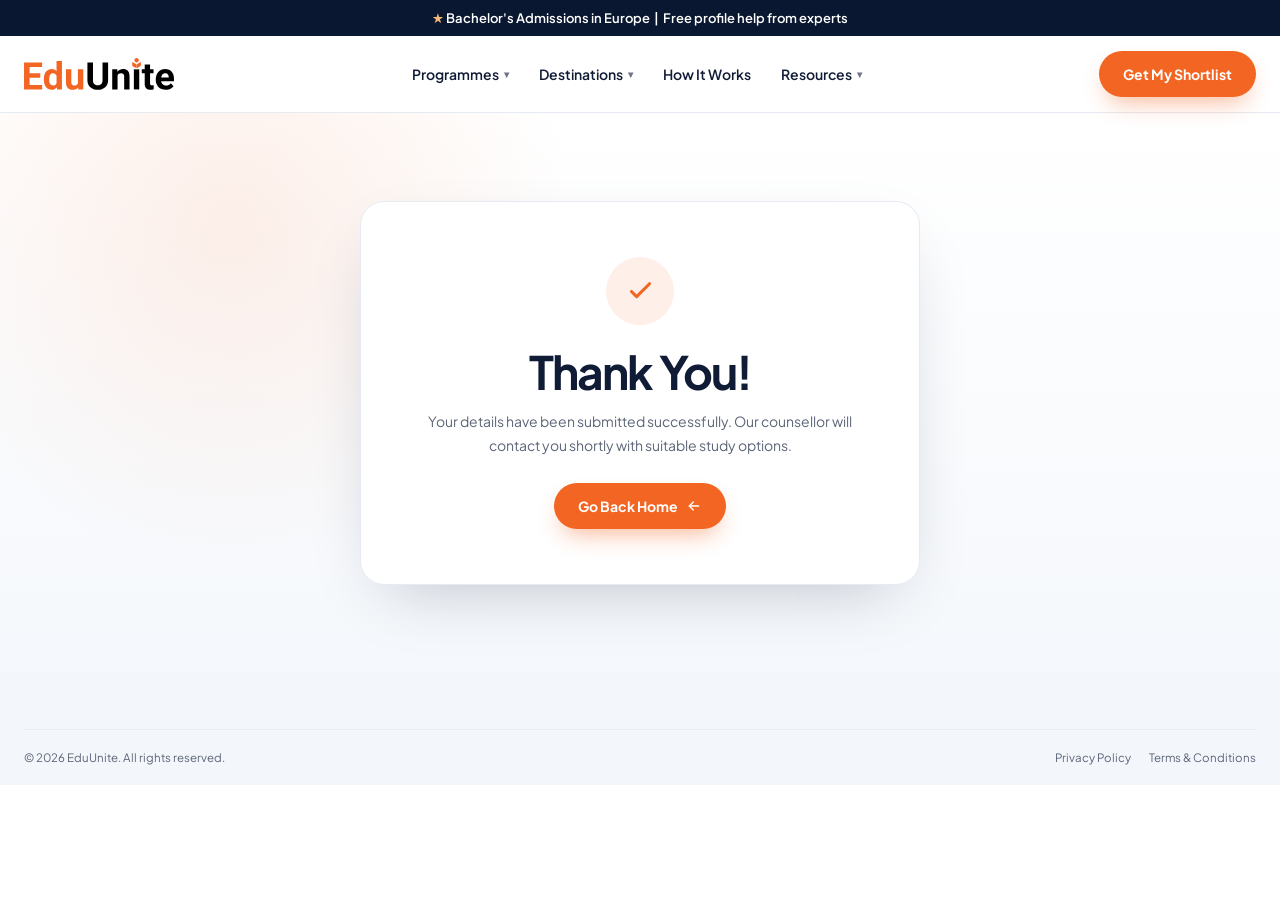
<file: study-abroad/thank-you.html>
<!DOCTYPE html>
<html lang="en">

<head>
  <meta charset="UTF-8">
  <meta name="viewport" content="width=device-width, initial-scale=1.0">
  <title>Thank You | EduUnite</title>
  <meta name="description"
    content="Thank you for contacting EduUnite. Your study enquiry has been submitted successfully.">
  <meta name="robots" content="noindex, nofollow">
  <link rel="preconnect" href="https://fonts.googleapis.com">
  <link rel="preconnect" href="https://fonts.gstatic.com" crossorigin>
  <link href="https://fonts.googleapis.com/css2?family=Plus+Jakarta+Sans:wght@400;500;600;700;800&display=swap"
    rel="stylesheet">
  <style>
    :root {
      --navy: #101b36;
      --navy-deep: #0a1730;
      --orange: #f26522;
      --orange-dark: #e5541c;
      --peach-dark: #f2b877;
      --bg-tint: #f3f6fb;
      --line: #e6eaf2;
      --muted: #5c6577;
      --white: #ffffff;
      --shadow: 0 20px 50px -20px rgba(16, 27, 54, 0.18);
      --shadow-sm: 0 8px 24px -10px rgba(16, 27, 54, 0.14);
    }

    * {
      box-sizing: border-box;
    }

    html {
      scroll-behavior: smooth;
    }

    body {
      margin: 0;
      font-family: "Plus Jakarta Sans", sans-serif;
      color: var(--navy);
      background: #fff;
      -webkit-font-smoothing: antialiased;
    }

    body.menu-open {
      overflow: hidden;
    }

    a {
      color: inherit;
      text-decoration: none;
    }

    button {
      font: inherit;
    }

    ul {
      margin: 0;
      padding: 0;
      list-style: none;
    }

    .wrap {
      width: min(1240px, calc(100% - 48px));
      margin-inline: auto;
    }

    .btn {
      display: inline-flex;
      min-height: 46px;
      align-items: center;
      justify-content: center;
      gap: 8px;
      padding: 0 24px;
      border: 0;
      border-radius: 999px;
      font-size: 14px;
      font-weight: 700;
      cursor: pointer;
      transition: transform .2s ease, background .2s ease, box-shadow .2s ease;
    }

    .btn-orange {
      background: var(--orange);
      color: #fff;
      box-shadow: 0 12px 24px -8px rgba(242, 101, 34, .48);
    }

    .btn-orange:hover {
      background: var(--orange-dark);
      transform: translateY(-2px);
    }

    /* Same top bar and header */
    .topbar {
      padding: 10px 16px;
      background: var(--navy-deep);
      color: #fff;
      text-align: center;
      font-size: 13px;
      font-weight: 600;
    }

    .topbar .star {
      color: var(--peach-dark);
    }

    header.site {
      position: sticky;
      z-index: 100;
      top: 0;
      border-bottom: 1px solid var(--line);
      background: #fff;
    }

    .nav-shell {
      display: flex;
      min-height: 76px;
      align-items: center;
      justify-content: space-between;
      gap: 24px;
    }

    .brand {
      display: inline-flex;
      align-items: center;
    }

    .brand .logo {
      display: block;
      width: 150px;
      line-height: 0;
    }

    .brand .logo svg {
      width: 100%;
      height: auto;
    }

    .main-nav {
      display: flex;
      align-items: center;
      gap: 30px;
    }

    .main-nav a {
      display: inline-flex;
      align-items: center;
      gap: 5px;
      color: var(--navy);
      font-size: 14px;
      font-weight: 600;
    }

    .main-nav a:hover {
      color: var(--orange);
    }

    .main-nav .caret {
      font-size: 10px;
      opacity: .6;
    }

    .nav-actions {
      display: flex;
      align-items: center;
      gap: 14px;
    }

    .menu-toggle {
      display: none;
      width: 43px;
      height: 43px;
      padding: 0;
      border: 1px solid var(--line);
      border-radius: 10px;
      background: #fff;
      cursor: pointer;
    }

    .menu-toggle span {
      display: block;
      width: 19px;
      height: 2px;
      margin: 4px auto;
      border-radius: 2px;
      background: var(--navy);
      transition: transform .2s ease, opacity .2s ease;
    }

    .menu-toggle.is-active span:nth-child(1) {
      transform: translateY(6px) rotate(45deg);
    }

    .menu-toggle.is-active span:nth-child(2) {
      opacity: 0;
    }

    .menu-toggle.is-active span:nth-child(3) {
      transform: translateY(-6px) rotate(-45deg);
    }

    .mobile-nav {
      display: none;
    }

    /* Same footer */
    footer.site {
      padding: 56px 0 0;
      background: var(--bg-tint);
    }


    .footer-bottom {
      display: flex;
      justify-content: space-between;
      gap: 14px;
      padding: 20px 0;
      border-top: 1px solid var(--line);
      color: var(--muted);
      font-size: 11.5px;
    }

    .footer-bottom .links {
      display: flex;
      flex-wrap: wrap;
      gap: 18px;
    }

    /* Inner legal pages */
    .inner-page {
      min-height: 520px;
      padding: 70px 0 86px;
      background:
        radial-gradient(circle at 12% 10%, rgba(242, 101, 34, .08), transparent 28%),
        linear-gradient(180deg, #fff 0%, #f7f9fc 100%);
    }

    .legal-heading {
      max-width: 760px;
      margin: 0 auto 34px;
      text-align: center;
    }

    .legal-heading .eyebrow {
      display: inline-block;
      margin-bottom: 10px;
      color: var(--orange);
      font-size: 11px;
      font-weight: 800;
      letter-spacing: 1px;
      text-transform: uppercase;
    }

    .legal-heading h1 {
      margin: 0 0 13px;
      font-size: clamp(34px, 5vw, 52px);
      line-height: 1.1;
      letter-spacing: -2px;
    }

    .legal-heading p {
      margin: 0;
      color: var(--muted);
      font-size: 14px;
      line-height: 1.7;
    }

    .legal-card {
      max-width: 940px;
      margin: 0 auto;
      padding: clamp(26px, 5vw, 54px);
      border: 1px solid var(--line);
      border-radius: 22px;
      background: #fff;
      box-shadow: var(--shadow);
    }

    .legal-card .updated {
      display: inline-flex;
      margin-bottom: 26px;
      padding: 7px 11px;
      border-radius: 999px;
      background: rgba(242, 101, 34, .09);
      color: #b84d1c;
      font-size: 10px;
      font-weight: 700;
    }

    .legal-card section {
      padding: 0;
    }

    .legal-card section+section {
      margin-top: 29px;
      padding-top: 29px;
      border-top: 1px solid var(--line);
    }

    .legal-card h2 {
      margin: 0 0 11px;
      font-size: 20px;
      line-height: 1.3;
    }

    .legal-card h3 {
      margin: 18px 0 8px;
      font-size: 15px;
    }

    .legal-card p,
    .legal-card li {
      color: var(--muted);
      font-size: 13px;
      line-height: 1.75;
    }

    .legal-card p {
      margin: 0;
    }

    .legal-card p+p {
      margin-top: 11px;
    }

    .legal-card ul {
      margin-top: 10px;
      padding-left: 20px;
      list-style: disc;
    }

    .legal-card li+li {
      margin-top: 7px;
    }

    .legal-card a {
      color: var(--orange);
      font-weight: 700;
    }

    /* Minimal thank-you page */
    .thank-you-main {
      display: grid;
      min-height: 560px;
      place-items: center;
      padding: 70px 0;
      background:
        radial-gradient(circle at 18% 20%, rgba(242, 101, 34, .10), transparent 30%),
        linear-gradient(180deg, #fff 0%, #f5f8fc 100%);
    }

    .thank-you-card {
      width: min(560px, 100%);
      margin-inline: auto;
      padding: clamp(34px, 6vw, 55px);
      border: 1px solid var(--line);
      border-radius: 24px;
      background: #fff;
      text-align: center;
      box-shadow: 0 25px 65px -28px rgba(16, 27, 54, .28);
    }

    .thank-you-icon {
      display: grid;
      width: 68px;
      height: 68px;
      place-items: center;
      margin: 0 auto 22px;
      border-radius: 50%;
      background: rgba(242, 101, 34, .10);
      color: var(--orange);
    }

    .thank-you-icon svg {
      width: 31px;
      height: 31px;
      fill: none;
      stroke: currentColor;
      stroke-width: 2.4;
      stroke-linecap: round;
      stroke-linejoin: round;
    }

    .thank-you-card h1 {
      margin: 0 0 13px;
      font-size: clamp(32px, 6vw, 46px);
      line-height: 1.08;
      letter-spacing: -1.8px;
    }

    .thank-you-card p {
      max-width: 430px;
      margin: 0 auto 25px;
      color: var(--muted);
      font-size: 14px;
      line-height: 1.7;
    }

    .home-button svg {
      width: 16px;
      height: 16px;
      fill: none;
      stroke: currentColor;
      stroke-width: 2;
      stroke-linecap: round;
      stroke-linejoin: round;
    }

    @media (max-width: 980px) {

      .main-nav,
      .desktop-header-cta {
        display: none;
      }

      .menu-toggle {
        display: block;
      }

      .mobile-nav {
        position: absolute;
        top: 100%;
        right: 0;
        left: 0;
        display: none;
        flex-direction: column;
        gap: 0;
        padding: 8px 24px 22px;
        border-top: 1px solid var(--line);
        background: #fff;
        box-shadow: 0 18px 35px rgba(16, 27, 54, .12);
      }

      .mobile-nav.open {
        display: flex;
      }

      .mobile-nav>a:not(.mobile-nav__cta) {
        padding: 14px 0;
        border-bottom: 1px solid var(--line);
        font-size: 14px;
        font-weight: 650;
      }

      .mobile-nav__cta {
        display: inline-flex;
        width: 100%;
        margin-top: 16px;
      }

      .footer-grid {
        grid-template-columns: repeat(2, 1fr);
      }

      .footer-about {
        grid-column: 1 / -1;
      }
    }

    @media (max-width: 640px) {
      .wrap {
        width: min(100% - 28px, 1240px);
      }

      .topbar {
        padding-block: 8px;
        font-size: 11px;
      }

      .nav-shell {
        min-height: 66px;
      }

      .brand .logo {
        width: 130px;
      }

      .footer-grid {
        grid-template-columns: 1fr;
      }

      .footer-about {
        grid-column: auto;
      }

      .footer-bottom {
        flex-direction: column;
        align-items: center;
        text-align: center;
      }

      .footer-bottom .links {
        justify-content: center;
      }

      .inner-page {
        padding: 52px 0 65px;
      }

      .legal-heading {
        margin-bottom: 26px;
      }

      .legal-heading h1 {
        font-size: 34px;
        letter-spacing: -1.3px;
      }

      .legal-card {
        padding: 25px 19px;
        border-radius: 18px;
      }

      .legal-card h2 {
        font-size: 18px;
      }

      .thank-you-main {
        min-height: 470px;
        padding: 55px 0;
      }

      .thank-you-card {
        padding: 34px 21px;
        border-radius: 20px;
      }

      .thank-you-card h1 {
        font-size: 35px;
      }
    }
  </style>
<!-- Google tag (gtag.js) -->
<script async src="https://www.googletagmanager.com/gtag/js?id=G-DC4TXQNWMM"></script>
<script>
  window.dataLayer = window.dataLayer || [];
  function gtag(){dataLayer.push(arguments);}
  gtag('js', new Date());
  gtag('config', 'G-DC4TXQNWMM');

  gtag('event', 'eduunite_study_abroad_thank_you', {
    'value': 0,
    'currency': 'INR',
    'event_category': 'lead_conversion',
    'event_label': 'eduunite_study_abroad_form_submission'
  });
</script>

  <!-- Meta Pixel Code -->
<script>
!function(f,b,e,v,n,t,s)
{if(f.fbq)return;n=f.fbq=function(){n.callMethod?
n.callMethod.apply(n,arguments):n.queue.push(arguments)};
if(!f._fbq)f._fbq=n;n.push=n;n.loaded=!0;n.version='2.0';
n.queue=[];t=b.createElement(e);t.async=!0;
t.src=v;s=b.getElementsByTagName(e)[0];
s.parentNode.insertBefore(t,s)}(window, document,'script',
'https://connect.facebook.net/en_US/fbevents.js');
fbq('init', '2550427602085832');
fbq('track', 'PageView');
</script>
<noscript><img height="1" width="1" style="display:none"
src="https://www.facebook.com/tr?id=2550427602085832&ev=PageView&noscript=1"
/></noscript>
<!-- End Meta Pixel Code -->
  
</head>

<body>
  <div class="topbar"><span class="star">★</span> Bachelor's Admissions in Europe &nbsp;|&nbsp; Free profile help from
    experts</div>
  <header class="site">
    <div class="wrap nav-shell">
      <a href="index.html" class="brand">
        <span class="logo"><svg xmlns="http://www.w3.org/2000/svg" xml:space="preserve" width="150" version="1.1"
            style="shape-rendering:geometricPrecision; text-rendering:geometricPrecision; image-rendering:optimizeQuality; fill-rule:evenodd; clip-rule:evenodd"
            viewBox="0 0 504.7 107.02" xmlns:xlink="http://www.w3.org/1999/xlink"
            xmlns:xodm="http://www.corel.com/coreldraw/odm/2003">
            <defs>
              <style type="text/css">
                <![CDATA[
                .fil1 {
                  fill: black;
                  fill-rule: nonzero
                }

                .fil0 {
                  fill: #F26522;
                  fill-rule: nonzero
                }
                ]]>
              </style>
            </defs>
            <g id="Layer_x0020_1">
              <metadata id="CorelCorpID_0Corel-Layer" />
              <g id="_1513704495360">
                <path class="fil0"
                  d="M366.35 14.38l10.08 5.74c0,0 1.88,1.01 2.17,3.47 0.29,2.46 0,8.92 0,8.92 0,0 0.1,1.4 -1.93,1.21l-10.61 -6.08c0,0 -1.93,-1.54 -1.98,-3.57l0 -8.49c0,0 0.34,-2.32 2.27,-1.21z" />
                <path class="fil0"
                  d="M381.05 33.44l10.08 -5.74c0,0 1.88,-1.01 2.17,-3.47 0.29,-2.46 0,-8.92 0,-8.92 0,0 0.1,-1.4 -1.93,-1.21l-10.61 6.08c0,0 -1.93,1.54 -1.98,3.57l0 8.49c0,0 0.34,2.32 2.27,1.21z" />
                <path class="fil0"
                  d="M386.3 7.44c0,4.11 -3.33,7.44 -7.44,7.44 -4.11,0 -7.44,-3.33 -7.44,-7.44 0,-4.11 3.33,-7.44 7.44,-7.44 4.11,0 7.44,3.33 7.44,7.44z" />
                <polygon class="fil0"
                  points="54.67,66.39 18.72,66.39 18.72,90.73 60.91,90.73 60.91,105.77 -0,105.77 -0,14.91 60.79,14.91 60.79,30.07 18.72,30.07 18.72,51.73 54.67,51.73 " />
                <path class="fil0"
                  d="M84.75 72.82c0,2.75 0.23,5.3 0.69,7.68 0.46,2.37 1.2,4.44 2.22,6.21 1.02,1.77 2.35,3.16 3.99,4.18 1.64,1.02 3.65,1.53 6.02,1.53 2.91,0 5.34,-0.62 7.27,-1.87 1.93,-1.25 3.44,-2.97 4.52,-5.18l0 -26.65c-1.08,-2.25 -2.59,-3.98 -4.52,-5.21 -1.93,-1.23 -4.32,-1.84 -7.15,-1.84 -2.37,0 -4.39,0.51 -6.05,1.53 -1.66,1.02 -3.01,2.42 -4.03,4.21 -1.02,1.79 -1.77,3.89 -2.25,6.3 -0.48,2.41 -0.72,5.01 -0.72,7.8l0 1.31zm-18.04 -1.31c0,-5.12 0.59,-9.8 1.78,-14.04 1.19,-4.24 2.9,-7.88 5.15,-10.92 2.25,-3.04 5.01,-5.39 8.3,-7.05 3.29,-1.66 7.03,-2.5 11.23,-2.5 3.45,0 6.52,0.65 9.21,1.93 2.68,1.29 5.04,3.1 7.08,5.43l0 -34.45 18.1 0 0 95.86 -16.29 0 -0.87 -7.18c-2.12,2.66 -4.6,4.73 -7.43,6.21 -2.83,1.48 -6.14,2.22 -9.92,2.22 -4.16,0 -7.87,-0.86 -11.14,-2.59 -3.27,-1.73 -6.02,-4.11 -8.27,-7.15 -2.25,-3.04 -3.96,-6.65 -5.15,-10.83 -1.19,-4.18 -1.78,-8.73 -1.78,-13.64l0 -1.31z" />
                <path class="fil0"
                  d="M181.99 98.91c-2.12,2.58 -4.7,4.58 -7.74,5.99 -3.04,1.41 -6.62,2.12 -10.74,2.12 -3.33,0 -6.37,-0.47 -9.11,-1.4 -2.75,-0.94 -5.11,-2.41 -7.08,-4.43 -1.98,-2.02 -3.51,-4.62 -4.59,-7.8 -1.08,-3.18 -1.62,-7 -1.62,-11.45l0 -43.69 18.04 0 0 43.82c0,1.87 0.24,3.48 0.72,4.81 0.48,1.33 1.14,2.4 2,3.21 0.85,0.81 1.86,1.4 3.03,1.78 1.16,0.37 2.45,0.56 3.87,0.56 3.25,0 5.89,-0.56 7.93,-1.69 2.04,-1.12 3.6,-2.68 4.68,-4.68l0 -47.81 18.1 0 0 67.54 -16.98 0 -0.5 -6.87z" />
                <path class="fil1"
                  d="M283.02 14.91l0 59.97c0,5.24 -0.87,9.87 -2.62,13.89 -1.75,4.02 -4.16,7.38 -7.24,10.08 -3.08,2.71 -6.75,4.74 -11.01,6.12 -4.27,1.37 -8.91,2.06 -13.95,2.06 -5.08,0 -9.75,-0.69 -14.01,-2.06 -4.26,-1.37 -7.94,-3.41 -11.02,-6.12 -3.08,-2.7 -5.48,-6.06 -7.21,-10.08 -1.73,-4.01 -2.59,-8.64 -2.59,-13.89l0 -59.97 18.72 0 0 59.97c0,5.95 1.42,10.29 4.28,13.01 2.85,2.73 6.79,4.09 11.83,4.09 5.08,0 9.02,-1.36 11.83,-4.09 2.81,-2.72 4.21,-7.06 4.21,-13.01l0 -59.97 18.79 0z" />
                <path class="fil1"
                  d="M313.79 38.25l0.56 7.8c2.33,-2.91 5.14,-5.15 8.43,-6.71 3.29,-1.56 6.95,-2.34 10.98,-2.34 3.2,0 6.12,0.45 8.74,1.34 2.62,0.89 4.87,2.36 6.74,4.4 1.87,2.04 3.32,4.7 4.34,7.99 1.02,3.29 1.53,7.32 1.53,12.11l0 42.94 -18.04 0 0 -43.06c0,-2.16 -0.24,-3.95 -0.72,-5.37 -0.48,-1.41 -1.18,-2.54 -2.09,-3.37 -0.92,-0.83 -2.04,-1.42 -3.37,-1.78 -1.33,-0.35 -2.87,-0.53 -4.62,-0.53 -2.66,0 -4.94,0.58 -6.83,1.75 -1.89,1.17 -3.42,2.75 -4.59,4.74l0 47.62 -18.04 0 0 -67.53 16.98 0z" />
                <polygon class="fil1" points="387.81,105.77 369.71,105.77 369.71,38.25 387.81,38.25 " />
                <path class="fil1"
                  d="M424.25 21.65l0 16.6 11.55 0 0 13.23 -11.55 0 0 33.7c0,1.41 0.15,2.58 0.44,3.49 0.29,0.92 0.73,1.63 1.31,2.15 0.58,0.52 1.3,0.87 2.15,1.06 0.85,0.19 1.86,0.28 3.03,0.28 1.08,0 2.07,-0.04 2.96,-0.12 0.89,-0.08 1.67,-0.19 2.34,-0.31l0 13.67c-1.5,0.46 -3.13,0.84 -4.9,1.15 -1.77,0.31 -3.78,0.47 -6.02,0.47 -2.95,0 -5.62,-0.36 -7.99,-1.09 -2.37,-0.73 -4.4,-1.88 -6.08,-3.46 -1.69,-1.58 -2.99,-3.64 -3.9,-6.18 -0.92,-2.54 -1.37,-5.6 -1.37,-9.17l0 -35.64 -9.86 0 0 -13.23 9.86 0 0 -16.6 18.04 0z" />
                <path class="fil1"
                  d="M474.86 51.6c-1.96,0 -3.67,0.34 -5.15,1.03 -1.48,0.69 -2.75,1.64 -3.81,2.87 -1.06,1.23 -1.92,2.69 -2.59,4.4 -0.67,1.71 -1.14,3.6 -1.43,5.68l25.09 0 0 -1.44c-0.04,-1.79 -0.3,-3.45 -0.78,-4.99 -0.48,-1.54 -1.21,-2.87 -2.18,-3.99 -0.98,-1.12 -2.23,-2 -3.74,-2.62 -1.52,-0.62 -3.32,-0.94 -5.4,-0.94zm2.06 55.42c-5.24,0 -9.93,-0.85 -14.07,-2.56 -4.14,-1.71 -7.66,-4.03 -10.55,-6.99 -2.89,-2.95 -5.1,-6.42 -6.62,-10.39 -1.52,-3.97 -2.28,-8.23 -2.28,-12.76l0 -2.43c0,-5.12 0.74,-9.81 2.22,-14.07 1.48,-4.26 3.58,-7.94 6.3,-11.02 2.72,-3.08 6.03,-5.48 9.92,-7.21 3.89,-1.73 8.25,-2.59 13.07,-2.59 4.87,0 9.15,0.8 12.86,2.4 3.7,1.6 6.81,3.85 9.33,6.74 2.52,2.89 4.41,6.38 5.68,10.45 1.27,4.08 1.9,8.61 1.9,13.6l0 7.68 -43 0c0.29,2.21 0.88,4.2 1.78,5.99 0.89,1.79 2.04,3.32 3.43,4.59 1.39,1.27 3.03,2.26 4.9,2.96 1.87,0.71 3.97,1.06 6.3,1.06 3.29,0 6.32,-0.61 9.11,-1.84 2.79,-1.23 5.18,-3.13 7.18,-5.71l8.86 9.92c-1.08,1.54 -2.43,3.04 -4.06,4.49 -1.62,1.46 -3.54,2.76 -5.74,3.9 -2.21,1.14 -4.69,2.06 -7.46,2.75 -2.77,0.69 -5.79,1.03 -9.08,1.03z" />
              </g>
            </g>
          </svg></span>

      </a>

      <nav class="main-nav" aria-label="Primary">
        <a href="index.html#programmes">Programmes <span class="caret">▾</span></a>
        <a href="index.html#destinations">Destinations <span class="caret">▾</span></a>
        <a href="index.html#how-it-works">How It Works</a>
        <a href="index.html#resources">Resources <span class="caret">▾</span></a>
      </nav>

      <div class="nav-actions">
        <a href="index.html#enquire" class="btn btn-orange desktop-header-cta">Get My Shortlist</a>
        <button class="menu-toggle" type="button" aria-label="Open navigation menu" aria-controls="mobileNav"
          aria-expanded="false">
          <span></span><span></span><span></span>
        </button>
      </div>
    </div>

    <nav class="mobile-nav" id="mobileNav" aria-label="Mobile navigation">
      <a href="index.html#programmes">Programmes</a>
      <a href="index.html#destinations">Destinations</a>
      <a href="index.html#how-it-works">How It Works</a>
      <a href="index.html#resources">Resources</a>
      <a href="index.html#enquire" class="mobile-nav__cta btn btn-orange">Get My Shortlist</a>
    </nav>
  </header>

  <main class="thank-you-main">
    <div class="wrap">
      <section class="thank-you-card" aria-labelledby="thankYouTitle">
        <div class="thank-you-icon" aria-hidden="true">
          <svg viewBox="0 0 24 24">
            <path d="m5 12 4 4L19 6"></path>
          </svg>
        </div>

        <h1 id="thankYouTitle">Thank You!</h1>

        <p>
          Your details have been submitted successfully. Our counsellor will
          contact you shortly with suitable study options.
        </p>

        <a class="btn btn-orange home-button" href="index.html">
          Go Back Home
          <svg viewBox="0 0 24 24" aria-hidden="true">
            <path d="M19 12H5"></path>
            <path d="m11 18-6-6 6-6"></path>
          </svg>
        </a>
      </section>
    </div>
  </main>

  <footer class="site">

    <div class="wrap footer-bottom">
      <span>© 2026 EduUnite. All rights reserved.</span>
      <span class="links"><a href="privacy-policy.html">Privacy Policy</a><a href="terms-conditions.html">Terms &amp;
          Conditions</a></span>
    </div>
  </footer>

  <script>
    (() => {
      const toggle = document.querySelector(".menu-toggle");
      const menu = document.getElementById("mobileNav");

      if (!toggle || !menu) return;

      const closeMenu = () => {
        menu.classList.remove("open");
        toggle.classList.remove("is-active");
        toggle.setAttribute("aria-expanded", "false");
        toggle.setAttribute("aria-label", "Open navigation menu");
        document.body.classList.remove("menu-open");
      };

      toggle.addEventListener("click", () => {
        const open = !menu.classList.contains("open");
        menu.classList.toggle("open", open);
        toggle.classList.toggle("is-active", open);
        toggle.setAttribute("aria-expanded", String(open));
        toggle.setAttribute(
          "aria-label",
          open ? "Close navigation menu" : "Open navigation menu"
        );
        document.body.classList.toggle("menu-open", open);
      });

      menu.querySelectorAll("a").forEach(link => {
        link.addEventListener("click", closeMenu);
      });

      document.addEventListener("click", event => {
        if (!menu.contains(event.target) && !toggle.contains(event.target)) {
          closeMenu();
        }
      });

      window.addEventListener("resize", () => {
        if (window.innerWidth > 980) closeMenu();
      });
    })();
  </script>

</body>

</html>
</file>
<file: online-mba/assets/css/style.css>
:root {
  --navy: #101b36;
  --navy-deep: #0a1730;
  --orange: #ff6a2e;
  --orange-dark: #e5541c;
  --peach: #fde3c6;
  --peach-dark: #f2b877;
  --bg-tint: #f3f6fb;
  --line: #e6eaf2;
  --muted: #5c6577;
  --white: #ffffff;
  --shadow: 0 20px 50px -20px rgba(16, 27, 54, 0.18);
  --shadow-sm: 0 8px 24px -10px rgba(16, 27, 54, 0.14);
  --radius: 16px;
}

* {
  box-sizing: border-box;
}

html {
  scroll-behavior: smooth;
}

body {
  margin: 0;
  font-family: 'Plus Jakarta Sans', sans-serif;
  color: var(--navy);
  background: #fff;
  -webkit-font-smoothing: antialiased;
}

img {
  max-width: 100%;
  display: block;
}

a {
  color: inherit;
  text-decoration: none;
}

button,
input,
select {
  font: inherit;
}

ul {
  margin: 0;
  padding: 0;
  list-style: none;
}

.wrap {
  max-width: 1240px;
  margin: 0 auto;
  padding: 0 24px;
}

h1,
h2,
h3,
h4 {
  margin: 0;
  font-weight: 800;
  letter-spacing: -0.01em;
}

p {
  margin: 0;
}

.eyebrow {
  display: inline-flex;
  align-items: center;
  gap: 6px;
  font-size: 12px;
  font-weight: 700;
  letter-spacing: 0.08em;
  text-transform: uppercase;
  color: var(--orange);
  margin-bottom: 12px;
}

.section-head {
  max-width: 640px;
  margin: 0 auto 44px;
  text-align: center;
}

.section-head h2 {
  font-size: clamp(26px, 3.2vw, 36px);
  line-height: 1.2;
  margin-bottom: 12px;
}

.section-head p {
  color: var(--muted);
  font-size: 15px;
  line-height: 1.6;
}

section {
  padding: 76px 0;
}

.tint {
  background: var(--bg-tint);
}

.btn {
  display: inline-flex;
  align-items: center;
  justify-content: center;
  gap: 8px;
  padding: 13px 26px;
  border-radius: 999px;
  border: 0;
  font-weight: 700;
  font-size: 14.5px;
  cursor: pointer;
  text-decoration: none;
  transition: transform .15s ease, box-shadow .15s ease, background .15s ease;
}

.btn:focus-visible {
  outline: 2px solid var(--navy);
  outline-offset: 2px;
}

.btn-orange {
  background: var(--orange);
  color: #fff;
  box-shadow: 0 12px 24px -8px rgba(255, 106, 46, 0.55);
}

.btn-orange:hover {
  background: var(--orange-dark);
  transform: translateY(-2px);
}

.btn-outline-navy {
  background: transparent;
  color: var(--navy);
  border: 1.5px solid var(--navy);
}

.btn-outline-navy:hover {
  background: var(--navy);
  color: #fff;
}

.btn-outline-white {
  background: transparent;
  color: #fff;
  border: 1.5px solid rgba(255, 255, 255, 0.55);
}

.btn-outline-white:hover {
  border-color: #fff;
  background: rgba(255, 255, 255, 0.08);
}

.btn-block {
  width: 100%;
}
.nav-expert-btn {
    display: inline-flex;
    align-items: center;
    justify-content: center;

    padding: 10px 18px;

    background: var(--orange);
    color: #ffffff;

    border-radius: 6px;

    font-size: 12px;
    font-weight: 700;
    line-height: 1;

    white-space: nowrap;

    box-shadow: 0 5px 12px rgba(242, 101, 34, 0.18);

    transition:
        background 0.2s ease,
        transform 0.2s ease,
        box-shadow 0.2s ease;
}

.nav-expert-btn:hover {
    background: var(--orange-dark);
    transform: translateY(-1px);

    box-shadow: 0 7px 16px rgba(242, 101, 34, 0.25);
}
/* ---------- Top bar ---------- */
.topbar {
  background: var(--navy-deep);
  color: #fff;
  text-align: center;
  padding: 10px 16px;
  font-size: 13px;
  font-weight: 600;
}

.topbar .star {
  color: var(--peach-dark);
}

/* ---------- Header ---------- */
header.site {
  background: #fff;
  border-bottom: 1px solid var(--line);
  position: sticky;
  top: 0;
  z-index: 100;
}

.nav-shell {
  display: flex;
  align-items: center;
  justify-content: space-between;
  gap: 24px;
  padding: 16px 0;
}

.brand {
  display: flex;
  flex-direction: column;
  line-height: 1.1;
}

.brand .logo {
  font-size: 23px;
  font-weight: 800;
}

.main-nav {
  display: flex;
  align-items: center;
  gap: 30px;
}

.main-nav a {
  font-size: 14.5px;
  font-weight: 600;
  color: var(--navy);
  display: inline-flex;
  align-items: center;
  gap: 5px;
}

.main-nav a:hover {
  color: var(--orange);
}

.main-nav .caret {
  font-size: 10px;
  opacity: .6;
}

.nav-actions {
  display: flex;
  align-items: center;
  gap: 14px;
}

.menu-toggle {
  display: none;
  width: 42px;
  height: 42px;
  border: 1px solid var(--line);
  border-radius: 8px;
  background: #fff;
  cursor: pointer;
}

.menu-toggle span {
  display: block;
  width: 18px;
  height: 2px;
  background: var(--navy);
  margin: 4px auto;
}

.mobile-nav {
  display: none;
  flex-direction: column;
  padding: 8px 24px 20px;
  border-top: 1px solid var(--line);
}

.mobile-nav a {
  padding: 12px 0;
  font-weight: 600;
  border-bottom: 1px solid var(--line);
}

.mobile-nav a:last-child {
  border-bottom: 0;
}

.mobile-nav.open {
  display: flex;
}

/* ---------- Hero ---------- */


.study-hero {
  --hero-primary: #153f87;
  --hero-primary-dark: #0c2b62;
  --hero-orange: #F26522;
  --hero-orange-dark: #F26522;
  --hero-ink: #14223a;
  --hero-text: #5c687b;
  --hero-border: #d9e0e9;
  --hero-background: #f5f9fd;

  position: relative;
  isolation: isolate;
  overflow: hidden;
  padding: 50px 0 30px;
  background:
    radial-gradient(circle at 12% 15%,
      rgba(25, 93, 171, 0.08),
      transparent 28%),
    linear-gradient(100deg,
      #ffffff 0%,
      #f8fbfe 50%,
      #edf6fc 100%);
}
/* =========================================================
   NEW ONLINE MBA HERO
========================================================= */

.mba-hero {
    position: relative;
    isolation: isolate;

    padding: 44px 0 26px;

    overflow: hidden;

    background:
        linear-gradient(
            110deg,
            #ffffff 0%,
            #ffffff 55%,
            #f8fafc 100%
        );
}
/* =========================================================
   BACKGROUND IMAGE
========================================================= */


/* =========================================================
   MAIN GRID
========================================================= */
.mba-hero__main {
    display: grid;

    grid-template-columns:
        minmax(420px, 1fr)
        minmax(350px, 0.82fr)
        350px;

    align-items: center;

    min-height: 470px;
}

/* =========================================================
   LEFT CONTENT
========================================================= */

.mba-hero__content {
    position: relative;

    z-index: 3;

    max-width: 520px;
}


.mba-hero__kicker {
    display: flex;

    align-items: center;

    gap: 7px;

    margin-bottom: 15px;

    color: var(--orange);

    font-size: 9px;
    font-weight: 800;

    letter-spacing: 0.3px;

    text-transform: uppercase;
}


.mba-hero__kicker > span {
    position: relative;

    display: block;

    width: 34px;
    height: 1px;

    background: var(--orange);
}


.mba-hero__kicker > span::after {
    content: "";

    position: absolute;

    top: 50%;
    right: -2px;

    width: 4px;
    height: 4px;

    border-radius: 50%;

    background: var(--orange);

    transform: translateY(-50%);
}


/* =========================================================
   HEADING
========================================================= */

.mba-hero__content h1 {
    margin: 0;

    color: #071d3f;

    font-size: clamp(43px, 4vw, 59px);

    font-weight: 800;

    line-height: 0.98;

    letter-spacing: -2.8px;
}


.mba-hero__content h1 > span {
    display: block;

    color: var(--orange);

    font-size: 1.20em;
}


.mba-hero__content h1 small {
    display: block;

    margin-top: 5px;

    color: #071d3f;

    font-size: 0.68em;
    font-weight: 800;

    line-height: 1.12;

    letter-spacing: -1.6px;
}


/* =========================================================
   DESCRIPTION
========================================================= */

.mba-hero__description {
    max-width: 410px;

    margin: 19px 0 22px;

    color: #697487;

    font-size: 12px;

    line-height: 1.65;
}


/* =========================================================
   FOUR FEATURE ITEMS
========================================================= */

.mba-hero__features {
    display: grid;

    grid-template-columns: repeat(4, minmax(0, 1fr));

    max-width: 440px;

    margin-top: 5px;
}


.mba-hero__feature {
    position: relative;

    display: flex;

    min-width: 0;

    flex-direction: column;

    align-items: center;

    padding: 0 10px;

    color: #152744;

    text-align: center;
}


.mba-hero__feature:not(:last-child)::after {
    content: "";

    position: absolute;

    top: 5px;
    right: 0;

    width: 1px;
    height: 42px;

    background: #e7eaf0;
}


.mba-hero__feature-icon {
    display: grid;

    width: 45px;
    height: 45px;

    margin-bottom: 8px;

    place-items: center;

    border: 1px solid #e2e7ef;
    border-radius: 50%;

    background: #ffffff;

    color: #11294e;

    box-shadow:
        0 5px 13px rgba(15, 32, 60, 0.055);
}


.mba-hero__feature-icon svg {
    width: 24px;
    height: 24px;

    fill: none;

    stroke: currentColor;

    stroke-width: 1.7;

    stroke-linecap: round;
    stroke-linejoin: round;
}


.mba-hero__feature > span:last-child {
    font-size: 12px;

    font-weight: 700;

    line-height: 1.3;
}


/* =========================================================
   TRUST / REVIEW ROW
========================================================= */

.mba-hero__trust {
    display: flex;

    align-items: center;

    gap: 9px;

    margin-top: 27px;

    padding-top: 16px;

    border-top: 1px solid #edf0f4;
}


.mba-hero__trusted-text {
    display: flex;

    align-items: center;

    gap: 5px;

    color: #334259;

    font-size: 12px;

    font-weight: 650;
}


.mba-hero__trust-star {
    color: #0ba46c;

    font-size: 14px;
}


/* Avatars */

.mba-hero__avatars {
    display: flex;

    align-items: center;

    margin-left: 5px;
}


.mba-hero__avatars img {
    width: 28px;
    height: 28px;

    margin-left: -7px;

    object-fit: cover;

    border: 2px solid #ffffff;

    border-radius: 50%;

    box-shadow:
        0 3px 8px rgba(16, 27, 54, 0.13);
}


.mba-hero__avatars img:first-child {
    margin-left: 0;
}


/* Rating */

.mba-hero__rating {
    display: inline-flex;

    align-items: center;
    justify-content: center;

    min-height: 25px;

    padding: 0 8px;

    border-radius: 6px;

    background: var(--orange);

    color: #ffffff;

    font-size: 9px;

    font-weight: 800;
}


/* =========================================================
   CENTRE VISUAL SPACE
========================================================= */
.mba-hero__visual {
    position: relative;
    align-self: stretch;
    min-width: 0;
    min-height: 470px;
    overflow: visible;
}

.mba-hero__person {
    position: absolute;
    z-index: 2;

    width: 440px;
    max-width: none;

    height: auto;

    left: 50%;
    bottom: -0.5px;

    transform: translateX(-50%);
}

/* =========================================================
   FORM
========================================================= */

.mba-hero-form {
    position: relative;
    z-index: 4;

    width: 100%;
    max-width: 370px;

    margin-left: auto;

    /* shift form towards right */
    transform: translateX(35px);

    overflow: hidden;

    border: 1px solid #e2e6ec;
    border-radius: 13px;

    background: rgba(255, 255, 255, 0.98);

    box-shadow:
        0 16px 45px rgba(11, 32, 62, 0.15);
}


/* Header */

.mba-hero-form__header {
    padding: 19px 22px 17px;

    background:
        linear-gradient(
            135deg,
            #0c2449,
            #071a38
        );

    color: #ffffff;

    text-align: center;
}


.mba-hero-form__header h2 {
    margin: 0 0 4px;

    color: #ffffff;

    font-size: 19px;

    font-weight: 700;

    letter-spacing: -0.3px;
}


.mba-hero-form__header p {
    margin: 0;

    color: rgba(255,255,255,0.82);

    font-size: 9px;
}


.mba-hero-form__header > span {
    display: block;

    width: 32px;
    height: 2px;

    margin: 10px auto 0;

    border-radius: 10px;

    background: var(--orange);
}


/* Form body */

.mba-hero-form__body {
    display: grid;

    gap: 10px;

    padding: 17px 19px 14px;
}


/* =========================================================
   FORM FIELD
========================================================= */

.mba-form-field {
    position: relative;
}


.mba-form-field input,
.mba-form-field select {
    display: block;

    width: 100%;

    height: 43px;

    padding:
        0
        38px
        0
        38px;

    border: 1px solid #dfe3e9;

    outline: none;

    border-radius: 6px;

    background: #ffffff;

    color: #253650;

    font-family: inherit;

    font-size: 10.5px;

    transition:
        border-color 0.2s ease,
        box-shadow 0.2s ease;
}


.mba-form-field input::placeholder {
    color: #8b94a2;

    opacity: 1;
}


.mba-form-field select {
    appearance: none;

    color: #778190;

    cursor: pointer;
}


.mba-form-field input:focus,
.mba-form-field select:focus {
    border-color: rgba(242, 101, 34, 0.65);

    box-shadow:
        0 0 0 3px rgba(242, 101, 34, 0.09);
}


/* Icons */

.mba-form-field__icon {
    position: absolute;

    z-index: 2;

    top: 50%;
    left: 13px;

    display: grid;

    width: 16px;
    height: 16px;

    place-items: center;

    color: #536174;

    pointer-events: none;

    transform: translateY(-50%);
}


.mba-form-field__icon svg {
    width: 15px;
    height: 15px;

    fill: none;

    stroke: currentColor;

    stroke-width: 1.7;

    stroke-linecap: round;
    stroke-linejoin: round;
}


.mba-form-field__rupee {
    color: #536174;

    font-size: 14px;

    font-weight: 700;
}


/* Select arrow */

.mba-form-field__arrow {
    position: absolute;

    z-index: 2;

    top: 50%;
    right: 12px;

    color: #788292;

    pointer-events: none;

    transform: translateY(-50%);
}


.mba-form-field__arrow svg {
    width: 15px;
    height: 15px;

    fill: none;

    stroke: currentColor;

    stroke-width: 2;

    stroke-linecap: round;
    stroke-linejoin: round;
}


/* =========================================================
   SUBMIT
========================================================= */

.mba-hero-form__submit {
    display: flex;

    width: 100%;
    height: 44px;

    align-items: center;
    justify-content: center;

    gap: 9px;

    border: 0;

    border-radius: 6px;

    background: var(--orange);

    color: #ffffff;

    font-family: inherit;

    font-size: 10.5px;

    font-weight: 800;

    cursor: pointer;

    box-shadow:
        0 8px 17px rgba(242, 101, 34, 0.20);

    transition:
        background 0.2s ease,
        transform 0.2s ease;
}


.mba-hero-form__submit:hover {
    background: var(--orange-dark);

    transform: translateY(-1px);
}


.mba-hero-form__submit svg {
    width: 15px;
    height: 15px;

    fill: none;

    stroke: currentColor;

    stroke-width: 2;

    stroke-linecap: round;
    stroke-linejoin: round;
}


/* Privacy */

.mba-hero-form__privacy {
    display: flex;

    align-items: center;
    justify-content: center;

    gap: 5px;

    color: #8a929e;

    font-size: 8px;
}


.mba-hero-form__privacy svg {
    width: 12px;
    height: 12px;

    fill: none;

    stroke: #586879;

    stroke-width: 1.7;

    stroke-linecap: round;
    stroke-linejoin: round;
}


/* =========================================================
   BOTTOM TRUST BAR
========================================================= */

.mba-hero__trustbar {
    position: relative;

    z-index: 5;

    display: grid;

    grid-template-columns: repeat(5, minmax(0, 1fr));

    margin-top: 24px;

    overflow: hidden;

    border: 1px solid #e8ebf0;

    border-radius: 10px;

    background: rgba(255,255,255,0.96);

    box-shadow:
        0 8px 24px rgba(12, 33, 62, 0.055);
}


.mba-trust-item {
    position: relative;

    display: flex;

    min-height: 67px;

    align-items: center;
    justify-content: center;

    gap: 10px;

    padding: 11px 13px;
}


.mba-trust-item:not(:last-child)::after {
    content: "";

    position: absolute;

    top: 16px;
    right: 0;
    bottom: 16px;

    width: 1px;

    background: #e9ecf1;
}


.mba-trust-item > span {
    display: grid;

    width: 48px;
    height: 48px;

    flex: 0 0 48px;

    place-items: center;

    border-radius: 50%;

    background: #f4f6f9;

    color: #11294c;
}


.mba-trust-item > span svg {
    width: 25px;
    height: 25px;

    fill: none;

    stroke: currentColor;

    stroke-width: 1.7;

    stroke-linecap: round;
    stroke-linejoin: round;
}


.mba-trust-item__rupee {
    font-size: 17px;

    font-weight: 700;
}


.mba-trust-item strong {
    color: #142640;

    font-size:11px;

    line-height: 1.3;
}


.mba-trust-item strong small {
    display: block;

    color: #5e697b;

    font-size: 9.5px;

    font-weight: 500;
}


/* =========================================================
   LAPTOP
========================================================= */

@media (max-width: 1150px) {

    .mba-hero__main {
        grid-template-columns:
            minmax(350px, 0.95fr)
            minmax(190px, 0.50fr)
            minmax(325px, 0.75fr);
    }


    .mba-hero__content h1 {
        font-size: 54px;
    }

    .mba-hero-form {
        transform: translateX(0);
    }
}


/* =========================================================
   TABLET
========================================================= */

@media (max-width: 900px) {

    .mba-hero {
        padding-top: 42px;
    }


    /*
       Background image becomes a visual panel
       instead of trying to sit behind everything.
    */

    .mba-hero__background {
        position: absolute;

        top: 0;
        right: 0;
        bottom: auto;
        left: auto;

        width: 56%;
        height: 500px;

        opacity: 0.52;
    }


    .mba-hero__background img {
        object-fit: cover;

        object-position: 62% center;
    }


    .mba-hero::before {
        background:
            linear-gradient(
                90deg,
                #ffffff 0%,
                rgba(255,255,255,0.98) 48%,
                rgba(255,255,255,0.68) 100%
            );
    }


    .mba-hero__main {
        grid-template-columns: 1fr 370px;

        gap: 30px;

        min-height: auto;
    }


    .mba-hero__visual {
        display: none;
    }


    .mba-hero-form {
        align-self: start;
    }


    .mba-hero__trustbar {
        grid-template-columns:
            repeat(3, minmax(0, 1fr));
    }


    .mba-trust-item:nth-child(3)::after {
        display: none;
    }

}


/* =========================================================
   MOBILE
========================================================= */

@media (max-width: 640px) {

    .mba-hero {
        padding:
            32px
            0
            24px;
    }


    /*
       Hide background character on mobile.
       This keeps text + form clean and fast.
    */

    .mba-hero__background {
        display: none;
    }


    .mba-hero::before {
        display: none;
    }


    .mba-hero__main {
        display: flex;

        flex-direction: column;

        gap: 27px;
    }


    .mba-hero__content {
        width: 100%;
        max-width: none;

        text-align: left;
    }


    .mba-hero__kicker {
        margin-bottom: 12px;

        font-size: 8.5px;
    }


    .mba-hero__kicker > span {
        width: 25px;
    }


    .mba-hero__content h1 {
        max-width: 420px;

        font-size: clamp(38px, 11.2vw, 50px);

        line-height: 0.99;

        letter-spacing: -2.3px;
    }


    .mba-hero__content h1 small {
        margin-top: 7px;

        font-size: 0.63em;

        letter-spacing: -1px;
    }


    .mba-hero__description {
        max-width: 390px;

        margin:
            16px
            0
            21px;

        font-size: 12px;
    }


    /* features */

    .mba-hero__features {
        max-width: none;
    }


    .mba-hero__feature {
        padding: 0 5px;
    }


    .mba-hero__feature-icon {
        width: 35px;
        height: 35px;
    }


    .mba-hero__feature > span:last-child {
        font-size: 8px;
    }


    /* Trust */

    .mba-hero__trust {
        margin-top: 22px;

        padding-top: 14px;
    }


    .mba-hero__trusted-text {
        font-size: 10px;
    }


    .mba-hero__avatars img {
        width: 32px;
        height: 32px;
    }


    /* Form */

    .mba-hero-form {
        width: 100%;
        max-width: 500px;

        margin: 0 auto;
    }


    .mba-hero-form__header {
        padding:
            19px
            18px
            17px;
    }


    .mba-hero-form__header h2 {
        font-size: 19px;
    }


    .mba-hero-form__body {
        gap: 11px;

        padding:
            17px
            16px
            15px;
    }


    .mba-form-field input,
    .mba-form-field select {
        height: 48px;

        font-size: 11px;
    }


    .mba-hero-form__submit {
        height: 48px;

        font-size: 11px;
    }


    /* Trustbar */

    .mba-hero__trustbar {
        grid-template-columns:
            repeat(2, minmax(0, 1fr));

        margin-top: 24px;
    }


    .mba-trust-item {
        min-height: 67px;

        justify-content: flex-start;

        padding: 11px 12px;
    }


    .mba-trust-item:nth-child(2)::after,
    .mba-trust-item:nth-child(4)::after {
        display: none;
    }


    .mba-trust-item:nth-child(-n + 4) {
        border-bottom: 1px solid #e9ecf1;
    }


    .mba-trust-item:last-child {
        grid-column: 1 / -1;

        justify-content: center;
    }

}


/* =========================================================
   VERY SMALL MOBILE
========================================================= */

@media (max-width: 390px) {

    .mba-hero__features {
        gap: 2px;
    }


    .mba-hero__feature {
        padding-inline: 2px;
    }


    .mba-hero__feature > span:last-child {
        font-size: 7.5px;
    }


    .mba-hero__trust {
        gap: 6px;
    }


    .mba-hero__rating {
        padding-inline: 6px;
    }

}
/* ---------- Photo card grid (shared: shortlisting / study path / why europe) ---------- */
.card-grid {
  display: grid;
  grid-template-columns: repeat(3, 1fr);
  gap: 22px;
}

.photo-card {
  background: #fff;
  border: 1px solid var(--line);
  border-radius: var(--radius);
  overflow: hidden;
  box-shadow: var(--shadow-sm);
}

.photo-card .media {
  position: relative;
  height: 160px;
}

.photo-card .media img {
  width: 100%;
  height: 100%;
  object-fit: cover;
}

.photo-card .badge {
  position: absolute;
  left: 18px;
  bottom: -20px;
  width: 44px;
  height: 44px;
  border-radius: 50%;
  display: grid;
  place-items: center;
  background: var(--navy);
  color: #fff;
  border: 3px solid #fff;
  font-size: 19px;
  box-shadow: 0 6px 14px rgba(16, 27, 54, 0.25);
}

.photo-card .badge.orange {
  background: var(--orange);
}

.photo-card .body {
  padding: 30px 20px 22px;
}

.photo-card h3 {
  font-size: 17px;
  margin-bottom: 10px;
}

.photo-card p {
  font-size: 13.5px;
  color: var(--muted);
  line-height: 1.6;
  margin-bottom: 14px;
}

.why-mba-grid {
    grid-template-columns: repeat(4, 1fr);
}

@media (max-width: 1000px) {
    .why-mba-grid {
        grid-template-columns: repeat(2, 1fr);
    }
}

@media (max-width: 640px) {
    .why-mba-grid {
        grid-template-columns: 1fr;
    }
}
/* =========================================================
   ONLINE MBA SPECIALISATION SWIPER
========================================================= */

#programmes {
  position: relative;
  overflow: hidden;
}


/* =========================================================
   TOP CONTROLS
========================================================= */

.specialisation-header {
    display: flex;
    align-items: center;
    justify-content: space-between;

    gap: 20px;

    margin-bottom: 18px;
}


.specialisation-count {
    display: flex;
    align-items: center;

    gap: 6px;
}


.specialisation-count strong {
    color: var(--orange);
    font-size: 18px;
    font-weight: 800;
}


.specialisation-count span {
    color: var(--navy);
    font-size: 14px;
    font-weight: 500;
}
.specialisation-controls {
  display: flex;
  align-items: center;

  gap: 8px;
}


.specialisation-prev,
.specialisation-next {
  display: grid;
  place-items: center;

  width: 40px;
  height: 40px;

  padding: 0;

  border: 1px solid var(--line);
  border-radius: 50%;

  background: #ffffff;
  color: var(--navy);

  cursor: pointer;

  box-shadow:
    0 6px 18px rgba(16, 27, 54, 0.07);

  transition:
    transform 0.2s ease,
    background 0.2s ease,
    color 0.2s ease,
    border-color 0.2s ease;
}
/* =========================================================
   SPECIALISATION NAVIGATION
========================================================= */

.specialisation-controls {
    display: flex;
    align-items: center;
    justify-content: flex-end;

    gap: 10px;
}


.specialisation-prev,
.specialisation-next {
    appearance: none;
    -webkit-appearance: none;

    display: flex !important;
    align-items: center;
    justify-content: center;

    flex: 0 0 42px;

    width: 42px !important;
    min-width: 42px !important;
    max-width: 42px !important;

    height: 42px !important;
    min-height: 42px !important;

    padding: 0 !important;
    margin: 0;

    border: 1px solid #dce2eb;
    border-radius: 50%;

    background: #ffffff;
    color: var(--navy);

    font-family: Arial, sans-serif;
    font-size: 21px;
    font-weight: 500;
    line-height: 1;

    cursor: pointer;

    box-shadow: 0 6px 18px rgba(16, 27, 54, 0.08);

    transition:
        background 0.2s ease,
        color 0.2s ease,
        border-color 0.2s ease,
        transform 0.2s ease,
        box-shadow 0.2s ease;
}


.specialisation-prev:hover,
.specialisation-next:hover {
    background: var(--orange);
    border-color: var(--orange);
    color: #ffffff;

    transform: translateY(-2px);

    box-shadow: 0 8px 18px rgba(242, 101, 34, 0.22);
}


.specialisation-prev:active,
.specialisation-next:active {
    transform: translateY(0);
}


.specialisation-prev.swiper-button-disabled,
.specialisation-next.swiper-button-disabled {
    opacity: 0.35;
    cursor: not-allowed;
    transform: none;
}

.specialisation-prev:hover,
.specialisation-next:hover {
  background: var(--orange);
  border-color: var(--orange);

  color: #ffffff;

  transform: translateY(-2px);
}


.specialisation-prev.swiper-button-disabled,
.specialisation-next.swiper-button-disabled {
  opacity: 0.4;
  cursor: default;
  transform: none;
}

.apply-now-btn {
    display: inline-flex;
    align-items: center;
    gap: 6px;

    width: fit-content;

    padding: 9px 14px;

    border-radius: 7px;

    background: var(--orange);
    color: #fff !important;

    font-size: 11px;
    font-weight: 700;
}

.apply-now-btn span {
    font-size: 15px;
    transition: transform 0.2s ease;
}

.apply-now-btn:hover {
    background: var(--orange-dark);

    transform: translateY(-2px);

    box-shadow:
        0 8px 18px rgba(242, 101, 34, 0.22);
}

.apply-now-btn:hover span {
    transform: translateX(3px);
}
/* =========================================================
   SWIPER
========================================================= */

.specialisation-swiper {
    position: relative;

    width: 100%;

    padding: 5px 4px 52px;

    overflow: hidden;

    /*
       Vertical page scrolling remains normal,
       horizontal gestures belong to Swiper.
    */
    touch-action: pan-y !important;

    overscroll-behavior-x: contain;

    -webkit-user-select: none;
    user-select: none;

    cursor: grab;
}

.specialisation-swiper:active {
    cursor: grabbing;
}


/* Wrapper */

.specialisation-swiper .swiper-wrapper {
    align-items: stretch;

    /*
       Don't put another touch-action here.
       Let the parent Swiper handle it.
    */
}


/* Individual slides */

.specialisation-swiper .swiper-slide {
    display: flex;

    height: auto;

    flex-shrink: 0;

    -webkit-user-select: none;
    user-select: none;
}


/* Prevent browser image dragging */

.specialisation-swiper img {
    pointer-events: none;

    -webkit-user-drag: none;

    -webkit-user-select: none;
    user-select: none;
}


/* Prevent links themselves being dragged on desktop */

.specialisation-swiper a {
    -webkit-user-drag: none;
    user-select: none;
}
/* =========================================================
   CARD
========================================================= */

.specialisation-swiper .specialisation-card {
  display: flex;
  flex-direction: column;

  width: 100%;
  height: 100%;

  margin: 0;

  transition:
    transform 0.25s ease,
    box-shadow 0.25s ease,
    border-color 0.25s ease;
}


.specialisation-swiper .specialisation-card:hover {
  transform: translateY(-5px);

  border-color: rgba(255, 106, 46, 0.28);

  box-shadow:
    0 18px 35px rgba(16, 27, 54, 0.11);
}


/* Image */

.specialisation-swiper .specialisation-card .media {
  height: 155px;

  flex-shrink: 0;
}


.specialisation-swiper .specialisation-card .media img {
  width: 100%;
  height: 100%;

  object-fit: cover;
}


/* Badge */

.specialisation-swiper .specialisation-card .badge {
  font-size: 9px;
  font-weight: 800;
  letter-spacing: 0.2px;
}


/* Body */

.specialisation-swiper .specialisation-card .body {
  display: flex;
  flex: 1;
  flex-direction: column;

  padding: 30px 19px 21px;
}


.specialisation-swiper .specialisation-card h3 {
  min-height: 42px;

  margin-bottom: 9px;

  line-height: 1.3;
}


.specialisation-swiper .specialisation-card p {
  flex: 1;

  margin-bottom: 15px;
}

/* =========================================================
   PAGINATION
========================================================= */

.specialisation-swiper .swiper-pagination {
  bottom: 10px;
}


.specialisation-swiper .swiper-pagination-bullet {
  width: 7px;
  height: 7px;

  margin: 0 4px !important;

  background: #c9d0dc;

  opacity: 1;

  transition:
    width 0.2s ease,
    border-radius 0.2s ease,
    background 0.2s ease;
}


.specialisation-swiper .swiper-pagination-bullet-active {
  width: 22px;

  border-radius: 999px;

  background: var(--orange);
}


/* Dynamic pagination */

.specialisation-swiper
.swiper-pagination-bullet-active-main {
  background: var(--orange);
}


/* =========================================================
   MOBILE SWIPE HINT
========================================================= */

.specialisation-swipe-hint {
  display: none;

  margin-top: -23px;

  color: var(--muted);

  font-size: 10px;
  font-weight: 600;

  text-align: center;
}


.specialisation-swipe-hint span {
  color: var(--orange);
}


/* =========================================================
   TABLET
========================================================= */

@media (max-width: 900px) {

  .specialisation-swiper .specialisation-card .media {
    height: 150px;
  }

}


/* =========================================================
   MOBILE
========================================================= */

@media (max-width: 640px) {

    #programmes .section-head {
        margin-bottom: 26px;
    }


    /* =====================================================
       TOP COUNT
    ===================================================== */

    .specialisation-header {
        margin-bottom: 16px;
    }


    .specialisation-count strong {
        font-size: 15px;
    }


    .specialisation-count span {
        font-size: 10px;
    }


    /* Hide desktop arrows */

    .specialisation-controls {
        display: none !important;
    }


    /* =====================================================
       MOBILE SWIPER
    ===================================================== */

    .specialisation-swiper {
        width: 100%;

        padding: 4px 0 36px;

        overflow: hidden;

        touch-action: pan-y !important;

        cursor: grab;
    }

    .specialisation-swiper .swiper-wrapper {
        align-items: stretch;
    }

    .specialisation-swiper .swiper-slide {
        display: flex;
        height: auto;
        flex-shrink: 0;
    }

    /* =====================================================
       CARD
    ===================================================== */

    .specialisation-swiper .specialisation-card {
        width: 100%;
        height: 100%;

        border-radius: 15px;
    }


    .specialisation-swiper .specialisation-card .media {
        height: 155px;
    }


    .specialisation-swiper .specialisation-card .body {
        padding:
            27px
            14px
            18px;
    }


    .specialisation-swiper .specialisation-card h3 {
        min-height: auto;

        margin-bottom: 7px;

        font-size: 15px;
        line-height: 1.3;
    }


    .specialisation-swiper .specialisation-card p {
        margin-bottom: 12px;

        font-size: 11.5px;
        line-height: 1.55;
    }

    /* =====================================================
       REMOVE PAGINATION FROM MOBILE
    ===================================================== */

    .specialisation-swiper .swiper-pagination {
        display: none;
    }


    /* =====================================================
       SWIPE HINT
    ===================================================== */

    .specialisation-swipe-hint {
        display: block !important;

        margin:
            12px
            0
            0;

        color: var(--muted);

        font-size: 9px;
        font-weight: 600;

        text-align: center;
    }


    .specialisation-swipe-hint span {
        color: var(--orange);
    }

}
/* ---------- Steps (How it works) ---------- */
.steps {
  display: grid;
  grid-template-columns: repeat(4, 1fr);
  gap: 8px;
}

.step {
  position: relative;
  display: flex;
  flex-direction: column;
  align-items: center;
  text-align: center;
  padding: 0 12px;
}

.step:not(:last-child)::after {
  content: "";
  position: absolute;
  top: 60px;
  left: calc(50% + 46px);
  width: calc(100% - 70px);
  border-top: 2px dashed #d7dce6;
}

.step-badge {
  width: 34px;
  height: 34px;
  border-radius: 50%;
  background: var(--peach);
  display: grid;
  place-items: center;
  font-weight: 800;
  font-size: 13px;
  color: #a85a1c;
  margin-bottom: -16px;
  position: relative;
  z-index: 2;
  border: 3px solid #fff;
}

.step-circle {
  width: 82px;
  height: 82px;
  border-radius: 50%;
  display: grid;
  place-items: center;
  background: #fff;
  border: 1px solid var(--line);
  box-shadow: var(--shadow-sm);
  font-size: 30px;
  color: var(--navy);
  margin-bottom: 18px;
}

.step h4 {
  font-size: 14.5px;
  margin-bottom: 8px;
}

.step p {
  font-size: 12px;
  color: var(--muted);
  line-height: 1.6;
  max-width: 180px;
}
/* =========================================================
   STUDENT REVIEWS
========================================================= */

#student-stories {
    position: relative;
    background: #ffffff;
}


/* =========================================================
   REVIEW CARD
========================================================= */

.review-card {
    position: relative;

    display: flex;
    flex-direction: column;

    width: 100%;
    min-height: 245px;

    padding: 22px 22px 24px;

    background: #ffffff;

    border: 1px solid #e4e8ef;
    border-radius: 14px;

    box-shadow:
        0 8px 24px rgba(16, 27, 54, 0.055);

    transition:
        transform 0.25s ease,
        border-color 0.25s ease,
        box-shadow 0.25s ease;
}


.review-card:hover {
    transform: translateY(-4px);

    border-color: rgba(242, 101, 34, 0.28);

    box-shadow:
        0 15px 34px rgba(16, 27, 54, 0.10);
}


/* =========================================================
   USER
========================================================= */

.review-card__author {
    display: flex;
    align-items: center;
    gap: 11px;

    margin-bottom: 14px;

    padding-bottom: 14px;

    border-bottom: 1px solid #e5e8ee;
}

.review-avatar-img {
    width: 42px;
    height: 42px;
    border-radius: 50%;
    object-fit: cover;
    flex-shrink: 0;
}
.review-avatar {
    display: grid;

    width: 40px;
    height: 40px;

    flex: 0 0 40px;

    place-items: center;

    border-radius: 50%;

    background:
        linear-gradient(
            135deg,
            #fff0e8,
            #ffddcc
        );

    border: 1px solid rgba(242, 101, 34, 0.18);

    color: var(--orange);

    font-size: 11px;
    font-weight: 800;
}


.review-card__author strong {
    display: block;

    margin-bottom: 2px;

    color: var(--navy);

    font-size: 13px;
    font-weight: 800;
}


.review-card__author span:not(.review-avatar) {
    display: block;

    color: #8a93a3;

    font-size: 9.5px;
    font-weight: 500;
}


/* =========================================================
   STAR RATING
========================================================= */

.review-rating {
    display: flex;

    gap: 3px;

    margin-bottom: 15px;
}


.review-rating span {
    display: grid;

    width: 18px;
    height: 18px;

    place-items: center;

    border-radius: 3px;

    background: var(--orange);

    color: #ffffff;

    font-size: 10px;
    line-height: 1;
}


/* =========================================================
   REVIEW TITLE
========================================================= */

.review-card h3 {
    margin: 0 0 8px;

    color: var(--navy);

    font-size: 15px;
    font-weight: 800;
    line-height: 1.35;

    letter-spacing: -0.2px;
}


/* =========================================================
   REVIEW TEXT
========================================================= */

.review-card > p {
    margin: 0;

    color: var(--muted);

    font-size: 12px;
    font-weight: 500;

    line-height: 1.7;
}


/* =========================================================
   SWIPER
========================================================= */

.testimonial-swiper {
    width: 100%;

    padding: 5px 3px 48px;

    overflow: hidden;

    cursor: grab;
}


.testimonial-swiper:active {
    cursor: grabbing;
}


.testimonial-swiper .swiper-wrapper {
    align-items: stretch;
}


.testimonial-swiper .swiper-slide {
    display: flex;

    height: auto;
}


.testimonial-swiper .review-card {
    height: 100%;
}


/* =========================================================
   PAGINATION
========================================================= */

.testimonial-swiper .swiper-pagination {
    bottom: 8px;
}


.testimonial-swiper .swiper-pagination-bullet {
    width: 7px;
    height: 7px;

    margin: 0 4px !important;

    background: #ccd2dc;

    opacity: 1;
}


.testimonial-swiper .swiper-pagination-bullet-active {
    width: 22px;

    border-radius: 50px;

    background: var(--orange);
}


/* =========================================================
   MOBILE
========================================================= */

@media (max-width: 640px) {

    .review-card {
        min-height: 225px;

        padding: 20px 18px 21px;

        border-radius: 12px;
    }


    .review-card::before {
        left: 18px;
    }


    .review-card__author {
        margin-bottom: 14px;
    }


    .review-avatar {
        width: 38px;
        height: 38px;

        flex-basis: 38px;
    }


    .review-card h3 {
        font-size: 14px;
    }


    .review-card > p {
        font-size: 11.5px;
        line-height: 1.65;
    }


    .review-rating span {
        width: 17px;
        height: 17px;

        font-size: 9px;
    }

}
/* ---------- FAQ ---------- */
.faq-grid {
  display: grid;
  grid-template-columns: 1fr 1fr;
  gap: 12px 18px;
  max-width: 920px;
  margin: 0 auto;
}

.faq-item {
  border: 1px solid var(--line);
  border-radius: 12px;
  background: #fff;
}

.faq-q {
  width: 100%;
  display: flex;
  justify-content: space-between;
  align-items: center;
  gap: 16px;
  padding: 18px 20px;
  background: none;
  border: 0;
  text-align: left;
  font-weight: 700;
  font-size: 14px;
  color: var(--navy);
  cursor: pointer;
}

.faq-q .plus {
  flex-shrink: 0;
  width: 24px;
  height: 24px;
  border-radius: 50%;
  background: var(--bg-tint);
  display: grid;
  place-items: center;
  color: var(--orange);
  font-size: 15px;
  font-weight: 800;
  transition: transform .2s ease;
}

.faq-item.open .plus {
  transform: rotate(45deg);
}

.faq-a {
  max-height: 0;
  overflow: hidden;
  transition: max-height .25s ease;
}

.faq-a-inner {
  padding: 0 20px 18px;
  font-size: 13px;
  color: var(--muted);
  line-height: 1.65;
}

.faq-item.open .faq-a {
  max-height: 200px;
}

/* ---------- Final CTA ---------- */
.final-cta {
  padding: 0 0 90px;
}

.cta-banner {
  position: relative;
  border-radius: 22px;
  overflow: hidden;
  min-height: 340px;
  display: flex;
  align-items: center;
}

.cta-banner .media {
  position: absolute;
  inset: 0;
  z-index: 0;
}

.cta-banner .media img {
  width: 100%;
  height: 100%;
  object-fit: cover;
}

.cta-banner .media::after {
  content: "";
  position: absolute;
  inset: 0;
  background: linear-gradient(90deg, rgba(10, 23, 48, 0.05) 0%, rgba(10, 23, 48, 0.55) 42%, rgba(10, 23, 48, 0.94) 62%, rgba(10, 23, 48, 0.97) 100%);
}

.cta-content {
  position: relative;
  z-index: 1;
  margin-left: auto;
  width: min(560px, 92%);
  padding: 48px 44px;
  color: #fff;
}

.cta-content .eyebrow {
  color: var(--peach-dark);
}

.cta-content h2 {
  font-size: clamp(24px, 3vw, 32px);
  line-height: 1.2;
  margin-bottom: 12px;
}

.cta-content p {
  font-size: 14.5px;
  color: rgba(255, 255, 255, 0.82);
  margin-bottom: 26px;
  line-height: 1.6;
}

.cta-buttons {
  display: flex;
  gap: 12px;
  flex-wrap: wrap;
  margin-bottom: 28px;
}

.cta-trust {
  display: flex;
  gap: 22px;
  flex-wrap: wrap;
  padding-top: 22px;
  border-top: 1px solid rgba(255, 255, 255, 0.18);
}

.cta-trust span {
  display: flex;
  flex-direction: column;
  gap: 3px;
  font-size: 12.5px;
}

.cta-trust strong {
  font-size: 12px;
  font-weight: 700;
}

.cta-trust small {
  color: rgba(255, 255, 255, 0.65);
  font-size: 10.5px;
}

/* ---------- Footer ---------- */
footer.site {
  background: var(--bg-tint);
  padding: 56px 0 0;
}

.footer-grid {
  display: grid;
  grid-template-columns: 1.5fr repeat(4, 1fr);
  gap: 32px;
  padding-bottom: 36px;
}

.footer-about .logo {
  font-size: 21px;
  font-weight: 800;
  margin-bottom: 2px;
}

.footer-about .logo .edu {
  color: var(--navy);
}

.footer-about .logo .unite {
  color: var(--orange);
}

.footer-about .tag {
  font-size: 11px;
  color: var(--muted);
  font-weight: 600;
  margin-bottom: 14px;
}

.footer-about p {
  font-size: 12.5px;
  color: var(--muted);
  line-height: 1.7;
  max-width: 260px;
  margin-bottom: 18px;
}

.footer-social {
  display: flex;
  gap: 10px;
}

.footer-social a {
  width: 34px;
  height: 34px;
  border-radius: 50%;
  border: 1px solid var(--line);
  display: grid;
  place-items: center;
  font-size: 13px;
  color: var(--navy);
  background: #fff;
}

.footer-grid h4 {
  font-size: 13px;
  margin-bottom: 16px;
}

.footer-grid ul li {
  margin-bottom: 11px;
}

.footer-grid ul li a {
  font-size: 12.5px;
  color: var(--muted);
}

.footer-grid ul li a:hover {
  color: var(--orange);
}

.footer-contact li {
  display: flex;
  align-items: flex-start;
  gap: 8px;
  font-size: 12.5px;
  color: var(--muted);
  margin-bottom: 12px;
  line-height: 1.5;
}

.footer-contact .fic {
  color: var(--orange);
  flex-shrink: 0;
  margin-top: 1px;
}

.footer-bottom {
  border-top: 1px solid var(--line);
  padding: 12px;
  display: flex;
  justify-content: space-between;
  flex-wrap: wrap;
  gap: 10px;
  font-size: 11.5px;
  color: var(--muted);
}

.footer-bottom .links {
  display: flex;
  gap: 18px;
}

/* ---------- Icon glyph helper (using simple unicode/emoji-free marks) ---------- */
.glyph {
  font-style: normal;
}

.icon {
  width: 1em;
  height: 1em;
  display: inline-block;
  vertical-align: -0.14em;
  stroke: currentColor;
  fill: none;
  stroke-width: 1.8;
  stroke-linecap: round;
  stroke-linejoin: round;
}

/* ---------- Responsive ---------- */
@media (max-width:1080px) {
  .hero-inner {
    grid-template-columns: 1fr;
  }

  .hero-media::after {
    background: linear-gradient(180deg, rgba(255, 255, 255, 0.97) 0%, rgba(255, 255, 255, 0.94) 55%, rgba(255, 255, 255, 0.85) 100%);
  }

  .hero-form-card {
    max-width: 420px;
  }

  .card-grid {
    grid-template-columns: repeat(2, 1fr);
  }

  .footer-grid {
    grid-template-columns: 1fr 1fr 1fr;
  }

  .footer-about {
    grid-column: 1/-1;
  }
}

@media (max-width:860px) {
  section {
    padding: 58px 0;
  }

  .main-nav {
    display: none;
  }

  .menu-toggle {
    display: block;
  }

  .stats-bar {
    grid-template-columns: 1fr 1fr;
  }

  .stats-bar .stat {
    border-right: 0;
    border-bottom: 1px solid var(--line);
    padding: 14px 8px;
  }

  .stats-bar .stat:nth-last-child(-n+2) {
    border-bottom: 0;
  }

  .steps {
    grid-template-columns: 1fr 1fr;
    row-gap: 36px;
  }

  .step:not(:last-child)::after {
    display: none;
  }

  .faq-grid {
    grid-template-columns: 1fr;
  }

  .cta-content {
    margin: 0 auto;
    width: 100%;
    padding: 40px 24px;
  }

  .cta-banner .media::after {
    background: linear-gradient(180deg, rgba(10, 23, 48, 0.15), rgba(10, 23, 48, 0.92) 55%);
  }

  .footer-grid {
    grid-template-columns: 1fr 1fr;
  }
}

@media (max-width:640px) {
  .card-grid {
    grid-template-columns: 1fr;
  }

  .steps {
    grid-template-columns: 1fr 1fr;
  }

  .hero-features {
    gap: 16px;
  }

  .footer-grid {
    grid-template-columns: 1fr;
  }

  .topbar {
    font-size: 11.5px;
  }
}



/* ---------- Lead form submission states ---------- */
.lead-honeypot {
  position: absolute !important;
  left: -10000px !important;
  width: 1px !important;
  height: 1px !important;
  padding: 0 !important;
  border: 0 !important;
  opacity: 0 !important;
  pointer-events: none !important;
}

.form-status {
  display: none;
  margin: 0;
  padding: 9px 11px;
  border-radius: 9px;
  background: #eef9f3;
  color: #236b49;
  font-size: 10px;
  font-weight: 600;
  line-height: 1.5;
  text-align: center;
}

.form-status.is-visible {
  display: block;
}

.form-status.is-error {
  background: #fff1ef;
  color: #b53a2c;
}

.floating-field input[aria-invalid="true"],
.floating-field select[aria-invalid="true"] {
  border-color: #d9473b;
  box-shadow: 0 0 0 4px rgba(217, 71, 59, 0.1);
}

.shortlist-form__button:disabled {
  cursor: wait;
  opacity: 0.78;
  transform: none;
}

/* =========================================================
       REQUESTED FINAL UPDATES
       Full-width hero image, cleaner mobile menu and Swiper
    ========================================================= */

/* The hero image now covers the complete hero section. */
.study-hero__media {
  position: absolute;
  inset: 0;
  width: 100%;
  height: 100%;
  overflow: hidden;
}

.study-hero__media img {
  width: 100%;
  height: 100%;
  object-fit: cover;
  object-position: center 35%;
  transform: scale(1.01);
}

.study-hero__overlay {
  display: block;
  position: absolute;
  inset: 0;
  background:
    linear-gradient(90deg,
      rgba(255, 255, 255, 0.97) 0%,
      rgba(255, 255, 255, 0.92) 38%,
      rgba(255, 255, 255, 0.66) 66%,
      rgba(10, 23, 48, 0.32) 100%),
    linear-gradient(180deg,
      rgba(255, 255, 255, 0.08) 0%,
      rgba(10, 23, 48, 0.16) 100%);
}

.shortlist-card {
  background: rgba(255, 255, 255, 0.96);
  border-color: rgba(255, 255, 255, 0.92);
}

/* Mobile header: only the hamburger stays in the header. */
.mobile-nav__cta {
  display: none;
}

/* Swiper testimonial presentation. */
.testimonial-swiper {
  position: relative;
  width: 100%;
  padding: 5px 4px 54px;
  overflow: hidden;
}

.testimonial-swiper .swiper-wrapper {
  align-items: stretch;
}

.testimonial-swiper .swiper-slide {
  display: flex;
  height: auto;
}

.testimonial-swiper .testi-card {
  width: 100%;
  height: 100%;
  margin: 0;
  transition: transform 0.25s ease, box-shadow 0.25s ease;
}

.testimonial-swiper .swiper-slide-active .testi-card {
  box-shadow: 0 20px 42px -22px rgba(16, 27, 54, 0.34);
}

.testimonial-swiper .swiper-pagination {
  bottom: 10px;
}

.testimonial-swiper .swiper-pagination-bullet {
  width: 8px;
  height: 8px;
  margin: 0 5px !important;
  background: #cbd2df;
  opacity: 1;
  transition: width 0.2s ease, border-radius 0.2s ease, background 0.2s ease;
}

.testimonial-swiper .swiper-pagination-bullet-active {
  width: 24px;
  border-radius: 999px;
  background: var(--orange);
}

.testimonial-swiper .swiper-button-next {
  right: calc(50% - 88px);
}

/* =========================================================
   college SHOWCASE
========================================================= */

.college-showcase {
  position: relative;
  overflow: hidden;
  padding: 88px 0;
  background:
    radial-gradient(circle at 92% 15%,
      rgba(242, 101, 34, 0.09),
      transparent 25%),
    linear-gradient(180deg,
      #ffffff 0%,
      #f5f7fb 100%);
}

.college-showcase::before {
  content: "";
  position: absolute;
  top: 210px;
  left: -170px;
  width: 350px;
  height: 350px;
  border: 1px solid rgba(16, 27, 54, 0.06);
  border-radius: 50%;
  pointer-events: none;
}

/* =========================================================
   CENTRED HEADING
========================================================= */

.college-showcase__heading {
  max-width: 850px;
  margin: 0 auto 46px;
  text-align: center;
}

.college-showcase__eyebrow {
  display: inline-flex;
  align-items: center;
  justify-content: center;
  margin-bottom: 12px;
  color: var(--orange);
  font-size: 11px;
  font-weight: 800;
  letter-spacing: 1.1px;
  text-transform: uppercase;
}

.college-showcase__heading h2 {
  margin: 0 0 14px;
  color: var(--navy);
  font-size: clamp(34px, 4.2vw, 48px);
  line-height: 1.12;
  letter-spacing: -2px;
}

.college-showcase__heading h2 span {
  display: block;
  color: var(--orange);
}

.college-showcase__heading p {
  max-width: 650px;
  margin: 0 auto;
  color: var(--muted);
  font-size: 14px;
  line-height: 1.75;
}

/* =========================================================
   MAIN 60/40 LAYOUT
========================================================= */

.college-showcase__layout {
  display: grid;
  grid-template-columns: minmax(0, 3fr) minmax(350px, 2fr);
  align-items: stretch;
  gap: 26px;
}
/* =========================================================
   MBA COLLEGE LOGO MARQUEE
   LEFT SIDE ONLY
========================================================= */

.college-showcase__cards.college-marquee {
    display: block !important;

    width: 100%;
    min-width: 0;
    max-width: 100%;

    overflow: hidden;

    grid-template-columns: none !important;
    gap: 0 !important;
}


/* =========================================================
   INTRO
========================================================= */

.college-marquee__intro {
    margin-bottom: 25px;
}

.college-marquee__label {
    display: inline-block;
    margin-bottom: 9px;

    color: #ff642f;

    font-size: 11px;
    line-height: 1;
    font-weight: 800;

    letter-spacing: 1.2px;
    text-transform: uppercase;
}

.college-marquee__intro h3 {
    max-width: 520px;

    margin: 0;

    color: #071c3d;

    font-size: 29px;
    line-height: 1.2;
    font-weight: 800;

    letter-spacing: -0.5px;
}

.college-marquee__intro p {
    max-width: 560px;

    margin: 11px 0 0;

    color: #687386;

    font-size: 14px;
    line-height: 1.6;
}


/* =========================================================
   LOGO ROW
========================================================= */

.college-logo-row {
    position: relative;

    width: 100%;

    padding: 7px 0;

    overflow: hidden;
}

.college-logo-row + .college-logo-row {
    margin-top: 8px;
}


/* Edge fade */

.college-logo-row::before,
.college-logo-row::after {
    content: "";

    position: absolute;
    top: 0;
    bottom: 0;

    z-index: 3;

    width: 38px;

    pointer-events: none;
}

.college-logo-row::before {
    left: 0;

    background: linear-gradient(
        to right,
        #ffffff 0%,
        rgba(255, 255, 255, 0) 100%
    );
}

.college-logo-row::after {
    right: 0;

    background: linear-gradient(
        to left,
        #ffffff 0%,
        rgba(255, 255, 255, 0) 100%
    );
}


/* =========================================================
   TRACK
========================================================= */

.college-logo-track {
    display: flex;
    align-items: center;

    width: max-content;

    will-change: transform;
}

.college-logo-set {
    display: flex;
    align-items: center;

    flex-shrink: 0;

    gap: 14px;

    padding-right: 14px;
}


/* Row 1 */

.college-logo-row--left .college-logo-track {
    animation: collegeLogoLeft 30s linear infinite;
}


/* Row 2 */

.college-logo-row--right .college-logo-track {
    animation: collegeLogoRight 32s linear infinite;
}


/* Pause when hovering */

.college-logo-row:hover .college-logo-track {
    animation-play-state: paused;
}


/* =========================================================
   LOGO CARD
========================================================= */

.college-logo-card {
    display: flex !important;
    align-items: center;
    justify-content: center;

    width: 155px !important;
    min-width: 155px !important;
    max-width: 155px !important;

    height: 92px !important;
    min-height: 92px !important;
    max-height: 92px !important;

    flex: 0 0 155px !important;

    padding: 14px !important;

    background: #ffffff;

    border: 1px solid #e5eaf1;
    border-radius: 14px;

    box-shadow:
        0 6px 20px rgba(7, 28, 61, 0.05);

    overflow: hidden;

    text-decoration: none;

    transition:
        transform 0.25s ease,
        border-color 0.25s ease,
        box-shadow 0.25s ease;
}


.college-logo-card img {
    display: block !important;

    width: auto !important;
    max-width: 150px !important;

    height: auto !important;
    max-height: 58px !important;

    object-fit: contain !important;

    margin: 0 auto;

    transition: transform 0.25s ease;
}


/* Hover */

.college-logo-card:hover {
    transform: translateY(-3px);

    border-color: rgba(255, 100, 47, 0.55);

    box-shadow:
        0 11px 28px rgba(7, 28, 61, 0.09);
}

.college-logo-card:hover img {
    transform: scale(1.045);
}


/* =========================================================
   ANIMATION
========================================================= */

@keyframes collegeLogoLeft {

    from {
        transform: translateX(0);
    }

    to {
        transform: translateX(-50%);
    }

}


@keyframes collegeLogoRight {

    from {
        transform: translateX(-50%);
    }

    to {
        transform: translateX(0);
    }

}


/* =========================================================
   BOTTOM
========================================================= */

.college-marquee__bottom {
    display: flex;
    align-items: center;
    justify-content: space-between;

    gap: 15px;

    margin-top: 22px;
    padding-top: 18px;

    border-top: 1px solid #e8edf3;
}

.college-marquee__bottom a {
    color: #ff642f;

    font-size: 13px;
    font-weight: 700;

    text-decoration: none;
}


.college-marquee__bottom a:hover {
    text-decoration: underline;
}


/* =========================================================
   TABLET
========================================================= */

@media (max-width: 991px) {

    .college-marquee__intro h3 {
        font-size: 26px;
    }


    .college-logo-card {
        width: 145px;
        height: 92px;

        flex-basis: 145px;

        padding: 14px;
    }


    .college-logo-card img {
        height: 56px;
    }

}


/* =========================================================
   MOBILE
========================================================= */

@media (max-width: 600px) {

    .college-marquee__intro {
        margin-bottom: 18px;
    }


    .college-marquee__label {
        margin-bottom: 7px;

        font-size: 10px;
    }


    .college-marquee__intro h3 {
        font-size: 23px;
        line-height: 1.25;
    }


    .college-marquee__intro p {
        margin-top: 8px;

        font-size: 13px;
        line-height: 1.5;
    }


    /* Small fade on mobile */

    .college-logo-row::before,
    .college-logo-row::after {
        width: 20px;
    }


    .college-logo-set {
        gap: 10px;

        padding-right: 10px;
    }


    /* Smaller cards */
.college-logo-card {
    width: 118px !important;
    min-width: 118px !important;
    max-width: 118px !important;

    height: 76px !important;
    min-height: 76px !important;
    max-height: 76px !important;

    flex: 0 0 118px !important;

    padding: 10px !important;

    border-radius: 12px;
}

.college-logo-card img {
    width: auto !important;
    max-width: 98px !important;

    height: auto !important;
    max-height: 46px !important;
}

    .college-logo-row + .college-logo-row {
        margin-top: 4px;
    }


    /* Slower on mobile */

    .college-logo-row--left .college-logo-track {
        animation-duration: 34s;
    }


    .college-logo-row--right .college-logo-track {
        animation-duration: 36s;
    }


    .college-marquee__bottom {
        flex-direction: column;
        align-items: flex-start;

        gap: 5px;

        margin-top: 16px;
        padding-top: 14px;
    }

}


/* =========================================================
   ACCESSIBILITY
========================================================= */

@media (prefers-reduced-motion: reduce) {

    .college-logo-track {
        animation-play-state: paused !important;
    }

}
/* =========================================================
   RIGHT ILLUSTRATION
========================================================= */

.college-showcase__visual {
  min-width: 0;
}

.college-visual-card {
  position: relative;
  isolation: isolate;

  min-height: 500px;
  height: 500px;

  overflow: hidden;
  border-radius: 24px;
  background: var(--navy);

  box-shadow:
    0 30px 65px -30px rgba(10, 23, 48, 0.55);
}

.college-visual-card__image {
  position: absolute;
  z-index: -3;
  inset: 0;
}

.college-visual-card__image img {
  width: 100%;
  height: 100%;
  object-fit: cover;
  object-position: center;
  transition: transform 0.7s ease;
}

.college-visual-card:hover .college-visual-card__image img {
  transform: scale(1.04);
}

.college-visual-card__gradient {
  position: absolute;
  z-index: -2;
  inset: 0;
  background:
    linear-gradient(180deg,
      rgba(10, 23, 48, 0.12) 0%,
      rgba(10, 23, 48, 0.38) 38%,
      rgba(10, 23, 48, 0.97) 100%);
}

/* Visual content */

.college-visual-card__content {
  position: absolute;
  z-index: 4;
  right: 0;
  bottom: 0;
  left: 0;
  padding: 28px 32px 28px;
  color: #ffffff;
}

.college-visual-card__label {
  display: inline-flex;
  margin-bottom: 10px;
  color: #ffad88;
  font-size: 9px;
  font-weight: 800;
  letter-spacing: 0.8px;
  text-transform: uppercase;
}

.college-visual-card__content h3 {
  max-width: 390px;
  margin: 0 0 12px;
  color: #ffffff;
  font-size: clamp(26px, 3vw, 36px);
  line-height: 1.13;
  letter-spacing: -1.3px;
  margin-bottom: 10px;
}

.college-visual-card__content h3 span {
  display: block;
  color: #ff9867;
}

.college-visual-card__content p {
  max-width: 390px;
  margin: 0 0 22px;
  color: rgba(255, 255, 255, 0.75);
  font-size: 11.5px;
  line-height: 1.7;
  margin-bottom: 18px;
}

.college-visual-card__button {
  display: inline-flex;
  min-height: 45px;
  align-items: center;
  justify-content: center;
  gap: 9px;
  padding: 0 17px;
  border-radius: 10px;
  background: var(--orange);
  color: #ffffff;
  font-size: 10.5px;
  font-weight: 800;
  box-shadow:
    0 13px 25px rgba(242, 101, 34, 0.26);
  transition:
    transform 0.2s ease,
    background 0.2s ease;
}

.college-visual-card__button:hover {
  background: var(--orange-dark);
  transform: translateY(-2px);
}

.college-visual-card__button svg {
  width: 15px;
  height: 15px;
  fill: none;
  stroke: currentColor;
  stroke-width: 2;
  stroke-linecap: round;
  stroke-linejoin: round;
}

/* Floating bottom card */

.college-visual-card__floating {
  position: absolute;
  z-index: 5;
  right: 22px;
  bottom: 20px;
  display: none;
  align-items: center;
  gap: 9px;
  padding: 10px 12px;
  border-radius: 12px;
  background: #ffffff;
  color: var(--navy);
  box-shadow:
    0 16px 35px rgba(10, 23, 48, 0.23);
}

.college-visual-card__floating-icon {
  display: grid;
  width: 29px;
  height: 29px;
  place-items: center;
  border-radius: 50%;
  background: rgba(242, 101, 34, 0.12);
  color: var(--orange);
  font-size: 12px;
  font-weight: 800;
}

.college-visual-card__floating strong {
  display: block;
  margin-bottom: 2px;
  font-size: 9px;
}

.college-visual-card__floating small {
  display: block;
  color: var(--muted);
  font-size: 7px;
}

/* =========================================================
   TABLET
========================================================= */

@media (max-width: 1050px) {
  .college-showcase__layout {
    grid-template-columns: minmax(0, 1.45fr) minmax(320px, 1fr);
    gap: 20px;
  }

  .college-visual-card {
    height: 500px;
    min-height: 500px;
  }

}

/* =========================================================
   SMALL TABLET
========================================================= */

@media (max-width: 900px) {
  .college-showcase__layout {
    grid-template-columns: 1fr;
  }

  .college-visual-card {
    height: 500px;
    min-height: 500px;
  }

  .college-visual-card__image img {
    object-position: center 25%;
  }
}

/* =========================================================
   MOBILE
========================================================= */

@media (max-width: 640px) {
  .college-showcase {
    padding: 60px 0;
  }

  .college-showcase__heading {
    margin-bottom: 31px;
  }

  .college-showcase__heading h2 {
    font-size: clamp(29px, 9vw, 39px);
    letter-spacing: -1.3px;
  }

  .college-showcase__heading p {
    font-size: 13px;
  }

  .college-visual-card {
    height: 520px;
    min-height: 520px;
  }

  .college-visual-card__content {
    padding: 30px 21px 24px;
  }

  .college-visual-card__content h3 {
    font-size: 29px;
  }

  .college-visual-card__button {
    width: 100%;
  }

}

@media (max-width: 390px) {
  .college-showcase__heading h2 {
    font-size: 28px;
  }

  .college-visual-card {
    height: 520px;
    min-height: 520px;
  }

}

@media (max-width: 860px) {
  .desktop-header-cta {
    display: none;
  }

  .nav-shell {
    min-height: 70px;
    padding: 15px;
  }

  .brand .logo svg {
    width: 132px;
    height: auto;
  }

  .nav-actions {
    gap: 0;
  }

  .menu-toggle {
    position: relative;
    display: grid;
    width: 44px;
    height: 44px;
    place-content: center;
    padding: 0;
    border: 1px solid #dfe4ec;
    border-radius: 12px;
    background: #fff;
    box-shadow: 0 6px 16px rgba(16, 27, 54, 0.08);
  }

  .menu-toggle span {
    width: 20px;
    margin: 3px auto;
    transition: transform 0.2s ease, opacity 0.2s ease;
  }

  .menu-toggle.is-open span:nth-child(1) {
    transform: translateY(8px) rotate(45deg);
  }

  .menu-toggle.is-open span:nth-child(2) {
    opacity: 0;
  }

  .menu-toggle.is-open span:nth-child(3) {
    transform: translateY(-8px) rotate(-45deg);
  }

  .mobile-nav {
    display: none;
    width: min(100% - 32px, 560px);
    margin: 0 auto 16px;
    padding: 8px 16px 16px;
    border: 1px solid var(--line);
    border-radius: 0 0 16px 16px;
    background: #fff;
    box-shadow: 0 18px 34px -24px rgba(16, 27, 54, 0.42);
  }

  .mobile-nav.open {
    display: flex;
  }

  .mobile-nav>a:not(.mobile-nav__cta) {
    padding: 14px 4px;
    color: var(--navy);
    font-size: 14px;
    font-weight: 650;
    border-bottom: 1px solid var(--line);
  }

  .mobile-nav__cta {
    display: inline-flex;
    width: 100%;
    margin-top: 14px;
    padding: 13px 18px;
    border-bottom: 0 !important;
    color: #fff !important;
    text-align: center;
  }

  .study-hero {
    padding: 46px 0 28px;
    background: #f4f8fc;
  }

  .study-hero__media {
    position: absolute;
    inset: 0;
    width: 100%;
    height: 100%;
  }

  .study-hero__media::after {
    display: none;
  }

  .study-hero__overlay {
    display: block;
    background:
      linear-gradient(180deg,
        rgba(255, 255, 255, 0.90) 0%,
        rgba(247, 249, 252, 0.94) 48%,
        rgba(239, 244, 249, 0.97) 100%),
      linear-gradient(90deg,
        rgba(10, 23, 48, 0.06),
        rgba(10, 23, 48, 0.18));
  }

  .study-hero__inner {
    grid-template-columns: 1fr;
    gap: 24px;
    margin-top: 0;
  }

  .study-hero__content {
    padding: 26px;
    background: rgba(255, 255, 255, 0.82);
    border: 1px solid rgba(255, 255, 255, 0.85);
    backdrop-filter: blur(10px);
  }

  .testimonial-swiper {
    padding-inline: 2px;
  }
}

@media (max-width: 620px) {
  .study-hero {
    padding-top: 30px;
  }

  .study-hero__media {
    height: 100%;
  }

  .study-hero__content {
    padding: 22px 18px;
  }

  .testimonial-swiper .swiper-button-prev,
  .testimonial-swiper .swiper-button-next {
    display: none;
  }
}
</file>
<file: study-abroad/assets/css/style.css>
:root {
  --navy: #101b36;
  --navy-deep: #0a1730;
  --orange: #ff6a2e;
  --orange-dark: #e5541c;
  --peach: #fde3c6;
  --peach-dark: #f2b877;
  --bg-tint: #f3f6fb;
  --line: #e6eaf2;
  --muted: #5c6577;
  --white: #ffffff;
  --shadow: 0 20px 50px -20px rgba(16, 27, 54, 0.18);
  --shadow-sm: 0 8px 24px -10px rgba(16, 27, 54, 0.14);
  --radius: 16px;
}

* {
  box-sizing: border-box;
}

html {
  scroll-behavior: smooth;
}

body {
  margin: 0;
  font-family: 'Plus Jakarta Sans', sans-serif;
  color: var(--navy);
  background: #fff;
  -webkit-font-smoothing: antialiased;
}

img {
  max-width: 100%;
  display: block;
}

a {
  color: inherit;
  text-decoration: none;
}

button,
input,
select {
  font: inherit;
}

ul {
  margin: 0;
  padding: 0;
  list-style: none;
}

.wrap {
  max-width: 1240px;
  margin: 0 auto;
  padding: 0 24px;
}

h1,
h2,
h3,
h4 {
  margin: 0;
  font-weight: 800;
  letter-spacing: -0.01em;
}

p {
  margin: 0;
}

.eyebrow {
  display: inline-flex;
  align-items: center;
  gap: 6px;
  font-size: 12px;
  font-weight: 700;
  letter-spacing: 0.08em;
  text-transform: uppercase;
  color: var(--orange);
  margin-bottom: 12px;
}

.section-head {
  max-width: 640px;
  margin: 0 auto 44px;
  text-align: center;
}

.section-head h2 {
  font-size: clamp(26px, 3.2vw, 36px);
  line-height: 1.2;
  margin-bottom: 12px;
}

.section-head p {
  color: var(--muted);
  font-size: 15px;
  line-height: 1.6;
}

section {
  padding: 76px 0;
}

.tint {
  background: var(--bg-tint);
}

.btn {
  display: inline-flex;
  align-items: center;
  justify-content: center;
  gap: 8px;
  padding: 13px 26px;
  border-radius: 999px;
  border: 0;
  font-weight: 700;
  font-size: 14.5px;
  cursor: pointer;
  text-decoration: none;
  transition: transform .15s ease, box-shadow .15s ease, background .15s ease;
}

.btn:focus-visible {
  outline: 2px solid var(--navy);
  outline-offset: 2px;
}

.btn-orange {
  background: var(--orange);
  color: #fff;
  box-shadow: 0 12px 24px -8px rgba(255, 106, 46, 0.55);
}

.btn-orange:hover {
  background: var(--orange-dark);
  transform: translateY(-2px);
}

.btn-outline-navy {
  background: transparent;
  color: var(--navy);
  border: 1.5px solid var(--navy);
}

.btn-outline-navy:hover {
  background: var(--navy);
  color: #fff;
}

.btn-outline-white {
  background: transparent;
  color: #fff;
  border: 1.5px solid rgba(255, 255, 255, 0.55);
}

.btn-outline-white:hover {
  border-color: #fff;
  background: rgba(255, 255, 255, 0.08);
}

.btn-block {
  width: 100%;
}

/* ---------- Top bar ---------- */
.topbar {
  background: var(--navy-deep);
  color: #fff;
  text-align: center;
  padding: 10px 16px;
  font-size: 13px;
  font-weight: 600;
}

.topbar .star {
  color: var(--peach-dark);
}

/* ---------- Header ---------- */
header.site {
  background: #fff;
  border-bottom: 1px solid var(--line);
  position: sticky;
  top: 0;
  z-index: 100;
}

.nav-shell {
  display: flex;
  align-items: center;
  justify-content: space-between;
  gap: 24px;
  padding: 16px 0;
}

.brand {
  display: flex;
  flex-direction: column;
  line-height: 1.1;
}

.brand .logo {
  font-size: 23px;
  font-weight: 800;
}

.main-nav {
  display: flex;
  align-items: center;
  gap: 30px;
}

.main-nav a {
  font-size: 14.5px;
  font-weight: 600;
  color: var(--navy);
  display: inline-flex;
  align-items: center;
  gap: 5px;
}

.main-nav a:hover {
  color: var(--orange);
}

.main-nav .caret {
  font-size: 10px;
  opacity: .6;
}

.nav-actions {
  display: flex;
  align-items: center;
  gap: 14px;
}

.menu-toggle {
  display: none;
  width: 42px;
  height: 42px;
  border: 1px solid var(--line);
  border-radius: 8px;
  background: #fff;
  cursor: pointer;
}

.menu-toggle span {
  display: block;
  width: 18px;
  height: 2px;
  background: var(--navy);
  margin: 4px auto;
}

.mobile-nav {
  display: none;
  flex-direction: column;
  padding: 8px 24px 20px;
  border-top: 1px solid var(--line);
}

.mobile-nav a {
  padding: 12px 0;
  font-weight: 600;
  border-bottom: 1px solid var(--line);
}

.mobile-nav a:last-child {
  border-bottom: 0;
}

.mobile-nav.open {
  display: flex;
}

/* ---------- Hero ---------- */


.study-hero {
  --hero-primary: #153f87;
  --hero-primary-dark: #0c2b62;
  --hero-orange: #F26522;
  --hero-orange-dark: #F26522;
  --hero-ink: #14223a;
  --hero-text: #5c687b;
  --hero-border: #d9e0e9;
  --hero-background: #f5f9fd;

  position: relative;
  isolation: isolate;
  overflow: hidden;
  padding: 50px 0 30px;
  background:
    radial-gradient(circle at 12% 15%,
      rgba(25, 93, 171, 0.08),
      transparent 28%),
    linear-gradient(100deg,
      #ffffff 0%,
      #f8fbfe 50%,
      #edf6fc 100%);
}

.study-hero *,
.study-hero *::before,
.study-hero *::after {
  box-sizing: border-box;
}

.study-hero .wrap {
  width: min(1180px, calc(100% - 40px));
  margin-inline: auto;
}

/* =========================================================
   BACKGROUND IMAGE
========================================================= */

.study-hero__media {
  position: absolute;
  z-index: -3;
  top: 0;
  right: 0;
  width: 51%;
  height: 100%;
  overflow: hidden;
}

.study-hero__media img {
  width: 100%;
  height: 100%;
  object-fit: cover;
  object-position: center top;
}

.study-hero__overlay {
  position: absolute;
  z-index: -2;
  inset: 0;
  background:
    linear-gradient(90deg,
      #ffffff 0%,
      rgba(255, 255, 255, 0.98) 39%,
      rgba(247, 251, 254, 0.88) 57%,
      rgba(13, 43, 84, 0.2) 100%),
    linear-gradient(180deg,
      rgba(7, 26, 55, 0.04),
      rgba(7, 26, 55, 0.18));
}

/* Decorative background pattern */

.study-hero::before {
  content: "";
  position: absolute;
  z-index: -1;
  top: 30px;
  left: -110px;
  width: 350px;
  height: 350px;
  border: 1px solid rgba(21, 63, 135, 0.07);
  border-radius: 50%;
}

.study-hero::after {
  content: "";
  position: absolute;
  z-index: -1;
  top: 96px;
  left: -55px;
  width: 230px;
  height: 230px;
  border: 1px solid rgba(245, 156, 36, 0.1);
  border-radius: 50%;
}

/* =========================================================
   HERO LAYOUT
========================================================= */

.study-hero__inner {
  position: relative;
  z-index: 2;
  display: grid;
  grid-template-columns: minmax(0, 1fr) 420px;
  align-items: center;
  gap: clamp(40px, 6vw, 82px);
}

.study-hero__content {
  max-width: 660px;
  padding: 16px 0 30px;
}

.study-hero__admission {
  margin: 0 0 10px;
  color: var(--hero-orange-dark);
  font-size: 12px;
  font-weight: 800;
  letter-spacing: 1px;
  text-transform: uppercase;
}

.study-hero__content h1 {
  max-width: 660px;
  margin: 0;
  color: var(--hero-ink);
  font-size: clamp(43px, 5.1vw, 67px);
  font-weight: 800;
  line-height: 1.02;
  letter-spacing: -3.1px;
}

.study-hero__content h1 span {
  display: block;
  color: var(--hero-orange-dark);
}

.study-hero__description {
  max-width: 610px;
  margin: 22px 0 25px;
  color: var(--hero-text);
  font-size: 16px;
  line-height: 1.7;
}

.study-hero__features {
  display: grid;
  grid-template-columns: repeat(3, minmax(0, 1fr));
  gap: 12px;
}

.study-hero__feature {
  display: flex;
  align-items: flex-start;
  gap: 10px;
  min-height: 78px;
  padding: 13px 12px;
  border: 1px solid rgba(21, 63, 135, 0.11);
  border-radius: 13px;
  background: rgba(255, 255, 255, 0.78);
  box-shadow: 0 10px 28px rgba(23, 48, 84, 0.055);
  backdrop-filter: blur(8px);
}

.study-hero__feature-icon {
  display: grid;
  flex: 0 0 auto;
  width: 32px;
  height: 32px;
  place-items: center;
  border-radius: 9px;
  background: rgba(245, 156, 36, 0.12);
  color: var(--hero-orange-dark);
}

.study-hero__feature-icon svg {
  width: 17px;
  height: 17px;
  fill: none;
  stroke: currentColor;
  stroke-width: 1.8;
  stroke-linecap: round;
  stroke-linejoin: round;
}

.study-hero__feature strong {
  display: block;
  margin-bottom: 4px;
  color: var(--hero-ink);
  font-size: 11px;
  line-height: 1.35;
}

.study-hero__feature small {
  display: block;
  color: var(--hero-text);
  font-size: 9.5px;
  line-height: 1.45;
}



/* =========================================================
   FORM CARD
========================================================= */

.shortlist-card {
  position: relative;
  overflow: hidden;
  padding: 27px;
  border: 1px solid rgba(255, 255, 255, 0.82);
  border-radius: 22px;
  background: rgba(255, 255, 255, 0.96);
  box-shadow:
    0 25px 70px rgba(11, 37, 73, 0.2),
    0 6px 20px rgba(11, 37, 73, 0.08);
  backdrop-filter: blur(16px);
}


.shortlist-card__top {
  margin-bottom: 19px;
}

.shortlist-card__tag {
  display: inline-flex;
  margin-bottom: 11px;
  padding: 5px 9px;
  border-radius: 7px;
  background: rgba(21, 63, 135, 0.08);
  color: var(--hero-primary);
  font-size: 9px;
  font-weight: 800;
  letter-spacing: 0.65px;
  text-transform: uppercase;
}

.shortlist-card h2 {
  margin: 0 0 7px;
  color: var(--hero-ink);
  font-size: 23px;
  font-weight: 800;
  line-height: 1.25;
  letter-spacing: -0.6px;
}

.shortlist-card__top p {
  margin: 0;
  color: var(--hero-text);
  font-size: 11px;
  line-height: 1.6;
}


.shortlist-form {
  display: grid;
  gap: 13px;
}

/* Floating field wrapper */

.floating-field {
  position: relative;
}

/* Inputs and select */

.floating-field input,
.floating-field select {
  display: block;
  width: 100%;
  height: 45px;
  margin: 0;
  padding: 0 16px;
  border: 1px solid var(--hero-border);
  outline: none;
  border-radius: 12px;
  background: #ffffff;
  color: var(--hero-ink);
  font-family: inherit;
  font-size: 13px;
  font-weight: 500;
  line-height: normal;
  box-shadow: none;
  transition:
    border-color 0.2s ease,
    box-shadow 0.2s ease,
    background-color 0.2s ease;
}

.floating-field input::placeholder {
  color: #667387;
  opacity: 1;
}

.floating-field select {
  appearance: none;
  cursor: pointer;
  color: #667387;
}

/* Active border */

.floating-field input:focus,
.floating-field select:focus {
  border-color: var(--hero-orange);
  background: #ffffff;
  box-shadow:
    0 0 0 4px rgba(245, 156, 36, 0.12),
    0 7px 18px rgba(21, 63, 135, 0.06);
}

/* Hide normal placeholder when focused */

.floating-field input:focus::placeholder {
  color: transparent;
}

/* Hide course placeholder while select is focused */

.floating-field select:focus:invalid {
  color: transparent;
}

.floating-field select option {
  color: var(--hero-ink);
}

/* Floating text */

.floating-field__text {
  position: absolute;
  z-index: 3;
  top: 50%;
  left: 15px;
  max-width: calc(100% - 30px);
  padding: 0 4px;
  overflow: hidden;
  background: #ffffff;
  color: var(--hero-orange-dark);
  font-size: 10px;
  font-weight: 700;
  line-height: 1;
  text-overflow: ellipsis;
  white-space: nowrap;
  opacity: 0;
  pointer-events: none;
  transform: translateY(-50%);
  transition:
    top 0.18s ease,
    opacity 0.18s ease,
    transform 0.18s ease;
}

/* Float text when input is focused or filled */

.floating-field input:focus~.floating-field__text,
.floating-field input:not(:placeholder-shown)~.floating-field__text,
.floating-field select:focus~.floating-field__text,
.floating-field select:valid~.floating-field__text {
  top: 0;
  opacity: 1;
  transform: translateY(-50%);
}

/* Give filled fields slightly more vertical balance */

.floating-field input:not(:placeholder-shown),
.floating-field select:valid {
  padding-top: 3px;
}

/* =========================================================
   PHONE FIELD
========================================================= */

.floating-field--phone input {
  padding-left: 107px;
}

.floating-field--phone .floating-field__text {
  left: 104px;
  max-width: calc(100% - 120px);
}

.floating-field__prefix {
  position: absolute;
  z-index: 4;
  top: 50%;
  left: 15px;
  display: flex;
  align-items: center;
  gap: 6px;
  padding-right: 12px;
  border-right: 1px solid #dce2ea;
  color: #3e4b5e;
  font-size: 12px;
  pointer-events: none;
  transform: translateY(-50%);
}

.floating-field__prefix strong {
  font-weight: 700;
}

/* =========================================================
   SELECT ARROW
========================================================= */

.floating-field--select select {
  padding-right: 44px;
}

.floating-field__arrow {
  position: absolute;
  z-index: 3;
  top: 50%;
  right: 15px;
  display: grid;
  width: 22px;
  height: 22px;
  place-items: center;
  color: #667387;
  pointer-events: none;
  transform: translateY(-50%);
}

.floating-field__arrow svg {
  width: 16px;
  height: 16px;
  fill: none;
  stroke: currentColor;
  stroke-width: 2;
  stroke-linecap: round;
  stroke-linejoin: round;
}

/* =========================================================
   BUTTON
========================================================= */

.shortlist-form__button {
  display: flex;
  width: 100%;
  min-height: 55px;
  align-items: center;
  justify-content: center;
  gap: 10px;
  margin-top: 2px;
  padding: 0 22px;
  border: 0;
  border-radius: 12px;
  background:
    linear-gradient(135deg,
      var(--hero-orange),
      var(--hero-orange-dark));
  color: #ffffff;
  font-family: inherit;
  font-size: 13px;
  font-weight: 800;
  cursor: pointer;
  box-shadow:
    0 13px 25px rgba(233, 133, 13, 0.25);
  transition:
    transform 0.2s ease,
    box-shadow 0.2s ease,
    filter 0.2s ease;
}

.shortlist-form__button svg {
  width: 17px;
  height: 17px;
  fill: none;
  stroke: currentColor;
  stroke-width: 2;
  stroke-linecap: round;
  stroke-linejoin: round;
  transition: transform 0.2s ease;
}

.shortlist-form__button:hover {
  filter: brightness(1.025);
  box-shadow:
    0 16px 30px rgba(233, 133, 13, 0.32);
  transform: translateY(-2px);
}

.shortlist-form__button:hover svg {
  transform: translateX(3px);
}

.shortlist-form__button:active {
  transform: translateY(0);
}

/* =========================================================
   PRIVACY LINE
========================================================= */

.shortlist-form__privacy {
  display: flex;
  align-items: center;
  justify-content: center;
  gap: 6px;
  margin: 0;
  color: #7a8595;
  font-size: 9.5px;
  line-height: 1.45;
  text-align: center;
}

.shortlist-form__privacy svg {
  flex: 0 0 auto;
  width: 13px;
  height: 13px;
  fill: none;
  stroke: #4d7c64;
  stroke-width: 1.8;
  stroke-linecap: round;
  stroke-linejoin: round;
}

/* =========================================================
   STATISTICS BAR
========================================================= */

.study-hero__stats {
  position: relative;
  z-index: 4;
  display: grid;
  grid-template-columns: repeat(4, minmax(0, 1fr));
  margin-top: 38px;
  overflow: hidden;
  border: 1px solid rgba(21, 63, 135, 0.11);
  border-radius: 17px;
  background: rgba(255, 255, 255, 0.96);
  box-shadow: 0 17px 45px rgba(16, 48, 91, 0.11);
  backdrop-filter: blur(15px);
}

.study-stat {
  position: relative;
  display: flex;
  min-height: 86px;
  align-items: center;
  justify-content: center;
  gap: 13px;
  padding: 17px 20px;
}

.study-stat:not(:last-child)::after {
  content: "";
  position: absolute;
  top: 20px;
  right: 0;
  bottom: 20px;
  width: 1px;
  background: #e4e9ef;
}

.study-stat__icon {
  display: grid;
  flex: 0 0 auto;
  width: 39px;
  height: 39px;
  place-items: center;
  border-radius: 11px;
  background: rgba(21, 63, 135, 0.08);
  color: var(--hero-primary);
}

.study-stat__icon svg {
  width: 20px;
  height: 20px;
  fill: none;
  stroke: currentColor;
  stroke-width: 1.8;
  stroke-linecap: round;
  stroke-linejoin: round;
}

.study-stat__icon--star {
  background: rgba(245, 156, 36, 0.13);
  color: var(--hero-orange-dark);
  font-size: 18px;
}

.study-stat strong {
  display: block;
  margin-bottom: 2px;
  color: var(--hero-ink);
  font-size: 19px;
  font-weight: 800;
  line-height: 1.1;
}

.study-stat small {
  display: block;
  color: var(--hero-text);
  font-size: 10px;
  line-height: 1.4;
}

/* =========================================================
   RESPONSIVE
========================================================= */

@media (max-width: 1050px) {
  .study-hero {
    padding-top: 45px;
  }

  .study-hero__inner {
    grid-template-columns: minmax(0, 1fr) 390px;
    gap: 34px;
  }

  .study-hero__content h1 {
    font-size: clamp(40px, 5vw, 56px);
  }

  .study-hero__features {
    grid-template-columns: 1fr;
    max-width: 510px;
  }

  .study-hero__feature {
    min-height: auto;
  }
}

@media (max-width: 860px) {
  .study-hero {
    padding: 0 0 25px;
    background: #f4f8fc;
  }

  .study-hero__media {
    position: relative;
    width: 100%;
    height: 310px;
  }

  .study-hero__media::after {
    content: "";
    position: absolute;
    inset: 0;
    background:
      linear-gradient(180deg,
        rgba(10, 35, 72, 0.06),
        rgba(10, 35, 72, 0.58));
  }

  .study-hero__overlay {
    display: none;
  }

  .study-hero__inner {
    grid-template-columns: 1fr;
    gap: 25px;
    margin-top: -58px;
  }

  .study-hero__content {
    max-width: none;
    padding: 29px;
    border: 1px solid rgba(21, 63, 135, 0.1);
    border-radius: 22px;
    background: rgba(255, 255, 255, 0.97);
    box-shadow: 0 20px 50px rgba(13, 40, 78, 0.12);
  }

  .study-hero__content h1 {
    max-width: 650px;
  }

  .study-hero__features {
    grid-template-columns: repeat(3, minmax(0, 1fr));
    max-width: none;
  }

  .shortlist-card {
    width: 100%;
    max-width: 610px;
    margin-inline: auto;
  }

  .study-hero__stats {
    grid-template-columns: repeat(2, minmax(0, 1fr));
    margin-top: 25px;
  }

  .study-stat:nth-child(2)::after {
    display: none;
  }

  .study-stat:nth-child(-n + 2) {
    border-bottom: 1px solid #e4e9ef;
  }
}

@media (max-width: 620px) {
  .study-hero .wrap {
    width: auto;
  }

  .study-hero__media {
    height: 240px;
  }

  .study-hero__inner {
    margin-top: -38px;
  }

  .study-hero__content {
    padding: 23px 20px;
    border-radius: 18px;
  }

  .study-hero__badge {
    margin-bottom: 12px;
  }

  .study-hero__admission {
    font-size: 10px;
  }

  .study-hero__content h1 {
    font-size: clamp(36px, 10.5vw, 48px);
    line-height: 1.04;
    letter-spacing: -2px;
  }

  .study-hero__description {
    margin: 17px 0 20px;
    font-size: 14px;
    line-height: 1.65;
  }

  .study-hero__features {
    grid-template-columns: 1fr;
  }

  .study-hero__feature {
    min-height: 69px;
  }

  .shortlist-card {
    padding: 23px 18px;
    border-radius: 18px;
  }

  .shortlist-card h2 {
    font-size: 21px;
  }

  .floating-field input,
  .floating-field select {
    height: 55px;
    font-size: 12px;
  }

  .shortlist-form__button {
    min-height: 54px;
  }

  .study-hero__stats {
    border-radius: 15px;
  }

  .study-stat {
    min-height: 78px;
    justify-content: flex-start;
    padding: 14px;
  }

  .study-stat__icon {
    width: 34px;
    height: 34px;
  }

  .study-stat strong {
    font-size: 17px;
  }

  .study-stat small {
    font-size: 9px;
  }
}

@media (max-width: 390px) {
  .study-hero .wrap {
    width: min(100% - 20px, 1180px);
  }

  .study-hero__content {
    padding-inline: 16px;
  }

  .shortlist-card {
    padding-inline: 15px;
  }

  .floating-field--phone input {
    padding-left: 100px;
  }

  .floating-field--phone .floating-field__text {
    left: 97px;
  }

  .floating-field__prefix {
    left: 12px;
    padding-right: 9px;
  }

  .study-stat {
    gap: 8px;
    padding: 11px 9px;
  }
}

/* Stats bar */
.stats-bar-wrap {
  position: relative;
  z-index: 1;
  margin-top: 36px;
}

.stats-bar {
  background: #fff;
  border-radius: 18px;
  box-shadow: var(--shadow);
  display: grid;
  grid-template-columns: repeat(4, 1fr);
  padding: 22px 10px;
}

.stats-bar .stat {
  display: flex;
  align-items: center;
  justify-content: center;
  gap: 12px;
  border-right: 1px solid var(--line);
  padding: 6px 12px;
}

.stats-bar .stat:last-child {
  border-right: 0;
}

.stats-bar .stat .sic {
  font-size: 22px;
  color: var(--navy);
}

.stats-bar .stat strong {
  display: block;
  font-size: 19px;
}

.stats-bar .stat small {
  display: block;
  color: var(--muted);
  font-size: 11.5px;
  margin-top: 2px;
}

.hero-bottom-space {
  height: 60px;
}

/* ---------- Photo card grid (shared: shortlisting / study path / why europe) ---------- */
.card-grid {
  display: grid;
  grid-template-columns: repeat(3, 1fr);
  gap: 22px;
}

.photo-card {
  background: #fff;
  border: 1px solid var(--line);
  border-radius: var(--radius);
  overflow: hidden;
  box-shadow: var(--shadow-sm);
}

.photo-card .media {
  position: relative;
  height: 160px;
}

.photo-card .media img {
  width: 100%;
  height: 100%;
  object-fit: cover;
}

.photo-card .badge {
  position: absolute;
  left: 18px;
  bottom: -20px;
  width: 44px;
  height: 44px;
  border-radius: 50%;
  display: grid;
  place-items: center;
  background: var(--navy);
  color: #fff;
  border: 3px solid #fff;
  font-size: 19px;
  box-shadow: 0 6px 14px rgba(16, 27, 54, 0.25);
}

.photo-card .badge.orange {
  background: var(--orange);
}

.photo-card .body {
  padding: 30px 20px 22px;
}

.photo-card h3 {
  font-size: 17px;
  margin-bottom: 10px;
}

.photo-card p {
  font-size: 13.5px;
  color: var(--muted);
  line-height: 1.6;
  margin-bottom: 14px;
}

.photo-card a.link {
  color: var(--orange);
  font-weight: 700;
  font-size: 13.5px;
  display: inline-flex;
  align-items: center;
  gap: 6px;
}

.photo-card a.link:hover {
  text-decoration: underline;
}

/* ---------- Steps (How it works) ---------- */
.steps {
  display: grid;
  grid-template-columns: repeat(4, 1fr);
  gap: 8px;
}

.step {
  position: relative;
  display: flex;
  flex-direction: column;
  align-items: center;
  text-align: center;
  padding: 0 12px;
}

.step:not(:last-child)::after {
  content: "";
  position: absolute;
  top: 60px;
  left: calc(50% + 46px);
  width: calc(100% - 70px);
  border-top: 2px dashed #d7dce6;
}

.step-badge {
  width: 34px;
  height: 34px;
  border-radius: 50%;
  background: var(--peach);
  display: grid;
  place-items: center;
  font-weight: 800;
  font-size: 13px;
  color: #a85a1c;
  margin-bottom: -16px;
  position: relative;
  z-index: 2;
  border: 3px solid #fff;
}

.step-circle {
  width: 82px;
  height: 82px;
  border-radius: 50%;
  display: grid;
  place-items: center;
  background: #fff;
  border: 1px solid var(--line);
  box-shadow: var(--shadow-sm);
  font-size: 30px;
  color: var(--navy);
  margin-bottom: 18px;
}

.step h4 {
  font-size: 14.5px;
  margin-bottom: 8px;
}

.step p {
  font-size: 12px;
  color: var(--muted);
  line-height: 1.6;
  max-width: 180px;
}

/* ---------- Testimonials ---------- */
.testi-grid {
  display: grid;
  grid-template-columns: repeat(3, 1fr);
  gap: 22px;
  margin-bottom: 28px;
}

.testi-card {
  background: #fff;
  border: 1px solid var(--line);
  border-radius: var(--radius);
  padding: 26px 24px;
  box-shadow: var(--shadow-sm);
  display: flex;
  flex-direction: column;
  gap: 18px;
}

.testi-card .quote {
  font-size: 34px;
  color: var(--peach-dark);
  line-height: 1;
  font-family: Georgia, serif;
}

.testi-card p.q {
  font-size: 13.5px;
  color: var(--navy);
  line-height: 1.65;
  flex: 1;
}

.testi-card footer {
  display: flex;
  align-items: center;
  gap: 12px;
  padding-top: 16px;
  border-top: 1px solid var(--line);
}

.testi-card footer img {
  width: 44px;
  height: 44px;
  border-radius: 50%;
  object-fit: cover;
}

.testi-card footer strong {
  display: block;
  font-size: 13.5px;
}

.testi-card footer small {
  display: block;
  color: var(--muted);
  font-size: 11.5px;
  margin-top: 2px;
}

.testi-dots {
  display: flex;
  justify-content: center;
  gap: 8px;
}

.testi-dots span {
  width: 7px;
  height: 7px;
  border-radius: 50%;
  background: var(--line);
}

.testi-dots span.active {
  background: var(--navy);
  width: 20px;
  border-radius: 4px;
}

/* ---------- FAQ ---------- */
.faq-grid {
  display: grid;
  grid-template-columns: 1fr 1fr;
  gap: 12px 18px;
  max-width: 920px;
  margin: 0 auto;
}

.faq-item {
  border: 1px solid var(--line);
  border-radius: 12px;
  background: #fff;
}

.faq-q {
  width: 100%;
  display: flex;
  justify-content: space-between;
  align-items: center;
  gap: 16px;
  padding: 18px 20px;
  background: none;
  border: 0;
  text-align: left;
  font-weight: 700;
  font-size: 14px;
  color: var(--navy);
  cursor: pointer;
}

.faq-q .plus {
  flex-shrink: 0;
  width: 24px;
  height: 24px;
  border-radius: 50%;
  background: var(--bg-tint);
  display: grid;
  place-items: center;
  color: var(--orange);
  font-size: 15px;
  font-weight: 800;
  transition: transform .2s ease;
}

.faq-item.open .plus {
  transform: rotate(45deg);
}

.faq-a {
  max-height: 0;
  overflow: hidden;
  transition: max-height .25s ease;
}

.faq-a-inner {
  padding: 0 20px 18px;
  font-size: 13px;
  color: var(--muted);
  line-height: 1.65;
}

.faq-item.open .faq-a {
  max-height: 200px;
}

/* ---------- Final CTA ---------- */
.final-cta {
  padding: 0 0 90px;
}

.cta-banner {
  position: relative;
  border-radius: 22px;
  overflow: hidden;
  min-height: 340px;
  display: flex;
  align-items: center;
}

.cta-banner .media {
  position: absolute;
  inset: 0;
  z-index: 0;
}

.cta-banner .media img {
  width: 100%;
  height: 100%;
  object-fit: cover;
}

.cta-banner .media::after {
  content: "";
  position: absolute;
  inset: 0;
  background: linear-gradient(90deg, rgba(10, 23, 48, 0.05) 0%, rgba(10, 23, 48, 0.55) 42%, rgba(10, 23, 48, 0.94) 62%, rgba(10, 23, 48, 0.97) 100%);
}

.cta-content {
  position: relative;
  z-index: 1;
  margin-left: auto;
  width: min(560px, 92%);
  padding: 48px 44px;
  color: #fff;
}

.cta-content .eyebrow {
  color: var(--peach-dark);
}

.cta-content h2 {
  font-size: clamp(24px, 3vw, 32px);
  line-height: 1.2;
  margin-bottom: 12px;
}

.cta-content p {
  font-size: 14.5px;
  color: rgba(255, 255, 255, 0.82);
  margin-bottom: 26px;
  line-height: 1.6;
}

.cta-buttons {
  display: flex;
  gap: 12px;
  flex-wrap: wrap;
  margin-bottom: 28px;
}

.cta-trust {
  display: flex;
  gap: 22px;
  flex-wrap: wrap;
  padding-top: 22px;
  border-top: 1px solid rgba(255, 255, 255, 0.18);
}

.cta-trust span {
  display: flex;
  flex-direction: column;
  gap: 3px;
  font-size: 12.5px;
}

.cta-trust strong {
  font-size: 12px;
  font-weight: 700;
}

.cta-trust small {
  color: rgba(255, 255, 255, 0.65);
  font-size: 10.5px;
}

/* ---------- Footer ---------- */
footer.site {
  background: var(--bg-tint);
  padding: 56px 0 0;
}

.footer-grid {
  display: grid;
  grid-template-columns: 1.5fr repeat(4, 1fr);
  gap: 32px;
  padding-bottom: 36px;
}

.footer-about .logo {
  font-size: 21px;
  font-weight: 800;
  margin-bottom: 2px;
}

.footer-about .logo .edu {
  color: var(--navy);
}

.footer-about .logo .unite {
  color: var(--orange);
}

.footer-about .tag {
  font-size: 11px;
  color: var(--muted);
  font-weight: 600;
  margin-bottom: 14px;
}

.footer-about p {
  font-size: 12.5px;
  color: var(--muted);
  line-height: 1.7;
  max-width: 260px;
  margin-bottom: 18px;
}

.footer-social {
  display: flex;
  gap: 10px;
}

.footer-social a {
  width: 34px;
  height: 34px;
  border-radius: 50%;
  border: 1px solid var(--line);
  display: grid;
  place-items: center;
  font-size: 13px;
  color: var(--navy);
  background: #fff;
}

.footer-grid h4 {
  font-size: 13px;
  margin-bottom: 16px;
}

.footer-grid ul li {
  margin-bottom: 11px;
}

.footer-grid ul li a {
  font-size: 12.5px;
  color: var(--muted);
}

.footer-grid ul li a:hover {
  color: var(--orange);
}

.footer-contact li {
  display: flex;
  align-items: flex-start;
  gap: 8px;
  font-size: 12.5px;
  color: var(--muted);
  margin-bottom: 12px;
  line-height: 1.5;
}

.footer-contact .fic {
  color: var(--orange);
  flex-shrink: 0;
  margin-top: 1px;
}

.footer-bottom {
  border-top: 1px solid var(--line);
  padding: 12px;
  display: flex;
  justify-content: space-between;
  flex-wrap: wrap;
  gap: 10px;
  font-size: 11.5px;
  color: var(--muted);
}

.footer-bottom .links {
  display: flex;
  gap: 18px;
}

/* ---------- Icon glyph helper (using simple unicode/emoji-free marks) ---------- */
.glyph {
  font-style: normal;
}

.icon {
  width: 1em;
  height: 1em;
  display: inline-block;
  vertical-align: -0.14em;
  stroke: currentColor;
  fill: none;
  stroke-width: 1.8;
  stroke-linecap: round;
  stroke-linejoin: round;
}

/* ---------- Responsive ---------- */
@media (max-width:1080px) {
  .hero-inner {
    grid-template-columns: 1fr;
  }

  .hero-media::after {
    background: linear-gradient(180deg, rgba(255, 255, 255, 0.97) 0%, rgba(255, 255, 255, 0.94) 55%, rgba(255, 255, 255, 0.85) 100%);
  }

  .hero-form-card {
    max-width: 420px;
  }

  .card-grid {
    grid-template-columns: repeat(2, 1fr);
  }

  .footer-grid {
    grid-template-columns: 1fr 1fr 1fr;
  }

  .footer-about {
    grid-column: 1/-1;
  }
}

@media (max-width:860px) {
  section {
    padding: 58px 0;
  }

  .main-nav {
    display: none;
  }

  .menu-toggle {
    display: block;
  }

  .stats-bar {
    grid-template-columns: 1fr 1fr;
  }

  .stats-bar .stat {
    border-right: 0;
    border-bottom: 1px solid var(--line);
    padding: 14px 8px;
  }

  .stats-bar .stat:nth-last-child(-n+2) {
    border-bottom: 0;
  }

  .steps {
    grid-template-columns: 1fr 1fr;
    row-gap: 36px;
  }

  .step:not(:last-child)::after {
    display: none;
  }

  .testi-grid {
    grid-template-columns: 1fr;
  }

  .faq-grid {
    grid-template-columns: 1fr;
  }

  .cta-content {
    margin: 0 auto;
    width: 100%;
    padding: 40px 24px;
  }

  .cta-banner .media::after {
    background: linear-gradient(180deg, rgba(10, 23, 48, 0.15), rgba(10, 23, 48, 0.92) 55%);
  }

  .footer-grid {
    grid-template-columns: 1fr 1fr;
  }
}

@media (max-width:640px) {
  .card-grid {
    grid-template-columns: 1fr;
  }

  .steps {
    grid-template-columns: 1fr 1fr;
  }

  .hero-features {
    gap: 16px;
  }

  .footer-grid {
    grid-template-columns: 1fr;
  }

  .topbar {
    font-size: 11.5px;
  }
}



/* ---------- Lead form submission states ---------- */
.lead-honeypot {
  position: absolute !important;
  left: -10000px !important;
  width: 1px !important;
  height: 1px !important;
  padding: 0 !important;
  border: 0 !important;
  opacity: 0 !important;
  pointer-events: none !important;
}

.form-status {
  display: none;
  margin: 0;
  padding: 9px 11px;
  border-radius: 9px;
  background: #eef9f3;
  color: #236b49;
  font-size: 10px;
  font-weight: 600;
  line-height: 1.5;
  text-align: center;
}

.form-status.is-visible {
  display: block;
}

.form-status.is-error {
  background: #fff1ef;
  color: #b53a2c;
}

.floating-field input[aria-invalid="true"],
.floating-field select[aria-invalid="true"] {
  border-color: #d9473b;
  box-shadow: 0 0 0 4px rgba(217, 71, 59, 0.1);
}

.shortlist-form__button:disabled {
  cursor: wait;
  opacity: 0.78;
  transform: none;
}

/* =========================================================
       REQUESTED FINAL UPDATES
       Full-width hero image, cleaner mobile menu and Swiper
    ========================================================= */

/* The hero image now covers the complete hero section. */
.study-hero__media {
  position: absolute;
  inset: 0;
  width: 100%;
  height: 100%;
  overflow: hidden;
}

.study-hero__media img {
  width: 100%;
  height: 100%;
  object-fit: cover;
  object-position: center 35%;
  transform: scale(1.01);
}

.study-hero__overlay {
  display: block;
  position: absolute;
  inset: 0;
  background:
    linear-gradient(90deg,
      rgba(255, 255, 255, 0.97) 0%,
      rgba(255, 255, 255, 0.92) 38%,
      rgba(255, 255, 255, 0.66) 66%,
      rgba(10, 23, 48, 0.32) 100%),
    linear-gradient(180deg,
      rgba(255, 255, 255, 0.08) 0%,
      rgba(10, 23, 48, 0.16) 100%);
}

.shortlist-card {
  background: rgba(255, 255, 255, 0.96);
  border-color: rgba(255, 255, 255, 0.92);
}

/* Mobile header: only the hamburger stays in the header. */
.mobile-nav__cta {
  display: none;
}

/* Swiper testimonial presentation. */
.testimonial-swiper {
  position: relative;
  width: 100%;
  padding: 5px 4px 54px;
  overflow: hidden;
}

.testimonial-swiper .swiper-wrapper {
  align-items: stretch;
}

.testimonial-swiper .swiper-slide {
  display: flex;
  height: auto;
}

.testimonial-swiper .testi-card {
  width: 100%;
  height: 100%;
  margin: 0;
  transition: transform 0.25s ease, box-shadow 0.25s ease;
}

.testimonial-swiper .swiper-slide-active .testi-card {
  box-shadow: 0 20px 42px -22px rgba(16, 27, 54, 0.34);
}

.testimonial-swiper .swiper-pagination {
  bottom: 10px;
}

.testimonial-swiper .swiper-pagination-bullet {
  width: 8px;
  height: 8px;
  margin: 0 5px !important;
  background: #cbd2df;
  opacity: 1;
  transition: width 0.2s ease, border-radius 0.2s ease, background 0.2s ease;
}

.testimonial-swiper .swiper-pagination-bullet-active {
  width: 24px;
  border-radius: 999px;
  background: var(--orange);
}

.testimonial-swiper .swiper-button-prev,
.testimonial-swiper .swiper-button-next {
  top: auto;
  bottom: 0;
  width: 38px;
  height: 38px;
  margin: 0;
  border: 1px solid var(--line);
  border-radius: 50%;
  background: #fff;
  color: var(--navy);
  box-shadow: var(--shadow-sm);
}

.testimonial-swiper .swiper-button-prev {
  left: calc(50% - 88px);
}

.testimonial-swiper .swiper-button-next {
  right: calc(50% - 88px);
}

.testimonial-swiper .swiper-button-prev::after,
.testimonial-swiper .swiper-button-next::after {
  font-size: 13px;
  font-weight: 800;
}

/* =========================================================
   DESTINATION SHOWCASE
========================================================= */

.destination-showcase {
  position: relative;
  overflow: hidden;
  padding: 88px 0;
  background:
    radial-gradient(circle at 92% 15%,
      rgba(242, 101, 34, 0.09),
      transparent 25%),
    linear-gradient(180deg,
      #ffffff 0%,
      #f5f7fb 100%);
}

.destination-showcase::before {
  content: "";
  position: absolute;
  top: 210px;
  left: -170px;
  width: 350px;
  height: 350px;
  border: 1px solid rgba(16, 27, 54, 0.06);
  border-radius: 50%;
  pointer-events: none;
}

/* =========================================================
   CENTRED HEADING
========================================================= */

.destination-showcase__heading {
  max-width: 850px;
  margin: 0 auto 46px;
  text-align: center;
}

.destination-showcase__eyebrow {
  display: inline-flex;
  align-items: center;
  justify-content: center;
  margin-bottom: 12px;
  color: var(--orange);
  font-size: 11px;
  font-weight: 800;
  letter-spacing: 1.1px;
  text-transform: uppercase;
}

.destination-showcase__heading h2 {
  margin: 0 0 14px;
  color: var(--navy);
  font-size: clamp(34px, 4.2vw, 48px);
  line-height: 1.12;
  letter-spacing: -2px;
}

.destination-showcase__heading h2 span {
  display: block;
  color: var(--orange);
}

.destination-showcase__heading p {
  max-width: 650px;
  margin: 0 auto;
  color: var(--muted);
  font-size: 14px;
  line-height: 1.75;
}

/* =========================================================
   MAIN 60/40 LAYOUT
========================================================= */

.destination-showcase__layout {
  display: grid;
  grid-template-columns: minmax(0, 3fr) minmax(350px, 2fr);
  align-items: stretch;
  gap: 26px;
}

/* =========================================================
   LEFT DESTINATION CARDS
========================================================= */

.destination-showcase__cards {
  display: grid;
  grid-template-columns: repeat(2, minmax(0, 1fr));
  align-content: start;
  gap: 18px;
}

.destination-country-card {
  position: relative;
  display: flex;
  min-height: 278px;
  flex-direction: column;
  padding: 22px;
  overflow: hidden;
  border: 1px solid var(--line);
  border-radius: 19px;
  background: #ffffff;
  box-shadow:
    0 18px 40px -28px rgba(10, 23, 48, 0.32);
  transition:
    transform 0.25s ease,
    border-color 0.25s ease,
    box-shadow 0.25s ease;
}


.destination-country-card:hover {
  border-color: rgba(242, 101, 34, 0.32);
  box-shadow:
    0 28px 50px -28px rgba(10, 23, 48, 0.38);
  transform: translateY(-5px);
}

/* Card header */

.destination-country-card__header {
  position: relative;
  z-index: 2;
  display: flex;
  align-items: center;
  justify-content: space-between;
  margin-bottom: 20px;
}

.destination-country-card__flag {
  display: grid;
  width: 46px;
  height: 46px;
  place-items: center;
  border: 1px solid var(--line);
  border-radius: 13px;
  background: #ffffff;
  font-size: 23px;
  box-shadow:
    0 9px 20px rgba(10, 23, 48, 0.08);
}

.destination-country-card__badge {
  padding: 6px 9px;
  border-radius: 999px;
  background: rgba(242, 101, 34, 0.1);
  color: var(--orange);
  font-size: 8px;
  font-weight: 800;
  letter-spacing: 0.55px;
  text-transform: uppercase;
}

.destination-country-card__number {
  color: rgba(16, 27, 54, 0.17);
  font-size: 21px;
  font-weight: 800;
}

/* Card content */

.destination-country-card__content {
  position: relative;
  z-index: 2;
  display: flex;
  flex: 1;
  flex-direction: column;
}

.destination-country-card__type {
  display: block;
  margin-bottom: 6px;
  color: var(--orange);
  font-size: 8.5px;
  font-weight: 800;
  letter-spacing: 0.65px;
  text-transform: uppercase;
}

.destination-country-card h3 {
  margin: 0 0 9px;
  color: var(--navy);
  font-size: 22px;
  line-height: 1.2;
}

.destination-country-card p {
  margin: 0 0 15px;
  color: var(--muted);
  font-size: 11px;
  line-height: 1.65;
}

.destination-country-card__tags {
  display: flex;
  flex-wrap: wrap;
  gap: 6px;
  margin-bottom: 19px;
}

.destination-country-card__tags span {
  padding: 5px 7px;
  border-radius: 6px;
  background: var(--bg-tint);
  color: #626d80;
  font-size: 8px;
  font-weight: 700;
}

.destination-country-card--featured .destination-country-card__tags span {
  background: rgba(242, 101, 34, 0.08);
  color: #b7501f;
}

.destination-country-card__link {
  display: inline-flex;
  align-items: center;
  gap: 7px;
  width: max-content;
  margin-top: auto;
  color: var(--orange);
  font-size: 10.5px;
  font-weight: 800;
}

.destination-country-card__link svg {
  width: 14px;
  height: 14px;
  fill: none;
  stroke: currentColor;
  stroke-width: 2;
  stroke-linecap: round;
  stroke-linejoin: round;
  transition: transform 0.2s ease;
}

.destination-country-card__link:hover svg {
  transform: translateX(4px);
}

/* =========================================================
   RIGHT ILLUSTRATION
========================================================= */

.destination-showcase__visual {
  min-width: 0;
}

.destination-visual-card {
  position: relative;
  isolation: isolate;
  min-height: 574px;
  height: 100%;
  overflow: hidden;
  border-radius: 24px;
  background: var(--navy);
  box-shadow:
    0 30px 65px -30px rgba(10, 23, 48, 0.55);
}

.destination-visual-card__image {
  position: absolute;
  z-index: -3;
  inset: 0;
}

.destination-visual-card__image img {
  width: 100%;
  height: 100%;
  object-fit: cover;
  object-position: center;
  transition: transform 0.7s ease;
}

.destination-visual-card:hover .destination-visual-card__image img {
  transform: scale(1.04);
}

.destination-visual-card__gradient {
  position: absolute;
  z-index: -2;
  inset: 0;
  background:
    linear-gradient(180deg,
      rgba(10, 23, 48, 0.12) 0%,
      rgba(10, 23, 48, 0.38) 38%,
      rgba(10, 23, 48, 0.97) 100%);
}

/* Route illustration */

.destination-route {
  position: absolute;
  z-index: 1;
  inset: 18px;
  pointer-events: none;
}

.destination-route svg {
  width: 100%;
  height: 100%;
}

.destination-route path {
  fill: none;
  stroke: rgba(255, 255, 255, 0.42);
  stroke-width: 2;
  stroke-dasharray: 6 8;
  stroke-linecap: round;
}

/* Destination floating pins */

.destination-pin {
  position: absolute;
  z-index: 3;
  display: flex;
  align-items: center;
  gap: 8px;
  padding: 8px 11px;
  border: 1px solid rgba(255, 255, 255, 0.35);
  border-radius: 12px;
  background: rgba(255, 255, 255, 0.92);
  color: var(--navy);
  box-shadow:
    0 15px 30px rgba(10, 23, 48, 0.2);
  backdrop-filter: blur(12px);
}

.destination-pin--one {
  top: 68px;
  right: 30px;
}

.destination-pin--two {
  top: 210px;
  left: 25px;
}

.destination-pin--three {
  top: 325px;
  right: 30px;
}

.destination-pin__dot {
  position: relative;
  flex: 0 0 auto;
  width: 12px;
  height: 12px;
  border: 3px solid #ffffff;
  border-radius: 50%;
  background: var(--orange);
  box-shadow: 0 0 0 3px rgba(242, 101, 34, 0.18);
}

.destination-pin strong {
  display: block;
  margin-bottom: 2px;
  font-size: 9.5px;
}

.destination-pin small {
  display: block;
  color: var(--muted);
  font-size: 7.5px;
}

/* Visual content */

.destination-visual-card__content {
  position: absolute;
  z-index: 4;
  right: 0;
  bottom: 0;
  left: 0;
  padding: 38px 32px 32px;
  color: #ffffff;
}

.destination-visual-card__label {
  display: inline-flex;
  margin-bottom: 10px;
  color: #ffad88;
  font-size: 9px;
  font-weight: 800;
  letter-spacing: 0.8px;
  text-transform: uppercase;
}

.destination-visual-card__content h3 {
  max-width: 390px;
  margin: 0 0 12px;
  color: #ffffff;
  font-size: clamp(26px, 3vw, 36px);
  line-height: 1.13;
  letter-spacing: -1.3px;
}

.destination-visual-card__content h3 span {
  display: block;
  color: #ff9867;
}

.destination-visual-card__content p {
  max-width: 390px;
  margin: 0 0 22px;
  color: rgba(255, 255, 255, 0.75);
  font-size: 11.5px;
  line-height: 1.7;
}

.destination-visual-card__button {
  display: inline-flex;
  min-height: 45px;
  align-items: center;
  justify-content: center;
  gap: 9px;
  padding: 0 17px;
  border-radius: 10px;
  background: var(--orange);
  color: #ffffff;
  font-size: 10.5px;
  font-weight: 800;
  box-shadow:
    0 13px 25px rgba(242, 101, 34, 0.26);
  transition:
    transform 0.2s ease,
    background 0.2s ease;
}

.destination-visual-card__button:hover {
  background: var(--orange-dark);
  transform: translateY(-2px);
}

.destination-visual-card__button svg {
  width: 15px;
  height: 15px;
  fill: none;
  stroke: currentColor;
  stroke-width: 2;
  stroke-linecap: round;
  stroke-linejoin: round;
}

/* Floating bottom card */

.destination-visual-card__floating {
  position: absolute;
  z-index: 5;
  right: 22px;
  bottom: 20px;
  display: none;
  align-items: center;
  gap: 9px;
  padding: 10px 12px;
  border-radius: 12px;
  background: #ffffff;
  color: var(--navy);
  box-shadow:
    0 16px 35px rgba(10, 23, 48, 0.23);
}

.destination-visual-card__floating-icon {
  display: grid;
  width: 29px;
  height: 29px;
  place-items: center;
  border-radius: 50%;
  background: rgba(242, 101, 34, 0.12);
  color: var(--orange);
  font-size: 12px;
  font-weight: 800;
}

.destination-visual-card__floating strong {
  display: block;
  margin-bottom: 2px;
  font-size: 9px;
}

.destination-visual-card__floating small {
  display: block;
  color: var(--muted);
  font-size: 7px;
}

/* =========================================================
   TABLET
========================================================= */

@media (max-width: 1050px) {
  .destination-showcase__layout {
    grid-template-columns: minmax(0, 1.45fr) minmax(320px, 1fr);
    gap: 20px;
  }

  .destination-country-card {
    min-height: 292px;
    padding: 19px;
  }

  .destination-visual-card {
    min-height: 604px;
  }

  .destination-pin {
    padding: 7px 9px;
  }
}

/* =========================================================
   SMALL TABLET
========================================================= */

@media (max-width: 900px) {
  .destination-showcase__layout {
    grid-template-columns: 1fr;
  }

  .destination-showcase__cards {
    grid-template-columns: repeat(2, minmax(0, 1fr));
  }

  .destination-visual-card {
    min-height: 540px;
  }

  .destination-visual-card__image img {
    object-position: center 25%;
  }
}

/* =========================================================
   MOBILE
========================================================= */

@media (max-width: 640px) {
  .destination-showcase {
    padding: 60px 0;
  }

  .destination-showcase__heading {
    margin-bottom: 31px;
  }

  .destination-showcase__heading h2 {
    font-size: clamp(29px, 9vw, 39px);
    letter-spacing: -1.3px;
  }

  .destination-showcase__heading p {
    font-size: 13px;
  }

  .destination-showcase__cards {
    grid-template-columns: 1fr;
  }

  .destination-country-card {
    min-height: 250px;
    padding: 20px;
    border-radius: 17px;
  }

  .destination-visual-card {
    min-height: 570px;
    border-radius: 20px;
  }

  .destination-visual-card__content {
    padding: 30px 21px 24px;
  }

  .destination-visual-card__content h3 {
    font-size: 29px;
  }

  .destination-visual-card__button {
    width: 100%;
  }

  .destination-pin--one {
    top: 55px;
    right: 16px;
  }

  .destination-pin--two {
    top: 205px;
    left: 15px;
  }

  .destination-pin--three {
    top: 325px;
    right: 15px;
  }
}

@media (max-width: 390px) {
  .destination-showcase__heading h2 {
    font-size: 28px;
  }

  .destination-country-card {
    padding-inline: 17px;
  }

  .destination-visual-card {
    min-height: 590px;
  }

  .destination-pin strong {
    font-size: 8px;
  }

  .destination-pin small {
    font-size: 6.5px;
  }
}

@media (max-width: 860px) {
  .desktop-header-cta {
    display: none;
  }

  .nav-shell {
    min-height: 70px;
    padding: 15px;
  }

  .brand .logo svg {
    width: 132px;
    height: auto;
  }

  .nav-actions {
    gap: 0;
  }

  .menu-toggle {
    position: relative;
    display: grid;
    width: 44px;
    height: 44px;
    place-content: center;
    padding: 0;
    border: 1px solid #dfe4ec;
    border-radius: 12px;
    background: #fff;
    box-shadow: 0 6px 16px rgba(16, 27, 54, 0.08);
  }

  .menu-toggle span {
    width: 20px;
    margin: 3px auto;
    transition: transform 0.2s ease, opacity 0.2s ease;
  }

  .menu-toggle.is-open span:nth-child(1) {
    transform: translateY(8px) rotate(45deg);
  }

  .menu-toggle.is-open span:nth-child(2) {
    opacity: 0;
  }

  .menu-toggle.is-open span:nth-child(3) {
    transform: translateY(-8px) rotate(-45deg);
  }

  .mobile-nav {
    display: none;
    width: min(100% - 32px, 560px);
    margin: 0 auto 16px;
    padding: 8px 16px 16px;
    border: 1px solid var(--line);
    border-radius: 0 0 16px 16px;
    background: #fff;
    box-shadow: 0 18px 34px -24px rgba(16, 27, 54, 0.42);
  }

  .mobile-nav.open {
    display: flex;
  }

  .mobile-nav>a:not(.mobile-nav__cta) {
    padding: 14px 4px;
    color: var(--navy);
    font-size: 14px;
    font-weight: 650;
    border-bottom: 1px solid var(--line);
  }

  .mobile-nav__cta {
    display: inline-flex;
    width: 100%;
    margin-top: 14px;
    padding: 13px 18px;
    border-bottom: 0 !important;
    color: #fff !important;
    text-align: center;
  }

  .study-hero {
    padding: 46px 0 28px;
    background: #f4f8fc;
  }

  .study-hero__media {
    position: absolute;
    inset: 0;
    width: 100%;
    height: 100%;
  }

  .study-hero__media::after {
    display: none;
  }

  .study-hero__overlay {
    display: block;
    background:
      linear-gradient(180deg,
        rgba(255, 255, 255, 0.90) 0%,
        rgba(247, 249, 252, 0.94) 48%,
        rgba(239, 244, 249, 0.97) 100%),
      linear-gradient(90deg,
        rgba(10, 23, 48, 0.06),
        rgba(10, 23, 48, 0.18));
  }

  .study-hero__inner {
    grid-template-columns: 1fr;
    gap: 24px;
    margin-top: 0;
  }

  .study-hero__content {
    padding: 26px;
    background: rgba(255, 255, 255, 0.82);
    border: 1px solid rgba(255, 255, 255, 0.85);
    backdrop-filter: blur(10px);
  }

  .testimonial-swiper {
    padding-inline: 2px;
  }
}

@media (max-width: 620px) {
  .study-hero {
    padding-top: 30px;
  }

  .study-hero__media {
    height: 100%;
  }

  .study-hero__content {
    padding: 22px 18px;
  }

  .testimonial-swiper .swiper-button-prev,
  .testimonial-swiper .swiper-button-next {
    display: none;
  }
}
</file>
